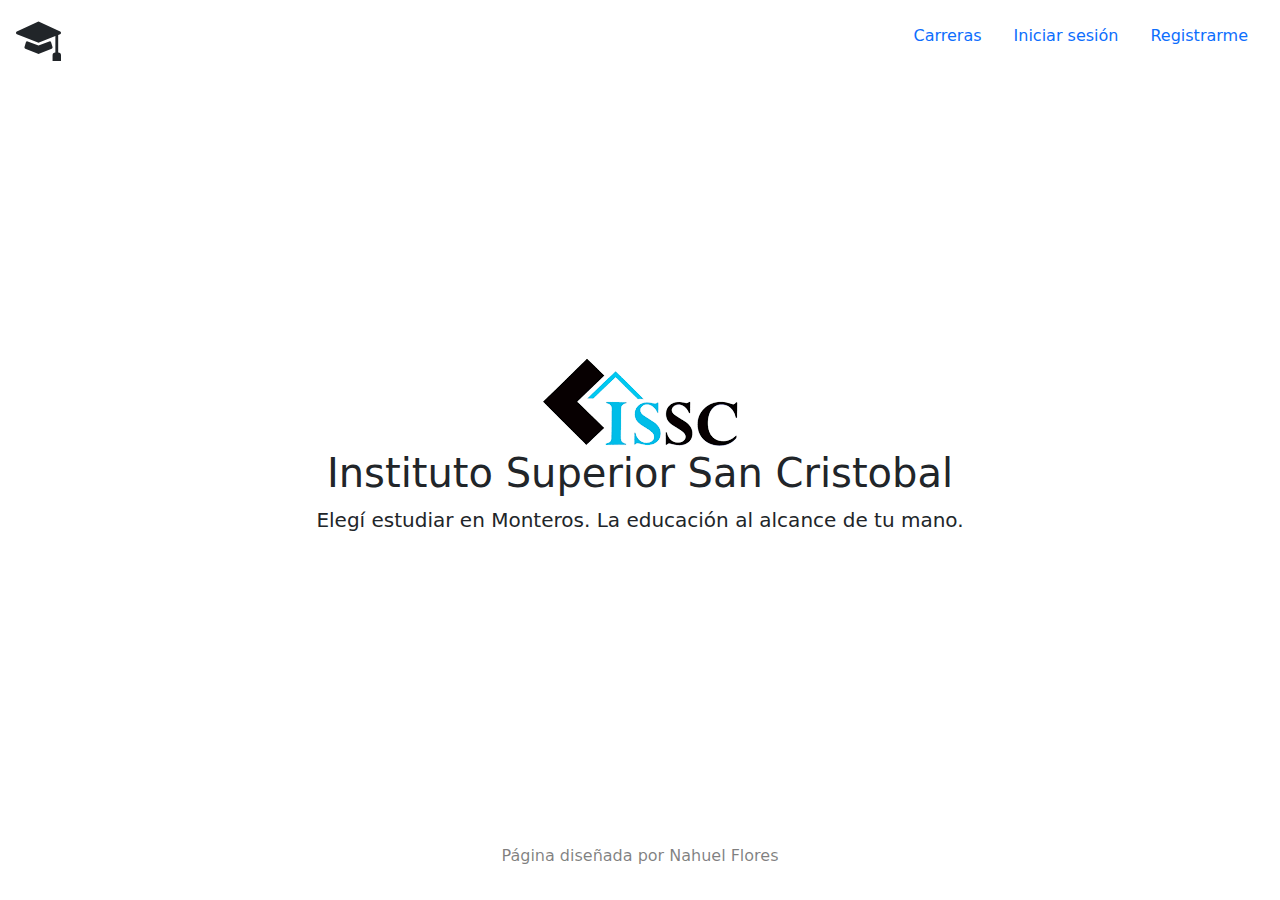
<file: issc/primera página web/index.html>
<!DOCTYPE html>
<html lang="en" class="h-100">
<head>
  <meta charset="UTF-8">
  <meta http-equiv="X-UA-Compatible" content="IE=edge">
  <meta name="viewport" content="width=device-width, initial-scale=1.0">
  <script src="js\bootstrap.bundle.js"></script>
  <link rel="stylesheet" href="css\bootstrap.min.css">
  <link rel="stylesheet" href="D:\Descargas 2\issc\primera página web\bootstrap-5.1.3-examples\cover\cover.css">
  <link rel="stylesheet" href="https://cdn.jsdelivr.net/npm/bootstrap-icons@1.8.1/font/bootstrap-icons.css">
  <link rel="icon" href="imagenes\icono de inicio de sesion.png">
  <title>Instituto Superior San Cristobal</title>
</head>

<body class="d-flex h-100 text-center text-black bg-white">
  <!-- Encabezado -->
  <div class="cover-container d-flex w-100 h-100 p-3 mx-auto flex-column">
    <header class="mb-auto">
      <div>
        <svg xmlns="http://www.w3.org/2000/svg" width="45" height="45" fill="currentColor" class="float-md-start mb-0" viewBox="0 0 16 16">
          <path d="M8.211 2.047a.5.5 0 0 0-.422 0l-7.5 3.5a.5.5 0 0 0 .025.917l7.5 3a.5.5 0 0 0 .372 0L14 7.14V13a1 1 0 0 0-1 1v2h3v-2a1 1 0 0 0-1-1V6.739l.686-.275a.5.5 0 0 0 .025-.917l-7.5-3.5Z"/>
          <path d="M4.176 9.032a.5.5 0 0 0-.656.327l-.5 1.7a.5.5 0 0 0 .294.605l4.5 1.8a.5.5 0 0 0 .372 0l4.5-1.8a.5.5 0 0 0 .294-.605l-.5-1.7a.5.5 0 0 0-.656-.327L8 10.466 4.176 9.032Z"/>
        </svg>
        <nav class="nav nav-masthead justify-content-center float-md-end">
          <a class="nav-link active" aria-current="page" href="D:\Descargas 2\issc\primera página web\carreras2.html">Carreras</a>
          <a class="nav-link" href="D:\Descargas 2\issc\primera página web\ingresar.html">Iniciar sesión</a>
          <a class="nav-link" href="D:\Descargas 2\issc\primera página web\registrarse.html">Registrarme</a>
        </nav>
      </div>
    </header>
      <!-- icono animado -->
    <main class="px-3">
      <section class="banner contenedor">
        <div class="banner_img">
          <img src="imagenes\icono de inicio de sesion.png" alt="">
        </div>
      </section>
      
      <h1>Instituto Superior San Cristobal</h1>
      <p class="lead">Elegí estudiar en Monteros. La educación al alcance de tu mano.</p>
      </p>
    </main>
    <footer class="mt-auto text-black-50">
      <p>Página diseñada por Nahuel Flores</p>
    </footer>
  </div>
</body>
</html>
</file>
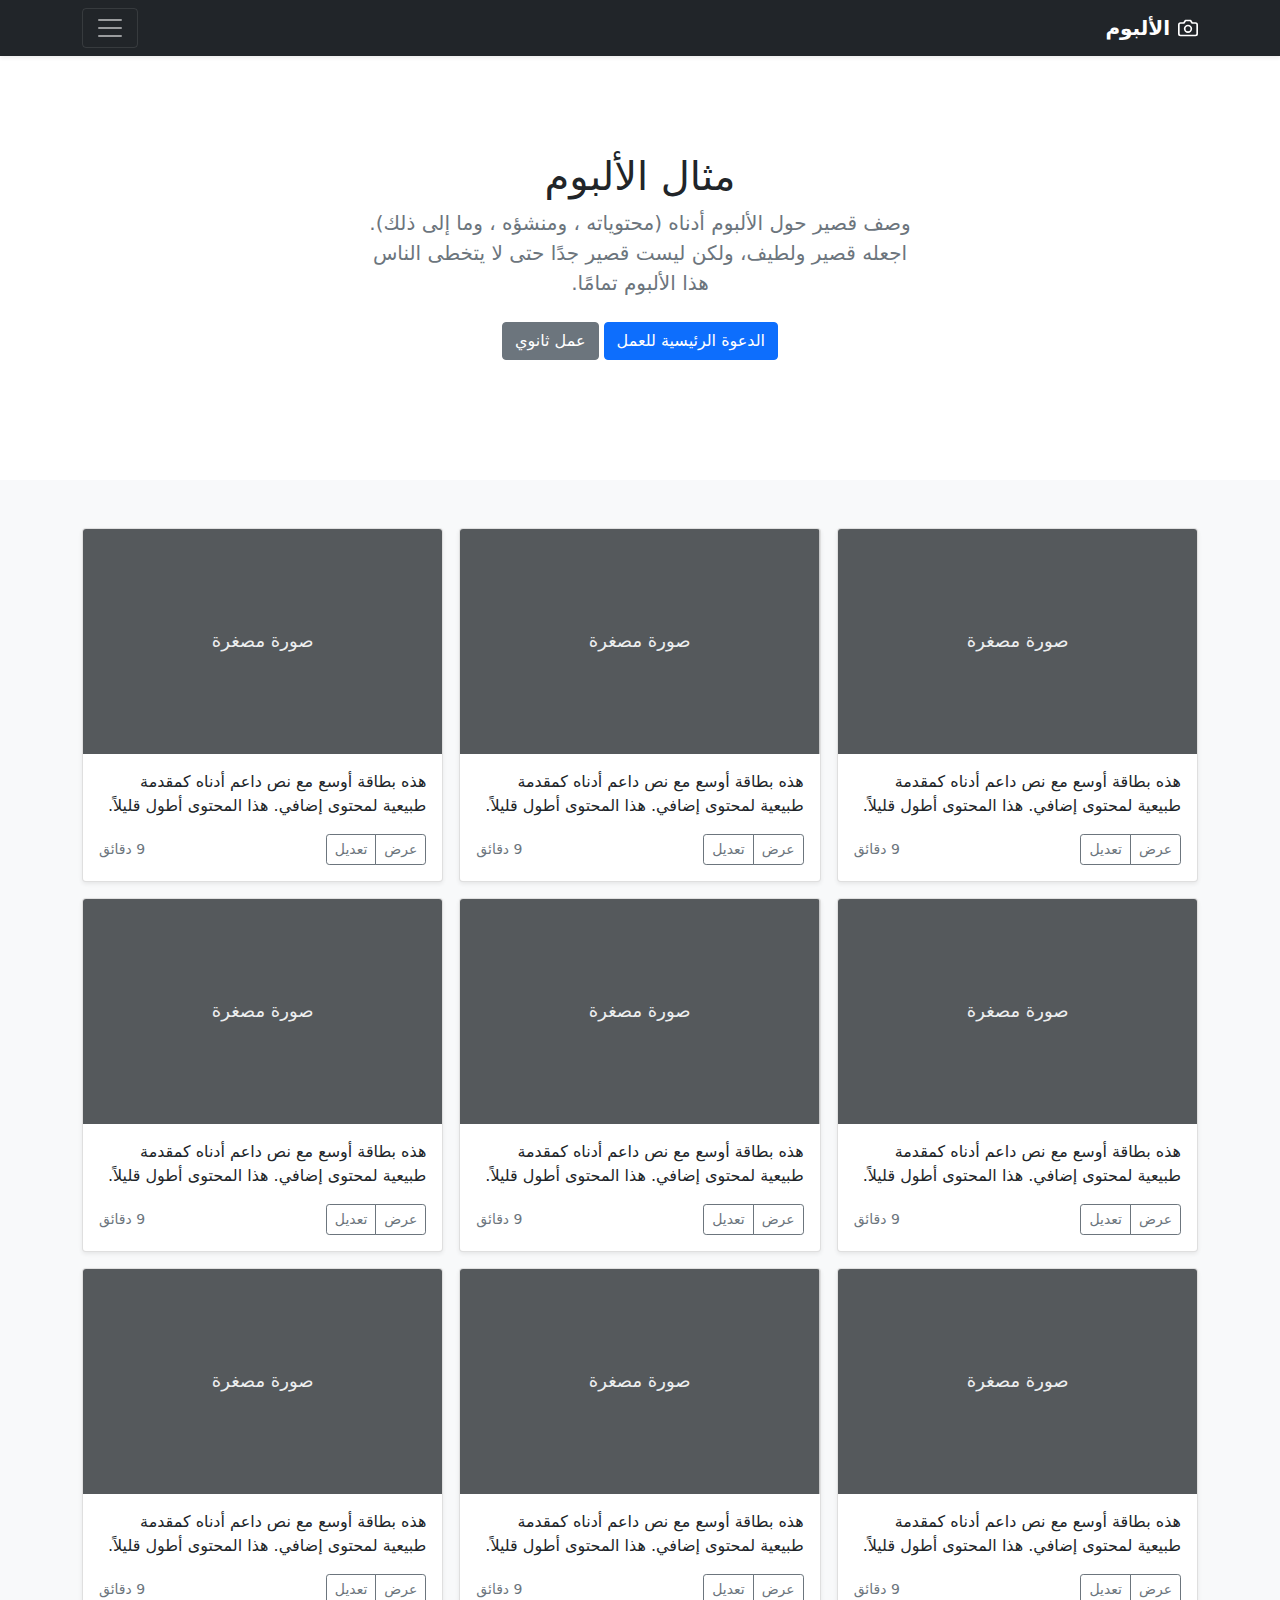
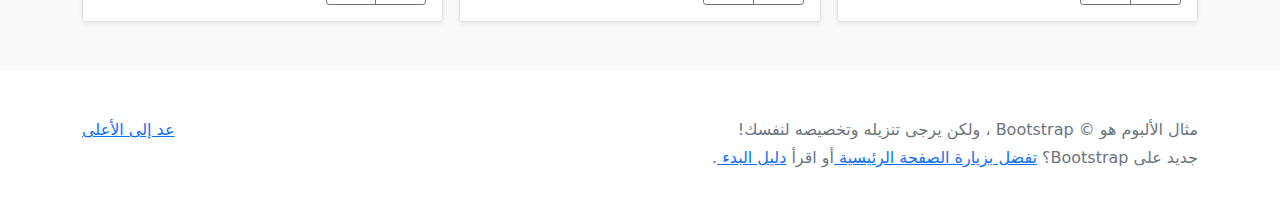
<file: issc/primera página web/bootstrap-5.1.3-examples/album-rtl/index.html>
<!doctype html>
<html lang="ar" dir="rtl">
  <head>
    <meta charset="utf-8">
    <meta name="viewport" content="width=device-width, initial-scale=1">
    <meta name="description" content="">
    <meta name="author" content="Mark Otto, Jacob Thornton, and Bootstrap contributors">
    <meta name="generator" content="Hugo 0.88.1">
    <title>مثال الألبوم · Bootstrap v5.1</title>

    <link rel="canonical" href="https://getbootstrap.com/docs/5.1/examples/album-rtl/">

    

    <!-- Bootstrap core CSS -->
<link href="../assets/dist/css/bootstrap.rtl.min.css" rel="stylesheet">

    <style>
      .bd-placeholder-img {
        font-size: 1.125rem;
        text-anchor: middle;
        -webkit-user-select: none;
        -moz-user-select: none;
        user-select: none;
      }

      @media (min-width: 768px) {
        .bd-placeholder-img-lg {
          font-size: 3.5rem;
        }
      }
    </style>

    
  </head>
  <body>
    
<header>
  <div class="collapse bg-dark" id="navbarHeader">
    <div class="container">
      <div class="row">
        <div class="col-sm-8 col-md-7 py-4">
          <h4 class="text-white">حول</h4>
          <p class="text-muted">أضف بعض المعلومات حول الألبوم، المؤلف، أو أي سياق خلفية آخر. اجعلها بضع جمل حتى يتمكن الزوار من التقاط بعض التلميحات المفيدة. ثم اربطها ببعض مواقع التواصل الاجتماعي أو معلومات الاتصال.</p>
        </div>
        <div class="col-sm-4 offset-md-1 py-4">
          <h4 class="text-white">تواصل معي</h4>
          <ul class="list-unstyled">
            <li><a href="#" class="text-white">تابعني على تويتر</a></li>
            <li><a href="#" class="text-white">شاركني الإعجاب في فيسبوك</a></li>
            <li><a href="#" class="text-white">راسلني على البريد الإلكتروني</a></li>
          </ul>
        </div>
      </div>
    </div>
  </div>
  <div class="navbar navbar-dark bg-dark shadow-sm">
    <div class="container">
      <a href="#" class="navbar-brand d-flex align-items-center">
        <svg xmlns="http://www.w3.org/2000/svg" width="20" height="20" fill="none" stroke="currentColor" stroke-linecap="round" stroke-linejoin="round" stroke-width="2" aria-hidden="true" class="me-2" viewBox="0 0 24 24"><path d="M23 19a2 2 0 0 1-2 2H3a2 2 0 0 1-2-2V8a2 2 0 0 1 2-2h4l2-3h6l2 3h4a2 2 0 0 1 2 2z"/><circle cx="12" cy="13" r="4"/></svg>
        <strong>الألبوم</strong>
      </a>
      <button class="navbar-toggler" type="button" data-bs-toggle="collapse" data-bs-target="#navbarHeader" aria-controls="navbarHeader" aria-expanded="false" aria-label="تبديل التنقل">
        <span class="navbar-toggler-icon"></span>
      </button>
    </div>
  </div>
</header>

<main>

  <section class="py-5 text-center container">
    <div class="row py-lg-5">
      <div class="col-lg-6 col-md-8 mx-auto">
        <h1 class="fw-light">مثال الألبوم</h1>
        <p class="lead text-muted">وصف قصير حول الألبوم أدناه (محتوياته ، ومنشؤه ، وما إلى ذلك). اجعله قصير ولطيف، ولكن ليست قصير جدًا حتى لا يتخطى الناس هذا الألبوم تمامًا.</p>
        <p>
          <a href="#" class="btn btn-primary my-2">الدعوة الرئيسية للعمل</a>
          <a href="#" class="btn btn-secondary my-2">عمل ثانوي</a>
        </p>
      </div>
    </div>
  </section>

  <div class="album py-5 bg-light">
    <div class="container">

      <div class="row row-cols-1 row-cols-sm-2 row-cols-md-3 g-3">
        <div class="col">
          <div class="card shadow-sm">
            <svg class="bd-placeholder-img card-img-top" width="100%" height="225" xmlns="http://www.w3.org/2000/svg" role="img" aria-label="Placeholder: صورة مصغرة" preserveAspectRatio="xMidYMid slice" focusable="false"><title>Placeholder</title><rect width="100%" height="100%" fill="#55595c"/><text x="50%" y="50%" fill="#eceeef" dy=".3em">صورة مصغرة</text></svg>

            <div class="card-body">
              <p class="card-text">هذه بطاقة أوسع مع نص داعم أدناه كمقدمة طبيعية لمحتوى إضافي. هذا المحتوى أطول قليلاً.</p>
              <div class="d-flex justify-content-between align-items-center">
                <div class="btn-group">
                  <button type="button" class="btn btn-sm btn-outline-secondary">عرض</button>
                  <button type="button" class="btn btn-sm btn-outline-secondary">تعديل</button>
                </div>
                <small class="text-muted">9 دقائق</small>
              </div>
            </div>
          </div>
        </div>
        <div class="col">
          <div class="card shadow-sm">
            <svg class="bd-placeholder-img card-img-top" width="100%" height="225" xmlns="http://www.w3.org/2000/svg" role="img" aria-label="Placeholder: صورة مصغرة" preserveAspectRatio="xMidYMid slice" focusable="false"><title>Placeholder</title><rect width="100%" height="100%" fill="#55595c"/><text x="50%" y="50%" fill="#eceeef" dy=".3em">صورة مصغرة</text></svg>

            <div class="card-body">
              <p class="card-text">هذه بطاقة أوسع مع نص داعم أدناه كمقدمة طبيعية لمحتوى إضافي. هذا المحتوى أطول قليلاً.</p>
              <div class="d-flex justify-content-between align-items-center">
                <div class="btn-group">
                  <button type="button" class="btn btn-sm btn-outline-secondary">عرض</button>
                  <button type="button" class="btn btn-sm btn-outline-secondary">تعديل</button>
                </div>
                <small class="text-muted">9 دقائق</small>
              </div>
            </div>
          </div>
        </div>
        <div class="col">
          <div class="card shadow-sm">
            <svg class="bd-placeholder-img card-img-top" width="100%" height="225" xmlns="http://www.w3.org/2000/svg" role="img" aria-label="Placeholder: صورة مصغرة" preserveAspectRatio="xMidYMid slice" focusable="false"><title>Placeholder</title><rect width="100%" height="100%" fill="#55595c"/><text x="50%" y="50%" fill="#eceeef" dy=".3em">صورة مصغرة</text></svg>

            <div class="card-body">
              <p class="card-text">هذه بطاقة أوسع مع نص داعم أدناه كمقدمة طبيعية لمحتوى إضافي. هذا المحتوى أطول قليلاً.</p>
              <div class="d-flex justify-content-between align-items-center">
                <div class="btn-group">
                  <button type="button" class="btn btn-sm btn-outline-secondary">عرض</button>
                  <button type="button" class="btn btn-sm btn-outline-secondary">تعديل</button>
                </div>
                <small class="text-muted">9 دقائق</small>
              </div>
            </div>
          </div>
        </div>

        <div class="col">
          <div class="card shadow-sm">
            <svg class="bd-placeholder-img card-img-top" width="100%" height="225" xmlns="http://www.w3.org/2000/svg" role="img" aria-label="Placeholder: صورة مصغرة" preserveAspectRatio="xMidYMid slice" focusable="false"><title>Placeholder</title><rect width="100%" height="100%" fill="#55595c"/><text x="50%" y="50%" fill="#eceeef" dy=".3em">صورة مصغرة</text></svg>

            <div class="card-body">
              <p class="card-text">هذه بطاقة أوسع مع نص داعم أدناه كمقدمة طبيعية لمحتوى إضافي. هذا المحتوى أطول قليلاً.</p>
              <div class="d-flex justify-content-between align-items-center">
                <div class="btn-group">
                  <button type="button" class="btn btn-sm btn-outline-secondary">عرض</button>
                  <button type="button" class="btn btn-sm btn-outline-secondary">تعديل</button>
                </div>
                <small class="text-muted">9 دقائق</small>
              </div>
            </div>
          </div>
        </div>
        <div class="col">
          <div class="card shadow-sm">
            <svg class="bd-placeholder-img card-img-top" width="100%" height="225" xmlns="http://www.w3.org/2000/svg" role="img" aria-label="Placeholder: صورة مصغرة" preserveAspectRatio="xMidYMid slice" focusable="false"><title>Placeholder</title><rect width="100%" height="100%" fill="#55595c"/><text x="50%" y="50%" fill="#eceeef" dy=".3em">صورة مصغرة</text></svg>

            <div class="card-body">
              <p class="card-text">هذه بطاقة أوسع مع نص داعم أدناه كمقدمة طبيعية لمحتوى إضافي. هذا المحتوى أطول قليلاً.</p>
              <div class="d-flex justify-content-between align-items-center">
                <div class="btn-group">
                  <button type="button" class="btn btn-sm btn-outline-secondary">عرض</button>
                  <button type="button" class="btn btn-sm btn-outline-secondary">تعديل</button>
                </div>
                <small class="text-muted">9 دقائق</small>
              </div>
            </div>
          </div>
        </div>
        <div class="col">
          <div class="card shadow-sm">
            <svg class="bd-placeholder-img card-img-top" width="100%" height="225" xmlns="http://www.w3.org/2000/svg" role="img" aria-label="Placeholder: صورة مصغرة" preserveAspectRatio="xMidYMid slice" focusable="false"><title>Placeholder</title><rect width="100%" height="100%" fill="#55595c"/><text x="50%" y="50%" fill="#eceeef" dy=".3em">صورة مصغرة</text></svg>

            <div class="card-body">
              <p class="card-text">هذه بطاقة أوسع مع نص داعم أدناه كمقدمة طبيعية لمحتوى إضافي. هذا المحتوى أطول قليلاً.</p>
              <div class="d-flex justify-content-between align-items-center">
                <div class="btn-group">
                  <button type="button" class="btn btn-sm btn-outline-secondary">عرض</button>
                  <button type="button" class="btn btn-sm btn-outline-secondary">تعديل</button>
                </div>
                <small class="text-muted">9 دقائق</small>
              </div>
            </div>
          </div>
        </div>

        <div class="col">
          <div class="card shadow-sm">
            <svg class="bd-placeholder-img card-img-top" width="100%" height="225" xmlns="http://www.w3.org/2000/svg" role="img" aria-label="Placeholder: صورة مصغرة" preserveAspectRatio="xMidYMid slice" focusable="false"><title>Placeholder</title><rect width="100%" height="100%" fill="#55595c"/><text x="50%" y="50%" fill="#eceeef" dy=".3em">صورة مصغرة</text></svg>

            <div class="card-body">
              <p class="card-text">هذه بطاقة أوسع مع نص داعم أدناه كمقدمة طبيعية لمحتوى إضافي. هذا المحتوى أطول قليلاً.</p>
              <div class="d-flex justify-content-between align-items-center">
                <div class="btn-group">
                  <button type="button" class="btn btn-sm btn-outline-secondary">عرض</button>
                  <button type="button" class="btn btn-sm btn-outline-secondary">تعديل</button>
                </div>
                <small class="text-muted">9 دقائق</small>
              </div>
            </div>
          </div>
        </div>
        <div class="col">
          <div class="card shadow-sm">
            <svg class="bd-placeholder-img card-img-top" width="100%" height="225" xmlns="http://www.w3.org/2000/svg" role="img" aria-label="Placeholder: صورة مصغرة" preserveAspectRatio="xMidYMid slice" focusable="false"><title>Placeholder</title><rect width="100%" height="100%" fill="#55595c"/><text x="50%" y="50%" fill="#eceeef" dy=".3em">صورة مصغرة</text></svg>

            <div class="card-body">
              <p class="card-text">هذه بطاقة أوسع مع نص داعم أدناه كمقدمة طبيعية لمحتوى إضافي. هذا المحتوى أطول قليلاً.</p>
              <div class="d-flex justify-content-between align-items-center">
                <div class="btn-group">
                  <button type="button" class="btn btn-sm btn-outline-secondary">عرض</button>
                  <button type="button" class="btn btn-sm btn-outline-secondary">تعديل</button>
                </div>
                <small class="text-muted">9 دقائق</small>
              </div>
            </div>
          </div>
        </div>
        <div class="col">
          <div class="card shadow-sm">
            <svg class="bd-placeholder-img card-img-top" width="100%" height="225" xmlns="http://www.w3.org/2000/svg" role="img" aria-label="Placeholder: صورة مصغرة" preserveAspectRatio="xMidYMid slice" focusable="false"><title>Placeholder</title><rect width="100%" height="100%" fill="#55595c"/><text x="50%" y="50%" fill="#eceeef" dy=".3em">صورة مصغرة</text></svg>

            <div class="card-body">
              <p class="card-text">هذه بطاقة أوسع مع نص داعم أدناه كمقدمة طبيعية لمحتوى إضافي. هذا المحتوى أطول قليلاً.</p>
              <div class="d-flex justify-content-between align-items-center">
                <div class="btn-group">
                  <button type="button" class="btn btn-sm btn-outline-secondary">عرض</button>
                  <button type="button" class="btn btn-sm btn-outline-secondary">تعديل</button>
                </div>
                <small class="text-muted">9 دقائق</small>
              </div>
            </div>
          </div>
        </div>
      </div>
    </div>
  </div>

</main>

<footer class="text-muted py-5">
  <div class="container">
    <p class="float-end mb-1">
      <a href="#">عد إلى الأعلى</a>
    </p>
    <p class="mb-1">مثال الألبوم هو © Bootstrap ، ولكن يرجى تنزيله وتخصيصه لنفسك!</p>
    <p class="mb-0">جديد على Bootstrap؟ <a href="/"> تفضل بزيارة الصفحة الرئيسية </a> أو اقرأ <a href="../getting-started/introduction/ "> دليل البدء </a>.</p>
  </div>
</footer>


    <script src="../assets/dist/js/bootstrap.bundle.min.js"></script>

      
  </body>
</html>
</file>
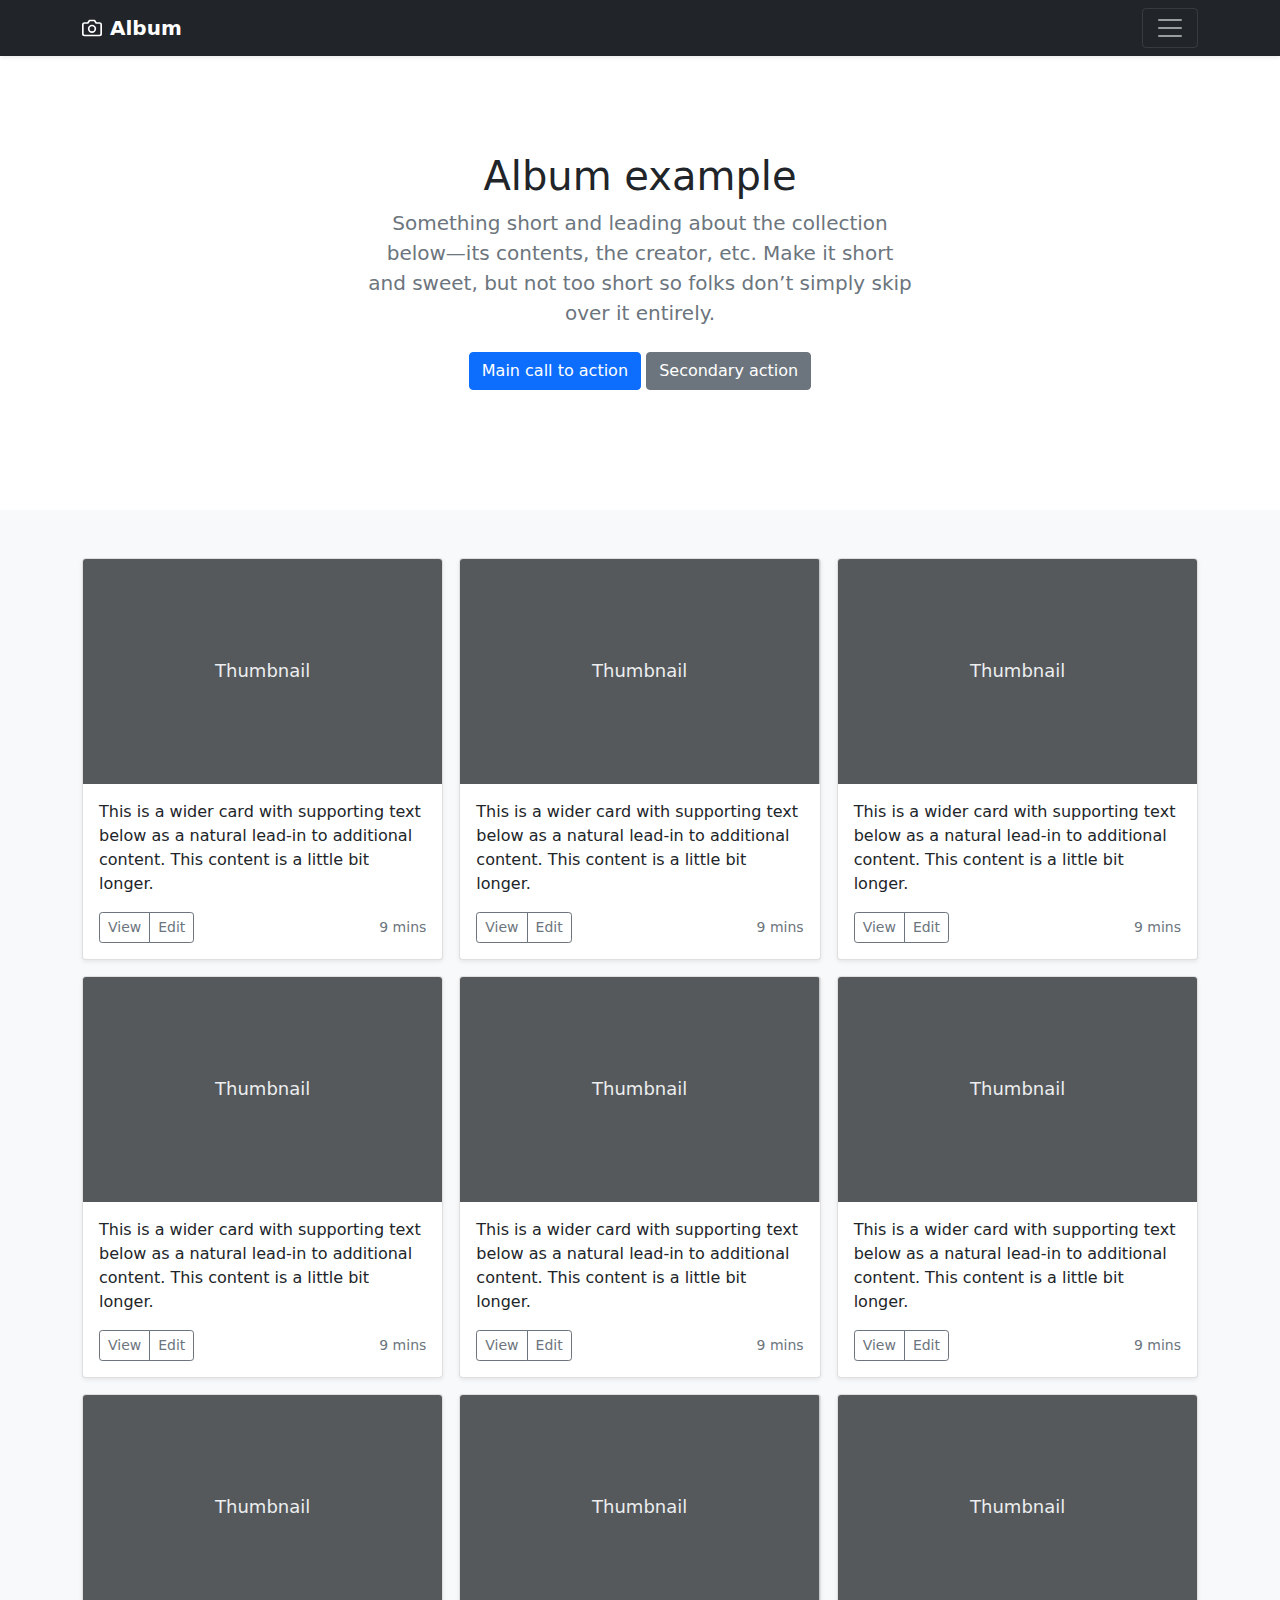
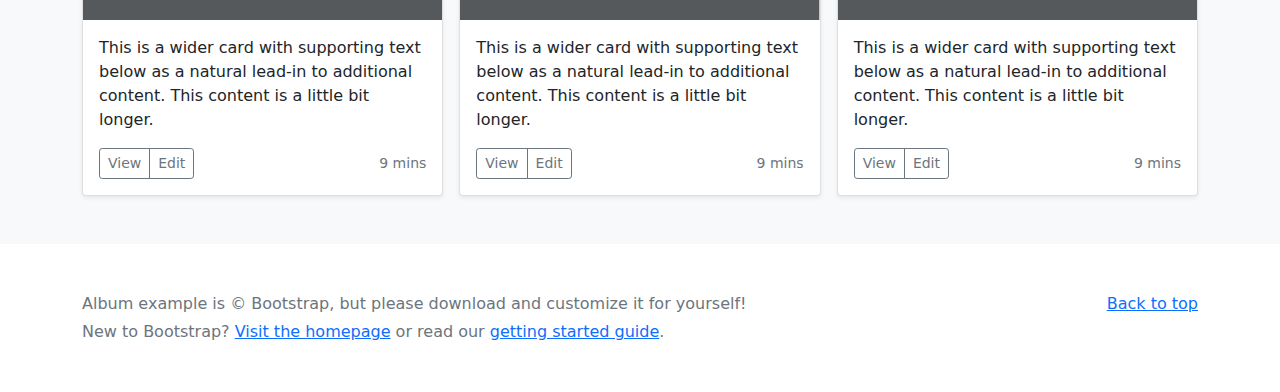
<file: issc/primera página web/bootstrap-5.1.3-examples/album/index.html>
<!doctype html>
<html lang="en">
  <head>
    <meta charset="utf-8">
    <meta name="viewport" content="width=device-width, initial-scale=1">
    <meta name="description" content="">
    <meta name="author" content="Mark Otto, Jacob Thornton, and Bootstrap contributors">
    <meta name="generator" content="Hugo 0.88.1">
    <title>Album example · Bootstrap v5.1</title>

    <link rel="canonical" href="https://getbootstrap.com/docs/5.1/examples/album/">

    

    <!-- Bootstrap core CSS -->
<link href="../assets/dist/css/bootstrap.min.css" rel="stylesheet">

    <style>
      .bd-placeholder-img {
        font-size: 1.125rem;
        text-anchor: middle;
        -webkit-user-select: none;
        -moz-user-select: none;
        user-select: none;
      }

      @media (min-width: 768px) {
        .bd-placeholder-img-lg {
          font-size: 3.5rem;
        }
      }
    </style>

    
  </head>
  <body>
    
<header>
  <div class="collapse bg-dark" id="navbarHeader">
    <div class="container">
      <div class="row">
        <div class="col-sm-8 col-md-7 py-4">
          <h4 class="text-white">About</h4>
          <p class="text-muted">Add some information about the album below, the author, or any other background context. Make it a few sentences long so folks can pick up some informative tidbits. Then, link them off to some social networking sites or contact information.</p>
        </div>
        <div class="col-sm-4 offset-md-1 py-4">
          <h4 class="text-white">Contact</h4>
          <ul class="list-unstyled">
            <li><a href="#" class="text-white">Follow on Twitter</a></li>
            <li><a href="#" class="text-white">Like on Facebook</a></li>
            <li><a href="#" class="text-white">Email me</a></li>
          </ul>
        </div>
      </div>
    </div>
  </div>
  <div class="navbar navbar-dark bg-dark shadow-sm">
    <div class="container">
      <a href="#" class="navbar-brand d-flex align-items-center">
        <svg xmlns="http://www.w3.org/2000/svg" width="20" height="20" fill="none" stroke="currentColor" stroke-linecap="round" stroke-linejoin="round" stroke-width="2" aria-hidden="true" class="me-2" viewBox="0 0 24 24"><path d="M23 19a2 2 0 0 1-2 2H3a2 2 0 0 1-2-2V8a2 2 0 0 1 2-2h4l2-3h6l2 3h4a2 2 0 0 1 2 2z"/><circle cx="12" cy="13" r="4"/></svg>
        <strong>Album</strong>
      </a>
      <button class="navbar-toggler" type="button" data-bs-toggle="collapse" data-bs-target="#navbarHeader" aria-controls="navbarHeader" aria-expanded="false" aria-label="Toggle navigation">
        <span class="navbar-toggler-icon"></span>
      </button>
    </div>
  </div>
</header>

<main>

  <section class="py-5 text-center container">
    <div class="row py-lg-5">
      <div class="col-lg-6 col-md-8 mx-auto">
        <h1 class="fw-light">Album example</h1>
        <p class="lead text-muted">Something short and leading about the collection below—its contents, the creator, etc. Make it short and sweet, but not too short so folks don’t simply skip over it entirely.</p>
        <p>
          <a href="#" class="btn btn-primary my-2">Main call to action</a>
          <a href="#" class="btn btn-secondary my-2">Secondary action</a>
        </p>
      </div>
    </div>
  </section>

  <div class="album py-5 bg-light">
    <div class="container">

      <div class="row row-cols-1 row-cols-sm-2 row-cols-md-3 g-3">
        <div class="col">
          <div class="card shadow-sm">
            <svg class="bd-placeholder-img card-img-top" width="100%" height="225" xmlns="http://www.w3.org/2000/svg" role="img" aria-label="Placeholder: Thumbnail" preserveAspectRatio="xMidYMid slice" focusable="false"><title>Placeholder</title><rect width="100%" height="100%" fill="#55595c"/><text x="50%" y="50%" fill="#eceeef" dy=".3em">Thumbnail</text></svg>

            <div class="card-body">
              <p class="card-text">This is a wider card with supporting text below as a natural lead-in to additional content. This content is a little bit longer.</p>
              <div class="d-flex justify-content-between align-items-center">
                <div class="btn-group">
                  <button type="button" class="btn btn-sm btn-outline-secondary">View</button>
                  <button type="button" class="btn btn-sm btn-outline-secondary">Edit</button>
                </div>
                <small class="text-muted">9 mins</small>
              </div>
            </div>
          </div>
        </div>
        <div class="col">
          <div class="card shadow-sm">
            <svg class="bd-placeholder-img card-img-top" width="100%" height="225" xmlns="http://www.w3.org/2000/svg" role="img" aria-label="Placeholder: Thumbnail" preserveAspectRatio="xMidYMid slice" focusable="false"><title>Placeholder</title><rect width="100%" height="100%" fill="#55595c"/><text x="50%" y="50%" fill="#eceeef" dy=".3em">Thumbnail</text></svg>

            <div class="card-body">
              <p class="card-text">This is a wider card with supporting text below as a natural lead-in to additional content. This content is a little bit longer.</p>
              <div class="d-flex justify-content-between align-items-center">
                <div class="btn-group">
                  <button type="button" class="btn btn-sm btn-outline-secondary">View</button>
                  <button type="button" class="btn btn-sm btn-outline-secondary">Edit</button>
                </div>
                <small class="text-muted">9 mins</small>
              </div>
            </div>
          </div>
        </div>
        <div class="col">
          <div class="card shadow-sm">
            <svg class="bd-placeholder-img card-img-top" width="100%" height="225" xmlns="http://www.w3.org/2000/svg" role="img" aria-label="Placeholder: Thumbnail" preserveAspectRatio="xMidYMid slice" focusable="false"><title>Placeholder</title><rect width="100%" height="100%" fill="#55595c"/><text x="50%" y="50%" fill="#eceeef" dy=".3em">Thumbnail</text></svg>

            <div class="card-body">
              <p class="card-text">This is a wider card with supporting text below as a natural lead-in to additional content. This content is a little bit longer.</p>
              <div class="d-flex justify-content-between align-items-center">
                <div class="btn-group">
                  <button type="button" class="btn btn-sm btn-outline-secondary">View</button>
                  <button type="button" class="btn btn-sm btn-outline-secondary">Edit</button>
                </div>
                <small class="text-muted">9 mins</small>
              </div>
            </div>
          </div>
        </div>

        <div class="col">
          <div class="card shadow-sm">
            <svg class="bd-placeholder-img card-img-top" width="100%" height="225" xmlns="http://www.w3.org/2000/svg" role="img" aria-label="Placeholder: Thumbnail" preserveAspectRatio="xMidYMid slice" focusable="false"><title>Placeholder</title><rect width="100%" height="100%" fill="#55595c"/><text x="50%" y="50%" fill="#eceeef" dy=".3em">Thumbnail</text></svg>

            <div class="card-body">
              <p class="card-text">This is a wider card with supporting text below as a natural lead-in to additional content. This content is a little bit longer.</p>
              <div class="d-flex justify-content-between align-items-center">
                <div class="btn-group">
                  <button type="button" class="btn btn-sm btn-outline-secondary">View</button>
                  <button type="button" class="btn btn-sm btn-outline-secondary">Edit</button>
                </div>
                <small class="text-muted">9 mins</small>
              </div>
            </div>
          </div>
        </div>
        <div class="col">
          <div class="card shadow-sm">
            <svg class="bd-placeholder-img card-img-top" width="100%" height="225" xmlns="http://www.w3.org/2000/svg" role="img" aria-label="Placeholder: Thumbnail" preserveAspectRatio="xMidYMid slice" focusable="false"><title>Placeholder</title><rect width="100%" height="100%" fill="#55595c"/><text x="50%" y="50%" fill="#eceeef" dy=".3em">Thumbnail</text></svg>

            <div class="card-body">
              <p class="card-text">This is a wider card with supporting text below as a natural lead-in to additional content. This content is a little bit longer.</p>
              <div class="d-flex justify-content-between align-items-center">
                <div class="btn-group">
                  <button type="button" class="btn btn-sm btn-outline-secondary">View</button>
                  <button type="button" class="btn btn-sm btn-outline-secondary">Edit</button>
                </div>
                <small class="text-muted">9 mins</small>
              </div>
            </div>
          </div>
        </div>
        <div class="col">
          <div class="card shadow-sm">
            <svg class="bd-placeholder-img card-img-top" width="100%" height="225" xmlns="http://www.w3.org/2000/svg" role="img" aria-label="Placeholder: Thumbnail" preserveAspectRatio="xMidYMid slice" focusable="false"><title>Placeholder</title><rect width="100%" height="100%" fill="#55595c"/><text x="50%" y="50%" fill="#eceeef" dy=".3em">Thumbnail</text></svg>

            <div class="card-body">
              <p class="card-text">This is a wider card with supporting text below as a natural lead-in to additional content. This content is a little bit longer.</p>
              <div class="d-flex justify-content-between align-items-center">
                <div class="btn-group">
                  <button type="button" class="btn btn-sm btn-outline-secondary">View</button>
                  <button type="button" class="btn btn-sm btn-outline-secondary">Edit</button>
                </div>
                <small class="text-muted">9 mins</small>
              </div>
            </div>
          </div>
        </div>

        <div class="col">
          <div class="card shadow-sm">
            <svg class="bd-placeholder-img card-img-top" width="100%" height="225" xmlns="http://www.w3.org/2000/svg" role="img" aria-label="Placeholder: Thumbnail" preserveAspectRatio="xMidYMid slice" focusable="false"><title>Placeholder</title><rect width="100%" height="100%" fill="#55595c"/><text x="50%" y="50%" fill="#eceeef" dy=".3em">Thumbnail</text></svg>

            <div class="card-body">
              <p class="card-text">This is a wider card with supporting text below as a natural lead-in to additional content. This content is a little bit longer.</p>
              <div class="d-flex justify-content-between align-items-center">
                <div class="btn-group">
                  <button type="button" class="btn btn-sm btn-outline-secondary">View</button>
                  <button type="button" class="btn btn-sm btn-outline-secondary">Edit</button>
                </div>
                <small class="text-muted">9 mins</small>
              </div>
            </div>
          </div>
        </div>
        <div class="col">
          <div class="card shadow-sm">
            <svg class="bd-placeholder-img card-img-top" width="100%" height="225" xmlns="http://www.w3.org/2000/svg" role="img" aria-label="Placeholder: Thumbnail" preserveAspectRatio="xMidYMid slice" focusable="false"><title>Placeholder</title><rect width="100%" height="100%" fill="#55595c"/><text x="50%" y="50%" fill="#eceeef" dy=".3em">Thumbnail</text></svg>

            <div class="card-body">
              <p class="card-text">This is a wider card with supporting text below as a natural lead-in to additional content. This content is a little bit longer.</p>
              <div class="d-flex justify-content-between align-items-center">
                <div class="btn-group">
                  <button type="button" class="btn btn-sm btn-outline-secondary">View</button>
                  <button type="button" class="btn btn-sm btn-outline-secondary">Edit</button>
                </div>
                <small class="text-muted">9 mins</small>
              </div>
            </div>
          </div>
        </div>
        <div class="col">
          <div class="card shadow-sm">
            <svg class="bd-placeholder-img card-img-top" width="100%" height="225" xmlns="http://www.w3.org/2000/svg" role="img" aria-label="Placeholder: Thumbnail" preserveAspectRatio="xMidYMid slice" focusable="false"><title>Placeholder</title><rect width="100%" height="100%" fill="#55595c"/><text x="50%" y="50%" fill="#eceeef" dy=".3em">Thumbnail</text></svg>

            <div class="card-body">
              <p class="card-text">This is a wider card with supporting text below as a natural lead-in to additional content. This content is a little bit longer.</p>
              <div class="d-flex justify-content-between align-items-center">
                <div class="btn-group">
                  <button type="button" class="btn btn-sm btn-outline-secondary">View</button>
                  <button type="button" class="btn btn-sm btn-outline-secondary">Edit</button>
                </div>
                <small class="text-muted">9 mins</small>
              </div>
            </div>
          </div>
        </div>
      </div>
    </div>
  </div>

</main>

<footer class="text-muted py-5">
  <div class="container">
    <p class="float-end mb-1">
      <a href="#">Back to top</a>
    </p>
    <p class="mb-1">Album example is &copy; Bootstrap, but please download and customize it for yourself!</p>
    <p class="mb-0">New to Bootstrap? <a href="/">Visit the homepage</a> or read our <a href="../getting-started/introduction/">getting started guide</a>.</p>
  </div>
</footer>


    <script src="../assets/dist/js/bootstrap.bundle.min.js"></script>

      
  </body>
</html>
</file>
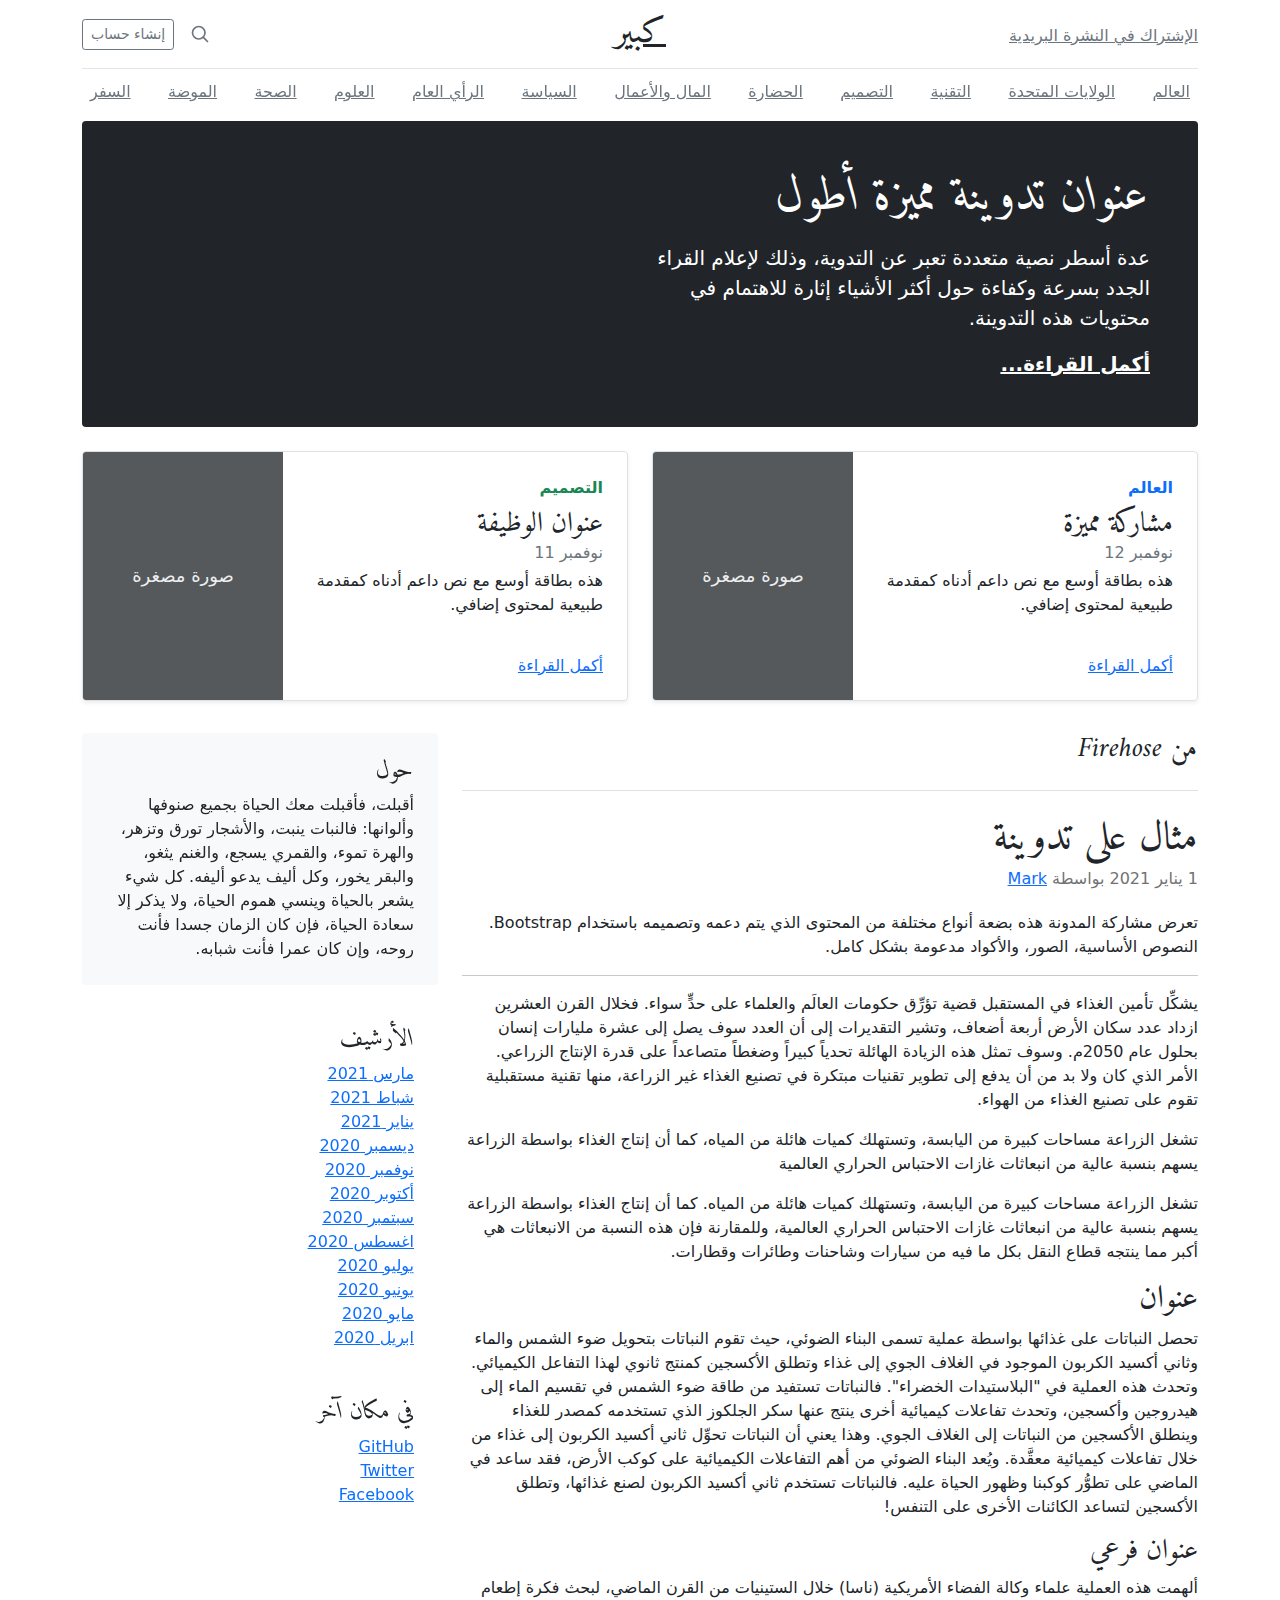
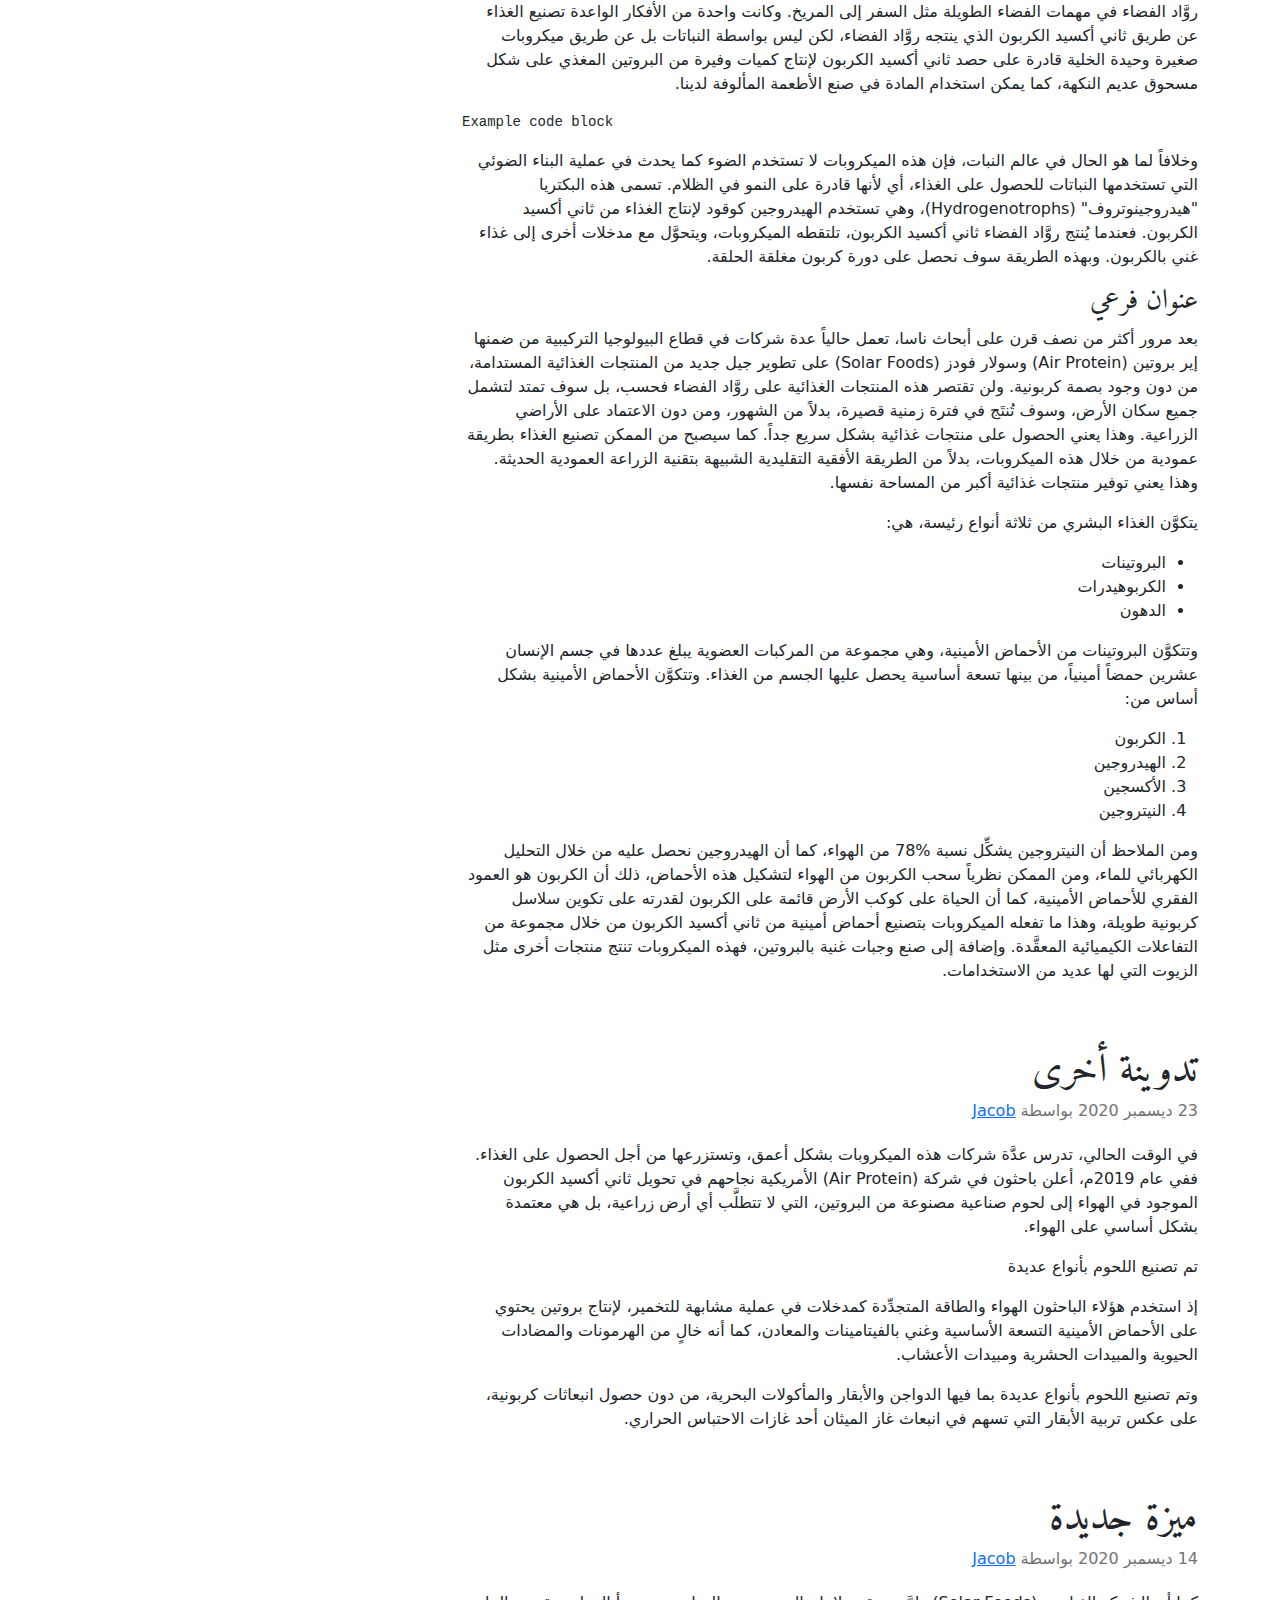
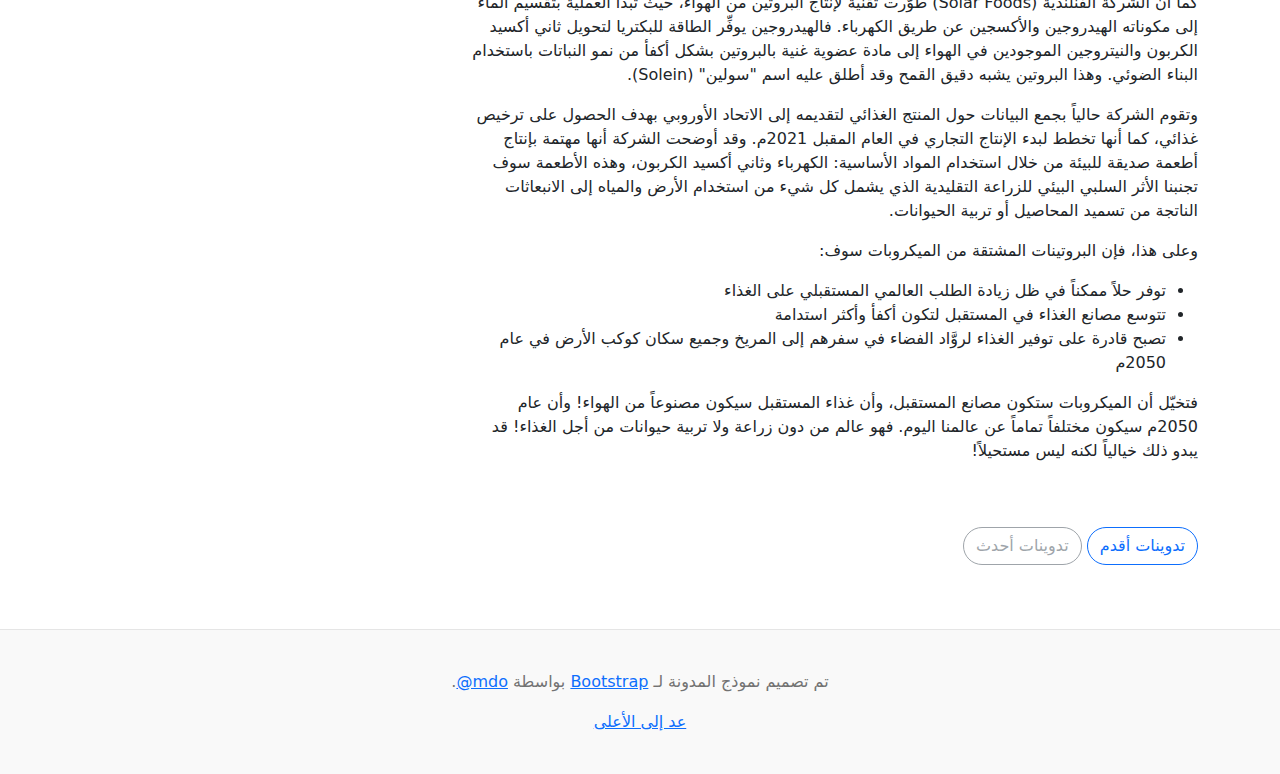
<file: issc/primera página web/bootstrap-5.1.3-examples/blog-rtl/index.html>
<!doctype html>
<html lang="ar" dir="rtl">
  <head>
    <meta charset="utf-8">
    <meta name="viewport" content="width=device-width, initial-scale=1">
    <meta name="description" content="">
    <meta name="author" content="Mark Otto, Jacob Thornton, and Bootstrap contributors">
    <meta name="generator" content="Hugo 0.88.1">
    <title>قالب المدونة · Bootstrap v5.1</title>

    <link rel="canonical" href="https://getbootstrap.com/docs/5.1/examples/blog-rtl/">

    

    <!-- Bootstrap core CSS -->
<link href="../assets/dist/css/bootstrap.rtl.min.css" rel="stylesheet">

    <style>
      .bd-placeholder-img {
        font-size: 1.125rem;
        text-anchor: middle;
        -webkit-user-select: none;
        -moz-user-select: none;
        user-select: none;
      }

      @media (min-width: 768px) {
        .bd-placeholder-img-lg {
          font-size: 3.5rem;
        }
      }
    </style>

    
    <!-- Custom styles for this template -->
    <link href="https://fonts.googleapis.com/css?family=Amiri:wght@400;700&amp;display=swap" rel="stylesheet">
    <!-- Custom styles for this template -->
    <link href="../blog/blog.rtl.css" rel="stylesheet">
  </head>
  <body>
    
<div class="container">
  <header class="blog-header py-3">
    <div class="row flex-nowrap justify-content-between align-items-center">
      <div class="col-4 pt-1">
        <a class="link-secondary" href="#">الإشتراك في النشرة البريدية</a>
      </div>
      <div class="col-4 text-center">
        <a class="blog-header-logo text-dark" href="#">كبير</a>
      </div>
      <div class="col-4 d-flex justify-content-end align-items-center">
        <a class="link-secondary" href="#" aria-label="بحث">
          <svg xmlns="http://www.w3.org/2000/svg" width="20" height="20" fill="none" stroke="currentColor" stroke-linecap="round" stroke-linejoin="round" stroke-width="2" class="mx-3" role="img" viewBox="0 0 24 24"><title>بحث</title><circle cx="10.5" cy="10.5" r="7.5"/><path d="M21 21l-5.2-5.2"/></svg>
        </a>
        <a class="btn btn-sm btn-outline-secondary" href="#">إنشاء حساب</a>
      </div>
    </div>
  </header>

  <div class="nav-scroller py-1 mb-2">
    <nav class="nav d-flex justify-content-between">
      <a class="p-2 link-secondary" href="#">العالم</a>
      <a class="p-2 link-secondary" href="#">الولايات المتحدة</a>
      <a class="p-2 link-secondary" href="#">التقنية</a>
      <a class="p-2 link-secondary" href="#">التصميم</a>
      <a class="p-2 link-secondary" href="#">الحضارة</a>
      <a class="p-2 link-secondary" href="#">المال والأعمال</a>
      <a class="p-2 link-secondary" href="#">السياسة</a>
      <a class="p-2 link-secondary" href="#">الرأي العام</a>
      <a class="p-2 link-secondary" href="#">العلوم</a>
      <a class="p-2 link-secondary" href="#">الصحة</a>
      <a class="p-2 link-secondary" href="#">الموضة</a>
      <a class="p-2 link-secondary" href="#">السفر</a>
    </nav>
  </div>
</div>

<main class="container">
  <div class="p-4 p-md-5 mb-4 text-white rounded bg-dark">
    <div class="col-md-6 px-0">
      <h1 class="display-4 fst-italic">عنوان تدوينة مميزة أطول</h1>
      <p class="lead my-3">عدة أسطر نصية متعددة تعبر عن التدوية، وذلك لإعلام القراء الجدد بسرعة وكفاءة حول أكثر الأشياء إثارة للاهتمام في محتويات هذه التدوينة.</p>
      <p class="lead mb-0"><a href="#" class="text-white fw-bold">أكمل القراءة...</a></p>
    </div>
  </div>

  <div class="row mb-2">
    <div class="col-md-6">
      <div class="row g-0 border rounded overflow-hidden flex-md-row mb-4 shadow-sm h-md-250 position-relative">
        <div class="col p-4 d-flex flex-column position-static">
          <strong class="d-inline-block mb-2 text-primary">العالم</strong>
          <h3 class="mb-0">مشاركة مميزة</h3>
          <div class="mb-1 text-muted">نوفمبر 12</div>
          <p class="card-text mb-auto">هذه بطاقة أوسع مع نص داعم أدناه كمقدمة طبيعية لمحتوى إضافي.</p>
          <a href="#" class="stretched-link">أكمل القراءة</a>
        </div>
        <div class="col-auto d-none d-lg-block">
          <svg class="bd-placeholder-img" width="200" height="250" xmlns="http://www.w3.org/2000/svg" role="img" aria-label="Placeholder: صورة مصغرة" preserveAspectRatio="xMidYMid slice" focusable="false"><title>Placeholder</title><rect width="100%" height="100%" fill="#55595c"/><text x="50%" y="50%" fill="#eceeef" dy=".3em">صورة مصغرة</text></svg>

        </div>
      </div>
    </div>
    <div class="col-md-6">
      <div class="row g-0 border rounded overflow-hidden flex-md-row mb-4 shadow-sm h-md-250 position-relative">
        <div class="col p-4 d-flex flex-column position-static">
          <strong class="d-inline-block mb-2 text-success">التصميم</strong>
          <h3 class="mb-0">عنوان الوظيفة</h3>
          <div class="mb-1 text-muted">نوفمبر 11</div>
          <p class="mb-auto">هذه بطاقة أوسع مع نص داعم أدناه كمقدمة طبيعية لمحتوى إضافي.</p>
          <a href="#" class="stretched-link">أكمل القراءة</a>
        </div>
        <div class="col-auto d-none d-lg-block">
          <svg class="bd-placeholder-img" width="200" height="250" xmlns="http://www.w3.org/2000/svg" role="img" aria-label="Placeholder: صورة مصغرة" preserveAspectRatio="xMidYMid slice" focusable="false"><title>Placeholder</title><rect width="100%" height="100%" fill="#55595c"/><text x="50%" y="50%" fill="#eceeef" dy=".3em">صورة مصغرة</text></svg>

        </div>
      </div>
    </div>
  </div>

  <div class="row">
    <div class="col-md-8">
      <h3 class="pb-4 mb-4 fst-italic border-bottom">
        من Firehose
      </h3>

      <article class="blog-post">
        <h2 class="blog-post-title">مثال على تدوينة</h2>
        <p class="blog-post-meta">1 يناير 2021 بواسطة <a href="#"> Mark </a></p>

        <p>تعرض مشاركة المدونة هذه بضعة أنواع مختلفة من المحتوى الذي يتم دعمه وتصميمه باستخدام Bootstrap. النصوص الأساسية، الصور، والأكواد مدعومة بشكل كامل.</p>
        <hr>
        <p>يشكِّل تأمين الغذاء في المستقبل قضية تؤرِّق حكومات العالَم والعلماء على حدٍّ سواء. فخلال القرن العشرين ازداد عدد سكان الأرض أربعة أضعاف، وتشير التقديرات إلى أن العدد سوف يصل إلى عشرة مليارات إنسان بحلول عام 2050م. وسوف تمثل هذه الزيادة الهائلة تحدياً كبيراً وضغطاً متصاعداً على قدرة الإنتاج الزراعي. الأمر الذي كان ولا بد من أن يدفع إلى تطوير تقنيات مبتكرة في تصنيع الغذاء غير الزراعة، منها تقنية مستقبلية تقوم على تصنيع الغذاء من الهواء.</p>
        <blockquote>
          <p>تشغل الزراعة مساحات كبيرة من اليابسة، وتستهلك كميات هائلة من المياه، كما أن إنتاج الغذاء بواسطة الزراعة يسهم بنسبة عالية من انبعاثات غازات الاحتباس الحراري العالمية</p>
        </blockquote>
        <p>تشغل الزراعة مساحات كبيرة من اليابسة، وتستهلك كميات هائلة من المياه. كما أن إنتاج الغذاء بواسطة الزراعة يسهم بنسبة عالية من انبعاثات غازات الاحتباس الحراري العالمية، وللمقارنة فإن هذه النسبة من الانبعاثات هي أكبر مما ينتجه قطاع النقل بكل ما فيه من سيارات وشاحنات وطائرات وقطارات.</p>
        <h2>عنوان</h2>
        <p>تحصل النباتات على غذائها بواسطة عملية تسمى البناء الضوئي، حيث تقوم النباتات بتحويل ضوء الشمس والماء وثاني أكسيد الكربون الموجود في الغلاف الجوي إلى غذاء وتطلق الأكسجين كمنتج ثانوي لهذا التفاعل الكيميائي. وتحدث هذه العملية في "البلاستيدات الخضراء". فالنباتات تستفيد من طاقة ضوء الشمس في تقسيم الماء إلى هيدروجين وأكسجين، وتحدث تفاعلات كيميائية أخرى ينتج عنها سكر الجلكوز الذي تستخدمه كمصدر للغذاء وينطلق الأكسجين من النباتات إلى الغلاف الجوي. وهذا يعني أن النباتات تحوِّل ثاني أكسيد الكربون إلى غذاء من خلال تفاعلات كيميائية معقَّدة. ويُعد البناء الضوئي من أهم التفاعلات الكيميائية على كوكب الأرض، فقد ساعد في الماضي على تطوُّر كوكبنا وظهور الحياة عليه. فالنباتات تستخدم ثاني أكسيد الكربون لصنع غذائها، وتطلق الأكسجين لتساعد الكائنات الأخرى على التنفس!</p>
        <h3>عنوان فرعي</h3>
        <p>ألهمت هذه العملية علماء وكالة الفضاء الأمريكية (ناسا) خلال الستينيات من القرن الماضي، لبحث فكرة إطعام روَّاد الفضاء في مهمات الفضاء الطويلة مثل السفر إلى المريخ. وكانت واحدة من الأفكار الواعدة تصنيع الغذاء عن طريق ثاني أكسيد الكربون الذي ينتجه روَّاد الفضاء، لكن ليس بواسطة النباتات بل عن طريق ميكروبات صغيرة وحيدة الخلية قادرة على حصد ثاني أكسيد الكربون لإنتاج كميات وفيرة من البروتين المغذي على شكل مسحوق عديم النكهة، كما يمكن استخدام المادة في صنع الأطعمة المألوفة لدينا.</p>
        <pre><code>Example code block</code></pre>
        <p>وخلافاً لما هو الحال في عالم النبات، فإن هذه الميكروبات لا تستخدم الضوء كما يحدث في عملية البناء الضوئي التي تستخدمها النباتات للحصول على الغذاء، أي لأنها قادرة على النمو في الظلام. تسمى هذه البكتريا "هيدروجينوتروف" (Hydrogenotrophs)، وهي تستخدم الهيدروجين كوقود لإنتاج الغذاء من ثاني أكسيد الكربون. فعندما يُنتج روَّاد الفضاء ثاني أكسيد الكربون، تلتقطه الميكروبات، ويتحوَّل مع مدخلات أخرى إلى غذاء غني بالكربون. وبهذه الطريقة سوف نحصل على دورة كربون مغلقة الحلقة.</p>
        <h3>عنوان فرعي</h3>
        <p>بعد مرور أكثر من نصف قرن على أبحاث ناسا، تعمل حالياً عدة شركات في قطاع البيولوجيا التركيبية من ضمنها إير بروتين (Air Protein) وسولار فودز (Solar Foods) على تطوير جيل جديد من المنتجات الغذائية المستدامة، من دون وجود بصمة كربونية. ولن تقتصر هذه المنتجات الغذائية على روَّاد الفضاء فحسب، بل سوف تمتد لتشمل جميع سكان الأرض، وسوف تُنتَج في فترة زمنية قصيرة، بدلاً من الشهور، ومن دون الاعتماد على الأراضي الزراعية. وهذا يعني الحصول على منتجات غذائية بشكل سريع جداً. كما سيصبح من الممكن تصنيع الغذاء بطريقة عمودية من خلال هذه الميكروبات، بدلاً من الطريقة الأفقية التقليدية الشبيهة بتقنية الزراعة العمودية الحديثة. وهذا يعني توفير منتجات غذائية أكبر من المساحة نفسها.</p>
        <p>يتكوَّن الغذاء البشري من ثلاثة أنواع رئيسة، هي:</p>
        <ul>
          <li>البروتينات</li>
          <li>الكربوهيدرات</li>
          <li>الدهون</li>
        </ul>
        <p>وتتكوَّن البروتينات من الأحماض الأمينية، وهي مجموعة من المركبات العضوية يبلغ عددها في جسم الإنسان عشرين حمضاً أمينياً، من بينها تسعة أساسية يحصل عليها الجسم من الغذاء. وتتكوَّن الأحماض الأمينية بشكل أساس من:</p>
        <ol>
          <li>الكربون</li>
          <li>الهيدروجين</li>
          <li>الأكسجين</li>
          <li>النيتروجين</li>
        </ol>
        <p>ومن الملاحظ أن النيتروجين يشكِّل نسبة %78 من الهواء، كما أن الهيدروجين نحصل عليه من خلال التحليل الكهربائي للماء، ومن الممكن نظرياً سحب الكربون من الهواء لتشكيل هذه الأحماض، ذلك أن الكربون هو العمود الفقري للأحماض الأمينية، كما أن الحياة على كوكب الأرض قائمة على الكربون لقدرته على تكوين سلاسل كربونية طويلة، وهذا ما تفعله الميكروبات بتصنيع أحماض أمينية من ثاني أكسيد الكربون من خلال مجموعة من التفاعلات الكيميائية المعقَّدة. وإضافة إلى صنع وجبات غنية بالبروتين، فهذه الميكروبات تنتج منتجات أخرى مثل الزيوت التي لها عديد من الاستخدامات.</p>
      </article>

      <article class="blog-post">
        <h2 class="blog-post-title">تدوينة أخرى</h2>
        <p class="blog-post-meta">23 ديسمبر 2020 بواسطة <a href="#">Jacob</a></p>

        <p>في الوقت الحالي، تدرس عدَّة شركات هذه الميكروبات بشكل أعمق، وتستزرعها من أجل الحصول على الغذاء. ففي عام 2019م، أعلن باحثون في شركة (Air Protein) الأمريكية نجاحهم في تحويل ثاني أكسيد الكربون الموجود في الهواء إلى لحوم صناعية مصنوعة من البروتين، التي لا تتطلَّب أي أرض زراعية، بل هي معتمدة بشكل أساسي على الهواء.</p>
        <blockquote>
          <p>تم تصنيع اللحوم بأنواع عديدة</p>
        </blockquote>
        <p>إذ استخدم هؤلاء الباحثون الهواء والطاقة المتجدِّدة كمدخلات في عملية مشابهة للتخمير، لإنتاج بروتين يحتوي على الأحماض الأمينية التسعة الأساسية وغني بالفيتامينات والمعادن، كما أنه خالٍ من الهرمونات والمضادات الحيوية والمبيدات الحشرية ومبيدات الأعشاب.</p>
        <p> وتم تصنيع اللحوم بأنواع عديدة بما فيها الدواجن والأبقار والمأكولات البحرية، من دون حصول انبعاثات كربونية، على عكس تربية الأبقار التي تسهم في انبعاث غاز الميثان أحد غازات الاحتباس الحراري.</p>
      </article>

      <article class="blog-post">
        <h2 class="blog-post-title">ميزة جديدة</h2>
        <p class="blog-post-meta">14 ديسمبر 2020 بواسطة <a href="#">Jacob</a></p>

        <p>كما أن الشركة الفنلندية (Solar Foods) طوَّرت تقنية لإنتاج البروتين من الهواء، حيث تبدأ العملية بتقسيم الماء إلى مكوناته الهيدروجين والأكسجين عن طريق الكهرباء. فالهيدروجين يوفِّر الطاقة للبكتريا لتحويل ثاني أكسيد الكربون والنيتروجين الموجودين في الهواء إلى مادة عضوية غنية بالبروتين بشكل أكفأ من نمو النباتات باستخدام البناء الضوئي. وهذا البروتين يشبه دقيق القمح وقد أطلق عليه اسم "سولين" (Solein).</p>
        <p>وتقوم الشركة حالياً بجمع البيانات حول المنتج الغذائي لتقديمه إلى الاتحاد الأوروبي بهدف الحصول على ترخيص غذائي، كما أنها تخطط لبدء الإنتاج التجاري في العام المقبل 2021م. وقد أوضحت الشركة أنها مهتمة بإنتاج أطعمة صديقة للبيئة من خلال استخدام المواد الأساسية: الكهرباء وثاني أكسيد الكربون، وهذه الأطعمة سوف تجنبنا الأثر السلبي البيئي للزراعة التقليدية الذي يشمل كل شيء من استخدام الأرض والمياه إلى الانبعاثات الناتجة من تسميد المحاصيل أو تربية الحيوانات.</p>
        <p>وعلى هذا، فإن البروتينات المشتقة من الميكروبات سوف:</p>
        <ul>
          <li>توفر حلاً ممكناً في ظل زيادة الطلب العالمي المستقبلي على الغذاء</li>
          <li>تتوسع مصانع الغذاء في المستقبل لتكون أكفأ وأكثر استدامة</li>
          <li>تصبح قادرة على توفير الغذاء لروَّاد الفضاء في سفرهم إلى المريخ وجميع سكان كوكب الأرض في عام 2050م</li>
        </ul>
        <p>فتخيّل أن الميكروبات ستكون مصانع المستقبل، وأن غذاء المستقبل سيكون مصنوعاً من الهواء! وأن عام 2050م سيكون مختلفاً تماماً عن عالمنا اليوم. فهو عالم من دون زراعة ولا تربية حيوانات من أجل الغذاء! قد يبدو ذلك خيالياً لكنه ليس مستحيلاً!</p>
      </article>

      <nav class="blog-pagination" aria-label="Pagination">
        <a class="btn btn-outline-primary" href="#">تدوينات أقدم</a>
        <a class="btn btn-outline-secondary disabled">تدوينات أحدث</a>
      </nav>

    </div>

    <div class="col-md-4">
      <div class="position-sticky" style="top: 2rem;">
        <div class="p-4 mb-3 bg-light rounded">
          <h4 class="fst-italic">حول</h4>
          <p class="mb-0">أقبلت، فأقبلت معك الحياة بجميع صنوفها وألوانها: فالنبات ينبت، والأشجار تورق وتزهر، والهرة تموء، والقمري يسجع، والغنم يثغو، والبقر يخور، وكل أليف يدعو أليفه. كل شيء يشعر بالحياة وينسي هموم الحياة، ولا يذكر إلا سعادة الحياة، فإن كان الزمان جسدا فأنت روحه، وإن كان عمرا فأنت شبابه.</p>
        </div>

        <div class="p-4">
          <h4 class="fst-italic">الأرشيف</h4>
          <ol class="list-unstyled mb-0">
            <li><a href="#">مارس 2021</a></li>
            <li><a href="#">شباط 2021</a></li>
            <li><a href="#">يناير 2021</a></li>
            <li><a href="#">ديسمبر 2020</a></li>
            <li><a href="#">نوفمبر 2020</a></li>
            <li><a href="#">أكتوبر 2020</a></li>
            <li><a href="#">سبتمبر 2020</a></li>
            <li><a href="#">اغسطس 2020</a></li>
            <li><a href="#">يوليو 2020</a></li>
            <li><a href="#">يونيو 2020</a></li>
            <li><a href="#">مايو 2020</a></li>
            <li><a href="#">ابريل 2020</a></li>
          </ol>
        </div>

        <div class="p-4">
          <h4 class="fst-italic">في مكان آخر</h4>
          <ol class="list-unstyled">
            <li><a href="#">GitHub</a></li>
            <li><a href="#">Twitter</a></li>
            <li><a href="#">Facebook</a></li>
          </ol>
        </div>
      </div>
    </div>
  </div>

</main>

<footer class="blog-footer">
  <p>تم تصميم نموذج المدونة لـ <a href="https://getbootstrap.com/">Bootstrap</a> بواسطة <a href="https://twitter.com/mdo"><bdi lang="en" dir="ltr">@mdo</bdi></a>.</p>
  <p>
    <a href="#">عد إلى الأعلى</a>
  </p>
</footer>


    
  </body>
</html>
</file>
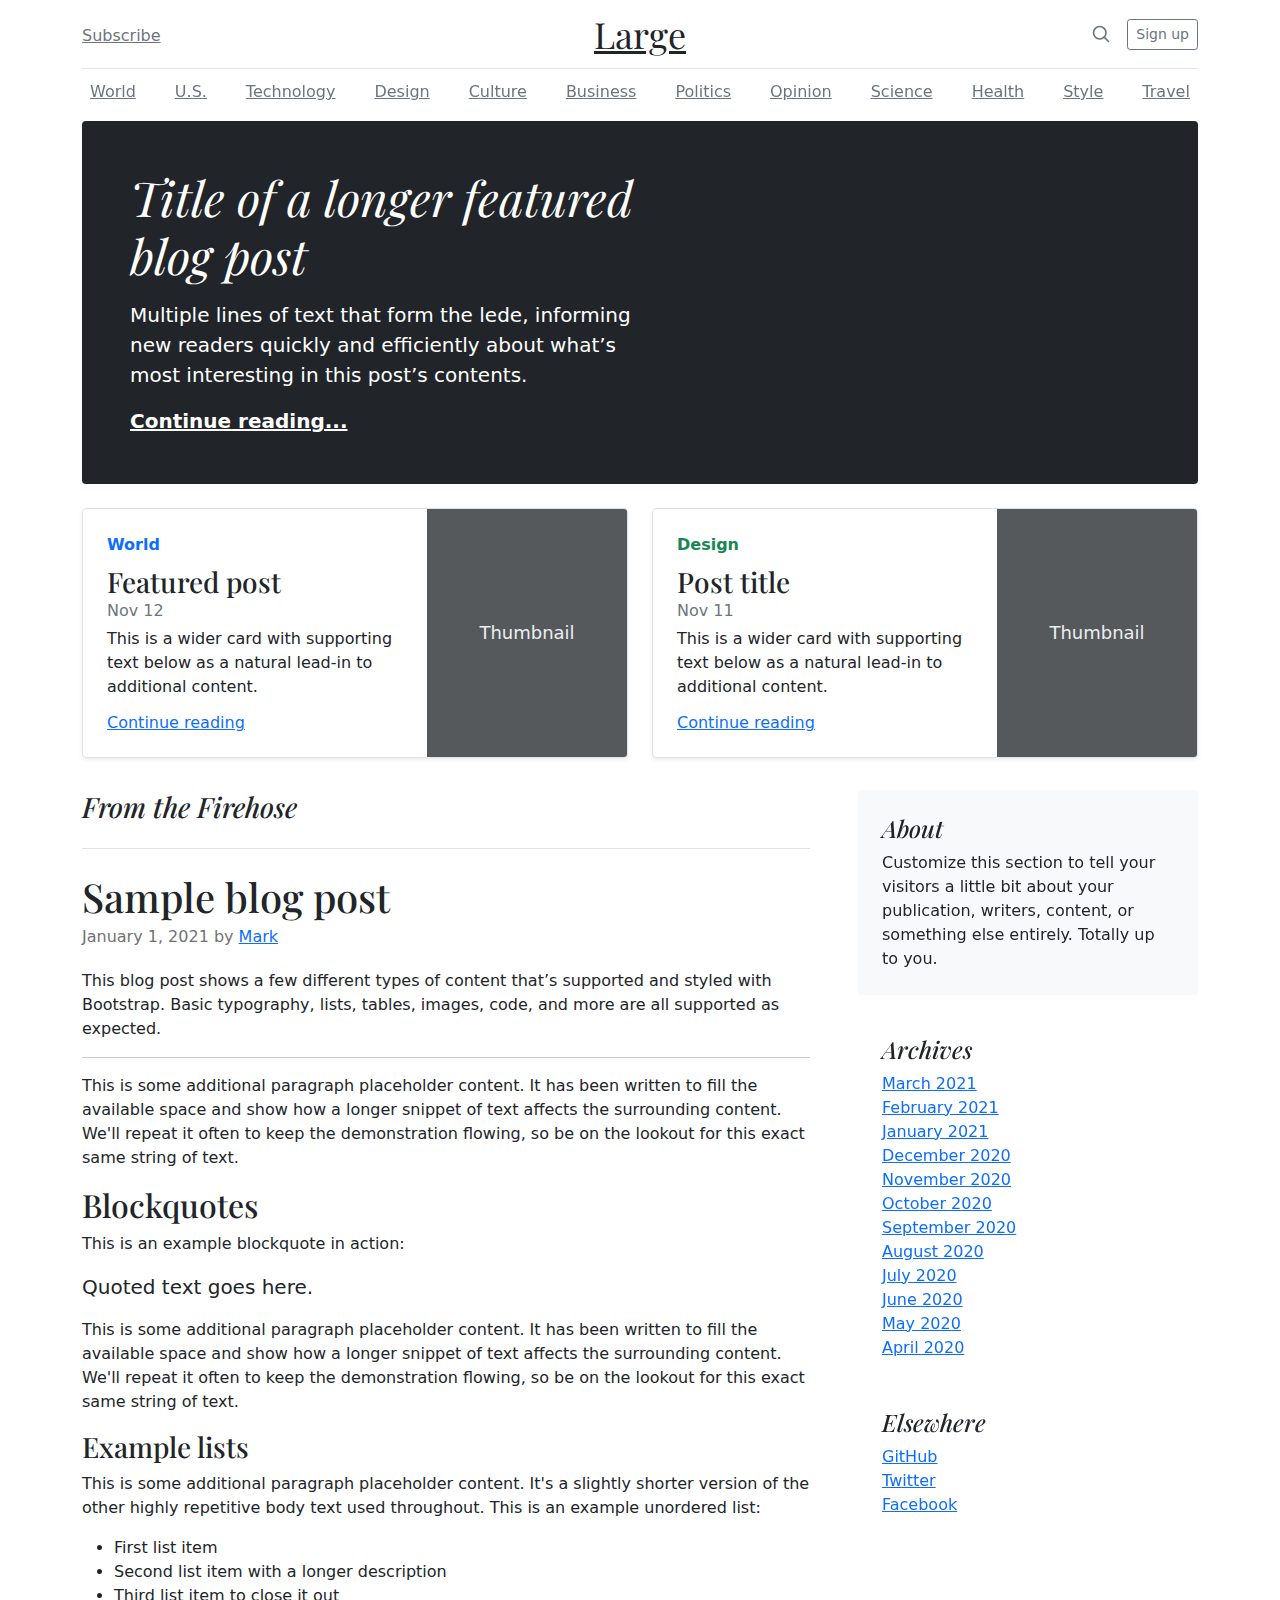
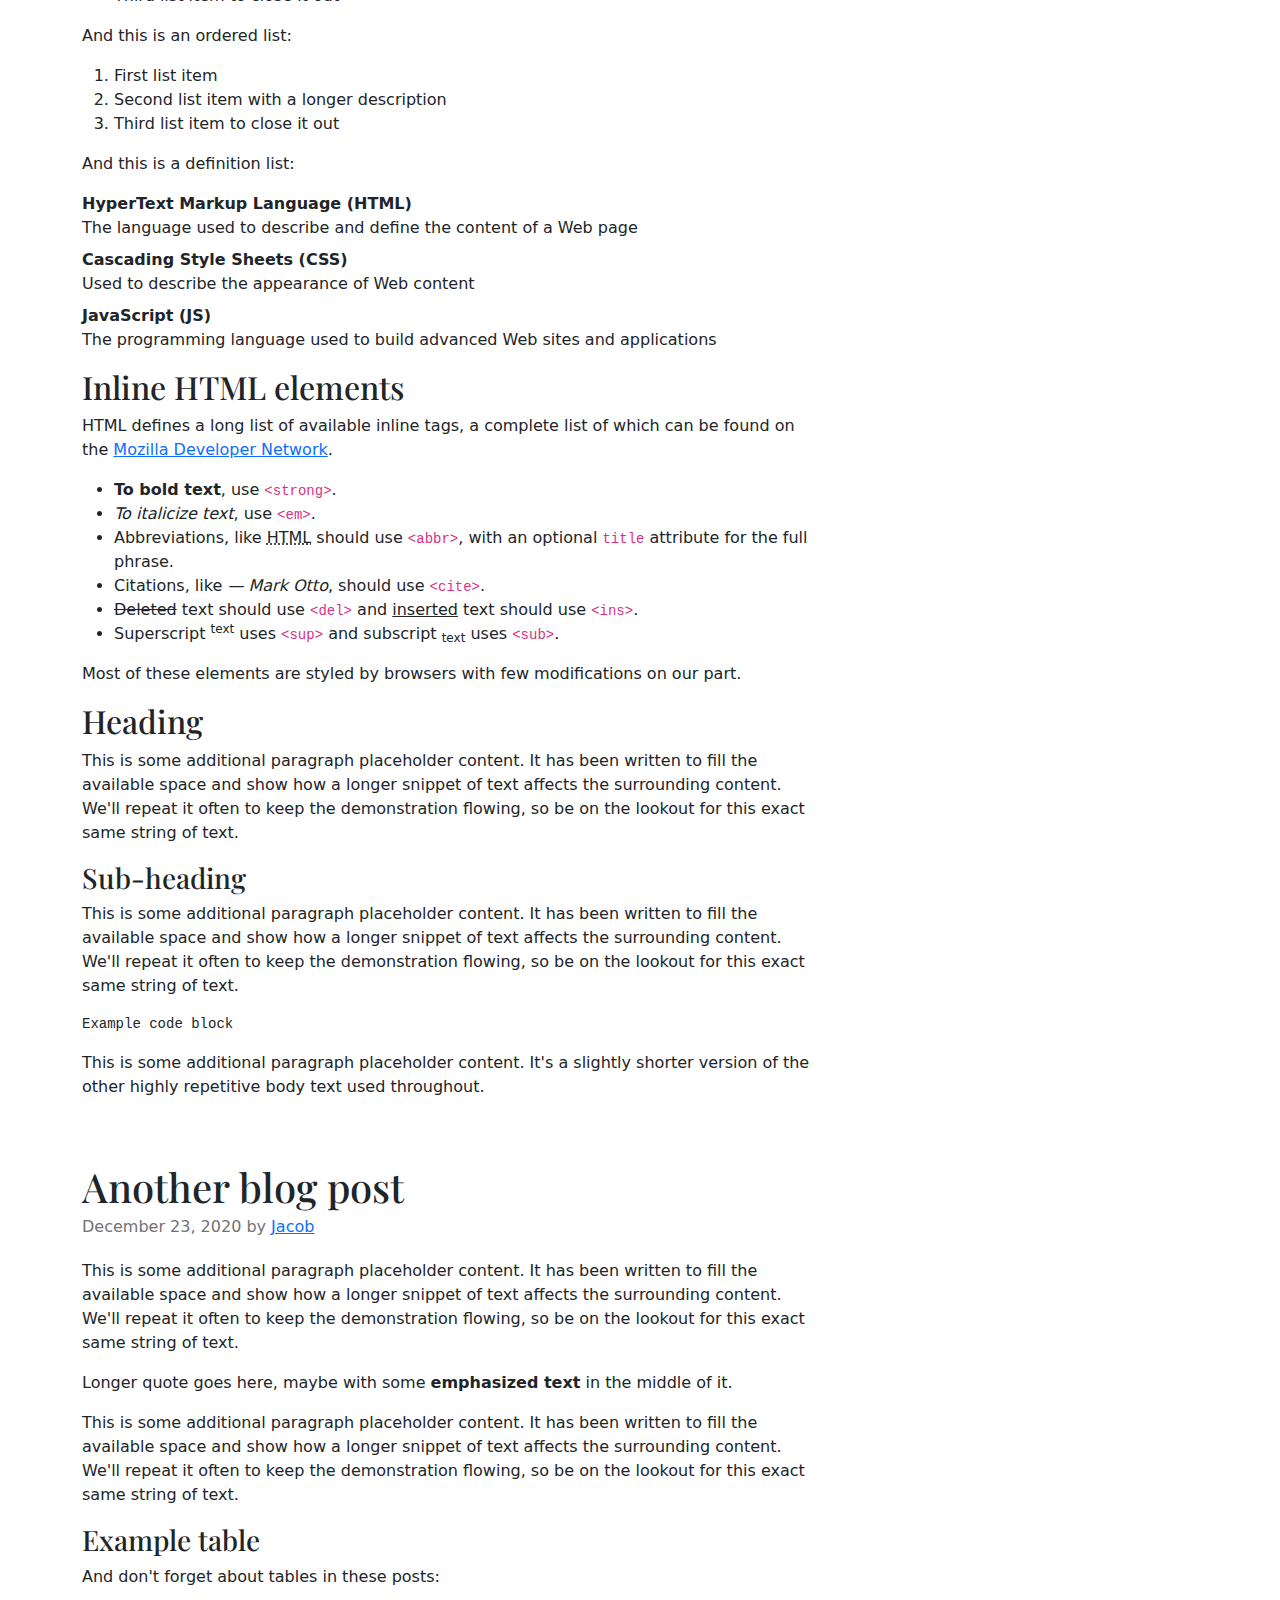
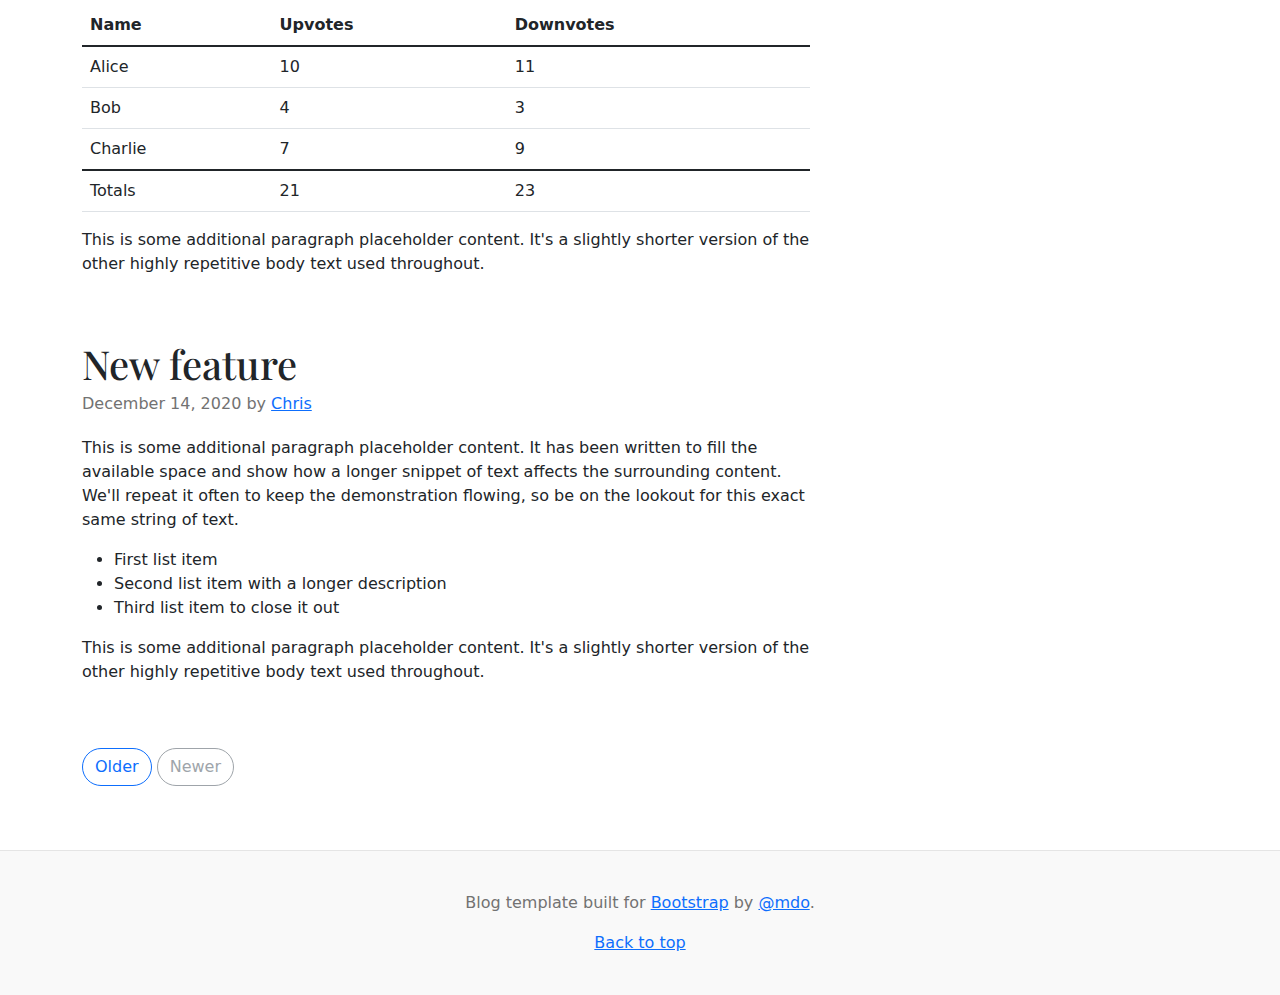
<file: issc/primera página web/bootstrap-5.1.3-examples/blog/index.html>
<!doctype html>
<html lang="en">
  <head>
    <meta charset="utf-8">
    <meta name="viewport" content="width=device-width, initial-scale=1">
    <meta name="description" content="">
    <meta name="author" content="Mark Otto, Jacob Thornton, and Bootstrap contributors">
    <meta name="generator" content="Hugo 0.88.1">
    <title>Blog Template · Bootstrap v5.1</title>

    <link rel="canonical" href="https://getbootstrap.com/docs/5.1/examples/blog/">

    

    <!-- Bootstrap core CSS -->
<link href="../assets/dist/css/bootstrap.min.css" rel="stylesheet">

    <style>
      .bd-placeholder-img {
        font-size: 1.125rem;
        text-anchor: middle;
        -webkit-user-select: none;
        -moz-user-select: none;
        user-select: none;
      }

      @media (min-width: 768px) {
        .bd-placeholder-img-lg {
          font-size: 3.5rem;
        }
      }
    </style>

    
    <!-- Custom styles for this template -->
    <link href="https://fonts.googleapis.com/css?family=Playfair&#43;Display:700,900&amp;display=swap" rel="stylesheet">
    <!-- Custom styles for this template -->
    <link href="blog.css" rel="stylesheet">
  </head>
  <body>
    
<div class="container">
  <header class="blog-header py-3">
    <div class="row flex-nowrap justify-content-between align-items-center">
      <div class="col-4 pt-1">
        <a class="link-secondary" href="#">Subscribe</a>
      </div>
      <div class="col-4 text-center">
        <a class="blog-header-logo text-dark" href="#">Large</a>
      </div>
      <div class="col-4 d-flex justify-content-end align-items-center">
        <a class="link-secondary" href="#" aria-label="Search">
          <svg xmlns="http://www.w3.org/2000/svg" width="20" height="20" fill="none" stroke="currentColor" stroke-linecap="round" stroke-linejoin="round" stroke-width="2" class="mx-3" role="img" viewBox="0 0 24 24"><title>Search</title><circle cx="10.5" cy="10.5" r="7.5"/><path d="M21 21l-5.2-5.2"/></svg>
        </a>
        <a class="btn btn-sm btn-outline-secondary" href="#">Sign up</a>
      </div>
    </div>
  </header>

  <div class="nav-scroller py-1 mb-2">
    <nav class="nav d-flex justify-content-between">
      <a class="p-2 link-secondary" href="#">World</a>
      <a class="p-2 link-secondary" href="#">U.S.</a>
      <a class="p-2 link-secondary" href="#">Technology</a>
      <a class="p-2 link-secondary" href="#">Design</a>
      <a class="p-2 link-secondary" href="#">Culture</a>
      <a class="p-2 link-secondary" href="#">Business</a>
      <a class="p-2 link-secondary" href="#">Politics</a>
      <a class="p-2 link-secondary" href="#">Opinion</a>
      <a class="p-2 link-secondary" href="#">Science</a>
      <a class="p-2 link-secondary" href="#">Health</a>
      <a class="p-2 link-secondary" href="#">Style</a>
      <a class="p-2 link-secondary" href="#">Travel</a>
    </nav>
  </div>
</div>

<main class="container">
  <div class="p-4 p-md-5 mb-4 text-white rounded bg-dark">
    <div class="col-md-6 px-0">
      <h1 class="display-4 fst-italic">Title of a longer featured blog post</h1>
      <p class="lead my-3">Multiple lines of text that form the lede, informing new readers quickly and efficiently about what’s most interesting in this post’s contents.</p>
      <p class="lead mb-0"><a href="#" class="text-white fw-bold">Continue reading...</a></p>
    </div>
  </div>

  <div class="row mb-2">
    <div class="col-md-6">
      <div class="row g-0 border rounded overflow-hidden flex-md-row mb-4 shadow-sm h-md-250 position-relative">
        <div class="col p-4 d-flex flex-column position-static">
          <strong class="d-inline-block mb-2 text-primary">World</strong>
          <h3 class="mb-0">Featured post</h3>
          <div class="mb-1 text-muted">Nov 12</div>
          <p class="card-text mb-auto">This is a wider card with supporting text below as a natural lead-in to additional content.</p>
          <a href="#" class="stretched-link">Continue reading</a>
        </div>
        <div class="col-auto d-none d-lg-block">
          <svg class="bd-placeholder-img" width="200" height="250" xmlns="http://www.w3.org/2000/svg" role="img" aria-label="Placeholder: Thumbnail" preserveAspectRatio="xMidYMid slice" focusable="false"><title>Placeholder</title><rect width="100%" height="100%" fill="#55595c"/><text x="50%" y="50%" fill="#eceeef" dy=".3em">Thumbnail</text></svg>

        </div>
      </div>
    </div>
    <div class="col-md-6">
      <div class="row g-0 border rounded overflow-hidden flex-md-row mb-4 shadow-sm h-md-250 position-relative">
        <div class="col p-4 d-flex flex-column position-static">
          <strong class="d-inline-block mb-2 text-success">Design</strong>
          <h3 class="mb-0">Post title</h3>
          <div class="mb-1 text-muted">Nov 11</div>
          <p class="mb-auto">This is a wider card with supporting text below as a natural lead-in to additional content.</p>
          <a href="#" class="stretched-link">Continue reading</a>
        </div>
        <div class="col-auto d-none d-lg-block">
          <svg class="bd-placeholder-img" width="200" height="250" xmlns="http://www.w3.org/2000/svg" role="img" aria-label="Placeholder: Thumbnail" preserveAspectRatio="xMidYMid slice" focusable="false"><title>Placeholder</title><rect width="100%" height="100%" fill="#55595c"/><text x="50%" y="50%" fill="#eceeef" dy=".3em">Thumbnail</text></svg>

        </div>
      </div>
    </div>
  </div>

  <div class="row g-5">
    <div class="col-md-8">
      <h3 class="pb-4 mb-4 fst-italic border-bottom">
        From the Firehose
      </h3>

      <article class="blog-post">
        <h2 class="blog-post-title">Sample blog post</h2>
        <p class="blog-post-meta">January 1, 2021 by <a href="#">Mark</a></p>

        <p>This blog post shows a few different types of content that’s supported and styled with Bootstrap. Basic typography, lists, tables, images, code, and more are all supported as expected.</p>
        <hr>
        <p>This is some additional paragraph placeholder content. It has been written to fill the available space and show how a longer snippet of text affects the surrounding content. We'll repeat it often to keep the demonstration flowing, so be on the lookout for this exact same string of text.</p>
        <h2>Blockquotes</h2>
        <p>This is an example blockquote in action:</p>
        <blockquote class="blockquote">
          <p>Quoted text goes here.</p>
        </blockquote>
        <p>This is some additional paragraph placeholder content. It has been written to fill the available space and show how a longer snippet of text affects the surrounding content. We'll repeat it often to keep the demonstration flowing, so be on the lookout for this exact same string of text.</p>
        <h3>Example lists</h3>
        <p>This is some additional paragraph placeholder content. It's a slightly shorter version of the other highly repetitive body text used throughout. This is an example unordered list:</p>
        <ul>
          <li>First list item</li>
          <li>Second list item with a longer description</li>
          <li>Third list item to close it out</li>
        </ul>
        <p>And this is an ordered list:</p>
        <ol>
          <li>First list item</li>
          <li>Second list item with a longer description</li>
          <li>Third list item to close it out</li>
        </ol>
        <p>And this is a definition list:</p>
        <dl>
          <dt>HyperText Markup Language (HTML)</dt>
          <dd>The language used to describe and define the content of a Web page</dd>
          <dt>Cascading Style Sheets (CSS)</dt>
          <dd>Used to describe the appearance of Web content</dd>
          <dt>JavaScript (JS)</dt>
          <dd>The programming language used to build advanced Web sites and applications</dd>
        </dl>
        <h2>Inline HTML elements</h2>
        <p>HTML defines a long list of available inline tags, a complete list of which can be found on the <a href="https://developer.mozilla.org/en-US/docs/Web/HTML/Element">Mozilla Developer Network</a>.</p>
        <ul>
          <li><strong>To bold text</strong>, use <code class="language-plaintext highlighter-rouge">&lt;strong&gt;</code>.</li>
          <li><em>To italicize text</em>, use <code class="language-plaintext highlighter-rouge">&lt;em&gt;</code>.</li>
          <li>Abbreviations, like <abbr title="HyperText Markup Langage">HTML</abbr> should use <code class="language-plaintext highlighter-rouge">&lt;abbr&gt;</code>, with an optional <code class="language-plaintext highlighter-rouge">title</code> attribute for the full phrase.</li>
          <li>Citations, like <cite>— Mark Otto</cite>, should use <code class="language-plaintext highlighter-rouge">&lt;cite&gt;</code>.</li>
          <li><del>Deleted</del> text should use <code class="language-plaintext highlighter-rouge">&lt;del&gt;</code> and <ins>inserted</ins> text should use <code class="language-plaintext highlighter-rouge">&lt;ins&gt;</code>.</li>
          <li>Superscript <sup>text</sup> uses <code class="language-plaintext highlighter-rouge">&lt;sup&gt;</code> and subscript <sub>text</sub> uses <code class="language-plaintext highlighter-rouge">&lt;sub&gt;</code>.</li>
        </ul>
        <p>Most of these elements are styled by browsers with few modifications on our part.</p>
        <h2>Heading</h2>
        <p>This is some additional paragraph placeholder content. It has been written to fill the available space and show how a longer snippet of text affects the surrounding content. We'll repeat it often to keep the demonstration flowing, so be on the lookout for this exact same string of text.</p>
        <h3>Sub-heading</h3>
        <p>This is some additional paragraph placeholder content. It has been written to fill the available space and show how a longer snippet of text affects the surrounding content. We'll repeat it often to keep the demonstration flowing, so be on the lookout for this exact same string of text.</p>
        <pre><code>Example code block</code></pre>
        <p>This is some additional paragraph placeholder content. It's a slightly shorter version of the other highly repetitive body text used throughout.</p>
      </article>

      <article class="blog-post">
        <h2 class="blog-post-title">Another blog post</h2>
        <p class="blog-post-meta">December 23, 2020 by <a href="#">Jacob</a></p>

        <p>This is some additional paragraph placeholder content. It has been written to fill the available space and show how a longer snippet of text affects the surrounding content. We'll repeat it often to keep the demonstration flowing, so be on the lookout for this exact same string of text.</p>
        <blockquote>
          <p>Longer quote goes here, maybe with some <strong>emphasized text</strong> in the middle of it.</p>
        </blockquote>
        <p>This is some additional paragraph placeholder content. It has been written to fill the available space and show how a longer snippet of text affects the surrounding content. We'll repeat it often to keep the demonstration flowing, so be on the lookout for this exact same string of text.</p>
        <h3>Example table</h3>
        <p>And don't forget about tables in these posts:</p>
        <table class="table">
          <thead>
            <tr>
              <th>Name</th>
              <th>Upvotes</th>
              <th>Downvotes</th>
            </tr>
          </thead>
          <tbody>
            <tr>
              <td>Alice</td>
              <td>10</td>
              <td>11</td>
            </tr>
            <tr>
              <td>Bob</td>
              <td>4</td>
              <td>3</td>
            </tr>
            <tr>
              <td>Charlie</td>
              <td>7</td>
              <td>9</td>
            </tr>
          </tbody>
          <tfoot>
            <tr>
              <td>Totals</td>
              <td>21</td>
              <td>23</td>
            </tr>
          </tfoot>
        </table>

        <p>This is some additional paragraph placeholder content. It's a slightly shorter version of the other highly repetitive body text used throughout.</p>
      </article>

      <article class="blog-post">
        <h2 class="blog-post-title">New feature</h2>
        <p class="blog-post-meta">December 14, 2020 by <a href="#">Chris</a></p>

        <p>This is some additional paragraph placeholder content. It has been written to fill the available space and show how a longer snippet of text affects the surrounding content. We'll repeat it often to keep the demonstration flowing, so be on the lookout for this exact same string of text.</p>
        <ul>
          <li>First list item</li>
          <li>Second list item with a longer description</li>
          <li>Third list item to close it out</li>
        </ul>
        <p>This is some additional paragraph placeholder content. It's a slightly shorter version of the other highly repetitive body text used throughout.</p>
      </article>

      <nav class="blog-pagination" aria-label="Pagination">
        <a class="btn btn-outline-primary" href="#">Older</a>
        <a class="btn btn-outline-secondary disabled">Newer</a>
      </nav>

    </div>

    <div class="col-md-4">
      <div class="position-sticky" style="top: 2rem;">
        <div class="p-4 mb-3 bg-light rounded">
          <h4 class="fst-italic">About</h4>
          <p class="mb-0">Customize this section to tell your visitors a little bit about your publication, writers, content, or something else entirely. Totally up to you.</p>
        </div>

        <div class="p-4">
          <h4 class="fst-italic">Archives</h4>
          <ol class="list-unstyled mb-0">
            <li><a href="#">March 2021</a></li>
            <li><a href="#">February 2021</a></li>
            <li><a href="#">January 2021</a></li>
            <li><a href="#">December 2020</a></li>
            <li><a href="#">November 2020</a></li>
            <li><a href="#">October 2020</a></li>
            <li><a href="#">September 2020</a></li>
            <li><a href="#">August 2020</a></li>
            <li><a href="#">July 2020</a></li>
            <li><a href="#">June 2020</a></li>
            <li><a href="#">May 2020</a></li>
            <li><a href="#">April 2020</a></li>
          </ol>
        </div>

        <div class="p-4">
          <h4 class="fst-italic">Elsewhere</h4>
          <ol class="list-unstyled">
            <li><a href="#">GitHub</a></li>
            <li><a href="#">Twitter</a></li>
            <li><a href="#">Facebook</a></li>
          </ol>
        </div>
      </div>
    </div>
  </div>

</main>

<footer class="blog-footer">
  <p>Blog template built for <a href="https://getbootstrap.com/">Bootstrap</a> by <a href="https://twitter.com/mdo">@mdo</a>.</p>
  <p>
    <a href="#">Back to top</a>
  </p>
</footer>


    
  </body>
</html>
</file>
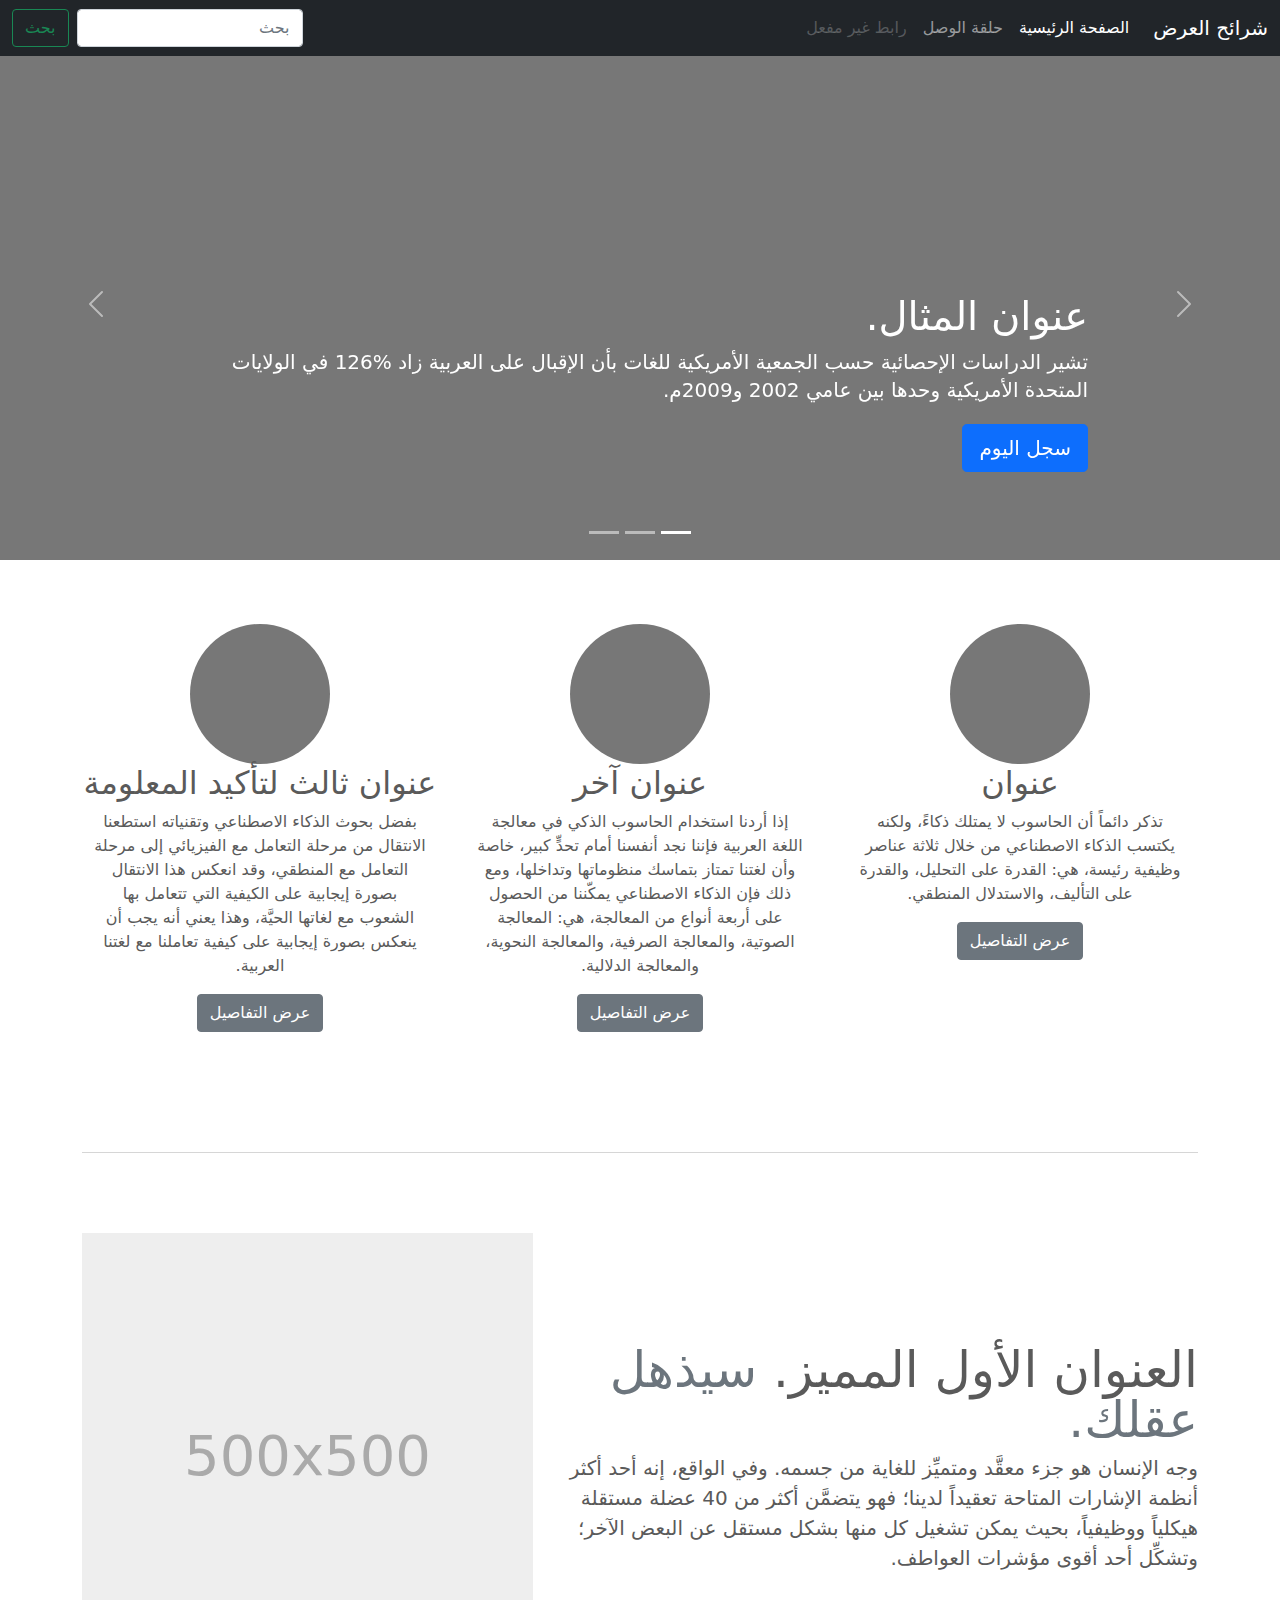
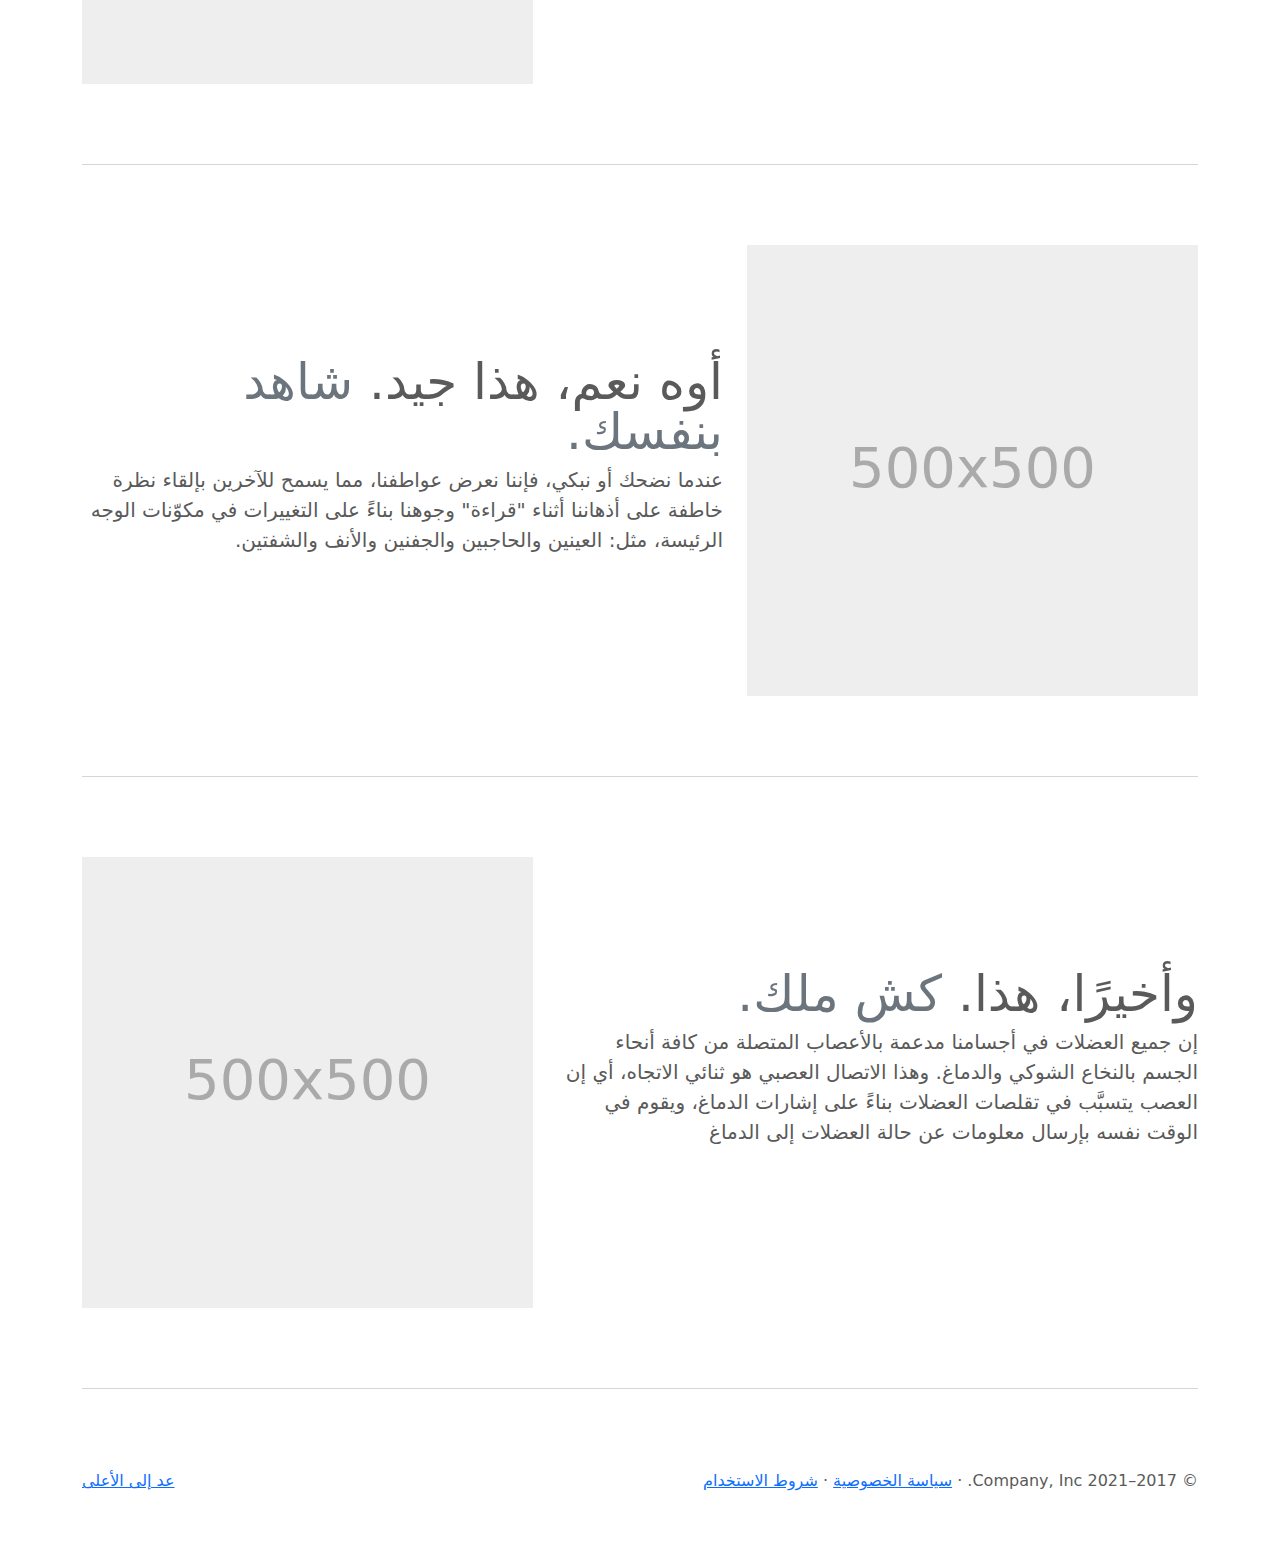
<file: issc/primera página web/bootstrap-5.1.3-examples/carousel-rtl/index.html>
<!doctype html>
<html lang="ar" dir="rtl">
  <head>
    <meta charset="utf-8">
    <meta name="viewport" content="width=device-width, initial-scale=1">
    <meta name="description" content="">
    <meta name="author" content="Mark Otto, Jacob Thornton, and Bootstrap contributors">
    <meta name="generator" content="Hugo 0.88.1">
    <title>قالب  شرائح العرض · Bootstrap v5.1</title>

    <link rel="canonical" href="https://getbootstrap.com/docs/5.1/examples/carousel-rtl/">

    

    <!-- Bootstrap core CSS -->
<link href="../assets/dist/css/bootstrap.rtl.min.css" rel="stylesheet">

    <style>
      .bd-placeholder-img {
        font-size: 1.125rem;
        text-anchor: middle;
        -webkit-user-select: none;
        -moz-user-select: none;
        user-select: none;
      }

      @media (min-width: 768px) {
        .bd-placeholder-img-lg {
          font-size: 3.5rem;
        }
      }
    </style>

    
    <!-- Custom styles for this template -->
    <link href="../carousel/carousel.rtl.css" rel="stylesheet">
  </head>
  <body>
    
<header>
  <nav class="navbar navbar-expand-md navbar-dark fixed-top bg-dark">
    <div class="container-fluid">
      <a class="navbar-brand" href="#">شرائح العرض</a>
      <button class="navbar-toggler" type="button" data-bs-toggle="collapse" data-bs-target="#navbarCollapse" aria-controls="navbarCollapse" aria-expanded="false" aria-label="تبديل التنقل">
        <span class="navbar-toggler-icon"></span>
      </button>
      <div class="collapse navbar-collapse" id="navbarCollapse">
        <ul class="navbar-nav me-auto mb-2 mb-md-0">
          <li class="nav-item">
            <a class="nav-link active" aria-current="page" href="#">الصفحة الرئيسية</a>
          </li>
          <li class="nav-item">
            <a class="nav-link" href="#">حلقة الوصل</a>
          </li>
          <li class="nav-item">
            <a class="nav-link disabled">رابط غير مفعل</a>
          </li>
        </ul>
        <form class="d-flex">
          <input class="form-control me-2" type="search" placeholder="بحث" aria-label="بحث">
          <button class="btn btn-outline-success" type="submit">بحث</button>
        </form>
      </div>
    </div>
  </nav>
</header>

<main>

  <div id="myCarousel" class="carousel slide" data-bs-ride="carousel">
    <div class="carousel-indicators">
      <button type="button" data-bs-target="#myCarousel" data-bs-slide-to="0" class="active" aria-current="true" aria-label="Slide 1"></button>
      <button type="button" data-bs-target="#myCarousel" data-bs-slide-to="1" aria-label="Slide 2"></button>
      <button type="button" data-bs-target="#myCarousel" data-bs-slide-to="2" aria-label="Slide 3"></button>
    </div>
    <div class="carousel-inner">
      <div class="carousel-item active">
        <svg class="bd-placeholder-img" width="100%" height="100%" xmlns="http://www.w3.org/2000/svg" aria-hidden="true" preserveAspectRatio="xMidYMid slice" focusable="false"><rect width="100%" height="100%" fill="#777"/></svg>

        <div class="container">
          <div class="carousel-caption text-start">
            <h1>عنوان المثال.</h1>
            <p>تشير الدراسات الإحصائية حسب الجمعية الأمريكية للغات بأن الإقبال على العربية زاد %126 في الولايات المتحدة الأمريكية وحدها بين عامي 2002 و2009م.</p>
            <p><a class="btn btn-lg btn-primary" href="#">سجل اليوم</a></p>
          </div>
        </div>
      </div>
      <div class="carousel-item">
        <svg class="bd-placeholder-img" width="100%" height="100%" xmlns="http://www.w3.org/2000/svg" aria-hidden="true" preserveAspectRatio="xMidYMid slice" focusable="false"><rect width="100%" height="100%" fill="#777"/></svg>

        <div class="container">
          <div class="carousel-caption">
            <h1>عنوان مثال آخر.</h1>
            <p>حسب المجلس الثقافي البريطاني فإن تعليم الإنجليزية داخل بريطانيا يسهم في تعزيز اقتصادها بما يتجاوز ملياري جنيه سنوياً، كما أنه وفر أكثر من 26 ألف وظيفة.</p>
            <p><a class="btn btn-lg btn-primary" href="#">أعرف أكثر</a></p>
          </div>
        </div>
      </div>
      <div class="carousel-item">
        <svg class="bd-placeholder-img" width="100%" height="100%" xmlns="http://www.w3.org/2000/svg" aria-hidden="true" preserveAspectRatio="xMidYMid slice" focusable="false"><rect width="100%" height="100%" fill="#777"/></svg>

        <div class="container">
          <div class="carousel-caption text-end">
            <h1>واحد أكثر لقياس جيد.</h1>
            <p>الإحصاءات لحجم الاستثمار اللغوي خارج بريطانيا تتفاوت من سنة لأخرى إلا أن المدير التنفيذي للمجلس الثقافي البريطاني إدي بايرز يرى أن استثمار تعليم الإنجليزية في الخارج لا يحسب على المستوى المالي فحسب بل على المستوى السياسي أيضاً.</p>
            <p><a class="btn btn-lg btn-primary" href="#">تصفح المعرض</a></p>
          </div>
        </div>
      </div>
    </div>
    <button class="carousel-control-prev" type="button" data-bs-target="#myCarousel" data-bs-slide="prev">
      <span class="carousel-control-prev-icon" aria-hidden="true"></span>
      <span class="visually-hidden">السابق</span>
    </button>
    <button class="carousel-control-next" type="button" data-bs-target="#myCarousel" data-bs-slide="next">
      <span class="carousel-control-next-icon" aria-hidden="true"></span>
      <span class="visually-hidden">التالي</span>
    </button>
  </div>


  <!-- Marketing messaging and featurettes
  ================================================== -->
  <!-- Wrap the rest of the page in another container to center all the content. -->

  <div class="container marketing">

    <!-- Three columns of text below the carousel -->
    <div class="row">
      <div class="col-lg-4">
        <svg class="bd-placeholder-img rounded-circle" width="140" height="140" xmlns="http://www.w3.org/2000/svg" role="img" aria-label="Placeholder: 140x140" preserveAspectRatio="xMidYMid slice" focusable="false"><title>Placeholder</title><rect width="100%" height="100%" fill="#777"/><text x="50%" y="50%" fill="#777" dy=".3em">140x140</text></svg>

        <h2>عنوان</h2>
        <p>تذكر دائماً أن الحاسوب لا يمتلك ذكاءً، ولكنه يكتسب الذكاء الاصطناعي من خلال ثلاثة عناصر وظيفية رئيسة، هي: القدرة على التحليل، والقدرة على التأليف، والاستدلال المنطقي.</p>
        <p><a class="btn btn-secondary" href="#">عرض التفاصيل</a></p>
      </div><!-- /.col-lg-4 -->
      <div class="col-lg-4">
        <svg class="bd-placeholder-img rounded-circle" width="140" height="140" xmlns="http://www.w3.org/2000/svg" role="img" aria-label="Placeholder: 140x140" preserveAspectRatio="xMidYMid slice" focusable="false"><title>Placeholder</title><rect width="100%" height="100%" fill="#777"/><text x="50%" y="50%" fill="#777" dy=".3em">140x140</text></svg>

        <h2>عنوان آخر</h2>
        <p>إذا أردنا استخدام الحاسوب الذكي في معالجة اللغة العربية فإننا نجد أنفسنا أمام تحدٍّ كبير، خاصة وأن لغتنا تمتاز بتماسك منظوماتها وتداخلها، ومع ذلك فإن الذكاء الاصطناعي يمكّننا من الحصول على أربعة أنواع من المعالجة، هي: المعالجة الصوتية، والمعالجة الصرفية، والمعالجة النحوية، والمعالجة الدلالية.</p>
        <p><a class="btn btn-secondary" href="#">عرض التفاصيل</a></p>
      </div><!-- /.col-lg-4 -->
      <div class="col-lg-4">
        <svg class="bd-placeholder-img rounded-circle" width="140" height="140" xmlns="http://www.w3.org/2000/svg" role="img" aria-label="Placeholder: 140x140" preserveAspectRatio="xMidYMid slice" focusable="false"><title>Placeholder</title><rect width="100%" height="100%" fill="#777"/><text x="50%" y="50%" fill="#777" dy=".3em">140x140</text></svg>

        <h2>عنوان ثالث لتأكيد المعلومة</h2>
        <p>بفضل بحوث الذكاء الاصطناعي وتقنياته استطعنا الانتقال من مرحلة التعامل مع الفيزيائي إلى مرحلة التعامل مع المنطقي، وقد انعكس هذا الانتقال بصورة إيجابية على الكيفية التي تتعامل بها الشعوب مع لغاتها الحيَّة، وهذا يعني أنه يجب أن ينعكس بصورة إيجابية على كيفية تعاملنا مع لغتنا العربية.</p>
        <p><a class="btn btn-secondary" href="#">عرض التفاصيل</a></p>
      </div><!-- /.col-lg-4 -->
    </div><!-- /.row -->


    <!-- START THE FEATURETTES -->

    <hr class="featurette-divider">

    <div class="row featurette">
      <div class="col-md-7">
        <h2 class="featurette-heading">العنوان الأول المميز. <span class="text-muted"> سيذهل عقلك. </span></h2>
        <p class="lead">وجه الإنسان هو جزء معقَّد ومتميِّز للغاية من جسمه. وفي الواقع، إنه أحد أكثر أنظمة الإشارات المتاحة تعقيداً لدينا؛ فهو يتضمَّن أكثر من 40 عضلة مستقلة هيكلياً ووظيفياً، بحيث يمكن تشغيل كل منها بشكل مستقل عن البعض الآخر؛ وتشكِّل أحد أقوى مؤشرات العواطف.</p>
      </div>
      <div class="col-md-5">
        <svg class="bd-placeholder-img bd-placeholder-img-lg featurette-image img-fluid mx-auto" width="500" height="500" xmlns="http://www.w3.org/2000/svg" role="img" aria-label="Placeholder: 500x500" preserveAspectRatio="xMidYMid slice" focusable="false"><title>Placeholder</title><rect width="100%" height="100%" fill="#eee"/><text x="50%" y="50%" fill="#aaa" dy=".3em">500x500</text></svg>

      </div>
    </div>

    <hr class="featurette-divider">

    <div class="row featurette">
      <div class="col-md-7 order-md-2">
        <h2 class="featurette-heading">أوه نعم، هذا جيد. <span class="text-muted"> شاهد بنفسك. </span></h2>
        <p class="lead">عندما نضحك أو نبكي، فإننا نعرض عواطفنا، مما يسمح للآخرين بإلقاء نظرة خاطفة على أذهاننا أثناء "قراءة" وجوهنا بناءً على التغييرات في مكوّنات الوجه الرئيسة، مثل: العينين والحاجبين والجفنين والأنف والشفتين.</p>
      </div>
      <div class="col-md-5 order-md-1">
        <svg class="bd-placeholder-img bd-placeholder-img-lg featurette-image img-fluid mx-auto" width="500" height="500" xmlns="http://www.w3.org/2000/svg" role="img" aria-label="Placeholder: 500x500" preserveAspectRatio="xMidYMid slice" focusable="false"><title>Placeholder</title><rect width="100%" height="100%" fill="#eee"/><text x="50%" y="50%" fill="#aaa" dy=".3em">500x500</text></svg>

      </div>
    </div>

    <hr class="featurette-divider">

    <div class="row featurette">
      <div class="col-md-7">
        <h2 class="featurette-heading">وأخيرًا، هذا. <span class="text-muted"> كش ملك. </span></h2>
        <p class="lead">إن جميع العضلات في أجسامنا مدعمة بالأعصاب المتصلة من كافة أنحاء الجسم بالنخاع الشوكي والدماغ. وهذا الاتصال العصبي هو ثنائي الاتجاه، أي إن العصب يتسبَّب في تقلصات العضلات بناءً على إشارات الدماغ، ويقوم في الوقت نفسه بإرسال معلومات عن حالة العضلات إلى الدماغ</p>
      </div>
      <div class="col-md-5">
        <svg class="bd-placeholder-img bd-placeholder-img-lg featurette-image img-fluid mx-auto" width="500" height="500" xmlns="http://www.w3.org/2000/svg" role="img" aria-label="Placeholder: 500x500" preserveAspectRatio="xMidYMid slice" focusable="false"><title>Placeholder</title><rect width="100%" height="100%" fill="#eee"/><text x="50%" y="50%" fill="#aaa" dy=".3em">500x500</text></svg>

      </div>
    </div>

    <hr class="featurette-divider">

    <!-- /END THE FEATURETTES -->

  </div><!-- /.container -->


  <!-- FOOTER -->
  <footer class="container">
    <p class="float-end"><a href="#">عد إلى الأعلى</a></p>
    <p>&copy; 2017–2021 Company, Inc. &middot; <a href="#">سياسة الخصوصية</a> &middot; <a href="#">شروط الاستخدام</a></p>
  </footer>
</main>


    <script src="../assets/dist/js/bootstrap.bundle.min.js"></script>

      
  </body>
</html>
</file>
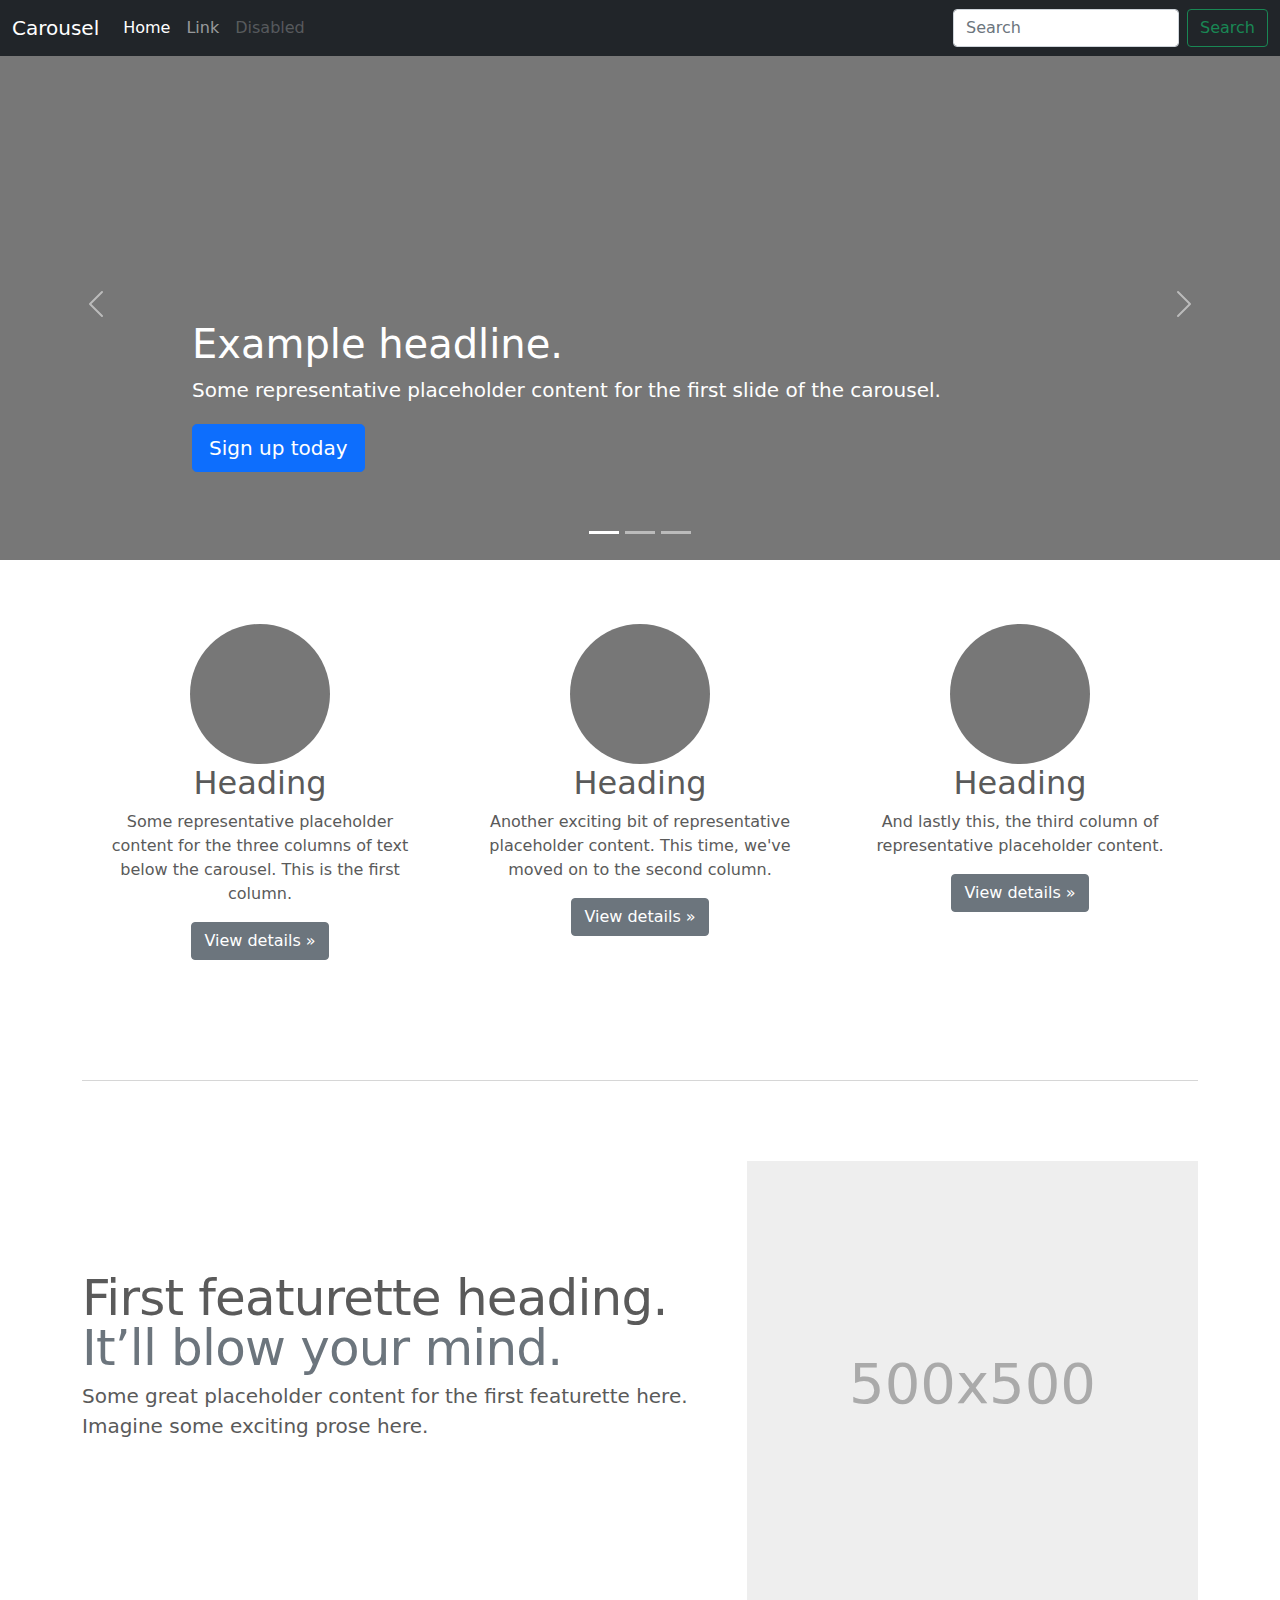
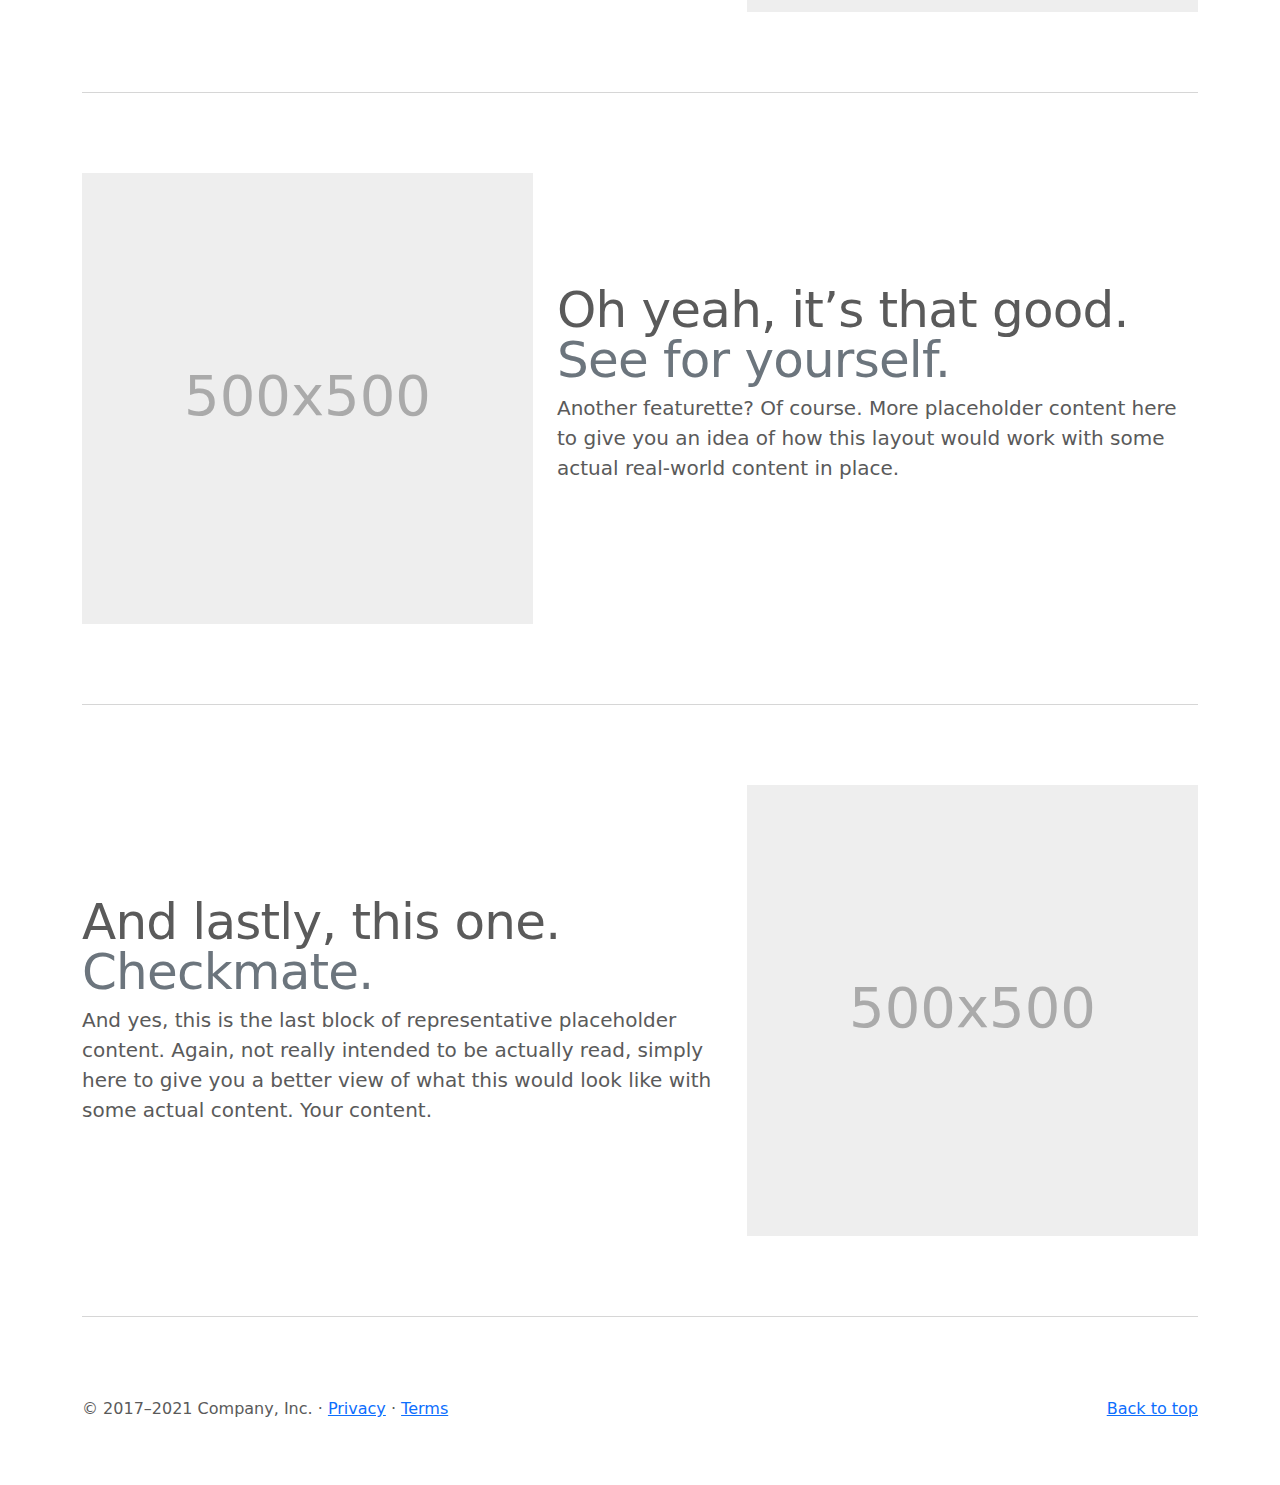
<file: issc/primera página web/bootstrap-5.1.3-examples/carousel/index.html>
<!doctype html>
<html lang="en">
  <head>
    <meta charset="utf-8">
    <meta name="viewport" content="width=device-width, initial-scale=1">
    <meta name="description" content="">
    <meta name="author" content="Mark Otto, Jacob Thornton, and Bootstrap contributors">
    <meta name="generator" content="Hugo 0.88.1">
    <title>Carousel Template · Bootstrap v5.1</title>

    <link rel="canonical" href="https://getbootstrap.com/docs/5.1/examples/carousel/">

    

    <!-- Bootstrap core CSS -->
<link href="../assets/dist/css/bootstrap.min.css" rel="stylesheet">

    <style>
      .bd-placeholder-img {
        font-size: 1.125rem;
        text-anchor: middle;
        -webkit-user-select: none;
        -moz-user-select: none;
        user-select: none;
      }

      @media (min-width: 768px) {
        .bd-placeholder-img-lg {
          font-size: 3.5rem;
        }
      }
    </style>

    
    <!-- Custom styles for this template -->
    <link href="carousel.css" rel="stylesheet">
  </head>
  <body>
    
<header>
  <nav class="navbar navbar-expand-md navbar-dark fixed-top bg-dark">
    <div class="container-fluid">
      <a class="navbar-brand" href="#">Carousel</a>
      <button class="navbar-toggler" type="button" data-bs-toggle="collapse" data-bs-target="#navbarCollapse" aria-controls="navbarCollapse" aria-expanded="false" aria-label="Toggle navigation">
        <span class="navbar-toggler-icon"></span>
      </button>
      <div class="collapse navbar-collapse" id="navbarCollapse">
        <ul class="navbar-nav me-auto mb-2 mb-md-0">
          <li class="nav-item">
            <a class="nav-link active" aria-current="page" href="#">Home</a>
          </li>
          <li class="nav-item">
            <a class="nav-link" href="#">Link</a>
          </li>
          <li class="nav-item">
            <a class="nav-link disabled">Disabled</a>
          </li>
        </ul>
        <form class="d-flex">
          <input class="form-control me-2" type="search" placeholder="Search" aria-label="Search">
          <button class="btn btn-outline-success" type="submit">Search</button>
        </form>
      </div>
    </div>
  </nav>
</header>

<main>

  <div id="myCarousel" class="carousel slide" data-bs-ride="carousel">
    <div class="carousel-indicators">
      <button type="button" data-bs-target="#myCarousel" data-bs-slide-to="0" class="active" aria-current="true" aria-label="Slide 1"></button>
      <button type="button" data-bs-target="#myCarousel" data-bs-slide-to="1" aria-label="Slide 2"></button>
      <button type="button" data-bs-target="#myCarousel" data-bs-slide-to="2" aria-label="Slide 3"></button>
    </div>
    <div class="carousel-inner">
      <div class="carousel-item active">
        <svg class="bd-placeholder-img" width="100%" height="100%" xmlns="http://www.w3.org/2000/svg" aria-hidden="true" preserveAspectRatio="xMidYMid slice" focusable="false"><rect width="100%" height="100%" fill="#777"/></svg>

        <div class="container">
          <div class="carousel-caption text-start">
            <h1>Example headline.</h1>
            <p>Some representative placeholder content for the first slide of the carousel.</p>
            <p><a class="btn btn-lg btn-primary" href="#">Sign up today</a></p>
          </div>
        </div>
      </div>
      <div class="carousel-item">
        <svg class="bd-placeholder-img" width="100%" height="100%" xmlns="http://www.w3.org/2000/svg" aria-hidden="true" preserveAspectRatio="xMidYMid slice" focusable="false"><rect width="100%" height="100%" fill="#777"/></svg>

        <div class="container">
          <div class="carousel-caption">
            <h1>Another example headline.</h1>
            <p>Some representative placeholder content for the second slide of the carousel.</p>
            <p><a class="btn btn-lg btn-primary" href="#">Learn more</a></p>
          </div>
        </div>
      </div>
      <div class="carousel-item">
        <svg class="bd-placeholder-img" width="100%" height="100%" xmlns="http://www.w3.org/2000/svg" aria-hidden="true" preserveAspectRatio="xMidYMid slice" focusable="false"><rect width="100%" height="100%" fill="#777"/></svg>

        <div class="container">
          <div class="carousel-caption text-end">
            <h1>One more for good measure.</h1>
            <p>Some representative placeholder content for the third slide of this carousel.</p>
            <p><a class="btn btn-lg btn-primary" href="#">Browse gallery</a></p>
          </div>
        </div>
      </div>
    </div>
    <button class="carousel-control-prev" type="button" data-bs-target="#myCarousel" data-bs-slide="prev">
      <span class="carousel-control-prev-icon" aria-hidden="true"></span>
      <span class="visually-hidden">Previous</span>
    </button>
    <button class="carousel-control-next" type="button" data-bs-target="#myCarousel" data-bs-slide="next">
      <span class="carousel-control-next-icon" aria-hidden="true"></span>
      <span class="visually-hidden">Next</span>
    </button>
  </div>


  <!-- Marketing messaging and featurettes
  ================================================== -->
  <!-- Wrap the rest of the page in another container to center all the content. -->

  <div class="container marketing">

    <!-- Three columns of text below the carousel -->
    <div class="row">
      <div class="col-lg-4">
        <svg class="bd-placeholder-img rounded-circle" width="140" height="140" xmlns="http://www.w3.org/2000/svg" role="img" aria-label="Placeholder: 140x140" preserveAspectRatio="xMidYMid slice" focusable="false"><title>Placeholder</title><rect width="100%" height="100%" fill="#777"/><text x="50%" y="50%" fill="#777" dy=".3em">140x140</text></svg>

        <h2>Heading</h2>
        <p>Some representative placeholder content for the three columns of text below the carousel. This is the first column.</p>
        <p><a class="btn btn-secondary" href="#">View details &raquo;</a></p>
      </div><!-- /.col-lg-4 -->
      <div class="col-lg-4">
        <svg class="bd-placeholder-img rounded-circle" width="140" height="140" xmlns="http://www.w3.org/2000/svg" role="img" aria-label="Placeholder: 140x140" preserveAspectRatio="xMidYMid slice" focusable="false"><title>Placeholder</title><rect width="100%" height="100%" fill="#777"/><text x="50%" y="50%" fill="#777" dy=".3em">140x140</text></svg>

        <h2>Heading</h2>
        <p>Another exciting bit of representative placeholder content. This time, we've moved on to the second column.</p>
        <p><a class="btn btn-secondary" href="#">View details &raquo;</a></p>
      </div><!-- /.col-lg-4 -->
      <div class="col-lg-4">
        <svg class="bd-placeholder-img rounded-circle" width="140" height="140" xmlns="http://www.w3.org/2000/svg" role="img" aria-label="Placeholder: 140x140" preserveAspectRatio="xMidYMid slice" focusable="false"><title>Placeholder</title><rect width="100%" height="100%" fill="#777"/><text x="50%" y="50%" fill="#777" dy=".3em">140x140</text></svg>

        <h2>Heading</h2>
        <p>And lastly this, the third column of representative placeholder content.</p>
        <p><a class="btn btn-secondary" href="#">View details &raquo;</a></p>
      </div><!-- /.col-lg-4 -->
    </div><!-- /.row -->


    <!-- START THE FEATURETTES -->

    <hr class="featurette-divider">

    <div class="row featurette">
      <div class="col-md-7">
        <h2 class="featurette-heading">First featurette heading. <span class="text-muted">It’ll blow your mind.</span></h2>
        <p class="lead">Some great placeholder content for the first featurette here. Imagine some exciting prose here.</p>
      </div>
      <div class="col-md-5">
        <svg class="bd-placeholder-img bd-placeholder-img-lg featurette-image img-fluid mx-auto" width="500" height="500" xmlns="http://www.w3.org/2000/svg" role="img" aria-label="Placeholder: 500x500" preserveAspectRatio="xMidYMid slice" focusable="false"><title>Placeholder</title><rect width="100%" height="100%" fill="#eee"/><text x="50%" y="50%" fill="#aaa" dy=".3em">500x500</text></svg>

      </div>
    </div>

    <hr class="featurette-divider">

    <div class="row featurette">
      <div class="col-md-7 order-md-2">
        <h2 class="featurette-heading">Oh yeah, it’s that good. <span class="text-muted">See for yourself.</span></h2>
        <p class="lead">Another featurette? Of course. More placeholder content here to give you an idea of how this layout would work with some actual real-world content in place.</p>
      </div>
      <div class="col-md-5 order-md-1">
        <svg class="bd-placeholder-img bd-placeholder-img-lg featurette-image img-fluid mx-auto" width="500" height="500" xmlns="http://www.w3.org/2000/svg" role="img" aria-label="Placeholder: 500x500" preserveAspectRatio="xMidYMid slice" focusable="false"><title>Placeholder</title><rect width="100%" height="100%" fill="#eee"/><text x="50%" y="50%" fill="#aaa" dy=".3em">500x500</text></svg>

      </div>
    </div>

    <hr class="featurette-divider">

    <div class="row featurette">
      <div class="col-md-7">
        <h2 class="featurette-heading">And lastly, this one. <span class="text-muted">Checkmate.</span></h2>
        <p class="lead">And yes, this is the last block of representative placeholder content. Again, not really intended to be actually read, simply here to give you a better view of what this would look like with some actual content. Your content.</p>
      </div>
      <div class="col-md-5">
        <svg class="bd-placeholder-img bd-placeholder-img-lg featurette-image img-fluid mx-auto" width="500" height="500" xmlns="http://www.w3.org/2000/svg" role="img" aria-label="Placeholder: 500x500" preserveAspectRatio="xMidYMid slice" focusable="false"><title>Placeholder</title><rect width="100%" height="100%" fill="#eee"/><text x="50%" y="50%" fill="#aaa" dy=".3em">500x500</text></svg>

      </div>
    </div>

    <hr class="featurette-divider">

    <!-- /END THE FEATURETTES -->

  </div><!-- /.container -->


  <!-- FOOTER -->
  <footer class="container">
    <p class="float-end"><a href="#">Back to top</a></p>
    <p>&copy; 2017–2021 Company, Inc. &middot; <a href="#">Privacy</a> &middot; <a href="#">Terms</a></p>
  </footer>
</main>


    <script src="../assets/dist/js/bootstrap.bundle.min.js"></script>

      
  </body>
</html>
</file>
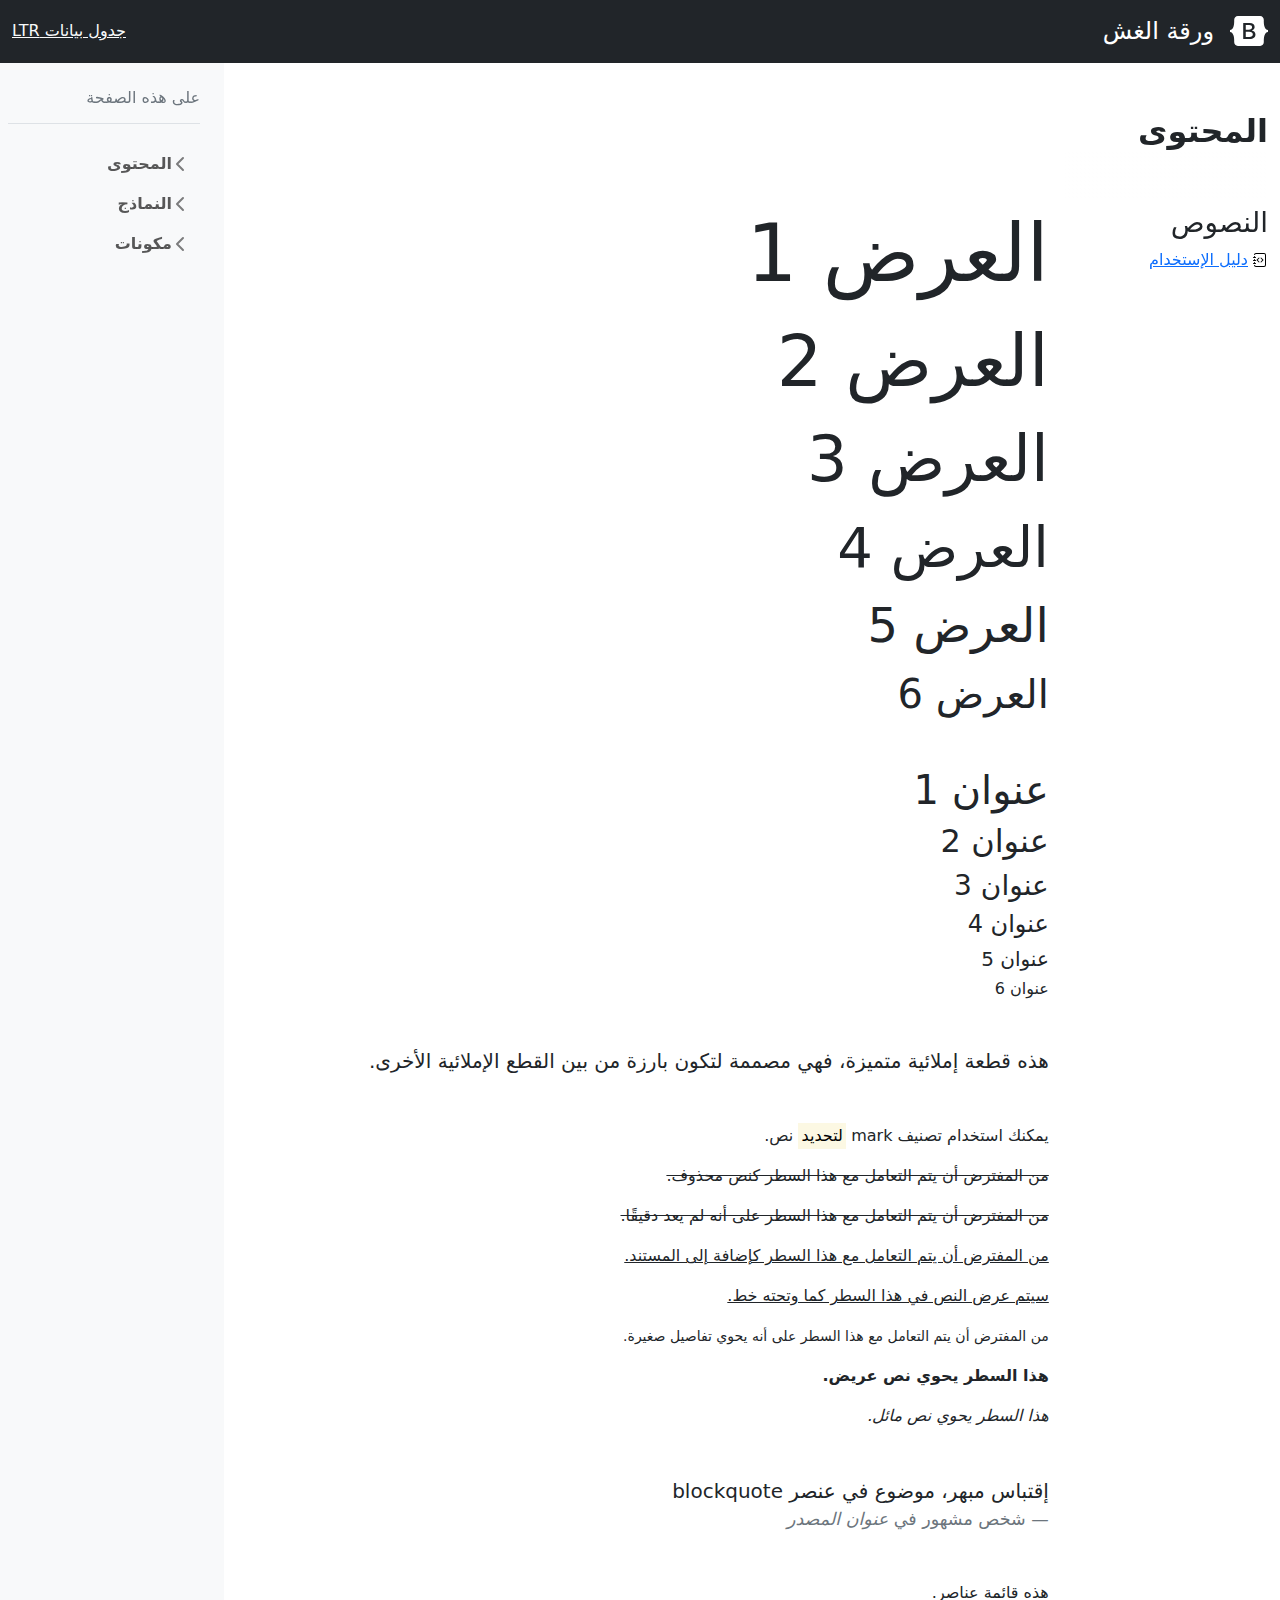
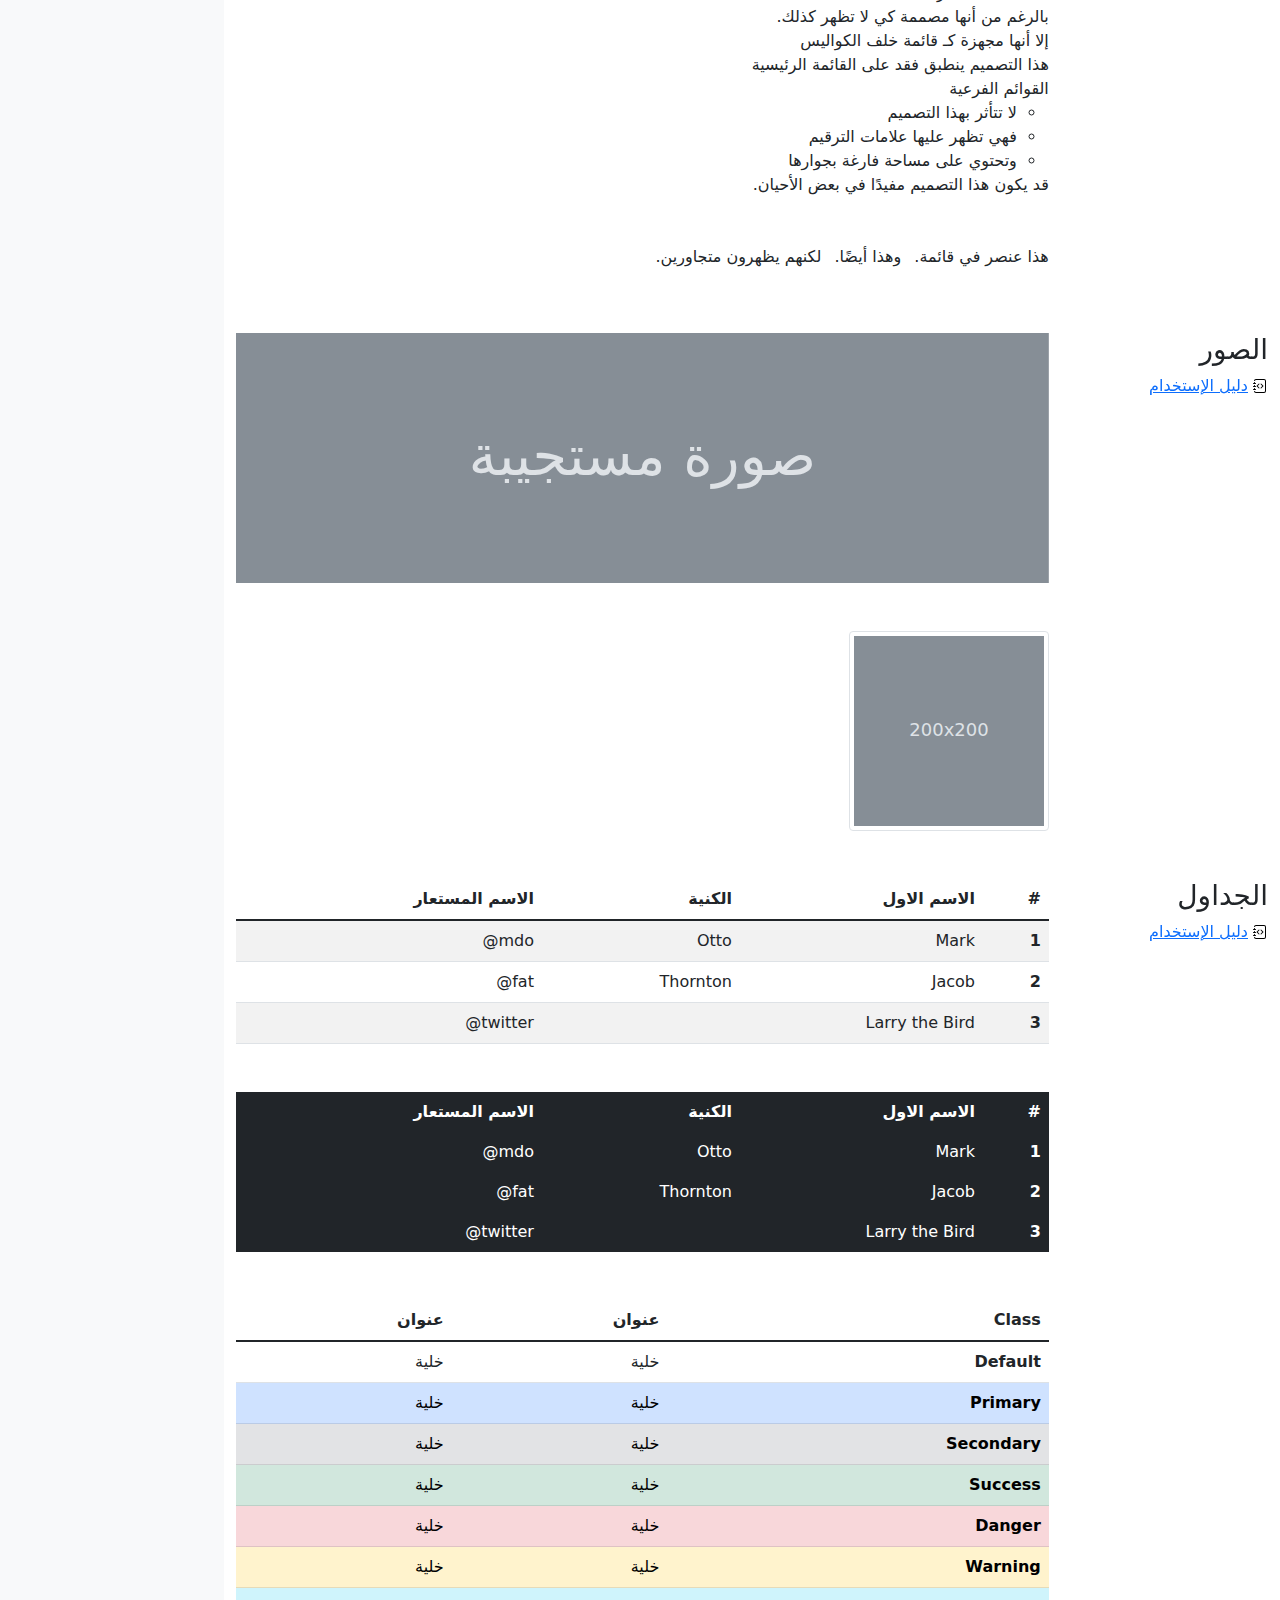
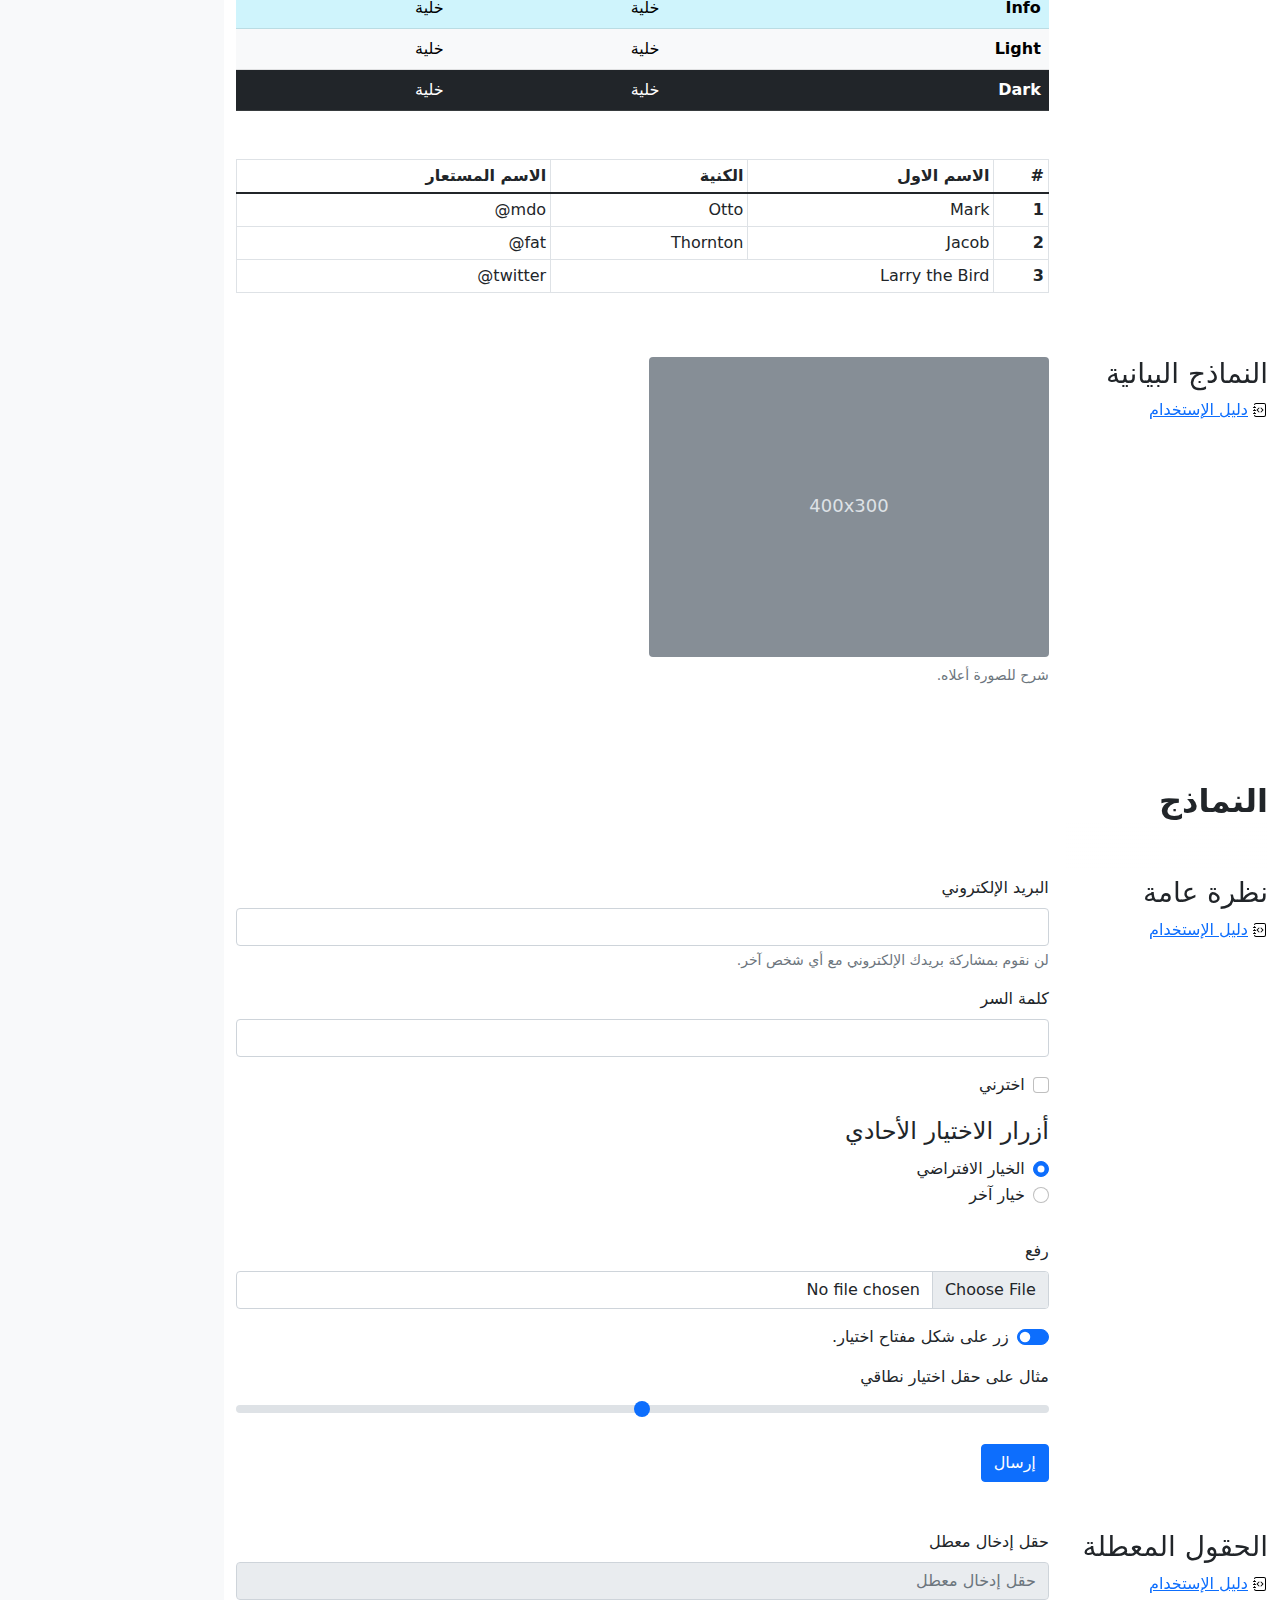
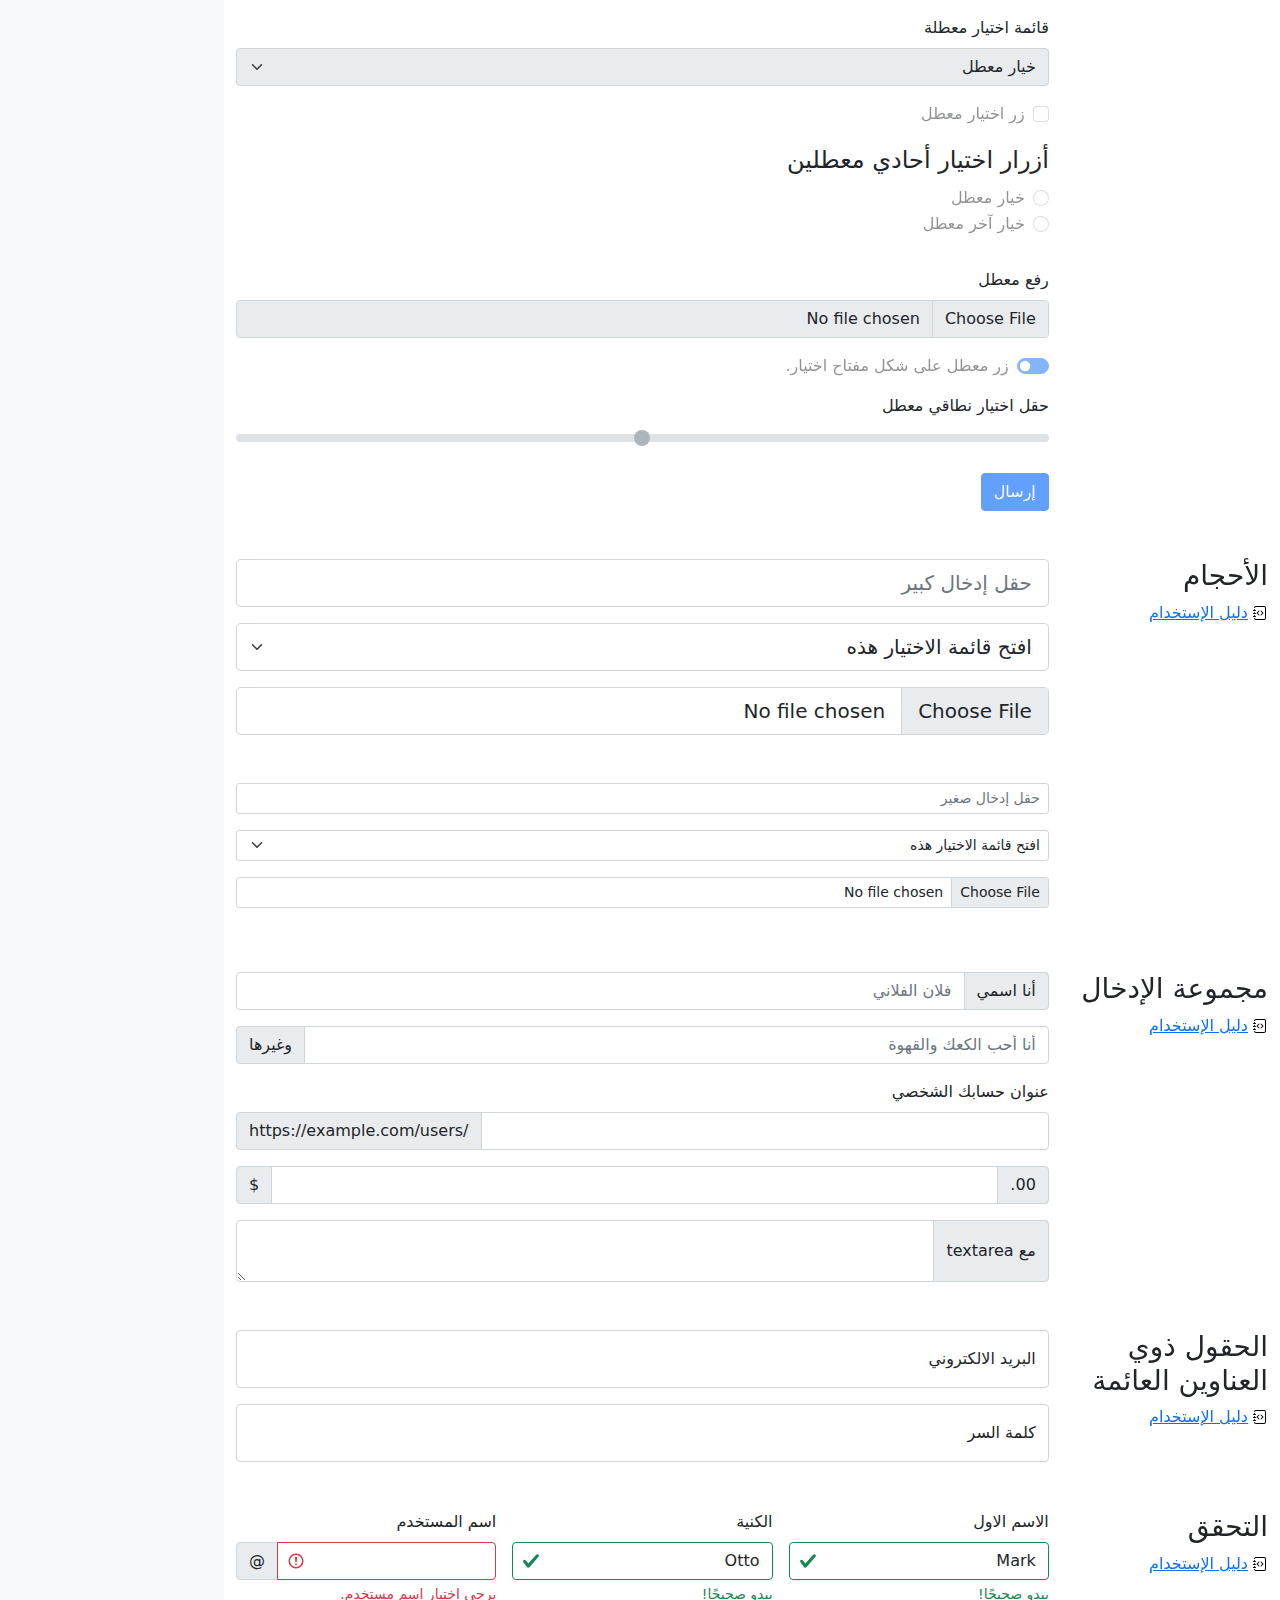
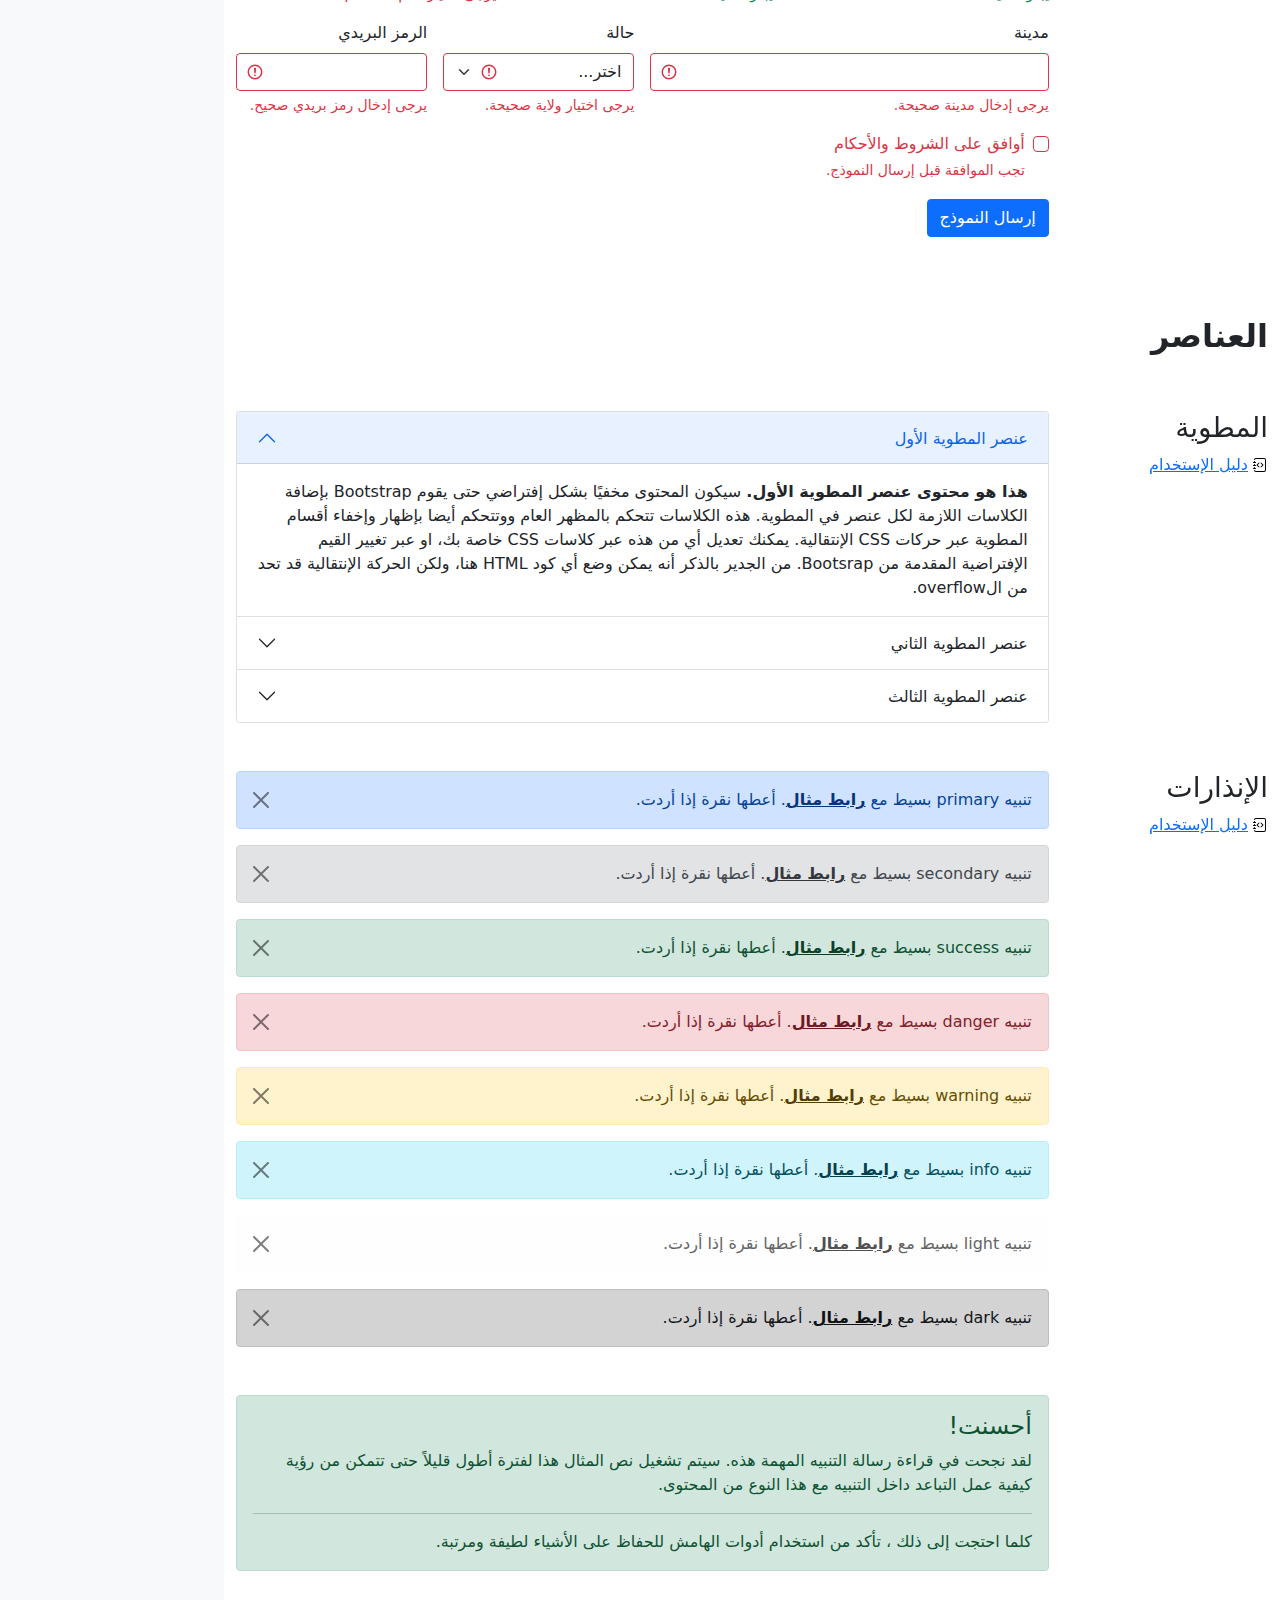
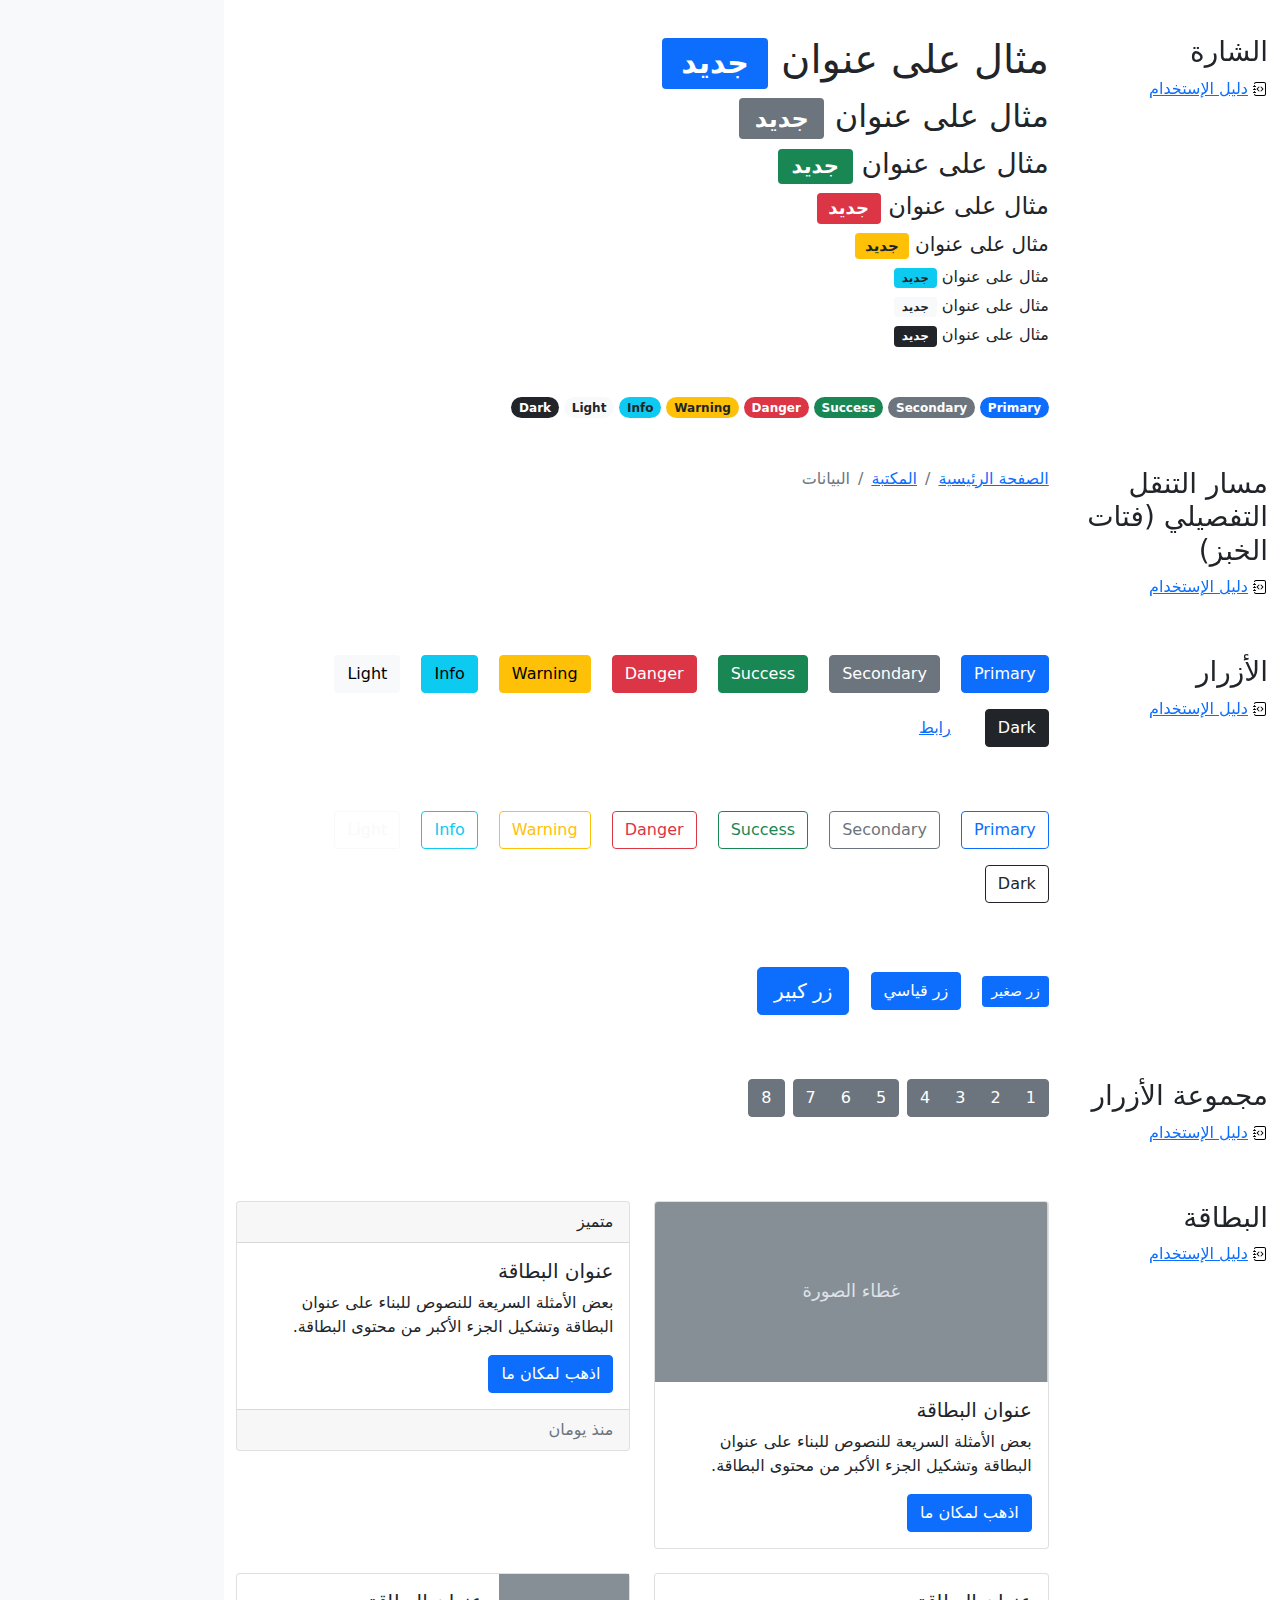
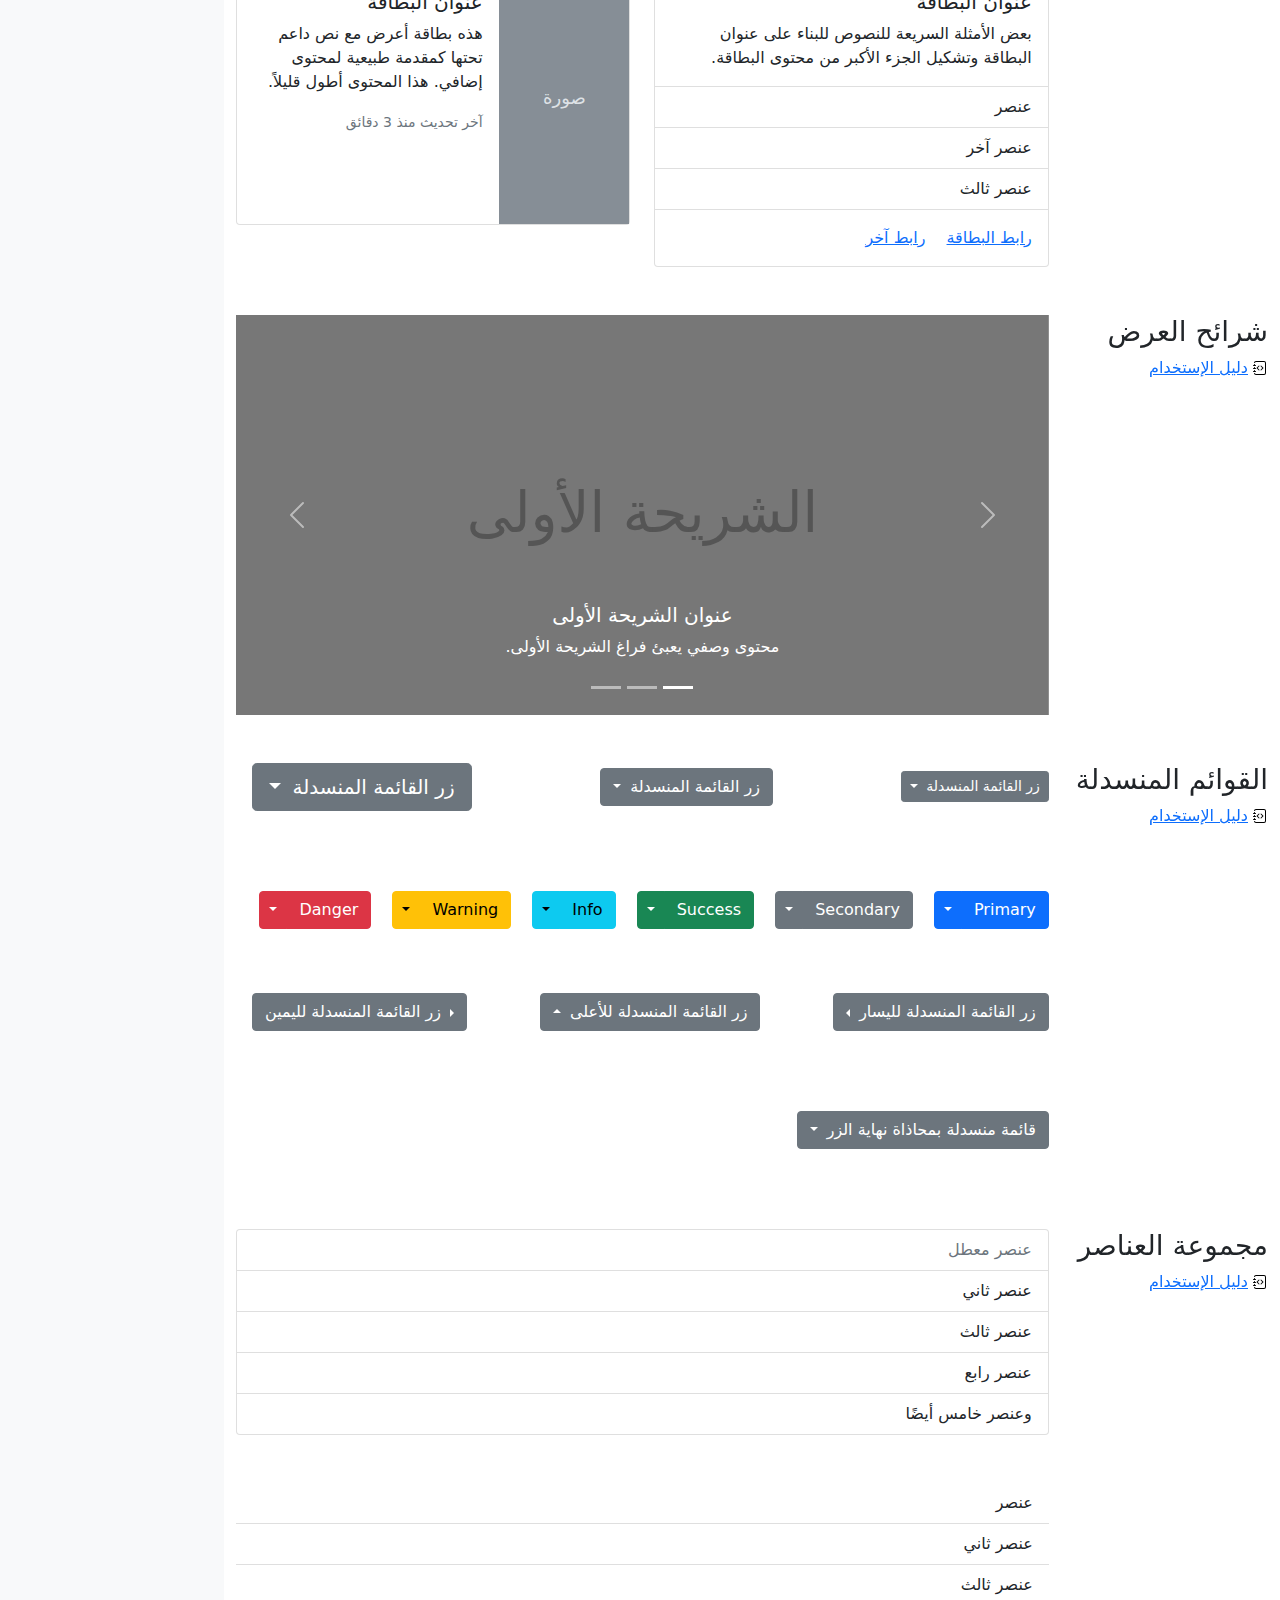
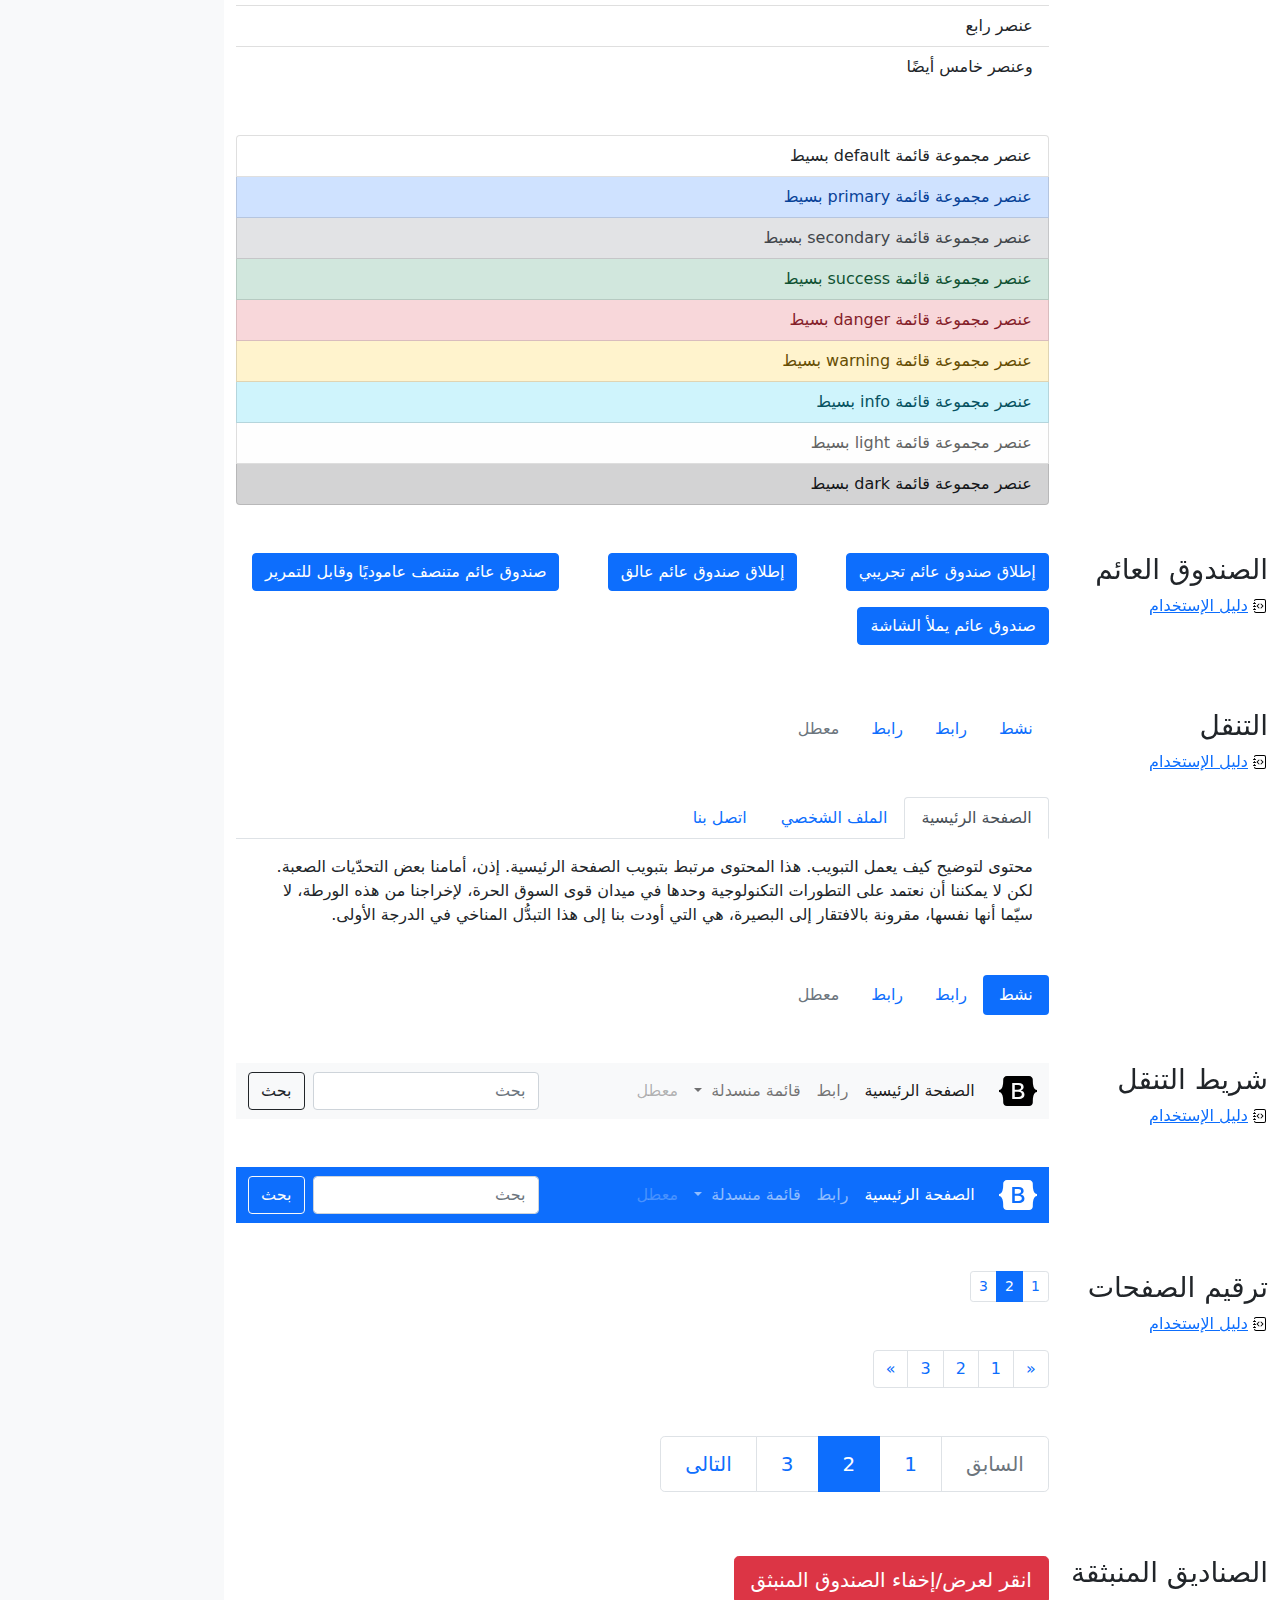
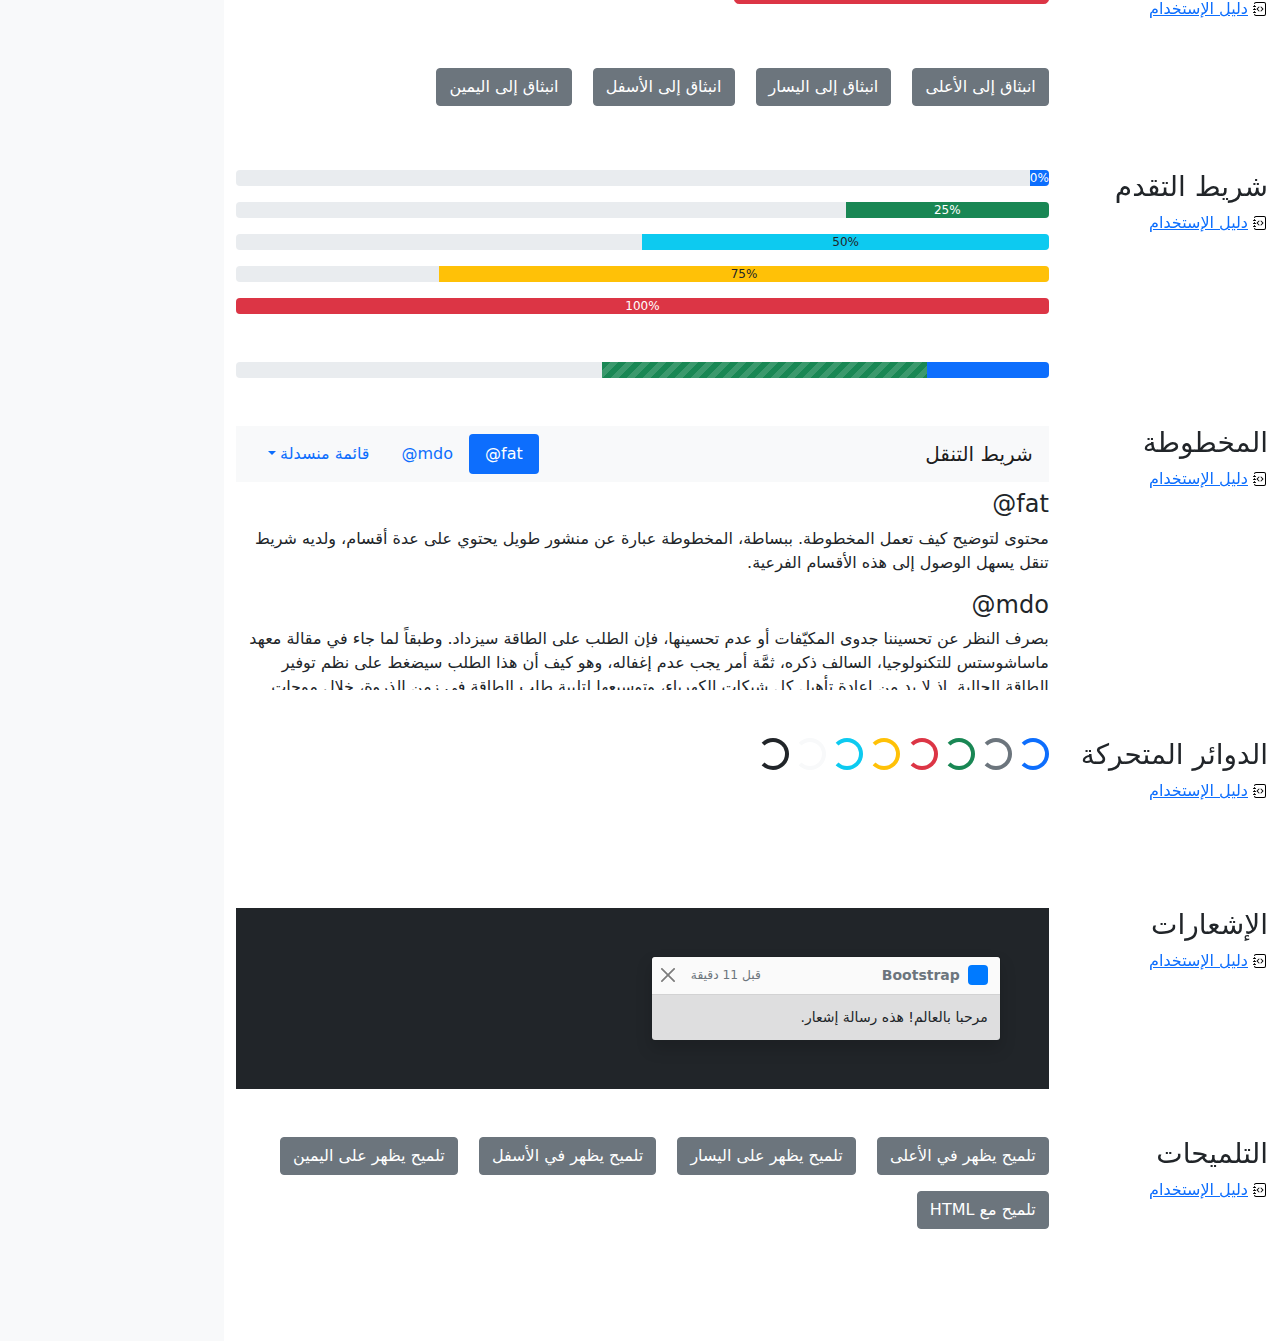
<file: issc/primera página web/bootstrap-5.1.3-examples/cheatsheet-rtl/index.html>
<!doctype html>
<html lang="ar" dir="rtl">
  <head>
    <meta charset="utf-8">
    <meta name="viewport" content="width=device-width, initial-scale=1">
    <meta name="description" content="">
    <meta name="author" content="Mark Otto, Jacob Thornton, and Bootstrap contributors">
    <meta name="generator" content="Hugo 0.88.1">
    <title>ورقة الغش · Bootstrap v5.1</title>

    <link rel="canonical" href="https://getbootstrap.com/docs/5.1/examples/cheatsheet-rtl/">

    

    <!-- Bootstrap core CSS -->
<link href="../assets/dist/css/bootstrap.rtl.min.css" rel="stylesheet">

    <style>
      .bd-placeholder-img {
        font-size: 1.125rem;
        text-anchor: middle;
        -webkit-user-select: none;
        -moz-user-select: none;
        user-select: none;
      }

      @media (min-width: 768px) {
        .bd-placeholder-img-lg {
          font-size: 3.5rem;
        }
      }
    </style>

    
    <!-- Custom styles for this template -->
    <link href="../cheatsheet/cheatsheet.rtl.css" rel="stylesheet">
  </head>
  <body class="bg-light">
    
<header class="bd-header bg-dark py-3 d-flex align-items-stretch border-bottom border-dark">
  <div class="container-fluid d-flex align-items-center">
    <h1 class="d-flex align-items-center fs-4 text-white mb-0">
      <img src="../assets/brand/bootstrap-logo-white.svg" width="38" height="30" class="me-3" alt="Bootstrap">
      ورقة الغش
    </h1>
    <a href="../examples/cheatsheet/" class="ms-auto link-light" hreflang="en">جدول بيانات LTR</a>
  </div>
</header>
<aside class="bd-aside sticky-xl-top text-muted align-self-start mb-3 mb-xl-5 px-2">
  <h2 class="h6 pt-4 pb-3 mb-4 border-bottom">على هذه الصفحة</h2>
  <nav class="small" id="toc">
    <ul class="list-unstyled">
      <li class="my-2">
        <button class="btn d-inline-flex align-items-center collapsed" data-bs-toggle="collapse" aria-expanded="false" data-bs-target="#contents-collapse" aria-controls="contents-collapse">المحتوى</button>
        <ul class="list-unstyled ps-3 collapse" id="contents-collapse">
          <li><a class="d-inline-flex align-items-center rounded" href="#typography">النصوص</a></li>
          <li><a class="d-inline-flex align-items-center rounded" href="#images">الصور</a></li>
          <li><a class="d-inline-flex align-items-center rounded" href="#tables">الجداول</a></li>
          <li><a class="d-inline-flex align-items-center rounded" href="#figures">النماذج البيانية</a></li>
        </ul>
      </li>
      <li class="my-2">
        <button class="btn d-inline-flex align-items-center collapsed" data-bs-toggle="collapse" aria-expanded="false" data-bs-target="#forms-collapse" aria-controls="forms-collapse">النماذج</button>
        <ul class="list-unstyled ps-3 collapse" id="forms-collapse">
          <li><a class="d-inline-flex align-items-center rounded" href="#overview">نظرة عامة</a></li>
          <li><a class="d-inline-flex align-items-center rounded" href="#disabled-forms">الحقول المعطلة</a></li>
          <li><a class="d-inline-flex align-items-center rounded" href="#sizing">الأحجام</a></li>
          <li><a class="d-inline-flex align-items-center rounded" href="#input-group">مجموعة الإدخال</a></li>
          <li><a class="d-inline-flex align-items-center rounded" href="#floating-labels">الحقول ذوي العناوين العائمة</a></li>
          <li><a class="d-inline-flex align-items-center rounded" href="#validation">التحقق</a></li>
        </ul>
      </li>
      <li class="my-2">
        <button class="btn d-inline-flex align-items-center collapsed" data-bs-toggle="collapse" aria-expanded="false" data-bs-target="#components-collapse" aria-controls="components-collapse">مكونات</button>
        <ul class="list-unstyled ps-3 collapse" id="components-collapse">
          <li><a class="d-inline-flex align-items-center rounded" href="#accordion">المطوية</a></li>
          <li><a class="d-inline-flex align-items-center rounded" href="#alerts">الإنذارات</a></li>
          <li><a class="d-inline-flex align-items-center rounded" href="#badge">الشارة</a></li>
          <li><a class="d-inline-flex align-items-center rounded" href="#breadcrumb">مسار التنقل التفصيلي</a></li>
          <li><a class="d-inline-flex align-items-center rounded" href="#buttons">الأزرار</a></li>
          <li><a class="d-inline-flex align-items-center rounded" href="#button-group">مجموعة الأزرار</a></li>
          <li><a class="d-inline-flex align-items-center rounded" href="#card">البطاقة</a></li>
          <li><a class="d-inline-flex align-items-center rounded" href="#carousel">شرائح العرض</a></li>
          <li><a class="d-inline-flex align-items-center rounded" href="#dropdowns">القوائم المنسدلة</a></li>
          <li><a class="d-inline-flex align-items-center rounded" href="#list-group">مجموعة العناصر</a></li>
          <li><a class="d-inline-flex align-items-center rounded" href="#modal">الصندوق العائم</a></li>
          <li><a class="d-inline-flex align-items-center rounded" href="#navs">التنقل</a></li>
          <li><a class="d-inline-flex align-items-center rounded" href="#navbar">شريط التنقل</a></li>
          <li><a class="d-inline-flex align-items-center rounded" href="#pagination">ترقيم الصفحات</a></li>
          <li><a class="d-inline-flex align-items-center rounded" href="#popovers">الصناديق المنبثقة</a></li>
          <li><a class="d-inline-flex align-items-center rounded" href="#progress">شريط التقدم</a></li>
          <li><a class="d-inline-flex align-items-center rounded" href="#scrollspy">المخطوطة</a></li>
          <li><a class="d-inline-flex align-items-center rounded" href="#spinners">الدوائر المتحركة</a></li>
          <li><a class="d-inline-flex align-items-center rounded" href="#toasts">الإشعارات</a></li>
          <li><a class="d-inline-flex align-items-center rounded" href="#tooltips">التلميحات</a></li>
        </ul>
      </li>
    </ul>
  </nav>
</aside>
<div class="bd-cheatsheet container-fluid bg-body">
  <section id="content">
    <h2 class="sticky-xl-top fw-bold pt-3 pt-xl-5 pb-2 pb-xl-3">المحتوى</h2>

    <article class="my-3" id="typography">
      <div class="bd-heading sticky-xl-top align-self-start mt-5 mb-3 mt-xl-0 mb-xl-2">
        <h3>النصوص</h3>
        <a class="d-flex align-items-center" hreflang="en" href="../content/typography/">دليل الإستخدام</a>
      </div>

      <div>
        <div class="bd-example">
        <p class="display-1">العرض 1</p>
        <p class="display-2">العرض 2</p>
        <p class="display-3">العرض 3</p>
        <p class="display-4">العرض 4</p>
        <p class="display-5">العرض 5</p>
        <p class="display-6">العرض 6</p>
        </div>

        <div class="bd-example">
        <p class="h1">عنوان 1</p>
        <p class="h2">عنوان 2</p>
        <p class="h3">عنوان 3</p>
        <p class="h4">عنوان 4</p>
        <p class="h5">عنوان 5</p>
        <p class="h6">عنوان 6</p>
        </div>

        <div class="bd-example">
        <p class="lead">
          هذه قطعة إملائية متميزة، فهي مصممة لتكون بارزة من بين القطع الإملائية الأخرى.
        </p>
        </div>

        <div class="bd-example">
        <p>يمكنك استخدام تصنيف mark <mark>لتحديد</mark> نص.</p>
        <p><del>من المفترض أن يتم التعامل مع هذا السطر كنص محذوف.</del></p>
        <p><s>من المفترض أن يتم التعامل مع هذا السطر على أنه لم يعد دقيقًا.</s></p>
        <p><ins>من المفترض أن يتم التعامل مع هذا السطر كإضافة إلى المستند.</ins></p>
        <p><u>سيتم عرض النص في هذا السطر كما وتحته خط.</u></p>
        <p><small>من المفترض أن يتم التعامل مع هذا السطر على أنه يحوي تفاصيل صغيرة.</small></p>
        <p><strong>هذا السطر يحوي نص عريض.</strong></p>
        <p><em>هذا السطر يحوي نص مائل.</em></p>
        </div>

        <div class="bd-example">
        <blockquote class="blockquote">
          <p>إقتباس مبهر، موضوع في عنصر blockquote</p>
          <footer class="blockquote-footer">شخص مشهور في <cite title= "عنوان المصدر"> عنوان المصدر </cite></footer>
        </blockquote>
        </div>

        <div class="bd-example">
        <ul class="list-unstyled">
          <li>هذه قائمة عناصر.</li>
          <li>بالرغم من أنها مصممة كي لا تظهر كذلك.</li>
          <li>إلا أنها مجهزة كـ قائمة خلف الكواليس</li>
          <li>هذا التصميم ينطبق فقد على القائمة الرئيسية</li>
          <li>القوائم الفرعية
            <ul>
              <li>لا تتأثر بهذا التصميم</li>
              <li>فهي تظهر عليها علامات الترقيم</li>
              <li>وتحتوي على مساحة فارغة بجوارها</li>
            </ul>
          </li>
          <li>قد يكون هذا التصميم مفيدًا في بعض الأحيان.</li>
        </ul>
        </div>

        <div class="bd-example">
        <ul class="list-inline">
          <li class="list-inline-item">هذا عنصر في قائمة.</li>
          <li class="list-inline-item">وهذا أيضًا.</li>
          <li class="list-inline-item">لكنهم يظهرون متجاورين.</li>
        </ul>
        </div>
      </div>
    </article>
    <article class="my-3" id="images">
      <div class="bd-heading sticky-xl-top align-self-start mt-5 mb-3 mt-xl-0 mb-xl-2">
        <h3>الصور</h3>
        <a class="d-flex align-items-center" hreflang="en" href="../content/images/">دليل الإستخدام</a>
      </div>

      <div>
        <div class="bd-example">
        <svg class="bd-placeholder-img bd-placeholder-img-lg img-fluid" width="100%" height="250" xmlns="http://www.w3.org/2000/svg" role="img" aria-label="Placeholder: صورة مستجيبة" preserveAspectRatio="xMidYMid slice" focusable="false"><title>Placeholder</title><rect width="100%" height="100%" fill="#868e96"/><text x="50%" y="50%" fill="#dee2e6" dy=".3em">صورة مستجيبة</text></svg>

        </div>

        <div class="bd-example">
        <svg class="bd-placeholder-img img-thumbnail" width="200" height="200" xmlns="http://www.w3.org/2000/svg" role="img" aria-label="صورة عنصر نائب مربع عام مع حدود بيضاء حولها ، مما يجعلها تشبه صورة تم التقاطها بكاميرا فورية قديمة: 200x200" preserveAspectRatio="xMidYMid slice" focusable="false"><title>صورة عنصر نائب مربع عام مع حدود بيضاء حولها ، مما يجعلها تشبه صورة تم التقاطها بكاميرا فورية قديمة</title><rect width="100%" height="100%" fill="#868e96"/><text x="50%" y="50%" fill="#dee2e6" dy=".3em">200x200</text></svg>

        </div>
      </div>
    </article>
    <article class="my-3" id="tables">
      <div class="bd-heading sticky-xl-top align-self-start mt-5 mb-3 mt-xl-0 mb-xl-2">
        <h3>الجداول</h3>
        <a class="d-flex align-items-center" hreflang="en" href="../content/tables/">دليل الإستخدام</a>
      </div>

      <div>
        <div class="bd-example">
        <table class="table table-striped">
          <thead>
          <tr>
            <th scope="col">#</th>
            <th scope="col">الاسم الاول</th>
            <th scope="col">الكنية</th>
            <th scope="col">الاسم المستعار</th>
          </tr>
          </thead>
          <tbody>
          <tr>
            <th scope="row">1</th>
            <td>Mark</td>
            <td>Otto</td>
            <td><bdo lang="en" dir="ltr">@mdo</bdo></td>
          </tr>
          <tr>
            <th scope="row">2</th>
            <td>Jacob</td>
            <td>Thornton</td>
            <td><bdo lang="en" dir="ltr">@fat</bdo></td>
          </tr>
          <tr>
            <th scope="row">3</th>
            <td colspan="2">Larry the Bird</td>
            <td><bdo lang="en" dir="ltr">@twitter</bdo></td>
          </tr>
          </tbody>
        </table>
        </div>

        <div class="bd-example">
        <table class="table table-dark table-borderless">
          <thead>
          <tr>
            <th scope="col">#</th>
            <th scope="col">الاسم الاول</th>
            <th scope="col">الكنية</th>
            <th scope="col">الاسم المستعار</th>
          </tr>
          </thead>
          <tbody>
          <tr>
            <th scope="row">1</th>
            <td>Mark</td>
            <td>Otto</td>
            <td><bdo lang="en" dir="ltr">@mdo</bdo></td>
          </tr>
          <tr>
            <th scope="row">2</th>
            <td>Jacob</td>
            <td>Thornton</td>
            <td><bdo lang="en" dir="ltr">@fat</bdo></td>
          </tr>
          <tr>
            <th scope="row">3</th>
            <td colspan="2">Larry the Bird</td>
            <td><bdo lang="en" dir="ltr">@twitter</bdo></td>
          </tr>
          </tbody>
        </table>
        </div>

        <div class="bd-example">
        <table class="table table-hover">
          <thead>
          <tr>
            <th scope="col">Class</th>
            <th scope="col">عنوان</th>
            <th scope="col">عنوان</th>
          </tr>
          </thead>
          <tbody>
          <tr>
            <th scope="row">Default</th>
            <td>خلية</td>
            <td>خلية</td>
          </tr>
          
          <tr class="table-primary">
            <th scope="row">Primary</th>
            <td>خلية</td>
            <td>خلية</td>
          </tr>
          <tr class="table-secondary">
            <th scope="row">Secondary</th>
            <td>خلية</td>
            <td>خلية</td>
          </tr>
          <tr class="table-success">
            <th scope="row">Success</th>
            <td>خلية</td>
            <td>خلية</td>
          </tr>
          <tr class="table-danger">
            <th scope="row">Danger</th>
            <td>خلية</td>
            <td>خلية</td>
          </tr>
          <tr class="table-warning">
            <th scope="row">Warning</th>
            <td>خلية</td>
            <td>خلية</td>
          </tr>
          <tr class="table-info">
            <th scope="row">Info</th>
            <td>خلية</td>
            <td>خلية</td>
          </tr>
          <tr class="table-light">
            <th scope="row">Light</th>
            <td>خلية</td>
            <td>خلية</td>
          </tr>
          <tr class="table-dark">
            <th scope="row">Dark</th>
            <td>خلية</td>
            <td>خلية</td>
          </tr>
          </tbody>
        </table>
        </div>

        <div class="bd-example">
        <table class="table table-sm table-bordered">
          <thead>
          <tr>
            <th scope="col">#</th>
            <th scope="col">الاسم الاول</th>
            <th scope="col">الكنية</th>
            <th scope="col">الاسم المستعار</th>
          </tr>
          </thead>
          <tbody>
          <tr>
            <th scope="row">1</th>
            <td>Mark</td>
            <td>Otto</td>
            <td><bdo lang="en" dir="ltr">@mdo</bdo></td>
          </tr>
          <tr>
            <th scope="row">2</th>
            <td>Jacob</td>
            <td>Thornton</td>
            <td><bdo lang="en" dir="ltr">@fat</bdo></td>
          </tr>
          <tr>
            <th scope="row">3</th>
            <td colspan="2">Larry the Bird</td>
            <td><bdo lang="en" dir="ltr">@twitter</bdo></td>
          </tr>
          </tbody>
        </table>
        </div>
      </div>
    </article>
    <article class="my-3" id="figures">
      <div class="bd-heading sticky-xl-top align-self-start mt-5 mb-3 mt-xl-0 mb-xl-2">
        <h3>النماذج البيانية</h3>
        <a class="d-flex align-items-center" hreflang="en" href="../content/figures/">دليل الإستخدام</a>
      </div>

      <div>
        <div class="bd-example">
        <figure class="figure">
          <svg class="bd-placeholder-img figure-img img-fluid rounded" width="400" height="300" xmlns="http://www.w3.org/2000/svg" role="img" aria-label="Placeholder: 400x300" preserveAspectRatio="xMidYMid slice" focusable="false"><title>Placeholder</title><rect width="100%" height="100%" fill="#868e96"/><text x="50%" y="50%" fill="#dee2e6" dy=".3em">400x300</text></svg>

          <figcaption class="figure-caption">شرح للصورة أعلاه.</figcaption>
        </figure>
        </div>
      </div>
    </article>
  </section>

  <section id="forms">
    <h2 class="sticky-xl-top fw-bold pt-3 pt-xl-5 pb-2 pb-xl-3">النماذج</h2>

    <article class="my-3" id="overview">
      <div class="bd-heading sticky-xl-top align-self-start mt-5 mb-3 mt-xl-0 mb-xl-2">
        <h3>نظرة عامة</h3>
        <a class="d-flex align-items-center" hreflang="en" href="../forms/overview/">دليل الإستخدام</a>
      </div>

      <div>
        <div class="bd-example">
        <form>
          <div class="mb-3">
            <label for="exampleInputEmail1" class="form-label">البريد الإلكتروني</label>
            <input type="email" class="form-control" id="exampleInputEmail1" aria-describedby="emailHelp">
            <div id="emailHelp" class="form-text">لن نقوم بمشاركة بريدك الإلكتروني مع أي شخص آخر.</div>
          </div>
          <div class="mb-3">
            <label for="exampleInputPassword1" class="form-label">كلمة السر</label>
            <input type="password" class="form-control" id="exampleInputPassword1">
          </div>
          <div class="mb-3 form-check">
            <input type="checkbox" class="form-check-input" id="exampleCheck1">
            <label class="form-check-label" for="exampleCheck1">اخترني</label>
          </div>
          <fieldset class="mb-3">
            <legend>أزرار الاختيار الأحادي</legend>
            <div class="form-check">
              <input type="radio" name="radios" class="form-check-input" id="exampleRadio1" checked>
              <label class="form-check-label" for="exampleRadio1">الخيار الافتراضي</label>
            </div>
            <div class="mb-3 form-check">
              <input type="radio" name="radios" class="form-check-input" id="exampleRadio2">
              <label class="form-check-label" for="exampleRadio2">خيار آخر</label>
            </div>
          </fieldset>
          <div class="mb-3">
            <label class="form-label" for="customFile">رفع</label>
            <input type="file" class="form-control" id="customFile">
          </div>
          <div class="mb-3 form-check form-switch">
            <input class="form-check-input" type="checkbox" role="switch" id="flexSwitchCheckChecked" checked>
            <label class="form-check-label" for="flexSwitchCheckChecked">زر على شكل مفتاح اختيار.</label>
          </div>
          <div class="mb-3">
            <label for="customRange3" class="form-label">مثال على حقل اختيار نطاقي</label>
            <input type="range" class="form-range" min="0" max="5" step="0.5" id="customRange3">
          </div>
          <button type="submit" class="btn btn-primary">إرسال</button>
        </form>
        </div>
      </div>
    </article>
    <article class="my-3" id="disabled-forms">
      <div class="bd-heading sticky-xl-top align-self-start mt-5 mb-3 mt-xl-0 mb-xl-2">
        <h3>الحقول المعطلة</h3>
        <a class="d-flex align-items-center" hreflang="en" href="../forms/overview/#disabled-forms">دليل الإستخدام</a>
      </div>

      <div>
        <div class="bd-example">
        <form>
          <fieldset disabled aria-label="مثال على مجموعة الحقول المعطلة">
            <div class="mb-3">
              <label for="disabledTextInput" class="form-label">حقل إدخال معطل</label>
              <input type="text" id="disabledTextInput" class="form-control" placeholder="حقل إدخال معطل">
            </div>
            <div class="mb-3">
              <label for="disabledSelect" class="form-label">قائمة اختيار معطلة</label>
              <select id="disabledSelect" class="form-select">
                <option>خيار معطل</option>
              </select>
            </div>
            <div class="mb-3">
              <div class="form-check">
                <input class="form-check-input" type="checkbox" id="disabledFieldsetCheck" disabled>
                <label class="form-check-label" for="disabledFieldsetCheck">
                  زر اختيار معطل
                </label>
              </div>
            </div>
            <fieldset class="mb-3">
              <legend>أزرار اختيار أحادي معطلين</legend>
              <div class="form-check">
                <input type="radio" name="radios" class="form-check-input" id="disabledRadio1" disabled>
                <label class="form-check-label" for="disabledRadio1">خيار معطل</label>
              </div>
              <div class="mb-3 form-check">
                <input type="radio" name="radios" class="form-check-input" id="disabledRadio2" disabled>
                <label class="form-check-label" for="disabledRadio2">خيار آخر معطل</label>
              </div>
            </fieldset>
            <div class="mb-3">
              <label class="form-label" for="disabledCustomFile">رفع معطل</label>
              <input type="file" class="form-control" id="disabledCustomFile" disabled>
            </div>
            <div class="mb-3 form-check form-switch">
              <input class="form-check-input" type="checkbox" role="switch" id="disabledSwitchCheckChecked" checked disabled>
              <label class="form-check-label" for="disabledSwitchCheckChecked">زر معطل على شكل مفتاح اختيار.</label>
            </div>
            <div class="mb-3">
              <label for="disabledRange" class="form-label">حقل اختيار نطاقي معطل</label>
              <input type="range" class="form-range" min="0" max="5" step="0.5" id="disabledRange">
            </div>
            <button type="submit" class="btn btn-primary">إرسال</button>
          </fieldset>
        </form>
        </div>
      </div>
    </article>
    <article class="my-3" id="sizing">
      <div class="bd-heading sticky-xl-top align-self-start mt-5 mb-3 mt-xl-0 mb-xl-2">
        <h3>الأحجام</h3>
        <a class="d-flex align-items-center" hreflang="en" href="../forms/form-control/#sizing">دليل الإستخدام</a>
      </div>

      <div>
        <div class="bd-example">
        <div class="mb-3">
          <input class="form-control form-control-lg" type="text" placeholder="حقل إدخال كبير" aria-label=".form-control-lg مثال">
        </div>
        <div class="mb-3">
          <select class="form-select form-select-lg mb-3" aria-label=".form-select-lg مثال">
            <option selected>افتح قائمة الاختيار هذه</option>
            <option value="1">واحد</option>
            <option value="2">اثنان</option>
            <option value="3">ثلاثة</option>
          </select>
        </div>
        <div class="mb-3">
          <input type="file" class="form-control form-control-lg" aria-label="مثال على إدخال ملف كبير">
        </div>
        </div>

        <div class="bd-example">
        <div class="mb-3">
          <input class="form-control form-control-sm" type="text" placeholder="حقل إدخال صغير" aria-label=".form-control-sm مثال">
        </div>
        <div class="mb-3">
          <select class="form-select form-select-sm" aria-label=".form-select-sm مثال">
            <option selected>افتح قائمة الاختيار هذه</option>
            <option value="1">واحد</option>
            <option value="2">اثنان</option>
            <option value="3">ثلاثة</option>
          </select>
        </div>
        <div class="mb-3">
          <input type="file" class="form-control form-control-sm" aria-label="مثال على إدخال ملف صغير">
        </div>
        </div>
      </div>
    </article>
    <article class="my-3" id="input-group">
      <div class="bd-heading sticky-xl-top align-self-start mt-5 mb-3 mt-xl-0 mb-xl-2">
        <h3>مجموعة الإدخال</h3>
        <a class="d-flex align-items-center" hreflang="en" href="../forms/input-group/">دليل الإستخدام</a>
      </div>

      <div>
        <div class="bd-example">
        <div class="input-group mb-3">
          <span class="input-group-text" id="basic-addon1">أنا اسمي</span>
          <input type="text" class="form-control" placeholder="فلان الفلاني" aria-label="الاسم" aria-describedby="basic-addon1">
        </div>
        <div class="input-group mb-3">
          <input type="text" class="form-control" placeholder="أنا أحب الكعك والقهوة" aria-label="الطعام المفضل" aria-describedby="basic-addon2">
          <span class="input-group-text" id="basic-addon2">وغيرها</span>
        </div>
        <label for="basic-url" class="form-label">عنوان حسابك الشخصي</label>
        <div class="input-group mb-3">
          <input type="text" class="form-control" id="basic-url" aria-describedby="basic-addon3">
          <span class="input-group-text" id="basic-addon3"><bdo lang="en" dir="ltr">https://example.com/users/</bdo></span>
        </div>
        <div class="input-group mb-3">
          <span class="input-group-text"><bdo lang="en" dir="ltr">.00</bdo></span>
          <input type="text" class="form-control" aria-label="المبلغ (لأقرب دولار)">
          <span class="input-group-text">$</span>
        </div>
        <div class="input-group">
          <span class="input-group-text">مع textarea</span>
          <textarea class="form-control" aria-label="مع textarea"></textarea>
        </div>
        </div>
      </div>
    </article>
    <article class="my-3" id="floating-labels">
      <div class="bd-heading sticky-xl-top align-self-start mt-5 mb-3 mt-xl-0 mb-xl-2">
        <h3>الحقول ذوي العناوين العائمة</h3>
        <a class="d-flex align-items-center" href="../forms/floating-labels/">دليل الإستخدام</a>
      </div>

      <div>
        <div class="bd-example">
        <form>
          <div class="form-floating mb-3">
            <input type="email" class="form-control" id="floatingInput" placeholder="name@example.com">
            <label for="floatingInput">البريد الالكتروني</label>
          </div>
          <div class="form-floating">
            <input type="password" class="form-control" id="floatingPassword" placeholder="كلمة السر">
            <label for="floatingPassword">كلمة السر</label>
          </div>
        </form>
        </div>
      </div>
    </article>
    <article class="my-3" id="validation">
      <div class="bd-heading sticky-xl-top align-self-start mt-5 mb-3 mt-xl-0 mb-xl-2">
        <h3>التحقق</h3>
        <a class="d-flex align-items-center" hreflang="en" href="../forms/validation/">دليل الإستخدام</a>
      </div>

      <div>
        <div class="bd-example">
        <form class="row g-3">
          <div class="col-md-4">
            <label for="validationServer01" class="form-label">الاسم الاول</label>
            <input type="text" class="form-control is-valid" id="validationServer01" value="Mark" required>
            <div class="valid-feedback">
              يبدو صحيحًا!
            </div>
          </div>
          <div class="col-md-4">
            <label for="validationServer02" class="form-label">الكنية</label>
            <input type="text" class="form-control is-valid" id="validationServer02" value="Otto" required>
            <div class="valid-feedback">
              يبدو صحيحًا!
            </div>
          </div>
          <div class="col-md-4">
            <label for="validationServerUsername" class="form-label">اسم المستخدم</label>
            <div class="input-group has-validation">
              <input type="text" class="form-control is-invalid" id="validationServerUsername" aria-describedby="inputGroupPrepend3" required>
              <span class="input-group-text" id="inputGroupPrepend3">@</span>
              <div class="invalid-feedback">
                يرجى اختيار اسم مستخدم.
              </div>
            </div>
          </div>
          <div class="col-md-6">
            <label for="validationServer03" class="form-label">مدينة</label>
            <input type="text" class="form-control is-invalid" id="validationServer03" required>
            <div class="invalid-feedback">
              يرجى إدخال مدينة صحيحة.
            </div>
          </div>
          <div class="col-md-3">
            <label for="validationServer04" class="form-label">حالة</label>
            <select class="form-select is-invalid" id="validationServer04" required>
              <option selected disabled value="">اختر...</option>
              <option>...</option>
            </select>
            <div class="invalid-feedback">
              يرجى اختيار ولاية صحيحة.
            </div>
          </div>
          <div class="col-md-3">
            <label for="validationServer05" class="form-label">الرمز البريدي</label>
            <input type="text" class="form-control is-invalid" id="validationServer05" required>
            <div class="invalid-feedback">
              يرجى إدخال رمز بريدي صحيح.
            </div>
          </div>
          <div class="col-12">
            <div class="form-check">
              <input class="form-check-input is-invalid" type="checkbox" value="" id="invalidCheck3" required>
              <label class="form-check-label" for="invalidCheck3">
                أوافق على الشروط والأحكام
              </label>
              <div class="invalid-feedback">
                تجب الموافقة قبل إرسال النموذج.
              </div>
            </div>
          </div>
          <div class="col-12">
            <button class="btn btn-primary" type="submit">إرسال النموذج</button>
          </div>
        </form>
        </div>
      </div>
    </article>
  </section>

  <section id="components">
    <h2 class="sticky-xl-top fw-bold pt-3 pt-xl-5 pb-2 pb-xl-3">العناصر</h2>

    <article class="my-3" id="accordion">
      <div class="bd-heading sticky-xl-top align-self-start mt-5 mb-3 mt-xl-0 mb-xl-2">
        <h3>المطوية</h3>
        <a class="d-flex align-items-center" hreflang="en" href="../components/accordion/">دليل الإستخدام</a>
      </div>

      <div>
        <div class="bd-example">
        <div class="accordion" id="accordionExample">
          <div class="accordion-item">
            <h4 class="accordion-header" id="headingOne">
              <button class="accordion-button" type="button" data-bs-toggle="collapse" data-bs-target="#collapseOne" aria-expanded="true" aria-controls="collapseOne">
                عنصر المطوية الأول
              </button>
            </h4>
            <div id="collapseOne" class="accordion-collapse collapse show" aria-labelledby="headingOne" data-bs-parent="#accordionExample">
              <div class="accordion-body">
                <strong>هذا هو محتوى عنصر المطوية الأول.</strong> سيكون المحتوى مخفيًا بشكل إفتراضي حتى يقوم Bootstrap بإضافة الكلاسات اللازمة لكل عنصر في المطوية. هذه الكلاسات تتحكم بالمظهر العام ووتتحكم أيضا بإظهار وإخفاء أقسام المطوية عبر حركات CSS الإنتقالية. يمكنك تعديل أي من هذه عبر كلاسات CSS خاصة بك، او عبر تغيير القيم الإفتراضية المقدمة من Bootsrap. من الجدير بالذكر أنه يمكن وضع أي كود HTML هنا، ولكن الحركة الإنتقالية قد تحد من الoverflow.
              </div>
            </div>
          </div>
          <div class="accordion-item">
            <h4 class="accordion-header" id="headingTwo">
              <button class="accordion-button collapsed" type="button" data-bs-toggle="collapse" data-bs-target="#collapseTwo" aria-expanded="false" aria-controls="collapseTwo">
                عنصر المطوية الثاني
              </button>
            </h4>
            <div id="collapseTwo" class="accordion-collapse collapse" aria-labelledby="headingTwo" data-bs-parent="#accordionExample">
              <div class="accordion-body">
                <strong>هذا هو محتوى عنصر المطوية الثاني.</strong> سيكون المحتوى مخفيًا بشكل إفتراضي حتى يقوم Bootstrap بإضافة الكلاسات اللازمة لكل عنصر في المطوية. هذه الكلاسات تتحكم بالمظهر العام ووتتحكم أيضا بإظهار وإخفاء أقسام المطوية عبر حركات CSS الإنتقالية. يمكنك تعديل أي من هذه عبر كلاسات CSS خاصة بك، او عبر تغيير القيم الإفتراضية المقدمة من Bootsrap. من الجدير بالذكر أنه يمكن وضع أي كود HTML هنا، ولكن الحركة الإنتقالية قد تحد من الoverflow.
              </div>
            </div>
          </div>
          <div class="accordion-item">
            <h4 class="accordion-header" id="headingThree">
              <button class="accordion-button collapsed" type="button" data-bs-toggle="collapse" data-bs-target="#collapseThree" aria-expanded="false" aria-controls="collapseThree">
                عنصر المطوية الثالث
              </button>
            </h4>
            <div id="collapseThree" class="accordion-collapse collapse" aria-labelledby="headingThree" data-bs-parent="#accordionExample">
              <div class="accordion-body">
                <strong>هذا هو محتوى عنصر المطوية الثالث.</strong> سيكون المحتوى مخفيًا بشكل إفتراضي حتى يقوم Bootstrap بإضافة الكلاسات اللازمة لكل عنصر في المطوية. هذه الكلاسات تتحكم بالمظهر العام ووتتحكم أيضا بإظهار وإخفاء أقسام المطوية عبر حركات CSS الإنتقالية. يمكنك تعديل أي من هذه عبر كلاسات CSS خاصة بك، او عبر تغيير القيم الإفتراضية المقدمة من Bootsrap. من الجدير بالذكر أنه يمكن وضع أي كود HTML هنا، ولكن الحركة الإنتقالية قد تحد من الoverflow.
              </div>
            </div>
          </div>
        </div>
        </div>
      </div>
    </article>
    <article class="my-3" id="alerts">
      <div class="bd-heading sticky-xl-top align-self-start mt-5 mb-3 mt-xl-0 mb-xl-2">
        <h3>الإنذارات</h3>
        <a class="d-flex align-items-center" hreflang="en" href="../components/alerts/">دليل الإستخدام</a>
      </div>

      <div>
        <div class="bd-example">
        
        <div class="alert alert-primary alert-dismissible fade show" role="alert">
          تنبيه primary بسيط مع <a href="#" class="alert-link">رابط مثال</a>. أعطها نقرة إذا أردت.
          <button type="button" class="btn-close" data-bs-dismiss="alert" aria-label="قريب"></button>
        </div>
        <div class="alert alert-secondary alert-dismissible fade show" role="alert">
          تنبيه secondary بسيط مع <a href="#" class="alert-link">رابط مثال</a>. أعطها نقرة إذا أردت.
          <button type="button" class="btn-close" data-bs-dismiss="alert" aria-label="قريب"></button>
        </div>
        <div class="alert alert-success alert-dismissible fade show" role="alert">
          تنبيه success بسيط مع <a href="#" class="alert-link">رابط مثال</a>. أعطها نقرة إذا أردت.
          <button type="button" class="btn-close" data-bs-dismiss="alert" aria-label="قريب"></button>
        </div>
        <div class="alert alert-danger alert-dismissible fade show" role="alert">
          تنبيه danger بسيط مع <a href="#" class="alert-link">رابط مثال</a>. أعطها نقرة إذا أردت.
          <button type="button" class="btn-close" data-bs-dismiss="alert" aria-label="قريب"></button>
        </div>
        <div class="alert alert-warning alert-dismissible fade show" role="alert">
          تنبيه warning بسيط مع <a href="#" class="alert-link">رابط مثال</a>. أعطها نقرة إذا أردت.
          <button type="button" class="btn-close" data-bs-dismiss="alert" aria-label="قريب"></button>
        </div>
        <div class="alert alert-info alert-dismissible fade show" role="alert">
          تنبيه info بسيط مع <a href="#" class="alert-link">رابط مثال</a>. أعطها نقرة إذا أردت.
          <button type="button" class="btn-close" data-bs-dismiss="alert" aria-label="قريب"></button>
        </div>
        <div class="alert alert-light alert-dismissible fade show" role="alert">
          تنبيه light بسيط مع <a href="#" class="alert-link">رابط مثال</a>. أعطها نقرة إذا أردت.
          <button type="button" class="btn-close" data-bs-dismiss="alert" aria-label="قريب"></button>
        </div>
        <div class="alert alert-dark alert-dismissible fade show" role="alert">
          تنبيه dark بسيط مع <a href="#" class="alert-link">رابط مثال</a>. أعطها نقرة إذا أردت.
          <button type="button" class="btn-close" data-bs-dismiss="alert" aria-label="قريب"></button>
        </div>
        </div>

        <div class="bd-example">
        <div class="alert alert-success" role="alert">
          <h4 class="alert-heading">أحسنت!</h4>
          <p>لقد نجحت في قراءة رسالة التنبيه المهمة هذه. سيتم تشغيل نص المثال هذا لفترة أطول قليلاً حتى تتمكن من رؤية كيفية عمل التباعد داخل التنبيه مع هذا النوع من المحتوى.</p>
          <hr>
          <p class="mb-0">كلما احتجت إلى ذلك ، تأكد من استخدام أدوات الهامش للحفاظ على الأشياء لطيفة ومرتبة.</p>
        </div>
        </div>
      </div>
    </article>
    <article class="my-3" id="badge">
      <div class="bd-heading sticky-xl-top align-self-start mt-5 mb-3 mt-xl-0 mb-xl-2">
        <h3>الشارة</h3>
        <a class="d-flex align-items-center" hreflang="en" href="../components/badge/">دليل الإستخدام</a>
      </div>

      <div>
        <div class="bd-example">
        <p class="h1">مثال على عنوان <span class="badge bg-primary">جديد</span></p>
        <p class="h2">مثال على عنوان <span class="badge bg-secondary">جديد</span></p>
        <p class="h3">مثال على عنوان <span class="badge bg-success">جديد</span></p>
        <p class="h4">مثال على عنوان <span class="badge bg-danger">جديد</span></p>
        <p class="h5">مثال على عنوان <span class="badge bg-warning text-dark">جديد</span></p>
        <p class="h6">مثال على عنوان <span class="badge bg-info text-dark">جديد</span></p>
        <p class="h6">مثال على عنوان <span class="badge bg-light text-dark">جديد</span></p>
        <p class="h6">مثال على عنوان <span class="badge bg-dark">جديد</span></p>
        </div>

        <div class="bd-example">
        
        <span class="badge rounded-pill bg-primary">Primary</span>
        <span class="badge rounded-pill bg-secondary">Secondary</span>
        <span class="badge rounded-pill bg-success">Success</span>
        <span class="badge rounded-pill bg-danger">Danger</span>
        <span class="badge rounded-pill bg-warning text-dark">Warning</span>
        <span class="badge rounded-pill bg-info text-dark">Info</span>
        <span class="badge rounded-pill bg-light text-dark">Light</span>
        <span class="badge rounded-pill bg-dark">Dark</span>
        </div>
      </div>
    </article>
    <article class="my-3" id="breadcrumb">
      <div class="bd-heading sticky-xl-top align-self-start mt-5 mb-3 mt-xl-0 mb-xl-2">
        <h3>مسار التنقل التفصيلي (فتات الخبز)</h3>
        <a class="d-flex align-items-center" hreflang="en" href="../components/breadcrumb/">دليل الإستخدام</a>
      </div>

      <div>
        <div class="bd-example">
        <nav aria-label="فتات الخبز">
          <ol class="breadcrumb">
            <li class="breadcrumb-item"><a href="#">الصفحة الرئيسية</a></li>
            <li class="breadcrumb-item"><a href="#">المكتبة</a></li>
            <li class="breadcrumb-item active" aria-current="page">البيانات</li>
          </ol>
        </nav>
        </div>
      </div>
    </article>
    <article class="my-3" id="buttons">
      <div class="bd-heading sticky-xl-top align-self-start mt-5 mb-3 mt-xl-0 mb-xl-2">
        <h3>الأزرار</h3>
        <a class="d-flex align-items-center" hreflang="en" href="../components/buttons/">دليل الإستخدام</a>
      </div>

      <div>
        <div class="bd-example">
        
        <button type="button" class="btn btn-primary">Primary</button>
        <button type="button" class="btn btn-secondary">Secondary</button>
        <button type="button" class="btn btn-success">Success</button>
        <button type="button" class="btn btn-danger">Danger</button>
        <button type="button" class="btn btn-warning">Warning</button>
        <button type="button" class="btn btn-info">Info</button>
        <button type="button" class="btn btn-light">Light</button>
        <button type="button" class="btn btn-dark">Dark</button>

        <button type="button" class="btn btn-link">رابط</button>
        </div>

        <div class="bd-example">
        
        <button type="button" class="btn btn-outline-primary">Primary</button>
        <button type="button" class="btn btn-outline-secondary">Secondary</button>
        <button type="button" class="btn btn-outline-success">Success</button>
        <button type="button" class="btn btn-outline-danger">Danger</button>
        <button type="button" class="btn btn-outline-warning">Warning</button>
        <button type="button" class="btn btn-outline-info">Info</button>
        <button type="button" class="btn btn-outline-light">Light</button>
        <button type="button" class="btn btn-outline-dark">Dark</button>
        </div>

        <div class="bd-example">
        <button type="button" class="btn btn-primary btn-sm">زر صغير</button>
        <button type="button" class="btn btn-primary">زر قياسي</button>
        <button type="button" class="btn btn-primary btn-lg">زر كبير</button>
        </div>
      </div>
    </article>
    <article class="my-3" id="button-group">
      <div class="bd-heading sticky-xl-top align-self-start mt-5 mb-3 mt-xl-0 mb-xl-2">
        <h3>مجموعة الأزرار</h3>
        <a class="d-flex align-items-center" hreflang="en" href="../components/button-group/">دليل الإستخدام</a>
      </div>

      <div>
        <div class="bd-example">
        <div class="btn-toolbar" role="toolbar" aria-label="شريط أدوات مع مجموعات أزرار">
          <div class="btn-group me-2" role="group" aria-label="المجموعة الأولى">
            <button type="button" class="btn btn-secondary">1</button>
            <button type="button" class="btn btn-secondary">2</button>
            <button type="button" class="btn btn-secondary">3</button>
            <button type="button" class="btn btn-secondary">4</button>
          </div>
          <div class="btn-group me-2" role="group" aria-label="المجموعة الثانية">
            <button type="button" class="btn btn-secondary">5</button>
            <button type="button" class="btn btn-secondary">6</button>
            <button type="button" class="btn btn-secondary">7</button>
          </div>
          <div class="btn-group" role="group" aria-label="المجموعة الثالثة">
            <button type="button" class="btn btn-secondary">8</button>
          </div>
        </div>
        </div>
      </div>
    </article>
    <article class="my-3" id="card">
      <div class="bd-heading sticky-xl-top align-self-start mt-5 mb-3 mt-xl-0 mb-xl-2">
        <h3>البطاقة</h3>
        <a class="d-flex align-items-center" hreflang="en" href="../components/card/">دليل الإستخدام</a>
      </div>

      <div>
        <div class="bd-example">
        <div class="row  row-cols-1 row-cols-md-2 g-4">
          <div class="col">
            <div class="card">
              <svg class="bd-placeholder-img card-img-top" width="100%" height="180" xmlns="http://www.w3.org/2000/svg" role="img" aria-label="Placeholder: غطاء الصورة" preserveAspectRatio="xMidYMid slice" focusable="false"><title>Placeholder</title><rect width="100%" height="100%" fill="#868e96"/><text x="50%" y="50%" fill="#dee2e6" dy=".3em">غطاء الصورة</text></svg>

              <div class="card-body">
                <h5 class="card-title">عنوان البطاقة</h5>
                <p class="card-text">بعض الأمثلة السريعة للنصوص للبناء على عنوان البطاقة وتشكيل الجزء الأكبر من محتوى البطاقة.</p>
                <a href="#" class="btn btn-primary">اذهب لمكان ما</a>
              </div>
            </div>
          </div>
          <div class="col">
            <div class="card">
              <div class="card-header">
                متميز
              </div>
              <div class="card-body">
                <h5 class="card-title">عنوان البطاقة</h5>
                <p class="card-text">بعض الأمثلة السريعة للنصوص للبناء على عنوان البطاقة وتشكيل الجزء الأكبر من محتوى البطاقة.</p>
                <a href="#" class="btn btn-primary">اذهب لمكان ما</a>
              </div>
              <div class="card-footer text-muted">
                منذ يومان
              </div>
            </div>
          </div>
          <div class="col">
            <div class="card">
              <div class="card-body">
                <h5 class="card-title">عنوان البطاقة</h5>
                <p class="card-text">بعض الأمثلة السريعة للنصوص للبناء على عنوان البطاقة وتشكيل الجزء الأكبر من محتوى البطاقة.</p>
              </div>
              <ul class="list-group list-group-flush">
                <li class="list-group-item">عنصر</li>
                <li class="list-group-item">عنصر آخر</li>
                <li class="list-group-item">عنصر ثالث</li>
              </ul>
              <div class="card-body">
                <a href="#" class="card-link">رابط البطاقة</a>
                <a href="#" class="card-link">رابط آخر</a>
              </div>
            </div>
          </div>
          <div class="col">
            <div class="card">
              <div class="row g-0">
                <div class="col-md-4">
                  <svg class="bd-placeholder-img" width="100%" height="250" xmlns="http://www.w3.org/2000/svg" role="img" aria-label="Placeholder: صورة" preserveAspectRatio="xMidYMid slice" focusable="false"><title>Placeholder</title><rect width="100%" height="100%" fill="#868e96"/><text x="50%" y="50%" fill="#dee2e6" dy=".3em">صورة</text></svg>

                </div>
                <div class="col-md-8">
                  <div class="card-body">
                    <h5 class="card-title">عنوان البطاقة</h5>
                    <p class="card-text">هذه بطاقة أعرض مع نص داعم تحتها كمقدمة طبيعية لمحتوى إضافي. هذا المحتوى أطول قليلاً.</p>
                    <p class="card-text"><small class="text-muted">آخر تحديث منذ 3 دقائق</small></p>
                  </div>
                </div>
              </div>
            </div>
          </div>
        </div>
        </div>
      </div>
    </article>
    <article class="my-3" id="carousel">
      <div class="bd-heading sticky-xl-top align-self-start mt-5 mb-3 mt-xl-0 mb-xl-2">
        <h3>شرائح العرض</h3>
        <a class="d-flex align-items-center" hreflang="en" href="../components/carousel/">دليل الإستخدام</a>
      </div>

      <div>
        <div class="bd-example">
        <div id="carouselExampleCaptions" class="carousel slide" data-bs-ride="carousel">
          <div class="carousel-indicators">
            <button type="button" data-bs-target="#carouselExampleCaptions" data-bs-slide-to="0" class="active" aria-current="true" aria-label="الشريحة الأولى"></button>
            <button type="button" data-bs-target="#carouselExampleCaptions" data-bs-slide-to="1" aria-label="الشريحة الثانية"></button>
            <button type="button" data-bs-target="#carouselExampleCaptions" data-bs-slide-to="2" aria-label="الشريحة الثالثة"></button>
          </div>
          <div class="carousel-inner">
            <div class="carousel-item active">
              <svg class="bd-placeholder-img bd-placeholder-img-lg d-block w-100" width="800" height="400" xmlns="http://www.w3.org/2000/svg" role="img" aria-label="Placeholder: الشريحة الأولى" preserveAspectRatio="xMidYMid slice" focusable="false"><title>Placeholder</title><rect width="100%" height="100%" fill="#777"/><text x="50%" y="50%" fill="#555" dy=".3em">الشريحة الأولى</text></svg>

              <div class="carousel-caption d-none d-md-block">
                <h5>عنوان الشريحة الأولى</h5>
                <p>محتوى وصفي يعبئ فراغ الشريحة الأولى.</p>
              </div>
            </div>
            <div class="carousel-item">
              <svg class="bd-placeholder-img bd-placeholder-img-lg d-block w-100" width="800" height="400" xmlns="http://www.w3.org/2000/svg" role="img" aria-label="Placeholder: الشريحة الثانية" preserveAspectRatio="xMidYMid slice" focusable="false"><title>Placeholder</title><rect width="100%" height="100%" fill="#666"/><text x="50%" y="50%" fill="#444" dy=".3em">الشريحة الثانية</text></svg>

              <div class="carousel-caption d-none d-md-block">
                <h5>عنوان الشريحة الثانية</h5>
                <p>محتوى وصفي يعبئ فراغ الشريحة الأولى.</p>
              </div>
            </div>
            <div class="carousel-item">
              <svg class="bd-placeholder-img bd-placeholder-img-lg d-block w-100" width="800" height="400" xmlns="http://www.w3.org/2000/svg" role="img" aria-label="Placeholder: الشريحة الثالثة" preserveAspectRatio="xMidYMid slice" focusable="false"><title>Placeholder</title><rect width="100%" height="100%" fill="#555"/><text x="50%" y="50%" fill="#333" dy=".3em">الشريحة الثالثة</text></svg>

              <div class="carousel-caption d-none d-md-block">
                <h5>عنوان الشريحة الثالثة</h5>
                <p>محتوى وصفي يعبئ فراغ الشريحة الأولى.</p>
              </div>
            </div>
          </div>
          <button class="carousel-control-prev" type="button" data-bs-target="#carouselExampleCaptions" data-bs-slide="prev">
            <span class="carousel-control-prev-icon" aria-hidden="true"></span>
            <span class="visually-hidden">السابق</span>
          </button>
          <button class="carousel-control-next" type="button" data-bs-target="#carouselExampleCaptions" data-bs-slide="next">
            <span class="carousel-control-next-icon" aria-hidden="true"></span>
            <span class="visually-hidden">التالي</span>
          </button>
        </div>
        </div>
      </div>
    </article>
    <article class="my-3" id="dropdowns">
      <div class="bd-heading sticky-xl-top align-self-start mt-5 mb-3 mt-xl-0 mb-xl-2">
        <h3>القوائم المنسدلة</h3>
        <a class="d-flex align-items-center" hreflang="en" href="../components/dropdowns/">دليل الإستخدام</a>
      </div>

      <div>
        <div class="bd-example">
        <div class="btn-group w-100 align-items-center justify-content-between flex-wrap">
          <div class="dropdown">
            <button class="btn btn-secondary btn-sm dropdown-toggle" type="button" id="dropdownMenuButtonSM" data-bs-toggle="dropdown" aria-expanded="false">
              زر القائمة المنسدلة
            </button>
            <ul class="dropdown-menu" aria-labelledby="dropdownMenuButtonSM">
              <li><h6 class="dropdown-header">عنوان القائمة المنسدلة</h6></li>
              <li><a class="dropdown-item" href="#">عمل</a></li>
              <li><a class="dropdown-item" href="#">عمل آخر</a></li>
              <li><a class="dropdown-item" href="#">شيء آخر هنا</a></li>
              <li><hr class="dropdown-divider"></li>
              <li><a class="dropdown-item" href="#">رابط منفصل</a></li>
            </ul>
          </div>
          <div class="dropdown">
            <button class="btn btn-secondary dropdown-toggle" type="button" id="dropdownMenuButton" data-bs-toggle="dropdown" aria-expanded="false">
              زر القائمة المنسدلة
            </button>
            <ul class="dropdown-menu" aria-labelledby="dropdownMenuButton">
              <li><h6 class="dropdown-header">عنوان القائمة المنسدلة</h6></li>
              <li><a class="dropdown-item" href="#">عمل</a></li>
              <li><a class="dropdown-item" href="#">عمل آخر</a></li>
              <li><a class="dropdown-item" href="#">شيء آخر هنا</a></li>
              <li><hr class="dropdown-divider"></li>
              <li><a class="dropdown-item" href="#">رابط منفصل</a></li>
            </ul>
          </div>
          <div class="dropdown">
            <button class="btn btn-secondary btn-lg dropdown-toggle" type="button" id="dropdownMenuButtonLG" data-bs-toggle="dropdown" aria-expanded="false">
              زر القائمة المنسدلة
            </button>
            <ul class="dropdown-menu" aria-labelledby="dropdownMenuButtonLG">
              <li><h6 class="dropdown-header">عنوان القائمة المنسدلة</h6></li>
              <li><a class="dropdown-item" href="#">عمل</a></li>
              <li><a class="dropdown-item" href="#">عمل آخر</a></li>
              <li><a class="dropdown-item" href="#">شيء آخر هنا</a></li>
              <li><hr class="dropdown-divider"></li>
              <li><a class="dropdown-item" href="#">رابط منفصل</a></li>
            </ul>
          </div>
        </div>
        </div>

        <div class="bd-example">
        <div class="btn-group">
          <button type="button" class="btn btn-primary">Primary</button>
          <button type="button" class="btn btn-primary dropdown-toggle dropdown-toggle-split" data-bs-toggle="dropdown" aria-expanded="false">
            <span class="visually-hidden">تبديل القائمة المنسدلة</span>
          </button>
          <ul class="dropdown-menu">
            <li><a class="dropdown-item" href="#">عمل</a></li>
            <li><a class="dropdown-item" href="#">عمل آخر</a></li>
            <li><a class="dropdown-item" href="#">شيء آخر هنا</a></li>
          </ul>
        </div><!-- /btn-group -->
        <div class="btn-group">
          <button type="button" class="btn btn-secondary">Secondary</button>
          <button type="button" class="btn btn-secondary dropdown-toggle dropdown-toggle-split" data-bs-toggle="dropdown" aria-expanded="false">
            <span class="visually-hidden">تبديل القائمة المنسدلة</span>
          </button>
          <ul class="dropdown-menu">
            <li><a class="dropdown-item" href="#">عمل</a></li>
            <li><a class="dropdown-item" href="#">عمل آخر</a></li>
            <li><a class="dropdown-item" href="#">شيء آخر هنا</a></li>
          </ul>
        </div><!-- /btn-group -->
        <div class="btn-group">
          <button type="button" class="btn btn-success">Success</button>
          <button type="button" class="btn btn-success dropdown-toggle dropdown-toggle-split" data-bs-toggle="dropdown" aria-expanded="false">
            <span class="visually-hidden">تبديل القائمة المنسدلة</span>
          </button>
          <ul class="dropdown-menu">
            <li><a class="dropdown-item" href="#">عمل</a></li>
            <li><a class="dropdown-item" href="#">عمل آخر</a></li>
            <li><a class="dropdown-item" href="#">شيء آخر هنا</a></li>
          </ul>
        </div><!-- /btn-group -->
        <div class="btn-group">
          <button type="button" class="btn btn-info">Info</button>
          <button type="button" class="btn btn-info dropdown-toggle dropdown-toggle-split" data-bs-toggle="dropdown" aria-expanded="false">
            <span class="visually-hidden">تبديل القائمة المنسدلة</span>
          </button>
          <ul class="dropdown-menu">
            <li><a class="dropdown-item" href="#">عمل</a></li>
            <li><a class="dropdown-item" href="#">عمل آخر</a></li>
            <li><a class="dropdown-item" href="#">شيء آخر هنا</a></li>
          </ul>
        </div><!-- /btn-group -->
        <div class="btn-group">
          <button type="button" class="btn btn-warning">Warning</button>
          <button type="button" class="btn btn-warning dropdown-toggle dropdown-toggle-split" data-bs-toggle="dropdown" aria-expanded="false">
            <span class="visually-hidden">تبديل القائمة المنسدلة</span>
          </button>
          <ul class="dropdown-menu">
            <li><a class="dropdown-item" href="#">عمل</a></li>
            <li><a class="dropdown-item" href="#">عمل آخر</a></li>
            <li><a class="dropdown-item" href="#">شيء آخر هنا</a></li>
          </ul>
        </div><!-- /btn-group -->
        <div class="btn-group">
          <button type="button" class="btn btn-danger">Danger</button>
          <button type="button" class="btn btn-danger dropdown-toggle dropdown-toggle-split" data-bs-toggle="dropdown" aria-expanded="false">
            <span class="visually-hidden">تبديل القائمة المنسدلة</span>
          </button>
          <ul class="dropdown-menu">
            <li><a class="dropdown-item" href="#">عمل</a></li>
            <li><a class="dropdown-item" href="#">عمل آخر</a></li>
            <li><a class="dropdown-item" href="#">شيء آخر هنا</a></li>
          </ul>
        </div><!-- /btn-group -->
        </div>

        <div class="bd-example">
        <div class="btn-group w-100 align-items-center justify-content-between flex-wrap">
          <div class="dropend">
            <button class="btn btn-secondary dropdown-toggle" type="button" id="dropendMenuButton" data-bs-toggle="dropdown" aria-expanded="false">
              زر القائمة المنسدلة لليسار
            </button>
            <ul class="dropdown-menu" aria-labelledby="dropendMenuButton">
              <li><h6 class="dropdown-header">عنوان القائمة المنسدلة</h6></li>
              <li><a class="dropdown-item" href="#">عمل</a></li>
              <li><a class="dropdown-item" href="#">عمل آخر</a></li>
              <li><a class="dropdown-item" href="#">شيء آخر هنا</a></li>
              <li><hr class="dropdown-divider"></li>
              <li><a class="dropdown-item" href="#">رابط منفصل</a></li>
            </ul>
          </div>
          <div class="dropup">
            <button class="btn btn-secondary dropdown-toggle" type="button" id="dropupMenuButton" data-bs-toggle="dropdown" aria-expanded="false">
              زر القائمة المنسدلة للأعلى
            </button>
            <ul class="dropdown-menu" aria-labelledby="dropupMenuButton">
              <li><h6 class="dropdown-header">عنوان القائمة المنسدلة</h6></li>
              <li><a class="dropdown-item" href="#">عمل</a></li>
              <li><a class="dropdown-item" href="#">عمل آخر</a></li>
              <li><a class="dropdown-item" href="#">شيء آخر هنا</a></li>
              <li><hr class="dropdown-divider"></li>
              <li><a class="dropdown-item" href="#">رابط منفصل</a></li>
            </ul>
          </div>
          <div class="dropstart">
            <button class="btn btn-secondary dropdown-toggle" type="button" id="dropstartMenuButton" data-bs-toggle="dropdown" aria-expanded="false">
              زر القائمة المنسدلة لليمين
            </button>
            <ul class="dropdown-menu" aria-labelledby="dropstartMenuButton">
              <li><h6 class="dropdown-header">عنوان القائمة المنسدلة</h6></li>
              <li><a class="dropdown-item" href="#">عمل</a></li>
              <li><a class="dropdown-item" href="#">عمل آخر</a></li>
              <li><a class="dropdown-item" href="#">شيء آخر هنا</a></li>
              <li><hr class="dropdown-divider"></li>
              <li><a class="dropdown-item" href="#">رابط منفصل</a></li>
            </ul>
          </div>
        </div>
        </div>

        <div class="bd-example">
        <div class="btn-group">
          <div class="dropdown">
            <button class="btn btn-secondary dropdown-toggle" type="button" id="dropdownRightMenuButton" data-bs-toggle="dropdown" aria-expanded="false">
              قائمة منسدلة بمحاذاة نهاية الزر
            </button>
            <ul class="dropdown-menu dropdown-menu-end" aria-labelledby="dropdownRightMenuButton">
              <li><h6 class="dropdown-header">عنوان القائمة المنسدلة</h6></li>
              <li><a class="dropdown-item" href="#">عمل</a></li>
              <li><a class="dropdown-item" href="#">عمل آخر</a></li>
              <li><hr class="dropdown-divider"></li>
              <li><a class="dropdown-item" href="#">رابط منفصل</a></li>
            </ul>
          </div>
        </div>
        </div>
      </div>
    </article>
    <article class="my-3" id="list-group">
      <div class="bd-heading sticky-xl-top align-self-start mt-5 mb-3 mt-xl-0 mb-xl-2">
        <h3>مجموعة العناصر</h3>
        <a class="d-flex align-items-center" hreflang="en" href="../components/list-group/">دليل الإستخدام</a>
      </div>

      <div>
        <div class="bd-example">
        <ul class="list-group">
          <li class="list-group-item disabled" aria-disabled="true">عنصر معطل</li>
          <li class="list-group-item">عنصر ثاني</li>
          <li class="list-group-item">عنصر ثالث</li>
          <li class="list-group-item">عنصر رابع</li>
          <li class="list-group-item">وعنصر خامس أيضًا</li>
        </ul>
        </div>

        <div class="bd-example">
        <ul class="list-group list-group-flush">
          <li class="list-group-item">عنصر</li>
          <li class="list-group-item">عنصر ثاني</li>
          <li class="list-group-item">عنصر ثالث</li>
          <li class="list-group-item">عنصر رابع</li>
          <li class="list-group-item">وعنصر خامس أيضًا</li>
        </ul>
        </div>

        <div class="bd-example">
        <div class="list-group">
          <a href="#" class="list-group-item list-group-item-action">عنصر مجموعة قائمة default بسيط</a>
          
          <a href="#" class="list-group-item list-group-item-action list-group-item-primary">عنصر مجموعة قائمة primary بسيط</a>
          <a href="#" class="list-group-item list-group-item-action list-group-item-secondary">عنصر مجموعة قائمة secondary بسيط</a>
          <a href="#" class="list-group-item list-group-item-action list-group-item-success">عنصر مجموعة قائمة success بسيط</a>
          <a href="#" class="list-group-item list-group-item-action list-group-item-danger">عنصر مجموعة قائمة danger بسيط</a>
          <a href="#" class="list-group-item list-group-item-action list-group-item-warning">عنصر مجموعة قائمة warning بسيط</a>
          <a href="#" class="list-group-item list-group-item-action list-group-item-info">عنصر مجموعة قائمة info بسيط</a>
          <a href="#" class="list-group-item list-group-item-action list-group-item-light">عنصر مجموعة قائمة light بسيط</a>
          <a href="#" class="list-group-item list-group-item-action list-group-item-dark">عنصر مجموعة قائمة dark بسيط</a>
        </div>
        </div>
      </div>
    </article>
    <article class="my-3" id="modal">
      <div class="bd-heading sticky-xl-top align-self-start mt-5 mb-3 mt-xl-0 mb-xl-2">
        <h3>الصندوق العائم</h3>
        <a class="d-flex align-items-center" hreflang="en" href="../components/modal/">دليل الإستخدام</a>
      </div>

      <div>
        <div class="bd-example">
        <div class="d-flex justify-content-between flex-wrap">
          <button type="button" class="btn btn-primary" data-bs-toggle="modal" data-bs-target="#exampleModalDefault">
            إطلاق صندوق عائم تجريبي
          </button>
          <button type="button" class="btn btn-primary" data-bs-toggle="modal" data-bs-target="#staticBackdropLive">
            إطلاق صندوق عائم عالق
          </button>
          <button type="button" class="btn btn-primary" data-bs-toggle="modal" data-bs-target="#exampleModalCenteredScrollable">
            صندوق عائم متنصف عاموديًا وقابل للتمرير
          </button>
          <button type="button" class="btn btn-primary" data-bs-toggle="modal" data-bs-target="#exampleModalFullscreen">
            صندوق عائم يملأ الشاشة
          </button>
        </div>
        </div>
      </div>
    </article>
    <article class="my-3" id="navs">
      <div class="bd-heading sticky-xl-top align-self-start mt-5 mb-3 mt-xl-0 mb-xl-2">
        <h3>التنقل</h3>
        <a class="d-flex align-items-center" hreflang="en" href="../components/navs-tabs/">دليل الإستخدام</a>
      </div>

      <div>
        <div class="bd-example">
        <nav class="nav">
          <a class="nav-link active" aria-current="page" href="#">نشط</a>
          <a class="nav-link" href="#">رابط</a>
          <a class="nav-link" href="#">رابط</a>
          <a class="nav-link disabled">معطل</a>
        </nav>
        </div>

        <div class="bd-example">
        <nav>
          <div class="nav nav-tabs mb-3" id="nav-tab" role="tablist">
            <button class="nav-link active" id="nav-home-tab" data-bs-toggle="tab" data-bs-target="#nav-home" type="button" role="tab" aria-controls="nav-home" aria-selected="true">الصفحة الرئيسية</button>
            <button class="nav-link" id="nav-profile-tab" data-bs-toggle="tab" data-bs-target="#nav-profile" type="button" role="tab" aria-controls="nav-profile" aria-selected="false">الملف الشخصي</button>
            <button class="nav-link" id="nav-contact-tab" data-bs-toggle="tab" data-bs-target="#nav-contact" type="button" role="tab" aria-controls="nav-contact" aria-selected="false">اتصل بنا</button>
          </div>
        </nav>
        <div class="tab-content" id="nav-tabContent">
          <div class="tab-pane fade show active" id="nav-home" role="tabpanel" aria-labelledby="nav-home-tab">
            <p class="px-3">محتوى لتوضيح كيف يعمل التبويب. هذا المحتوى مرتبط بتبويب الصفحة الرئيسية. إذن، أمامنا بعض التحدّيات الصعبة. لكن لا يمكننا أن نعتمد على التطورات التكنولوجية وحدها في ميدان قوى السوق الحرة، لإخراجنا من هذه الورطة، لا سيّما أنها نفسها، مقرونة بالافتقار إلى البصيرة، هي التي أودت بنا إلى هذا التبدُّل المناخي في الدرجة الأولى.</p>
          </div>
          <div class="tab-pane fade" id="nav-profile" role="tabpanel" aria-labelledby="nav-profile-tab">
            <p class="px-3">محتوى لتوضيح كيف يعمل التبويب. هذا المحتوى مرتبط بتبويب الملف الشخصي. معظم البشر في بلدان العالَم النامي، لم يقتنوا بعد مكيّفهم الأول، والمشكلة إلى ازدياد. فمعظم البلدان النامية هي من البلدان الأشد حرارة والأكثر اكتظاظًا بالسكان في العالم.</p>
          </div>
          <div class="tab-pane fade" id="nav-contact" role="tabpanel" aria-labelledby="nav-contact-tab">
            <p class="px-3">محتوى لتوضيح كيف يعمل التبويب. هذا المحتوى مرتبط بتبويب الاتصال بنا. أمامنا بعض التحدّيات الصعبة. لكن لا يمكننا أن نعتمد على التطورات التكنولوجية وحدها في ميدان قوى السوق الحرة، بل يجب وضع معايير جدوى جديدة لشركات البناء ومعايير أعلى لجدوى التكييف من أجل تحفيز الحلول المستدامة قانونيًا.</p>
          </div>
        </div>
        </div>

        <div class="bd-example">
        <ul class="nav nav-pills">
          <li class="nav-item">
            <a class="nav-link active" aria-current="page" href="#">نشط</a>
          </li>
          <li class="nav-item">
            <a class="nav-link" href="#">رابط</a>
          </li>
          <li class="nav-item">
            <a class="nav-link" href="#">رابط</a>
          </li>
          <li class="nav-item">
            <a class="nav-link disabled">معطل</a>
          </li>
        </ul>
        </div>
      </div>
    </article>
    <article class="my-3" id="navbar">
      <div class="bd-heading sticky-xl-top align-self-start mt-5 mb-3 mt-xl-0 mb-xl-2">
        <h3>شريط التنقل</h3>
        <a class="d-flex align-items-center" hreflang="en" href="../components/navbar/">دليل الإستخدام</a>
      </div>

      <div>
        <div class="bd-example">
        <nav class="navbar navbar-expand-lg navbar-light bg-light">
          <div class="container-fluid">
            <a class="navbar-brand" href="#">
              <img src="../assets/brand/bootstrap-logo-white.svg" width="38" height="30" class="d-inline-block align-top" alt="Bootstrap" loading="lazy"
                   style="filter: invert(1) grayscale(100%) brightness(200%);">
            </a>
            <button class="navbar-toggler" type="button" data-bs-toggle="collapse" data-bs-target="#navbarSupportedContent" aria-controls="navbarSupportedContent" aria-expanded="false" aria-label="تبديل التنقل">
              <span class="navbar-toggler-icon"></span>
            </button>
            <div class="collapse navbar-collapse" id="navbarSupportedContent">
              <ul class="navbar-nav me-auto mb-2 mb-lg-0">
                <li class="nav-item">
                  <a class="nav-link active" aria-current="page" href="#">الصفحة الرئيسية</a>
                </li>
                <li class="nav-item">
                  <a class="nav-link" href="#">رابط</a>
                </li>
                <li class="nav-item dropdown">
                  <a class="nav-link dropdown-toggle" href="#" id="navbarDropdown" role="button" data-bs-toggle="dropdown" aria-expanded="false">
                    قائمة منسدلة
                  </a>
                  <ul class="dropdown-menu" aria-labelledby="navbarDropdown">
                    <li><a class="dropdown-item" href="#">عمل</a></li>
                    <li><a class="dropdown-item" href="#">عمل آخر</a></li>
                    <li><hr class="dropdown-divider"></li>
                    <li><a class="dropdown-item" href="#">شيء آخر هنا</a></li>
                  </ul>
                </li>
                <li class="nav-item">
                  <a class="nav-link disabled">معطل</a>
                </li>
              </ul>
              <form class="d-flex">
                <input class="form-control me-2" type="search" placeholder="بحث" aria-label="بحث">
                <button class="btn btn-outline-dark" type="submit">بحث</button>
              </form>
            </div>
          </div>
        </nav>

        <nav class="navbar navbar-expand-lg navbar-dark bg-primary mt-5">
          <div class="container-fluid">
            <a class="navbar-brand" href="#">
              <img src="../assets/brand/bootstrap-logo-white.svg" width="38" height="30" class="d-inline-block align-top" alt="Bootstrap" loading="lazy">
            </a>
            <button class="navbar-toggler" type="button" data-bs-toggle="collapse" data-bs-target="#navbarSupportedContent2" aria-controls="navbarSupportedContent2" aria-expanded="false" aria-label="تبديل التنقل">
              <span class="navbar-toggler-icon"></span>
            </button>
            <div class="collapse navbar-collapse" id="navbarSupportedContent2">
              <ul class="navbar-nav me-auto mb-2 mb-lg-0">
                <li class="nav-item">
                  <a class="nav-link active" aria-current="page" href="#">الصفحة الرئيسية</a>
                </li>
                <li class="nav-item">
                  <a class="nav-link" href="#">رابط</a>
                </li>
                <li class="nav-item dropdown">
                  <a class="nav-link dropdown-toggle" href="#" id="navbarDropdown2" role="button" data-bs-toggle="dropdown" aria-expanded="false">
                    قائمة منسدلة
                  </a>
                  <ul class="dropdown-menu" aria-labelledby="navbarDropdown2">
                    <li><a class="dropdown-item" href="#">عمل</a></li>
                    <li><a class="dropdown-item" href="#">عمل آخر</a></li>
                    <li><hr class="dropdown-divider"></li>
                    <li><a class="dropdown-item" href="#">شيء آخر هنا</a></li>
                  </ul>
                </li>
                <li class="nav-item">
                  <a class="nav-link disabled">معطل</a>
                </li>
              </ul>
              <form class="d-flex">
                <input class="form-control me-2" type="search" placeholder="بحث" aria-label="بحث">
                <button class="btn btn-outline-light" type="submit">بحث</button>
              </form>
            </div>
          </div>
        </nav>
        </div>
      </div>
    </article>
    <article class="my-3" id="pagination">
      <div class="bd-heading sticky-xl-top align-self-start mt-5 mb-3 mt-xl-0 mb-xl-2">
        <h3>ترقيم الصفحات</h3>
        <a class="d-flex align-items-center" hreflang="en" href="../components/pagination/">دليل الإستخدام</a>
      </div>

      <div>
        <div class="bd-example">
        <nav aria-label="مثال ترقيم الصفحات">
          <ul class="pagination pagination-sm">
            <li class="page-item"><a class="page-link" href="#">1</a></li>
            <li class="page-item active" aria-current="page">
              <a class="page-link" href="#">2</a>
            </li>
            <li class="page-item"><a class="page-link" href="#">3</a></li>
          </ul>
        </nav>
        </div>

        <div class="bd-example">
        <nav aria-label="مثال قياسي لترقيم الصفحات">
          <ul class="pagination">
            <li class="page-item">
              <a class="page-link" href="#" aria-label="السابق">
                <span aria-hidden="true">&laquo;</span>
              </a>
            </li>
            <li class="page-item"><a class="page-link" href="#">1</a></li>
            <li class="page-item"><a class="page-link" href="#">2</a></li>
            <li class="page-item"><a class="page-link" href="#">3</a></li>
            <li class="page-item">
              <a class="page-link" href="#" aria-label="التالي">
                <span aria-hidden="true">&raquo;</span>
              </a>
            </li>
          </ul>
        </nav>
        </div>

        <div class="bd-example">
        <nav aria-label="مثال آخر لترقيم الصفحات">
          <ul class="pagination pagination-lg flex-wrap">
            <li class="page-item disabled">
              <a class="page-link">السابق</a>
            </li>
            <li class="page-item"><a class="page-link" href="#">1</a></li>
            <li class="page-item active" aria-current="page">
              <a class="page-link" href="#">2</a>
            </li>
            <li class="page-item"><a class="page-link" href="#">3</a></li>
            <li class="page-item">
              <a class="page-link" href="#">التالى</a>
            </li>
          </ul>
        </nav>
        </div>
      </div>
    </article>
    <article class="my-3" id="popovers">
      <div class="bd-heading sticky-xl-top align-self-start mt-5 mb-3 mt-xl-0 mb-xl-2">
        <h3>الصناديق المنبثقة</h3>
        <a class="d-flex align-items-center" hreflang="en" href="../components/popovers/">دليل الإستخدام</a>
      </div>

      <div>
        <div class="bd-example">
        <button type="button" class="btn btn-lg btn-danger" data-bs-toggle="popover" title="عنوان الصندوق المنبثق" data-bs-content="وإليك بعض المحتويات الرائعة. إنه آسر للغاية. أليس كذلك؟">
        انقر لعرض/إخفاء الصندوق المنبثق
        </button>
        </div>

        <div class="bd-example">
        <button type="button" class="btn btn-secondary" data-bs-container="body" data-bs-toggle="popover" data-bs-placement="top" data-bs-content="نجمٌ و لكنه ليس في السماء، بل في أعماق البحار و المحيطات!">
          انبثاق إلى الأعلى
        </button>
        <button type="button" class="btn btn-secondary" data-bs-container="body" data-bs-toggle="popover" data-bs-placement="right" data-bs-content="نجمٌ و لكنه ليس في السماء، بل في أعماق البحار و المحيطات!">
          انبثاق إلى اليسار
        </button>
        <button type="button" class="btn btn-secondary" data-bs-container="body" data-bs-toggle="popover" data-bs-placement="bottom" data-bs-content="نجمٌ و لكنه ليس في السماء، بل في أعماق البحار و المحيطات!">
          انبثاق إلى الأسفل
        </button>
        <button type="button" class="btn btn-secondary" data-bs-container="body" data-bs-toggle="popover" data-bs-placement="left" data-bs-content="نجمٌ و لكنه ليس في السماء، بل في أعماق البحار و المحيطات!">
          انبثاق إلى اليمين
        </button>
        </div>
      </div>
    </article>
    <article class="my-3" id="progress">
      <div class="bd-heading sticky-xl-top align-self-start mt-5 mb-3 mt-xl-0 mb-xl-2">
        <h3>شريط التقدم</h3>
        <a class="d-flex align-items-center" hreflang="en" href="../components/progress/">دليل الإستخدام</a>
      </div>

      <div>
        <div class="bd-example">
        <div class="progress mb-3">
          <div class="progress-bar" role="progressbar" aria-valuenow="0" aria-valuemin="0" aria-valuemax="100">0%</div>
        </div>
        <div class="progress mb-3">
          <div class="progress-bar bg-success w-25" role="progressbar" aria-valuenow="25" aria-valuemin="0" aria-valuemax="100">25%</div>
        </div>
        <div class="progress mb-3">
          <div class="progress-bar bg-info text-dark w-50" role="progressbar" aria-valuenow="50" aria-valuemin="0" aria-valuemax="100">50%</div>
        </div>
        <div class="progress mb-3">
          <div class="progress-bar bg-warning text-dark w-75" role="progressbar" aria-valuenow="75" aria-valuemin="0" aria-valuemax="100">75%</div>
        </div>
        <div class="progress">
          <div class="progress-bar bg-danger w-100" role="progressbar" aria-valuenow="100" aria-valuemin="0" aria-valuemax="100">100%</div>
        </div>
        </div>

        <div class="bd-example">
        <div class="progress">
          <div class="progress-bar" role="progressbar" style="width: 15%" aria-valuenow="15" aria-valuemin="0" aria-valuemax="100"></div>
          <div class="progress-bar progress-bar-striped progress-bar-animated bg-success" role="progressbar" style="width: 40%" aria-valuenow="40" aria-valuemin="0" aria-valuemax="100"></div>
        </div>
        </div>
      </div>
    </article>
    <article class="my-3" id="scrollspy">
      <div class="bd-heading sticky-xl-top align-self-start mt-5 mb-3 mt-xl-0 mb-xl-2">
        <h3>المخطوطة</h3>
        <a class="d-flex align-items-center" hreflang="en" href="../components/scrollspy/">دليل الإستخدام</a>
      </div>

      <div>
        <div class="bd-example">
          <nav id="navbar-example2" class="navbar navbar-light bg-light px-3">
            <a class="navbar-brand" href="#">شريط التنقل</a>
            <ul class="nav nav-pills">
              <li class="nav-item">
                <a class="nav-link" href="#fat"><bdi lang="en" dir="ltr">@fat</bdi></a>
              </li>
              <li class="nav-item">
                <a class="nav-link" href="#mdo"><bdi lang="en" dir="ltr">@mdo</bdi></a>
              </li>
              <li class="nav-item dropdown">
                <a class="nav-link dropdown-toggle" data-bs-toggle="dropdown" href="#" role="button" aria-expanded="false">قائمة منسدلة</a>
                <ul class="dropdown-menu">
                  <li><a class="dropdown-item" href="#one">واحد</a></li>
                  <li><a class="dropdown-item" href="#two">اثنان</a></li>
                  <li><hr class="dropdown-divider"></li>
                  <li><a class="dropdown-item" href="#three">ثلاثة</a></li>
                </ul>
              </li>
            </ul>
          </nav>
          <div data-bs-spy="scroll" data-bs-target="#navbar-example2" data-bs-offset="0" class="scrollspy-example">
            <h4 id="fat"><bdi lang="en" dir="ltr">@fat</bdi></h4>
            <p>محتوى لتوضيح كيف تعمل المخطوطة. ببساطة، المخطوطة عبارة عن منشور طويل يحتوي على عدة أقسام، ولديه شريط تنقل يسهل الوصول إلى هذه الأقسام الفرعية.</p>
            <h4 id="mdo"><bdi lang="en" dir="ltr">@mdo</bdi></h4>
            <p>بصرف النظر عن تحسيننا جدوى المكيّفات أو عدم تحسينها، فإن الطلب على الطاقة سيزداد. وطبقاً لما جاء في مقالة معهد ماساشوستس للتكنولوجيا، السالف ذكره، ثمَّة أمر يجب عدم إغفاله، وهو كيف أن هذا الطلب سيضغط على نظم توفير الطاقة الحالية. إذ لا بد من إعادة تأهيل كل شبكات الكهرباء، وتوسيعها لتلبية طلب الطاقة في زمن الذروة، خلال موجات الحرارة المتزايدة. فحين يكون الحر شديداً يجنح الناس إلى البقاء في الداخل، وإلى زيادة تشغيل المكيّفات، سعياً إلى جو لطيف وهم يستخدمون أدوات وأجهزة مختلفة أخرى.</p>
            <h4 id="one">واحد</h4>
            <p>وكل هذه الأمور المتزامنة من تشغيل الأجهزة، يزيد الضغط على شبكات الطاقة، كما أسلفنا. لكن مجرد زيادة سعة الشبكة ليس كافياً. إذ لا بد من تطوير الشبكات الذكية التي تستخدم الجسّاسات، ونظم المراقبة، والبرامج الإلكترونية، لتحديد متى يكون الشاغلون في المبنى، ومتى يكون ثمَّة حاجة إلى الطاقة، ومتى تكون الحرارة منخفضة، وبذلك يخرج الناس، فلا يستخدمون كثيراً من الكهرباء.</p>
            <h4 id="two">اثنان</h4>
            <p>مع الأسف، كل هذه الحلول المبتكرة مكلِّفة، وهذا ما يجعلها عديمة الجدوى في نظر بعض الشركات الخاصة والمواطن المتقشّف. إن بعض الأفراد الواعين بيئياً يبذلون قصارى جهدهم في تقليص استهلاكهم من الطاقة، ويعون جيداً أهمية أجهزة التكييف المجدية والأرفق بالبيئة. ولكن جهات كثيرة لن تتحرّك لمجرد حافز سلامة المناخ ووقف هدر الطاقة، ما دامت لا تحركها حوافز قانونية. وعلى الحكومات أن تُقدِم عند الاهتمام بالتغيّر المناخي، على وضع التشريعات المناسبة. فبالنظم والحوافز والدعم، يمكن دفع الشركات إلى اعتماد الحلول الأجدى في مكاتبها.</p>
            <h4 id="three">ثلاثة</h4>
            <p>وكما يتبيّن لنا، من عدد الحلول الملطِّفة للمشكلة، ومن تنوّعها، وهي الحلول التي أسلفنا الحديث عنها، فإن التكنولوجيا التي نحتاج إليها من أجل معالجة هذه التحديات، هي في مدى قدرتنا، لكنها ربما تتطلّب بعض التحسين، ودعماً استثمارياً أكبر!</p>
            <p>ولا مانع من إضافة محتوى آخر ليس تحت أي قسم معين.</p>
          </div>
        </div>
      </div>
    </article>
    <article class="my-3" id="spinners">
      <div class="bd-heading sticky-xl-top align-self-start mt-5 mb-3 mt-xl-0 mb-xl-2">
        <h3>الدوائر المتحركة</h3>
        <a class="d-flex align-items-center" hreflang="en" href="../components/spinners/">دليل الإستخدام</a>
      </div>

      <div>
        <div class="bd-example">
        
        <div class="spinner-border text-primary" role="status">
          <span class="visually-hidden">جار التحميل...</span>
        </div>
        <div class="spinner-border text-secondary" role="status">
          <span class="visually-hidden">جار التحميل...</span>
        </div>
        <div class="spinner-border text-success" role="status">
          <span class="visually-hidden">جار التحميل...</span>
        </div>
        <div class="spinner-border text-danger" role="status">
          <span class="visually-hidden">جار التحميل...</span>
        </div>
        <div class="spinner-border text-warning" role="status">
          <span class="visually-hidden">جار التحميل...</span>
        </div>
        <div class="spinner-border text-info" role="status">
          <span class="visually-hidden">جار التحميل...</span>
        </div>
        <div class="spinner-border text-light" role="status">
          <span class="visually-hidden">جار التحميل...</span>
        </div>
        <div class="spinner-border text-dark" role="status">
          <span class="visually-hidden">جار التحميل...</span>
        </div>
        </div>

        <div class="bd-example">
        
        <div class="spinner-grow text-primary" role="status">
          <span class="visually-hidden">جار التحميل...</span>
        </div>
        <div class="spinner-grow text-secondary" role="status">
          <span class="visually-hidden">جار التحميل...</span>
        </div>
        <div class="spinner-grow text-success" role="status">
          <span class="visually-hidden">جار التحميل...</span>
        </div>
        <div class="spinner-grow text-danger" role="status">
          <span class="visually-hidden">جار التحميل...</span>
        </div>
        <div class="spinner-grow text-warning" role="status">
          <span class="visually-hidden">جار التحميل...</span>
        </div>
        <div class="spinner-grow text-info" role="status">
          <span class="visually-hidden">جار التحميل...</span>
        </div>
        <div class="spinner-grow text-light" role="status">
          <span class="visually-hidden">جار التحميل...</span>
        </div>
        <div class="spinner-grow text-dark" role="status">
          <span class="visually-hidden">جار التحميل...</span>
        </div>
        </div>
      </div>
    </article>
    <article class="my-3" id="toasts">
      <div class="bd-heading sticky-xl-top align-self-start mt-5 mb-3 mt-xl-0 mb-xl-2">
        <h3>الإشعارات</h3>
        <a class="d-flex align-items-center" hreflang="en" href="../components/toasts/">دليل الإستخدام</a>
      </div>

      <div>
        <div class="bd-example bg-dark p-5 align-items-center">
        <div class="toast" role="alert" aria-live="assertive" aria-atomic="true">
          <div class="toast-header">
            <svg class="bd-placeholder-img rounded me-2" width="20" height="20" xmlns="http://www.w3.org/2000/svg" aria-hidden="true" preserveAspectRatio="xMidYMid slice" focusable="false"><rect width="100%" height="100%" fill="#007aff"/></svg>

            <strong class="me-auto">Bootstrap</strong>
            <small class="text-muted">قبل 11 دقيقة</small>
            <button type="button" class="btn-close" data-bs-dismiss="toast" aria-label="قريب"></button>
          </div>
          <div class="toast-body">
            مرحبا بالعالم! هذه رسالة إشعار.
          </div>
        </div>
        </div>
      </div>
    </article>
    <article class="mt-3 mb-5 pb-5" id="tooltips">
      <div class="bd-heading sticky-xl-top align-self-start mt-5 mb-3 mt-xl-0 mb-xl-2">
        <h3>التلميحات</h3>
        <a class="d-flex align-items-center" hreflang="en" href="../components/tooltips/">دليل الإستخدام</a>
      </div>

      <div>
        <div class="bd-example tooltip-demo">
        <button type="button" class="btn btn-secondary" data-bs-toggle="tooltip" data-bs-placement="top" title="تلميح يظهر في الأعلى">تلميح يظهر في الأعلى</button>
        <button type="button" class="btn btn-secondary" data-bs-toggle="tooltip" data-bs-placement="right" title="تلميح يظهر على اليسار">تلميح يظهر على اليسار</button>
        <button type="button" class="btn btn-secondary" data-bs-toggle="tooltip" data-bs-placement="bottom" title="تلميح يظهر في الأسفل">تلميح يظهر في الأسفل</button>
        <button type="button" class="btn btn-secondary" data-bs-toggle="tooltip" data-bs-placement="left" title="تلميح يظهر على اليمين">تلميح يظهر على اليمين</button>
        <button type="button" class="btn btn-secondary" data-bs-toggle="tooltip" data-bs-html="true" title="<em>تلميح</em> <u>مع</u> <b>HTML</b>">تلميح مع HTML</button>
        </div>
      </div>
    </article>
  </section>
</div>

<div class="modal fade" id="exampleModalDefault" tabindex="-1" aria-labelledby="exampleModalLabel" aria-hidden="true">
  <div class="modal-dialog">
    <div class="modal-content">
      <div class="modal-header">
        <h5 class="modal-title" id="exampleModalLabel">عنوان الصندوق العائم</h5>
        <button type="button" class="btn-close" data-bs-dismiss="modal" aria-label="إغلاق"></button>
      </div>
      <div class="modal-body">
        ...
      </div>
      <div class="modal-footer">
        <button type="button" class="btn btn-secondary" data-bs-dismiss="modal">إغلاق</button>
        <button type="button" class="btn btn-primary">حفظ التغيرات</button>
      </div>
    </div>
  </div>
</div>
<div class="modal fade" id="staticBackdropLive" data-bs-backdrop="static" data-bs-keyboard="false" tabindex="-1" aria-labelledby="staticBackdropLiveLabel" aria-hidden="true">
  <div class="modal-dialog">
    <div class="modal-content">
      <div class="modal-header">
        <h5 class="modal-title" id="staticBackdropLiveLabel">عنوان الصندوق العائم</h5>
        <button type="button" class="btn-close" data-bs-dismiss="modal" aria-label="إغلاق"></button>
      </div>
      <div class="modal-body">
        <p>لن أغلق إذا نقرت خارجي. لا تحاول حتى الضغط على مفتاح الهروب.</p>
      </div>
      <div class="modal-footer">
        <button type="button" class="btn btn-secondary" data-bs-dismiss="modal">إغلاق</button>
        <button type="button" class="btn btn-primary">حسنًا</button>
      </div>
    </div>
  </div>
</div>
<div class="modal fade" id="exampleModalCenteredScrollable" tabindex="-1" aria-labelledby="exampleModalCenteredScrollableTitle" aria-hidden="true">
  <div class="modal-dialog modal-dialog-centered modal-dialog-scrollable">
    <div class="modal-content">
      <div class="modal-header">
        <h5 class="modal-title" id="exampleModalCenteredScrollableTitle">عنوان الصندوق العائم</h5>
        <button type="button" class="btn-close" data-bs-dismiss="modal" aria-label="إغلاق"></button>
      </div>
      <div class="modal-body">
        <p>نص لتوضيح عمل الصندوق العائم المتنصّف عاموديًا القابل للتمرير</p>
        <p>في هذه الحالة، هذا الصندوق يحتوي على محتوى أكثر قليلًا، ولذلك لتوضيح كيف  يمكن إضافة خاصية الإنتصاف العامودي لصندوق عائم قابل للتمرير.</p>
        <p>يعتبر كوب أو فنجان القهوة عادة يومية عند غالبية سكان الكرة الأرضية في الصباح والمساء، وفي حين تكثر الدراسات حول إيجابياتها هناك أيضا سلبيات كثيرة للمشروب المفضل للكثيرين.</p>
        <p>وفي هذا الشأن، أظهرت دراسة جديدة أن تناول الكافيين بانتظام يقلل من حجم المادة الرمادية في الدماغ، مما يشير إلى أن تناول القهوة يمكن أن يضعف القدرة على معالجة المعلومات، وفقاً لما نشرته "ديلي ميل" البريطانية.</p>
        <p>وأعطى باحثون سويسريون متطوعين ثلاث حصص من الكافيين 150 ملغم يوميًا لمدة 10 أيام - وهو مقدار كافيين يعادل حوالي أربعة أو خمسة أكواب صغيرة من القهوة المخمرة يوميًا، أو سبعة إسبريسو فردي.</p>
        <p>وتبين حدوث انخفاض في المادة الرمادية، والتي توجد غالبًا في الطبقة الخارجية للدماغ، أو القشرة، وتعمل على معالجة المعلومات.</p>
        <p>كما كان الانخفاض مذهلاً بشكل خاص في الفص الصدغي الإنسي الأيمن، بما في ذلك الحُصين، وهي منطقة من الدماغ ضرورية لتقوية الذاكرة.</p>
      </div>
      <div class="modal-footer">
        <button type="button" class="btn btn-secondary" data-bs-dismiss="modal">إغلاق</button>
        <button type="button" class="btn btn-primary">حفظ التغيرات</button>
      </div>
    </div>
  </div>
</div>
<div class="modal fade" id="exampleModalFullscreen" tabindex="-1" aria-labelledby="exampleModalFullscreenLabel" aria-hidden="true">
  <div class="modal-dialog modal-fullscreen">
    <div class="modal-content">
      <div class="modal-header">
        <h5 class="modal-title h4" id="exampleModalFullscreenLabel">صندوق عائم يملأ الشاشة</h5>
        <button type="button" class="btn-close" data-bs-dismiss="modal" aria-label="إغلاق"></button>
      </div>
      <div class="modal-body">
        <p>في ما يلي، نص طويل لتعبئة كامل الشاشة. قد يبدو أنني أثرثر كثيرًا، لذا سأقوم بنسخ مقالة من إحدى الصحف العربية.</p>
        <p>تكييف الهواء هو من التكنولوجيا التي ما إن نمتلكها حتى نصبح عاجزين عن تخيّل العيش من دونها. وتكييف الهواء في مناطق عديدة من العالم ليس ترفاً يمكن الاستغناء عنه. ولكن هذه الحاجة الحيوية تثير تحديات كبيرة على مستوى استهلاك الطاقة في معظم بلدان العالم. ويُتوقع أن تتفاقم هذه التحديات خلال العقود الثلاثة المقبلة، مع توقُّع ارتفاع عدد المكيفات في العالم نحو ثلاثة أضعاف. وفي حين أن الابتكارات التكنولوجية تحقِّق كل يوم إنجازاً جديداً، وعلى الرغم من بعض التحسينات والتدابير المحدودة التي طرأت على صناعة المكيفات، “فإن تكنولوجيتها الأساسية لا تزال تعمل كما كانت، منذ اعتمادها قبل نحو قرن من السنين"، حسبما جاء في تقرير لمعهد ماساشوستس للتكنولوجيا (MIT)، في الأول من سبتمبر 2020م. ولمعالجة هذه المشكلات الخطيرة، لا مفر من إعادة التفكير بجد.</p>
        <p>التكييف حاجة حيويّة. فالتعرّض للحرارة لمدة طويلة ضارٌ بالصحة. ووفقاً لمنظمة الصحة العالميّة يمكن للتعرُّض الطويل للحرارة أيضاً أن يؤدي إلى "إعياء حراري، وضربة شمس، وتورّم في الرجلين، وطفح جلدي على العنق، وتشنج، وصداع، وحساسيّة، والخمول والوهَن. ويمكن للحرارة أن تسبِّب جفافاً خطراً، وأعراضاً حادة في أوعية الدماغ الدمويّة، وتسهم في تكوّن الجلطات".</p>
        <p>وموجات الحر أيضاً من أشد المخاطر الطبيعيّة المميتة. إذ يقدَّر أن بين عامي 1998 و2017م، توفي نحو 166 ألف شخص من موجات الحر. ومات 70 ألفاً من هؤلاء في أوروبا سنة 2003م وحدها. ومن دون أن يصل الخطر إلى الموت، تتسبَّب الحرارة العالية بانخفاض الأداء المعرفي لدى الشبان البالغين في المباني غير المكيّفة. فقد بيّنت دراسة أجرتها "كليّة ت. هـ. تشان" للصحة العامة في جامعة هارفرد، نشرتها "بلوس ميديسين" في 10 يوليو 2018م، أن التلاميذ الذين ينامون في مهاجع غير مكيّفة، يقل أداؤهم عن أولئك الذين ينامون في مهاجع مكيّفة. ولتجنّب مخاطر التعرّض للحرارة، يلتفت الناس إلى استخدام التكييف.</p>
        <p>يتطلّب التكييف كثيراً من الطاقة. فنحو %10 من استهلاك الكهرباء في العالم يُنفَق في تشغيل المكيّفات. وتصل هذه النسبة إلى %50 في المملكة حسب "المركز السعودي لكفاءة الطاقة". أضف إلى ذلك أن معظم البشر في بلدان العالم النامي، لم يقتنوا بعد مكيّفهم الأول، والمشكلة إلى ازدياد. فمعظم البلدان النامية هي من البلدان الأشد حرارة والأكثر اكتظاظاً بالسكان في العالم. وجاء في تقرير لوكالة الطاقة الدوليّة بعنوان "مستقبل التبريد"، ونُشر في مايو 2018م، أن في أجزاء من أمريكا الجنوبيّة وإفريقيا وآسيا والشرق الأوسط، يعيش 2.8 مليار نسمة، ولا يملك وحدات تكييف سوى %8 من المنازل. في حين الدول المتقدِّمة مثل كوريا الجنوبيّة، واليابان، والولايات المتحدة، فإن %89 من المنازل تملك مكيفات، وفي الصين %60 من البيوت تملكها أيضاً.</p>
        <p>ولكن مع تنامي الدخل في بلدان الاقتصاد الصاعد، يتوقّع أن تزداد المنازل التي تقتني مكيّفاً. وبحسب مقالة نُشرت في صحيفة "نيويورك تايمز"، في 15 مايو 2018م، سيرتفع عدد المكيّفات في العالم من نحو 1.6 مليار حالياً، إلى 5.6 مليارات عام 2050م، طبقاً لمعدَّلات النمو الاقتصادي.</p>
        <p>ومع الافتقار إلى الابتكار وتطوير النظم لفرض معايير الجدوى الأعلى، فسيتضاعف استهلاك الطاقة لتشغيل المكيّفات ثلاثة أضعاف. وسينتج من ذلك طلب إضافي للطاقة يساوي مجموع إنتاج الطاقة في الصين حالياً. فمبيعات المكيّفات ترتفع اليوم في البلدان النامية، لكن فعاليّة هذه الوحدات مشكوك فيها. فمثلاً، أوسع وحدات التكييف انتشاراً في بعض الأسواق الآسيوية تتطلّب ضعفي ما تتطلّبه وحدات تكييف أجدى. والمكيّفات التي تباع في اليابان والاتحاد الأوروبي أجدى بنسبة %25 عادة، من تلك التي تباع في الصين والولايات المتحدة.</p>
        <p>وبصرف النظر عن كثير من الطاقة التي يحتاج إليها المكيّف، فإنه يبث مقادير وفيرة من غازات الدفيئة نفسها. وطبقاً لموقع تكييف الهواء (airconditioning.com)، فإن المبرِّدات في معظم المكيّفات مثل مواد مركبات الكربون الكلورية فلورية أو مواد هيدروفلوروولفينات، ومركبات ثاني أكسيد الكربون الهيدروكلورية فلورية، أسوأ بكثير للبيئة من ثاني أكسيد الكربون، لأنها تحتبس من الحرارة مقادير أكبر حين تتسرّب إلى الجو.</p>
        <p>وبالإضافة إلى ظاهرة الدفيئة، فهذه الغازات تسهم أيضاً بالإضرار بطبقة الأوزون. ويمكن لهذه المواد الكيميائية أن تتسرّب خلال عملية التصنيع أو التصليح. ويعرف كل من يملك في منزله مكيّفاً كم تتكرر أعطال هذه الأجهزة. ثم إن المكيف يُرمَى حين يتعطّل نهائياً ولا يعود قابلاً للإصلاح، والمواد المبرِّدة فيه ستتسرّب على الأرجح لتلوث الهواء.</p>
      </div>
      <div class="modal-footer">
        <button type="button" class="btn btn-secondary" data-bs-dismiss="modal">إغلاق</button>
      </div>
    </div>
  </div>
</div>


    <script src="../assets/dist/js/bootstrap.bundle.min.js"></script>

      <script src="../cheatsheet/cheatsheet.js"></script>
  </body>
</html>
</file>
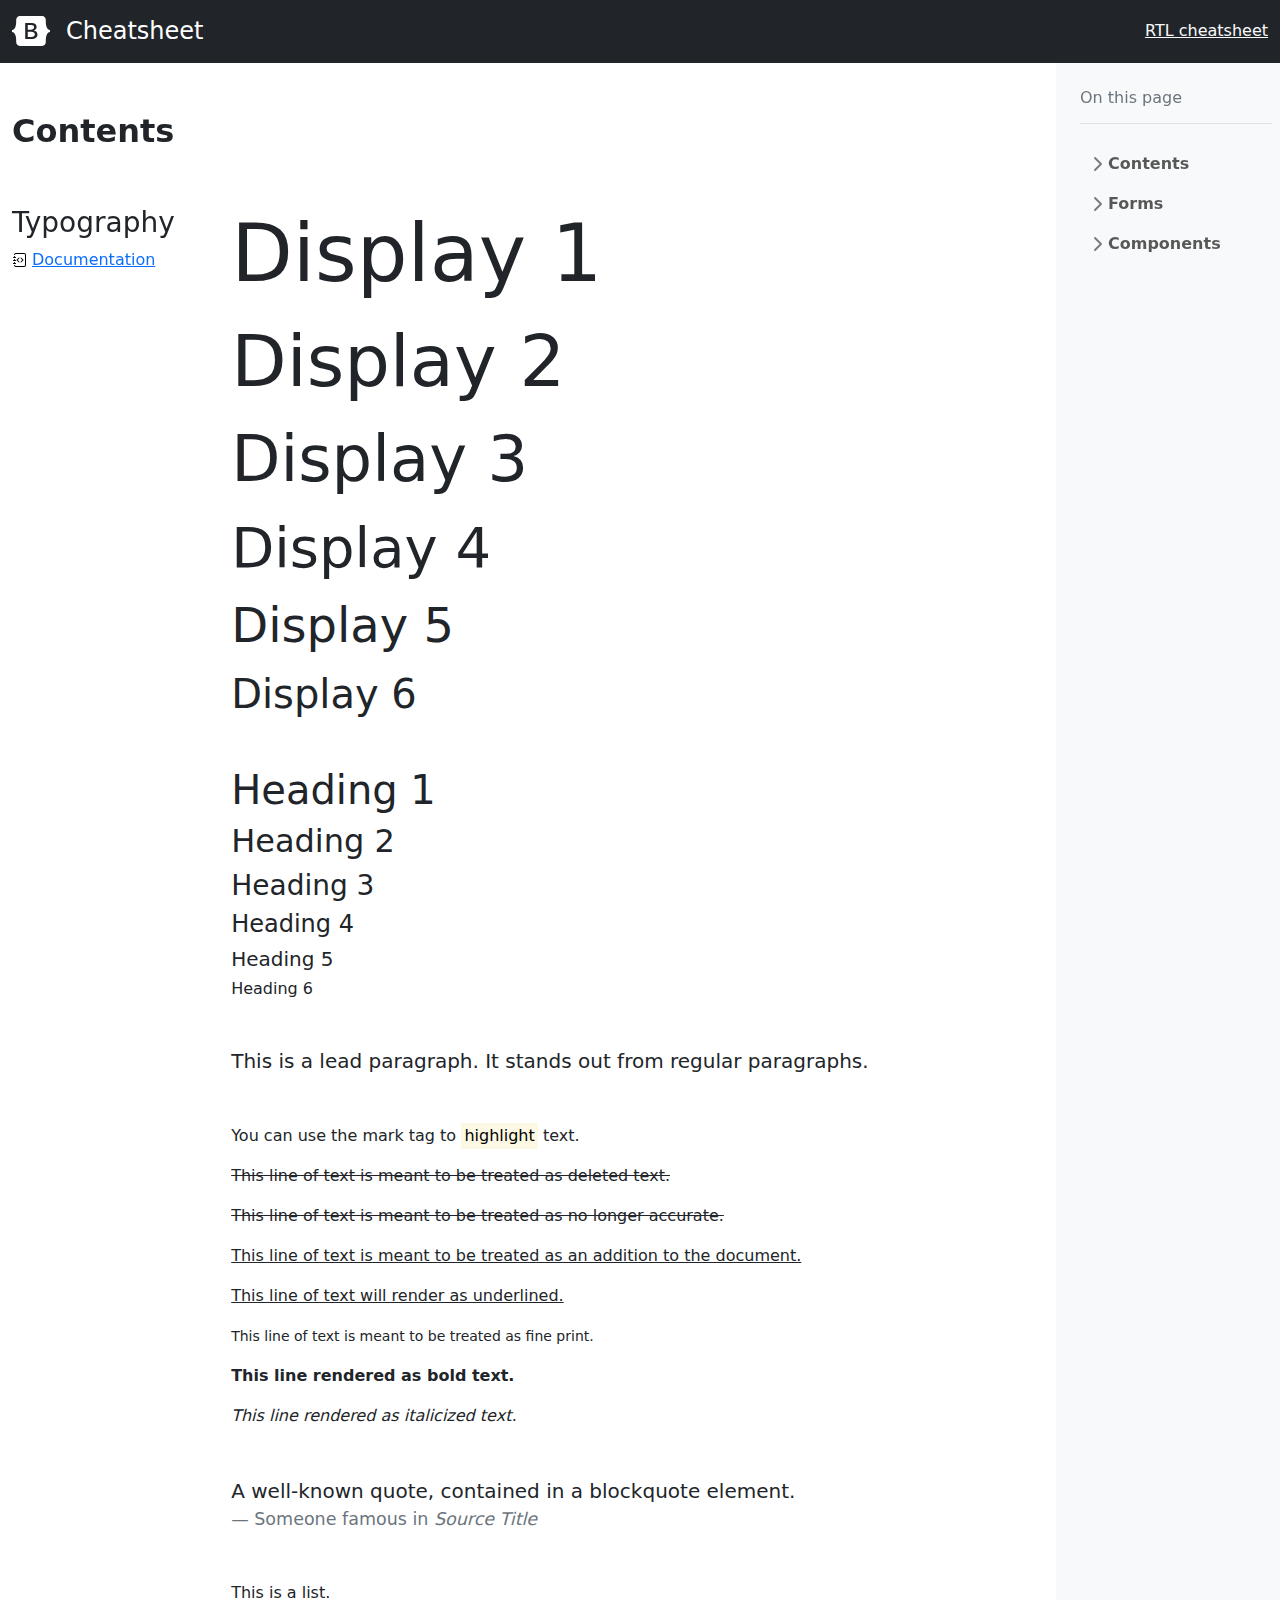
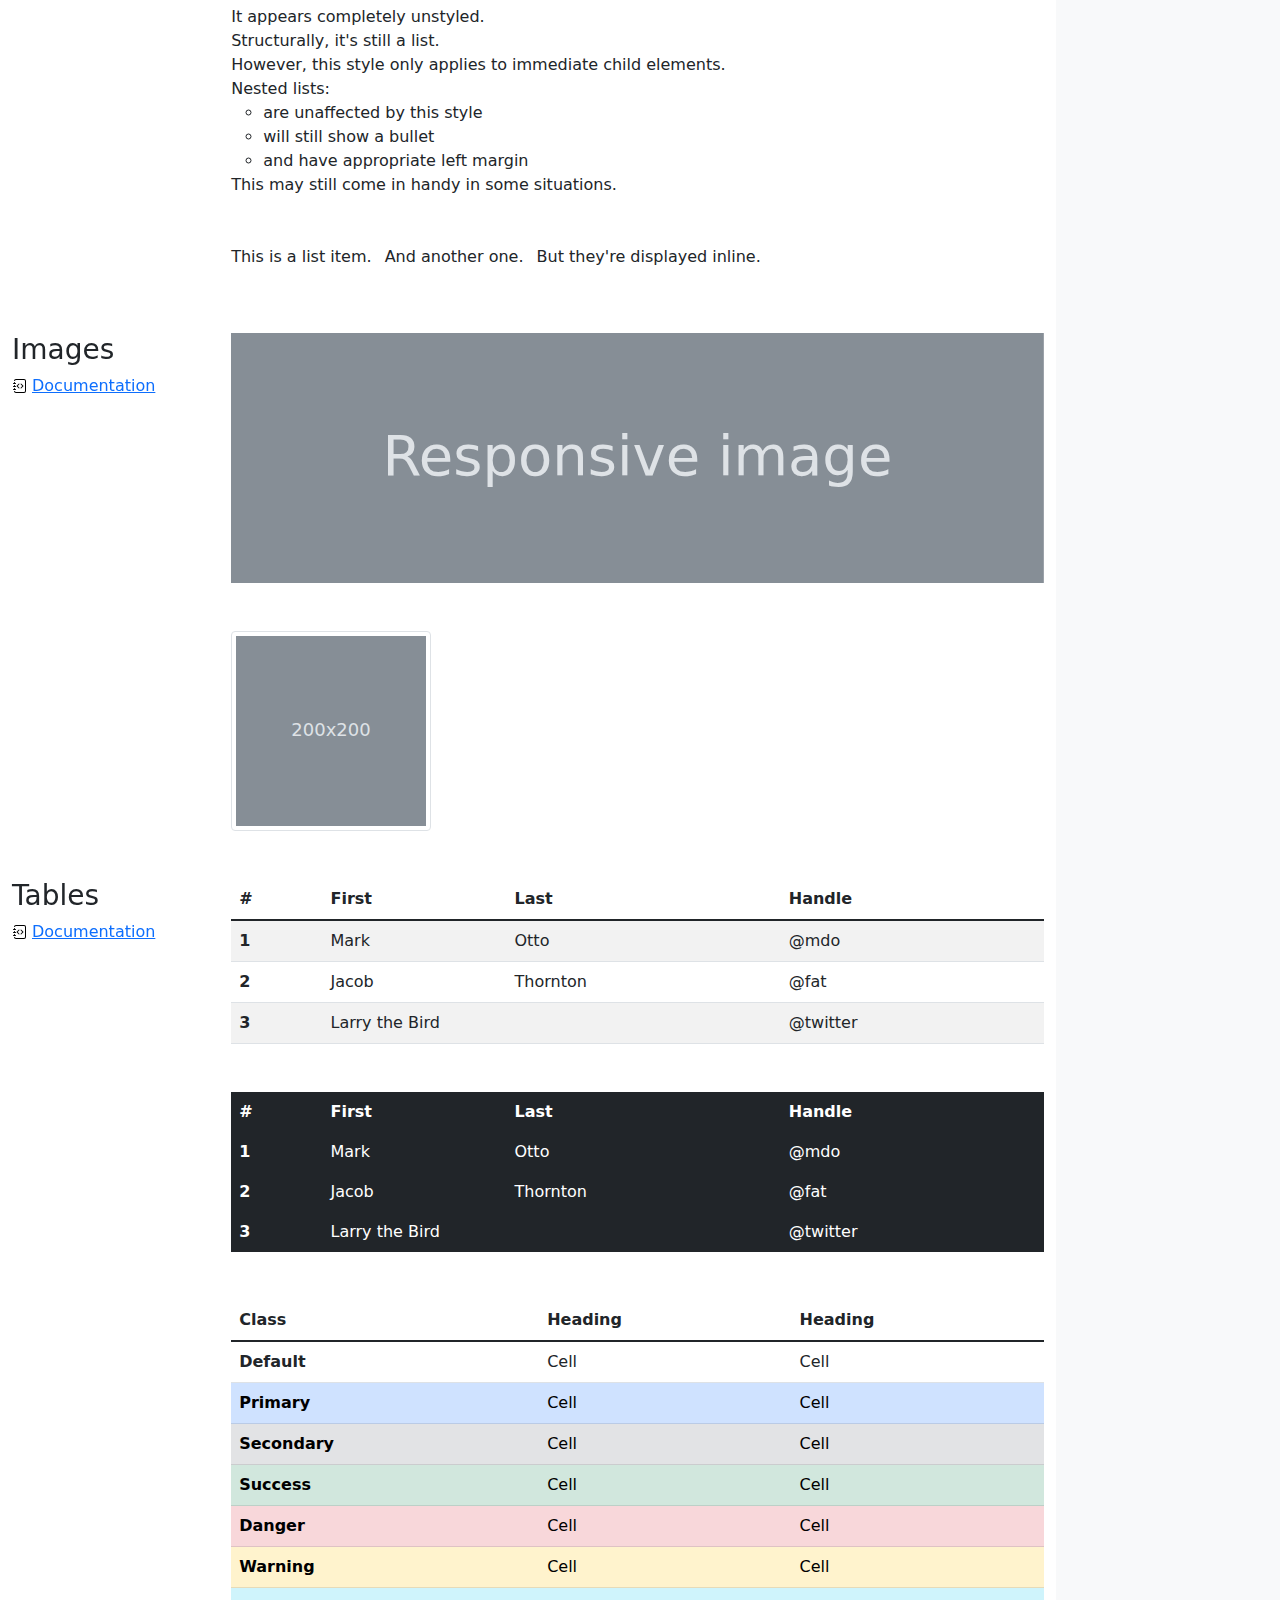
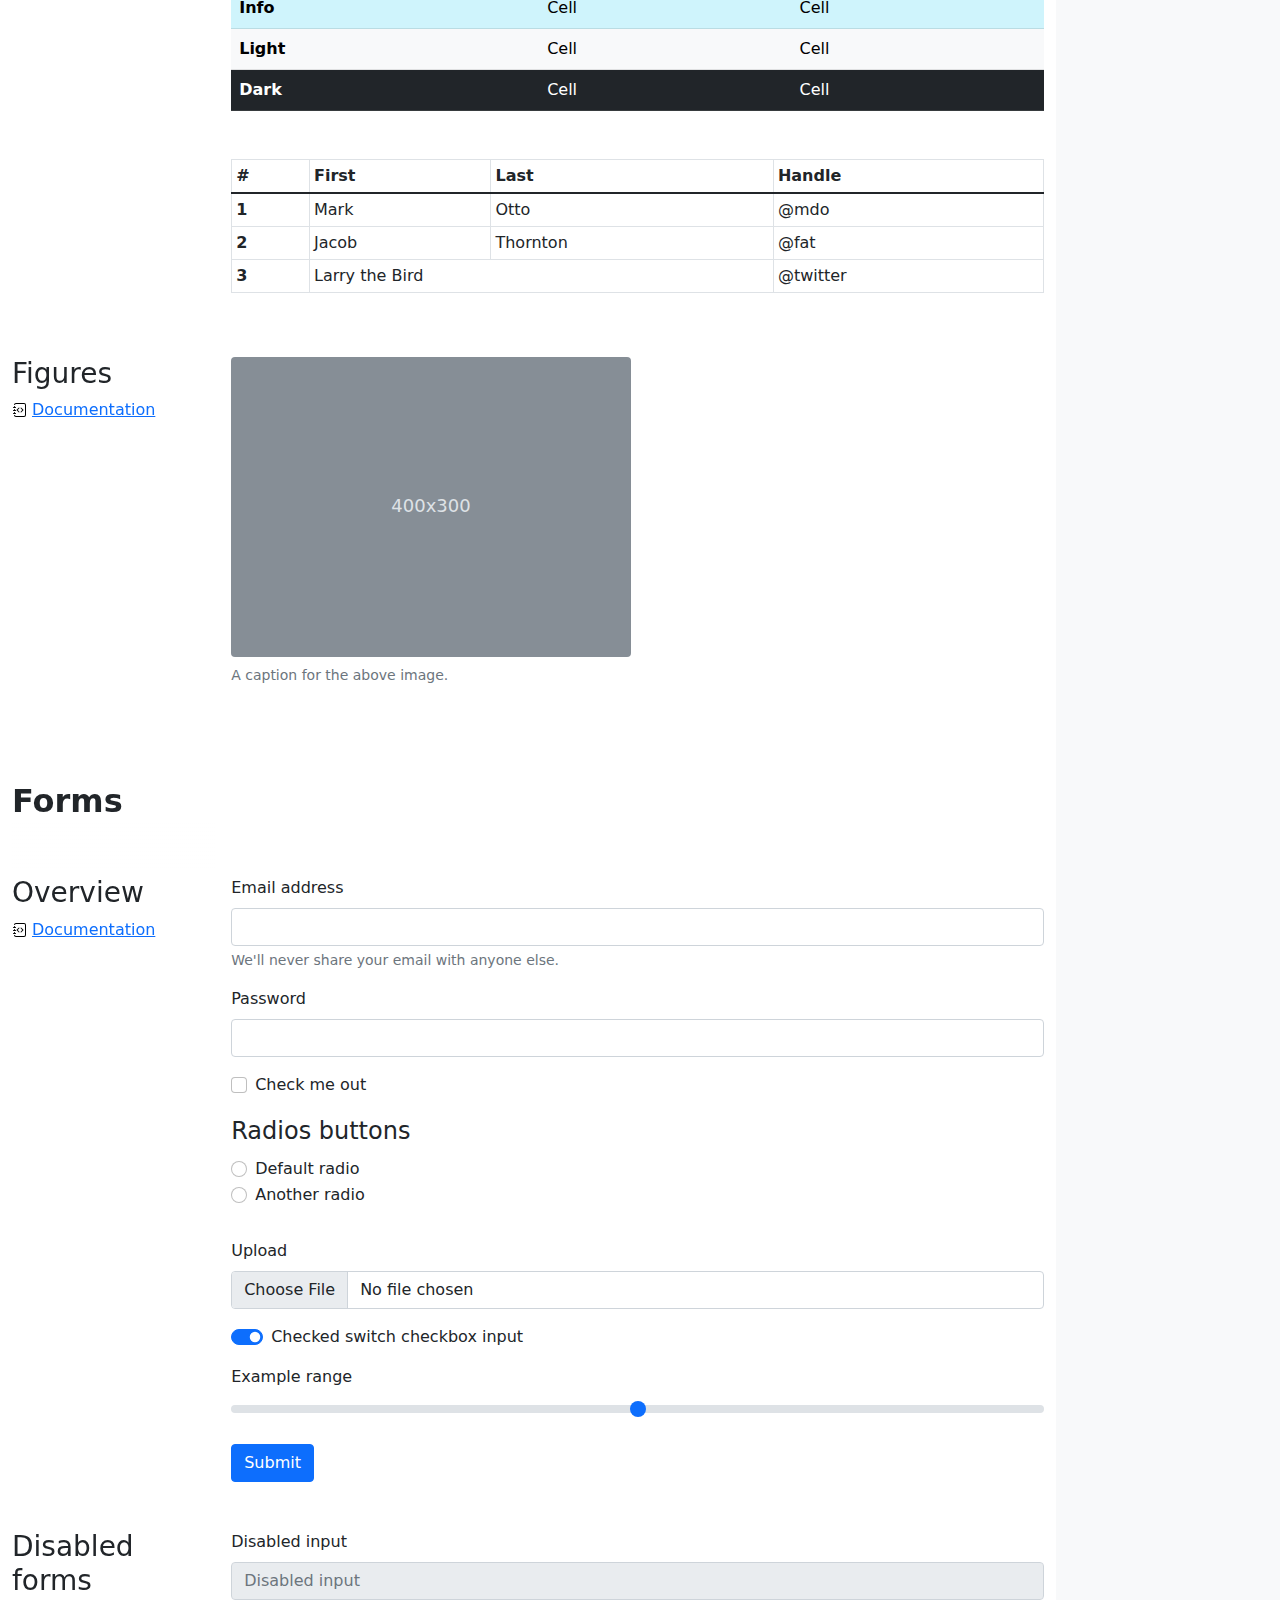
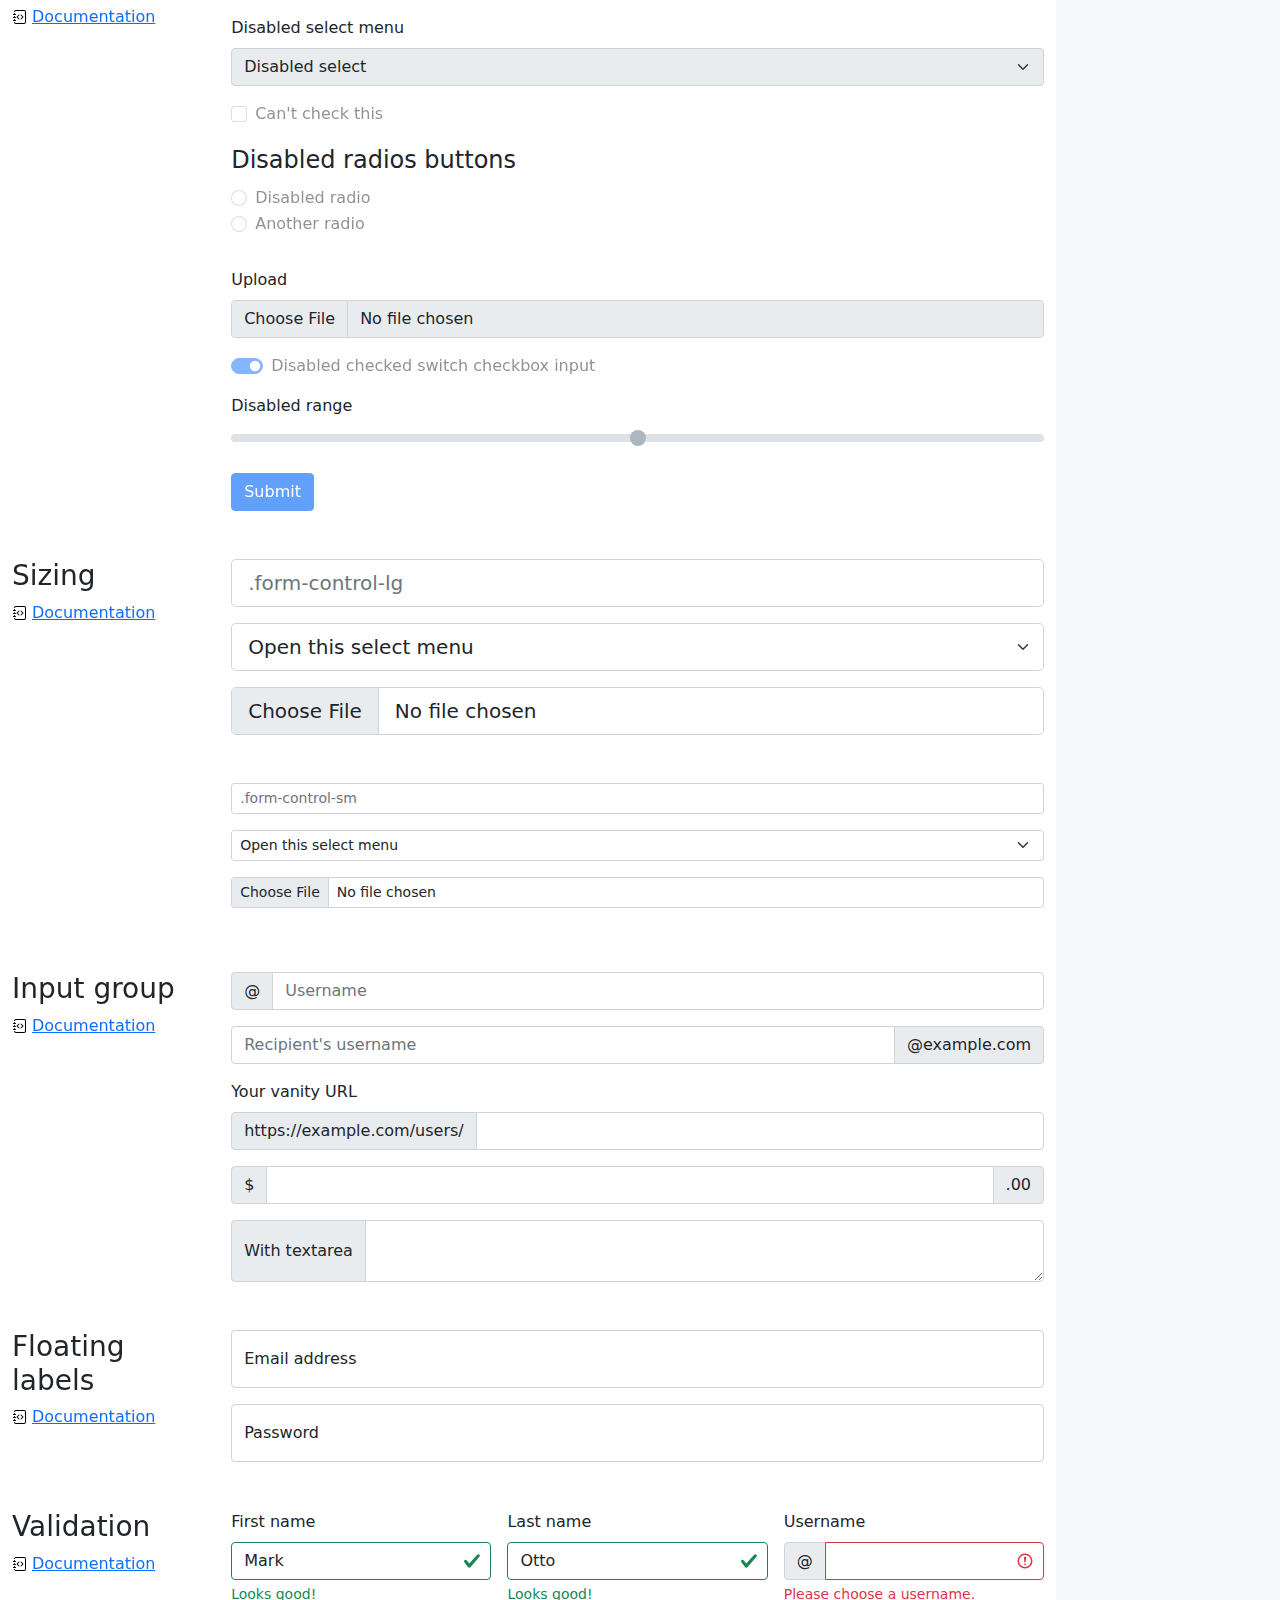
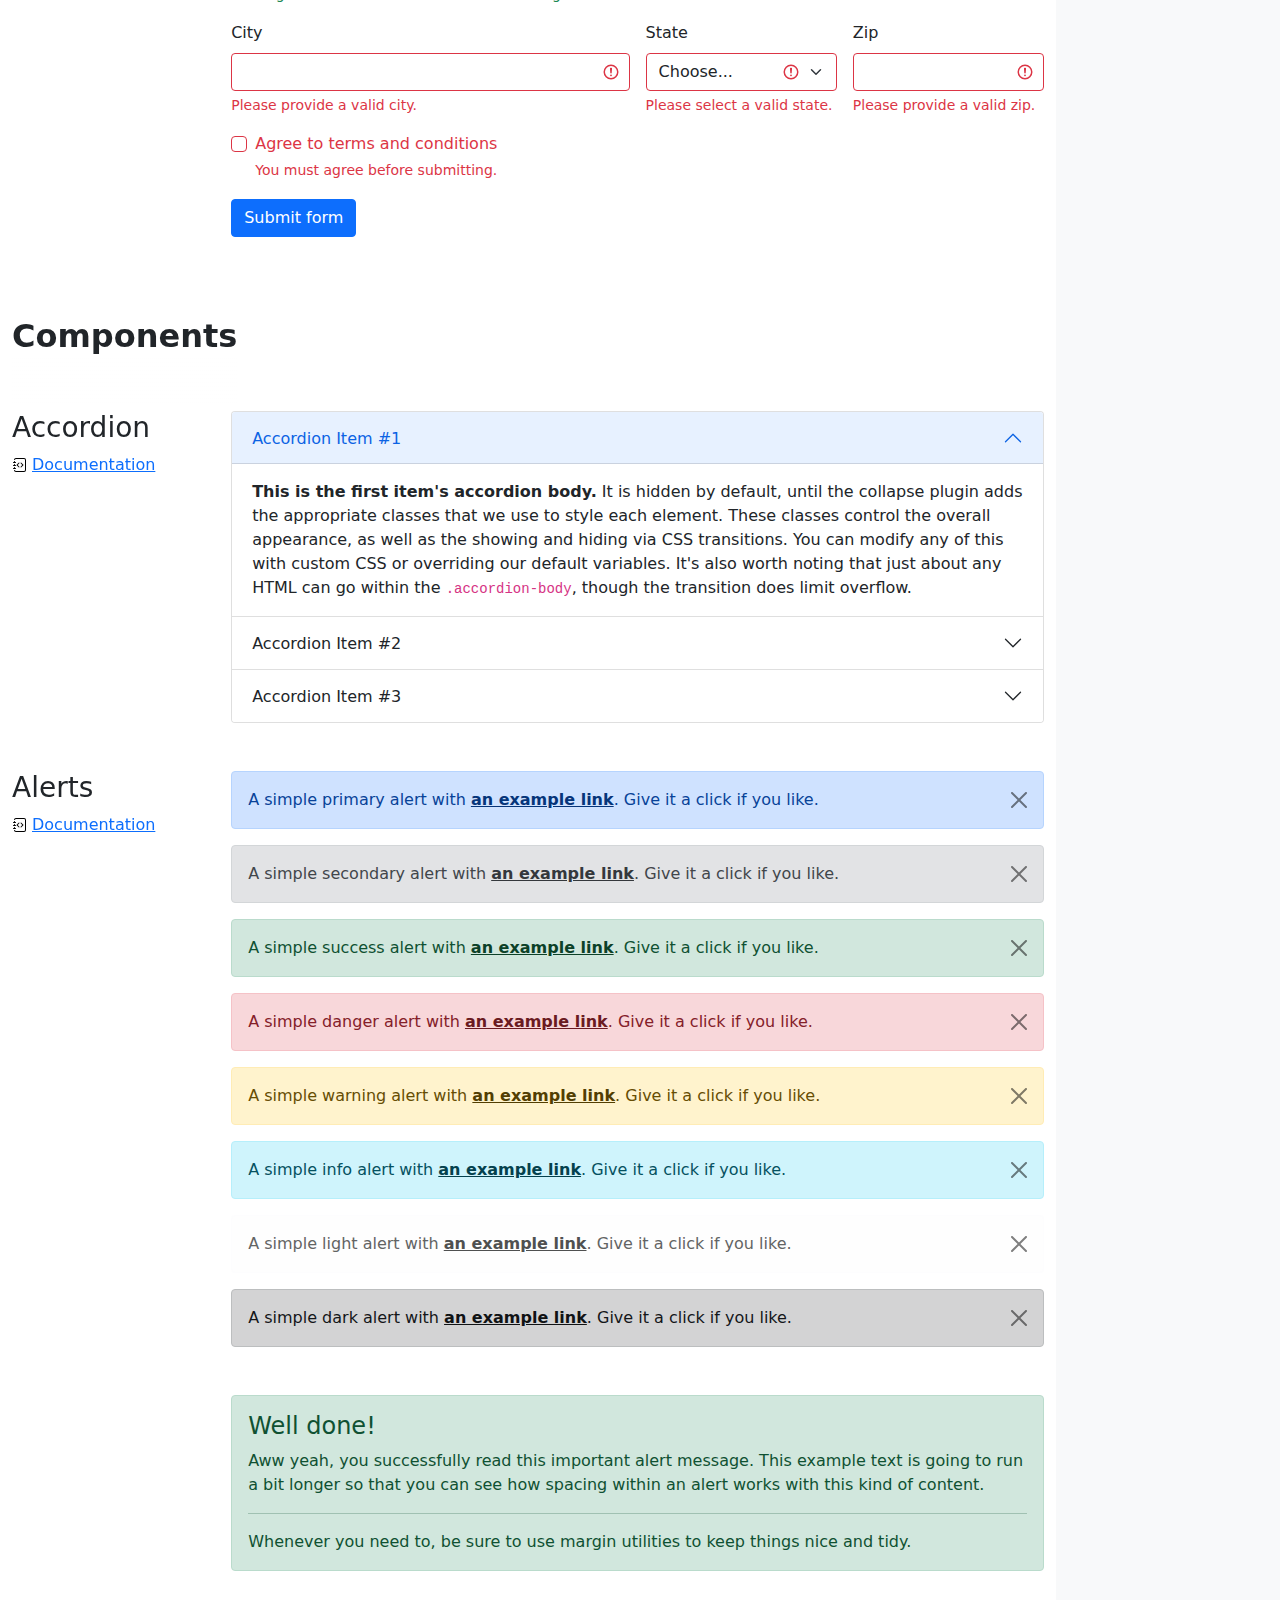
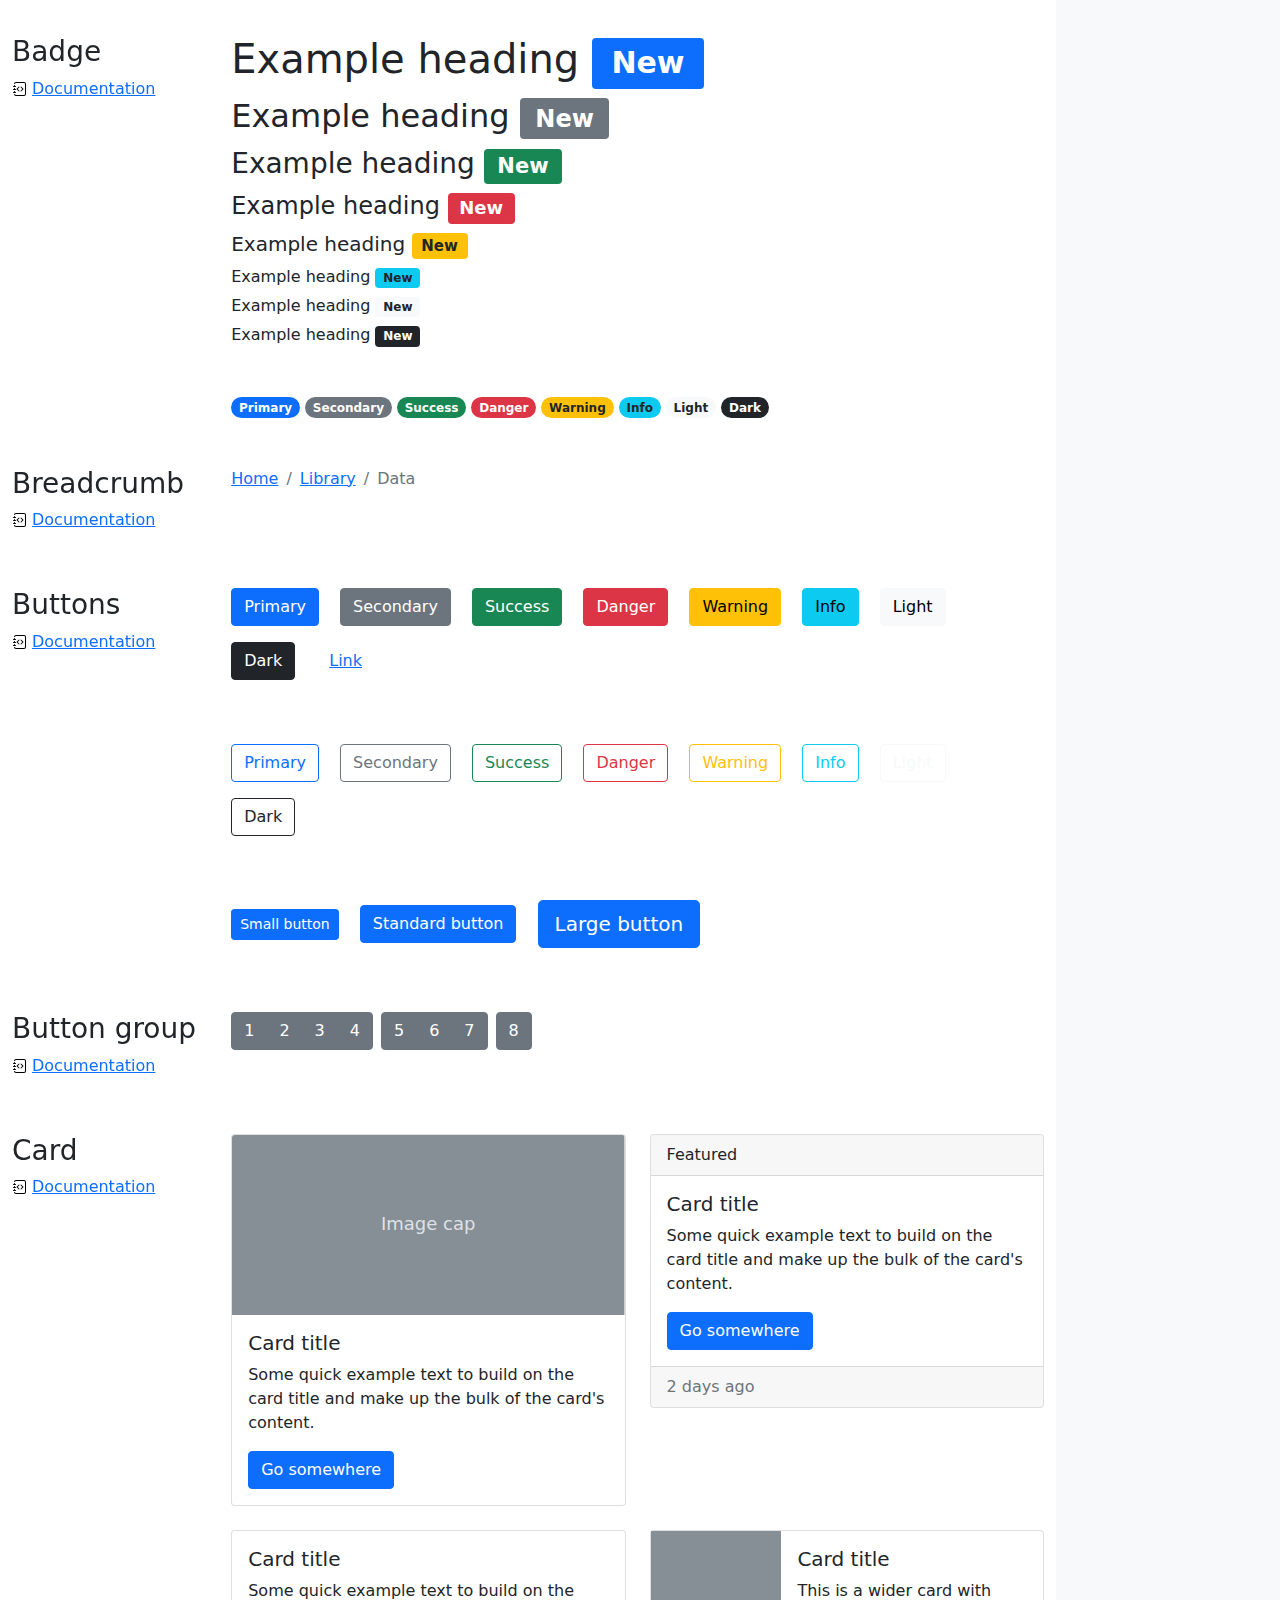
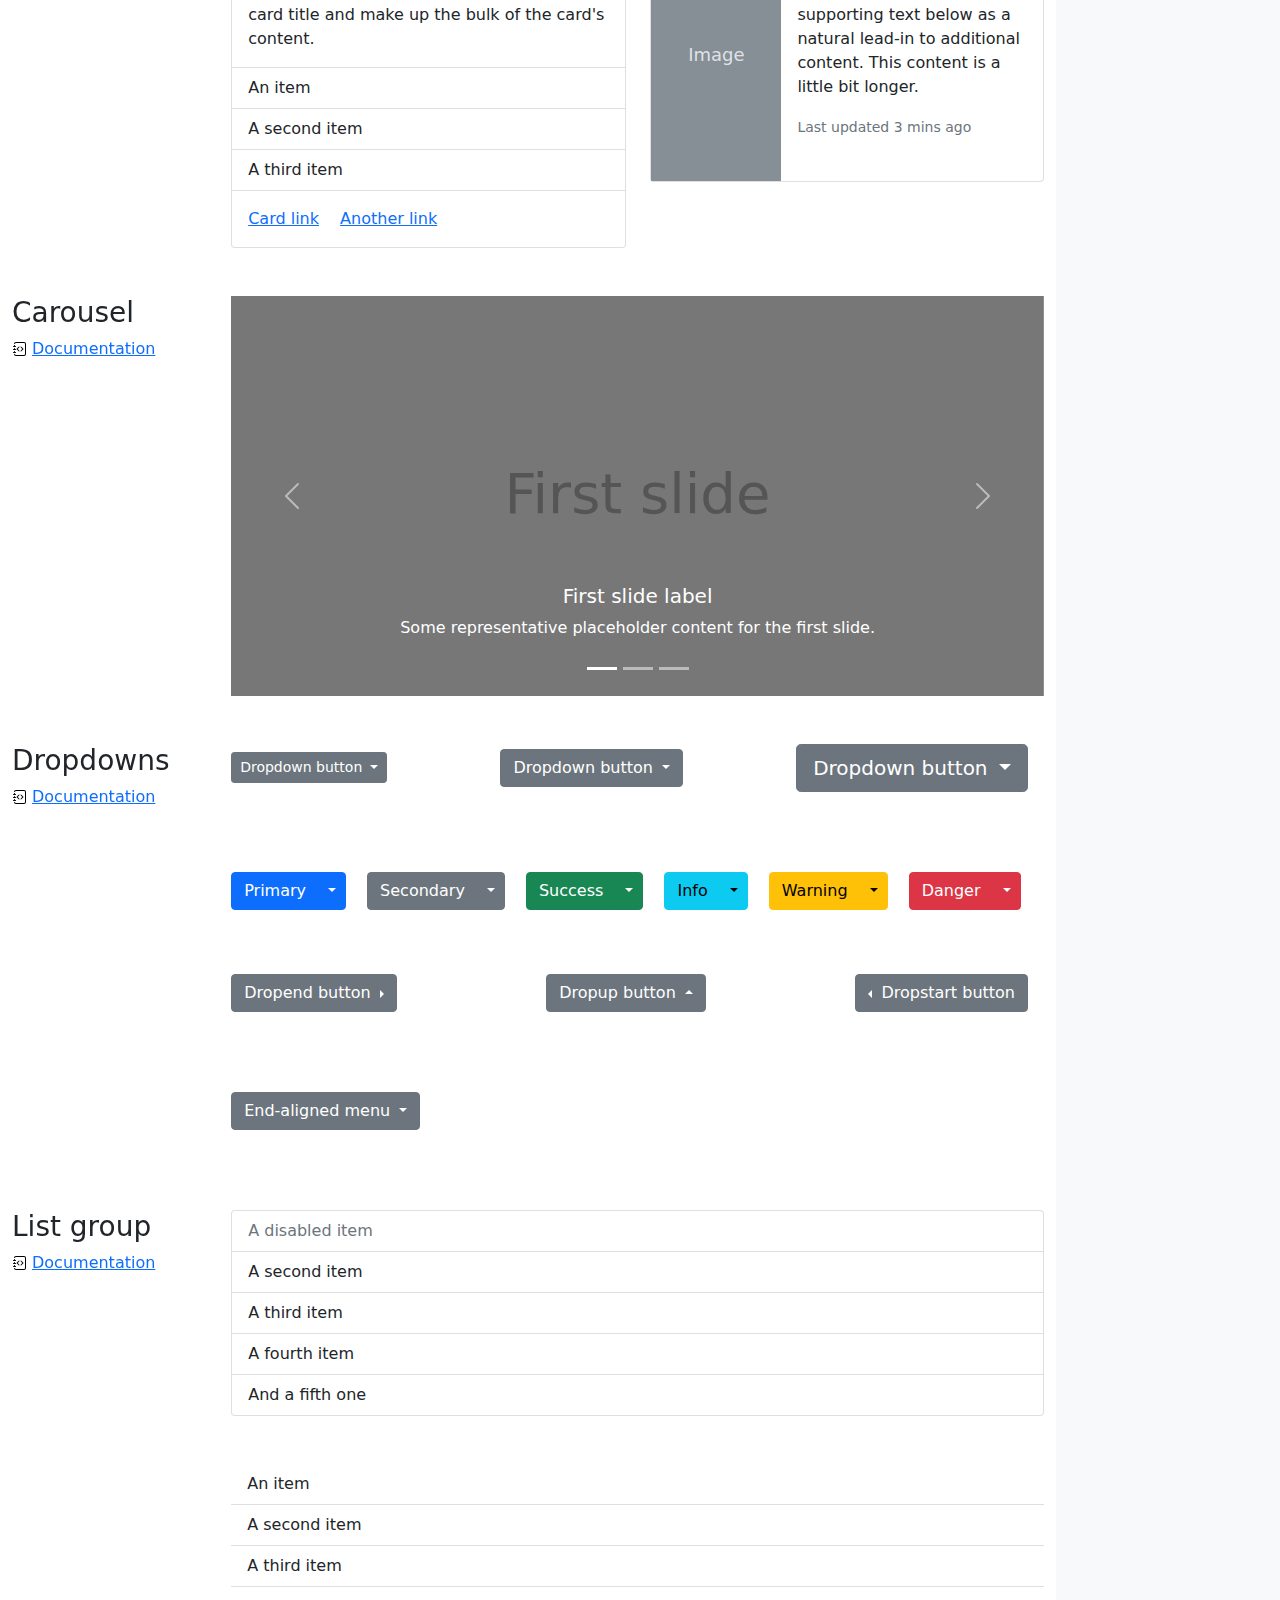
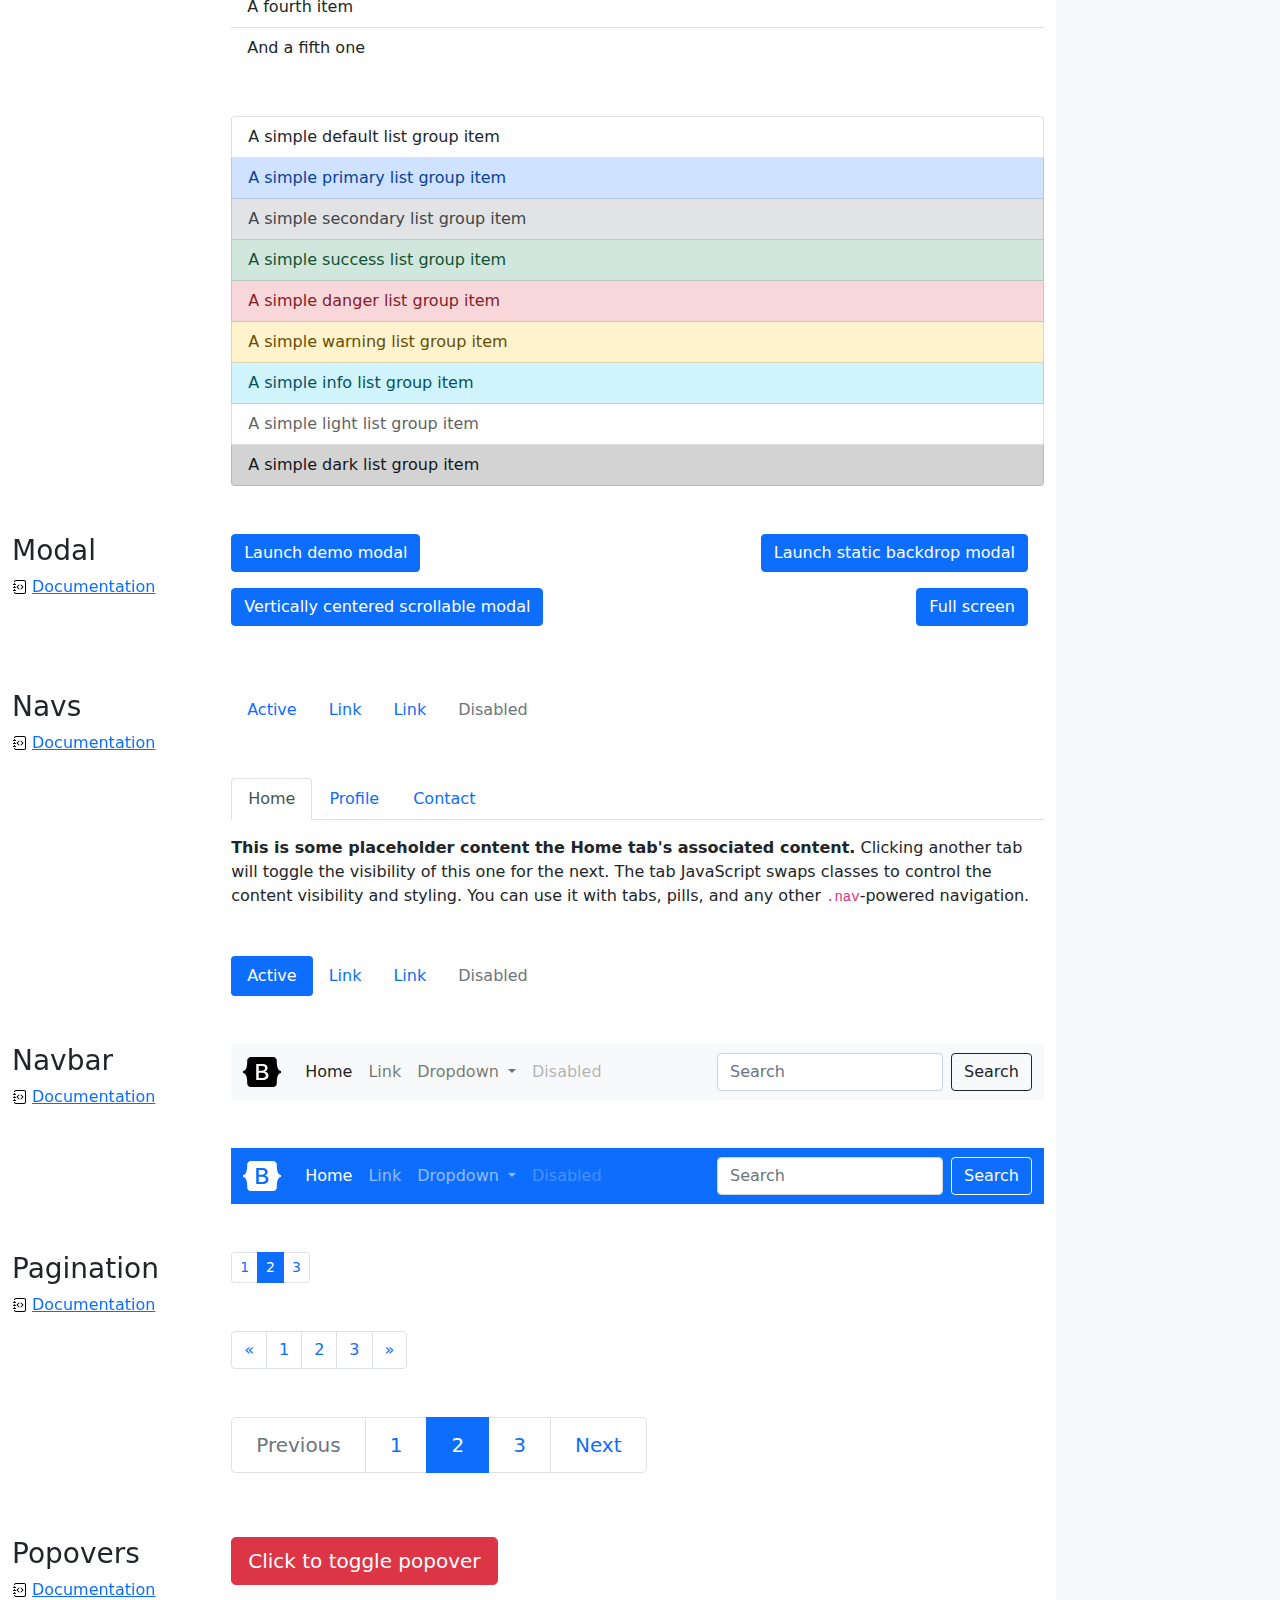
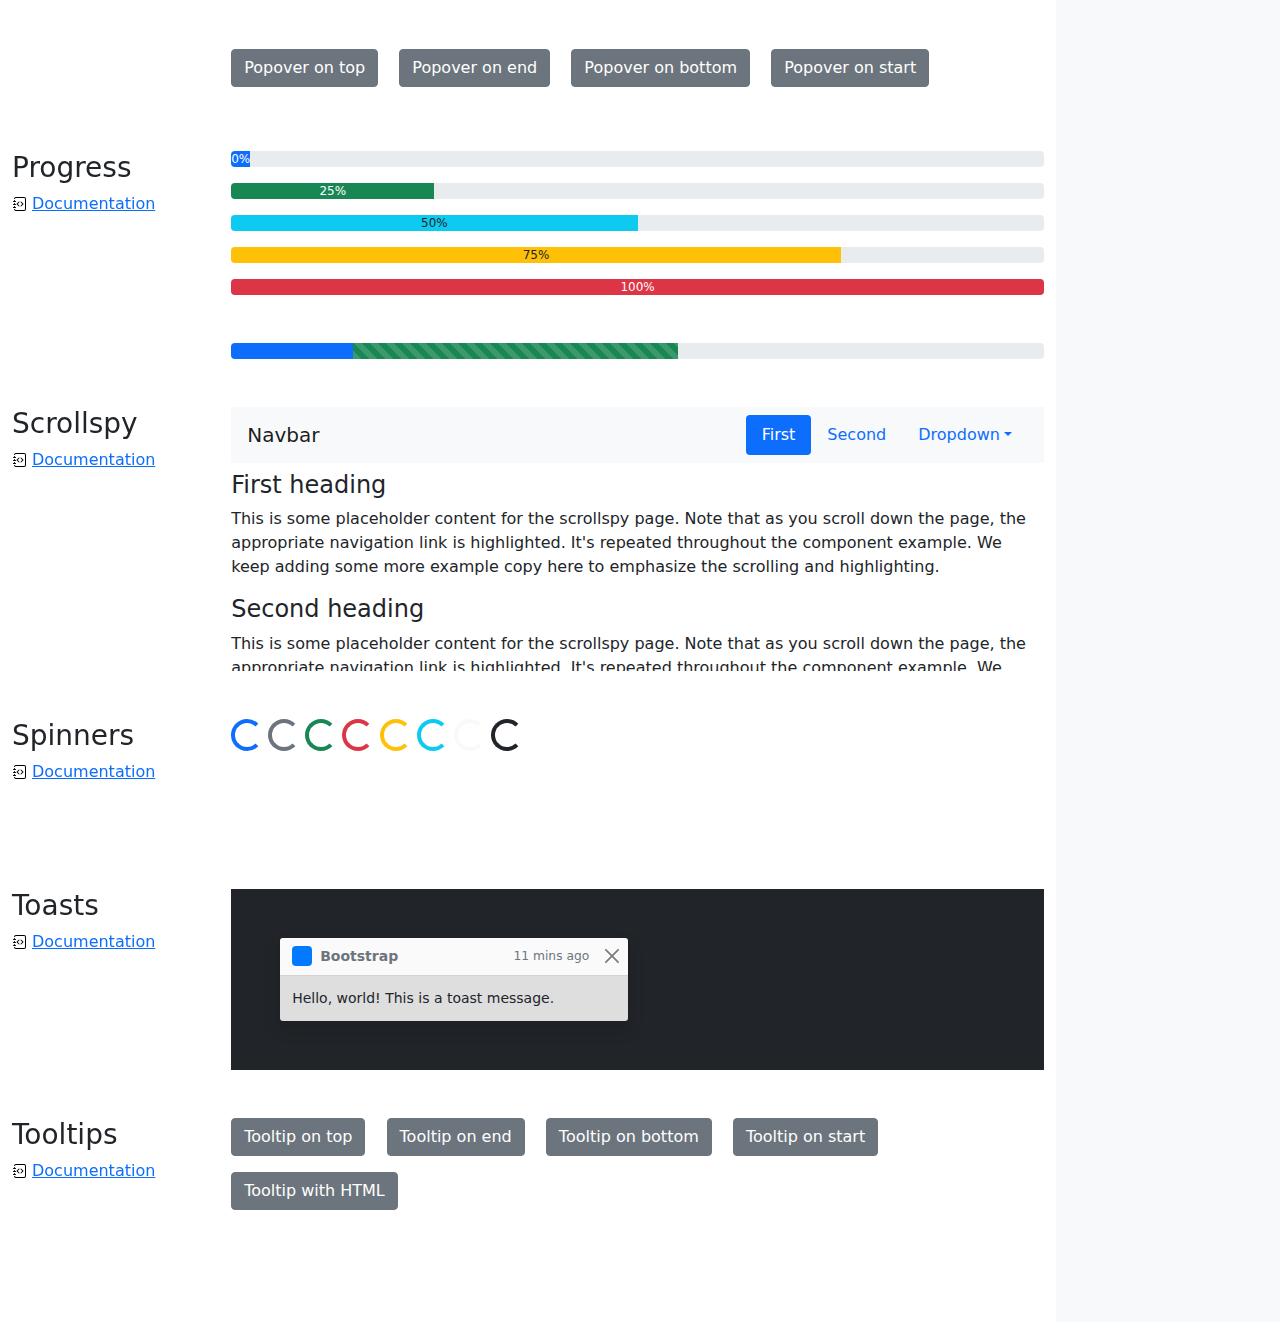
<file: issc/primera página web/bootstrap-5.1.3-examples/cheatsheet/index.html>
<!doctype html>
<html lang="en">
  <head>
    <meta charset="utf-8">
    <meta name="viewport" content="width=device-width, initial-scale=1">
    <meta name="description" content="">
    <meta name="author" content="Mark Otto, Jacob Thornton, and Bootstrap contributors">
    <meta name="generator" content="Hugo 0.88.1">
    <title>Cheatsheet · Bootstrap v5.1</title>

    <link rel="canonical" href="https://getbootstrap.com/docs/5.1/examples/cheatsheet/">

    

    <!-- Bootstrap core CSS -->
<link href="../assets/dist/css/bootstrap.min.css" rel="stylesheet">

    <style>
      .bd-placeholder-img {
        font-size: 1.125rem;
        text-anchor: middle;
        -webkit-user-select: none;
        -moz-user-select: none;
        user-select: none;
      }

      @media (min-width: 768px) {
        .bd-placeholder-img-lg {
          font-size: 3.5rem;
        }
      }
    </style>

    
    <!-- Custom styles for this template -->
    <link href="cheatsheet.css" rel="stylesheet">
  </head>
  <body class="bg-light">
    
<header class="bd-header bg-dark py-3 d-flex align-items-stretch border-bottom border-dark">
  <div class="container-fluid d-flex align-items-center">
    <h1 class="d-flex align-items-center fs-4 text-white mb-0">
      <img src="../assets/brand/bootstrap-logo-white.svg" width="38" height="30" class="me-3" alt="Bootstrap">
      Cheatsheet
    </h1>
    <a href="../examples/cheatsheet-rtl/" class="ms-auto link-light" hreflang="ar">RTL cheatsheet</a>
  </div>
</header>
<aside class="bd-aside sticky-xl-top text-muted align-self-start mb-3 mb-xl-5 px-2">
  <h2 class="h6 pt-4 pb-3 mb-4 border-bottom">On this page</h2>
  <nav class="small" id="toc">
    <ul class="list-unstyled">
      <li class="my-2">
        <button class="btn d-inline-flex align-items-center collapsed" data-bs-toggle="collapse" aria-expanded="false" data-bs-target="#contents-collapse" aria-controls="contents-collapse">Contents</button>
        <ul class="list-unstyled ps-3 collapse" id="contents-collapse">
          <li><a class="d-inline-flex align-items-center rounded" href="#typography">Typography</a></li>
          <li><a class="d-inline-flex align-items-center rounded" href="#images">Images</a></li>
          <li><a class="d-inline-flex align-items-center rounded" href="#tables">Tables</a></li>
          <li><a class="d-inline-flex align-items-center rounded" href="#figures">Figures</a></li>
        </ul>
      </li>
      <li class="my-2">
        <button class="btn d-inline-flex align-items-center collapsed" data-bs-toggle="collapse" aria-expanded="false" data-bs-target="#forms-collapse" aria-controls="forms-collapse">Forms</button>
        <ul class="list-unstyled ps-3 collapse" id="forms-collapse">
          <li><a class="d-inline-flex align-items-center rounded" href="#overview">Overview</a></li>
          <li><a class="d-inline-flex align-items-center rounded" href="#disabled-forms">Disabled forms</a></li>
          <li><a class="d-inline-flex align-items-center rounded" href="#sizing">Sizing</a></li>
          <li><a class="d-inline-flex align-items-center rounded" href="#input-group">Input group</a></li>
          <li><a class="d-inline-flex align-items-center rounded" href="#floating-labels">Floating labels</a></li>
          <li><a class="d-inline-flex align-items-center rounded" href="#validation">Validation</a></li>
        </ul>
      </li>
      <li class="my-2">
        <button class="btn d-inline-flex align-items-center collapsed" data-bs-toggle="collapse" aria-expanded="false" data-bs-target="#components-collapse" aria-controls="components-collapse">Components</button>
        <ul class="list-unstyled ps-3 collapse" id="components-collapse">
          <li><a class="d-inline-flex align-items-center rounded" href="#accordion">Accordion</a></li>
          <li><a class="d-inline-flex align-items-center rounded" href="#alerts">Alerts</a></li>
          <li><a class="d-inline-flex align-items-center rounded" href="#badge">Badge</a></li>
          <li><a class="d-inline-flex align-items-center rounded" href="#breadcrumb">Breadcrumb</a></li>
          <li><a class="d-inline-flex align-items-center rounded" href="#buttons">Buttons</a></li>
          <li><a class="d-inline-flex align-items-center rounded" href="#button-group">Button group</a></li>
          <li><a class="d-inline-flex align-items-center rounded" href="#card">Card</a></li>
          <li><a class="d-inline-flex align-items-center rounded" href="#carousel">Carousel</a></li>
          <li><a class="d-inline-flex align-items-center rounded" href="#dropdowns">Dropdowns</a></li>
          <li><a class="d-inline-flex align-items-center rounded" href="#list-group">List group</a></li>
          <li><a class="d-inline-flex align-items-center rounded" href="#modal">Modal</a></li>
          <li><a class="d-inline-flex align-items-center rounded" href="#navs">Navs</a></li>
          <li><a class="d-inline-flex align-items-center rounded" href="#navbar">Navbar</a></li>
          <li><a class="d-inline-flex align-items-center rounded" href="#pagination">Pagination</a></li>
          <li><a class="d-inline-flex align-items-center rounded" href="#popovers">Popovers</a></li>
          <li><a class="d-inline-flex align-items-center rounded" href="#progress">Progress</a></li>
          <li><a class="d-inline-flex align-items-center rounded" href="#scrollspy">Scrollspy</a></li>
          <li><a class="d-inline-flex align-items-center rounded" href="#spinners">Spinners</a></li>
          <li><a class="d-inline-flex align-items-center rounded" href="#toasts">Toasts</a></li>
          <li><a class="d-inline-flex align-items-center rounded" href="#tooltips">Tooltips</a></li>
        </ul>
      </li>
    </ul>
  </nav>
</aside>
<div class="bd-cheatsheet container-fluid bg-body">
  <section id="content">
    <h2 class="sticky-xl-top fw-bold pt-3 pt-xl-5 pb-2 pb-xl-3">Contents</h2>

    <article class="my-3" id="typography">
      <div class="bd-heading sticky-xl-top align-self-start mt-5 mb-3 mt-xl-0 mb-xl-2">
        <h3>Typography</h3>
        <a class="d-flex align-items-center" href="../content/typography/">Documentation</a>
      </div>

      <div>
        <div class="bd-example">
        <p class="display-1">Display 1</p>
        <p class="display-2">Display 2</p>
        <p class="display-3">Display 3</p>
        <p class="display-4">Display 4</p>
        <p class="display-5">Display 5</p>
        <p class="display-6">Display 6</p>
        </div>

        <div class="bd-example">
        <p class="h1">Heading 1</p>
        <p class="h2">Heading 2</p>
        <p class="h3">Heading 3</p>
        <p class="h4">Heading 4</p>
        <p class="h5">Heading 5</p>
        <p class="h6">Heading 6</p>
        </div>

        <div class="bd-example">
        <p class="lead">
          This is a lead paragraph. It stands out from regular paragraphs.
        </p>
        </div>

        <div class="bd-example">
        <p>You can use the mark tag to <mark>highlight</mark> text.</p>
        <p><del>This line of text is meant to be treated as deleted text.</del></p>
        <p><s>This line of text is meant to be treated as no longer accurate.</s></p>
        <p><ins>This line of text is meant to be treated as an addition to the document.</ins></p>
        <p><u>This line of text will render as underlined.</u></p>
        <p><small>This line of text is meant to be treated as fine print.</small></p>
        <p><strong>This line rendered as bold text.</strong></p>
        <p><em>This line rendered as italicized text.</em></p>
        </div>

        <div class="bd-example">
        <blockquote class="blockquote">
          <p>A well-known quote, contained in a blockquote element.</p>
          <footer class="blockquote-footer">Someone famous in <cite title="Source Title">Source Title</cite></footer>
        </blockquote>
        </div>

        <div class="bd-example">
        <ul class="list-unstyled">
          <li>This is a list.</li>
          <li>It appears completely unstyled.</li>
          <li>Structurally, it's still a list.</li>
          <li>However, this style only applies to immediate child elements.</li>
          <li>Nested lists:
            <ul>
              <li>are unaffected by this style</li>
              <li>will still show a bullet</li>
              <li>and have appropriate left margin</li>
            </ul>
          </li>
          <li>This may still come in handy in some situations.</li>
        </ul>
        </div>

        <div class="bd-example">
        <ul class="list-inline">
          <li class="list-inline-item">This is a list item.</li>
          <li class="list-inline-item">And another one.</li>
          <li class="list-inline-item">But they're displayed inline.</li>
        </ul>
        </div>
      </div>
    </article>
    <article class="my-3" id="images">
      <div class="bd-heading sticky-xl-top align-self-start mt-5 mb-3 mt-xl-0 mb-xl-2">
        <h3>Images</h3>
        <a class="d-flex align-items-center" href="../content/images/">Documentation</a>
      </div>

      <div>
        <div class="bd-example">
        <svg class="bd-placeholder-img bd-placeholder-img-lg img-fluid" width="100%" height="250" xmlns="http://www.w3.org/2000/svg" role="img" aria-label="Placeholder: Responsive image" preserveAspectRatio="xMidYMid slice" focusable="false"><title>Placeholder</title><rect width="100%" height="100%" fill="#868e96"/><text x="50%" y="50%" fill="#dee2e6" dy=".3em">Responsive image</text></svg>

        </div>

        <div class="bd-example">
        <svg class="bd-placeholder-img img-thumbnail" width="200" height="200" xmlns="http://www.w3.org/2000/svg" role="img" aria-label="A generic square placeholder image with a white border around it, making it resemble a photograph taken with an old instant camera: 200x200" preserveAspectRatio="xMidYMid slice" focusable="false"><title>A generic square placeholder image with a white border around it, making it resemble a photograph taken with an old instant camera</title><rect width="100%" height="100%" fill="#868e96"/><text x="50%" y="50%" fill="#dee2e6" dy=".3em">200x200</text></svg>

        </div>
      </div>
    </article>
    <article class="my-3" id="tables">
      <div class="bd-heading sticky-xl-top align-self-start mt-5 mb-3 mt-xl-0 mb-xl-2">
        <h3>Tables</h3>
        <a class="d-flex align-items-center" href="../content/tables/">Documentation</a>
      </div>

      <div>
        <div class="bd-example">
        <table class="table table-striped">
          <thead>
          <tr>
            <th scope="col">#</th>
            <th scope="col">First</th>
            <th scope="col">Last</th>
            <th scope="col">Handle</th>
          </tr>
          </thead>
          <tbody>
          <tr>
            <th scope="row">1</th>
            <td>Mark</td>
            <td>Otto</td>
            <td>@mdo</td>
          </tr>
          <tr>
            <th scope="row">2</th>
            <td>Jacob</td>
            <td>Thornton</td>
            <td>@fat</td>
          </tr>
          <tr>
            <th scope="row">3</th>
            <td colspan="2">Larry the Bird</td>
            <td>@twitter</td>
          </tr>
          </tbody>
        </table>
        </div>

        <div class="bd-example">
        <table class="table table-dark table-borderless">
          <thead>
          <tr>
            <th scope="col">#</th>
            <th scope="col">First</th>
            <th scope="col">Last</th>
            <th scope="col">Handle</th>
          </tr>
          </thead>
          <tbody>
          <tr>
            <th scope="row">1</th>
            <td>Mark</td>
            <td>Otto</td>
            <td>@mdo</td>
          </tr>
          <tr>
            <th scope="row">2</th>
            <td>Jacob</td>
            <td>Thornton</td>
            <td>@fat</td>
          </tr>
          <tr>
            <th scope="row">3</th>
            <td colspan="2">Larry the Bird</td>
            <td>@twitter</td>
          </tr>
          </tbody>
        </table>
        </div>

        <div class="bd-example">
        <table class="table table-hover">
          <thead>
          <tr>
            <th scope="col">Class</th>
            <th scope="col">Heading</th>
            <th scope="col">Heading</th>
          </tr>
          </thead>
          <tbody>
          <tr>
            <th scope="row">Default</th>
            <td>Cell</td>
            <td>Cell</td>
          </tr>
          
          <tr class="table-primary">
            <th scope="row">Primary</th>
            <td>Cell</td>
            <td>Cell</td>
          </tr>
          <tr class="table-secondary">
            <th scope="row">Secondary</th>
            <td>Cell</td>
            <td>Cell</td>
          </tr>
          <tr class="table-success">
            <th scope="row">Success</th>
            <td>Cell</td>
            <td>Cell</td>
          </tr>
          <tr class="table-danger">
            <th scope="row">Danger</th>
            <td>Cell</td>
            <td>Cell</td>
          </tr>
          <tr class="table-warning">
            <th scope="row">Warning</th>
            <td>Cell</td>
            <td>Cell</td>
          </tr>
          <tr class="table-info">
            <th scope="row">Info</th>
            <td>Cell</td>
            <td>Cell</td>
          </tr>
          <tr class="table-light">
            <th scope="row">Light</th>
            <td>Cell</td>
            <td>Cell</td>
          </tr>
          <tr class="table-dark">
            <th scope="row">Dark</th>
            <td>Cell</td>
            <td>Cell</td>
          </tr>
          </tbody>
        </table>
        </div>

        <div class="bd-example">
        <table class="table table-sm table-bordered">
          <thead>
          <tr>
            <th scope="col">#</th>
            <th scope="col">First</th>
            <th scope="col">Last</th>
            <th scope="col">Handle</th>
          </tr>
          </thead>
          <tbody>
          <tr>
            <th scope="row">1</th>
            <td>Mark</td>
            <td>Otto</td>
            <td>@mdo</td>
          </tr>
          <tr>
            <th scope="row">2</th>
            <td>Jacob</td>
            <td>Thornton</td>
            <td>@fat</td>
          </tr>
          <tr>
            <th scope="row">3</th>
            <td colspan="2">Larry the Bird</td>
            <td>@twitter</td>
          </tr>
          </tbody>
        </table>
        </div>
      </div>
    </article>
    <article class="my-3" id="figures">
      <div class="bd-heading sticky-xl-top align-self-start mt-5 mb-3 mt-xl-0 mb-xl-2">
        <h3>Figures</h3>
        <a class="d-flex align-items-center" href="../content/figures/">Documentation</a>
      </div>

      <div>
        <div class="bd-example">
        <figure class="figure">
          <svg class="bd-placeholder-img figure-img img-fluid rounded" width="400" height="300" xmlns="http://www.w3.org/2000/svg" role="img" aria-label="Placeholder: 400x300" preserveAspectRatio="xMidYMid slice" focusable="false"><title>Placeholder</title><rect width="100%" height="100%" fill="#868e96"/><text x="50%" y="50%" fill="#dee2e6" dy=".3em">400x300</text></svg>

          <figcaption class="figure-caption">A caption for the above image.</figcaption>
        </figure>
        </div>
      </div>
    </article>
  </section>

  <section id="forms">
    <h2 class="sticky-xl-top fw-bold pt-3 pt-xl-5 pb-2 pb-xl-3">Forms</h2>

    <article class="my-3" id="overview">
      <div class="bd-heading sticky-xl-top align-self-start mt-5 mb-3 mt-xl-0 mb-xl-2">
        <h3>Overview</h3>
        <a class="d-flex align-items-center" href="../forms/overview/">Documentation</a>
      </div>

      <div>
        <div class="bd-example">
        <form>
          <div class="mb-3">
            <label for="exampleInputEmail1" class="form-label">Email address</label>
            <input type="email" class="form-control" id="exampleInputEmail1" aria-describedby="emailHelp">
            <div id="emailHelp" class="form-text">We'll never share your email with anyone else.</div>
          </div>
          <div class="mb-3">
            <label for="exampleInputPassword1" class="form-label">Password</label>
            <input type="password" class="form-control" id="exampleInputPassword1">
          </div>
          <div class="mb-3 form-check">
            <input type="checkbox" class="form-check-input" id="exampleCheck1">
            <label class="form-check-label" for="exampleCheck1">Check me out</label>
          </div>
          <fieldset class="mb-3">
            <legend>Radios buttons</legend>
            <div class="form-check">
              <input type="radio" name="radios" class="form-check-input" id="exampleRadio1">
              <label class="form-check-label" for="exampleRadio1">Default radio</label>
            </div>
            <div class="mb-3 form-check">
              <input type="radio" name="radios" class="form-check-input" id="exampleRadio2">
              <label class="form-check-label" for="exampleRadio2">Another radio</label>
            </div>
          </fieldset>
          <div class="mb-3">
            <label class="form-label" for="customFile">Upload</label>
            <input type="file" class="form-control" id="customFile">
          </div>
          <div class="mb-3 form-check form-switch">
            <input class="form-check-input" type="checkbox" role="switch" id="flexSwitchCheckChecked" checked>
            <label class="form-check-label" for="flexSwitchCheckChecked">Checked switch checkbox input</label>
          </div>
          <div class="mb-3">
            <label for="customRange3" class="form-label">Example range</label>
            <input type="range" class="form-range" min="0" max="5" step="0.5" id="customRange3">
          </div>
          <button type="submit" class="btn btn-primary">Submit</button>
        </form>
        </div>
      </div>
    </article>
    <article class="my-3" id="disabled-forms">
      <div class="bd-heading sticky-xl-top align-self-start mt-5 mb-3 mt-xl-0 mb-xl-2">
        <h3>Disabled forms</h3>
        <a class="d-flex align-items-center" href="../forms/overview/#disabled-forms">Documentation</a>
      </div>

      <div>
        <div class="bd-example">
        <form>
          <fieldset disabled aria-label="Disabled fieldset example">
            <div class="mb-3">
              <label for="disabledTextInput" class="form-label">Disabled input</label>
              <input type="text" id="disabledTextInput" class="form-control" placeholder="Disabled input">
            </div>
            <div class="mb-3">
              <label for="disabledSelect" class="form-label">Disabled select menu</label>
              <select id="disabledSelect" class="form-select">
                <option>Disabled select</option>
              </select>
            </div>
            <div class="mb-3">
              <div class="form-check">
                <input class="form-check-input" type="checkbox" id="disabledFieldsetCheck" disabled>
                <label class="form-check-label" for="disabledFieldsetCheck">
                  Can't check this
                </label>
              </div>
            </div>
            <fieldset class="mb-3">
              <legend>Disabled radios buttons</legend>
              <div class="form-check">
                <input type="radio" name="radios" class="form-check-input" id="disabledRadio1" disabled>
                <label class="form-check-label" for="disabledRadio1">Disabled radio</label>
              </div>
              <div class="mb-3 form-check">
                <input type="radio" name="radios" class="form-check-input" id="disabledRadio2" disabled>
                <label class="form-check-label" for="disabledRadio2">Another radio</label>
              </div>
            </fieldset>
            <div class="mb-3">
              <label class="form-label" for="disabledCustomFile">Upload</label>
              <input type="file" class="form-control" id="disabledCustomFile" disabled>
            </div>
            <div class="mb-3 form-check form-switch">
              <input class="form-check-input" type="checkbox" role="switch" id="disabledSwitchCheckChecked" checked disabled>
              <label class="form-check-label" for="disabledSwitchCheckChecked">Disabled checked switch checkbox input</label>
            </div>
            <div class="mb-3">
              <label for="disabledRange" class="form-label">Disabled range</label>
              <input type="range" class="form-range" min="0" max="5" step="0.5" id="disabledRange">
            </div>
            <button type="submit" class="btn btn-primary">Submit</button>
          </fieldset>
        </form>
        </div>
      </div>
    </article>
    <article class="my-3" id="sizing">
      <div class="bd-heading sticky-xl-top align-self-start mt-5 mb-3 mt-xl-0 mb-xl-2">
        <h3>Sizing</h3>
        <a class="d-flex align-items-center" href="../forms/form-control/#sizing">Documentation</a>
      </div>

      <div>
        <div class="bd-example">
        <div class="mb-3">
          <input class="form-control form-control-lg" type="text" placeholder=".form-control-lg" aria-label=".form-control-lg example">
        </div>
        <div class="mb-3">
          <select class="form-select form-select-lg mb-3" aria-label=".form-select-lg example">
            <option selected>Open this select menu</option>
            <option value="1">One</option>
            <option value="2">Two</option>
            <option value="3">Three</option>
          </select>
        </div>
        <div class="mb-3">
          <input type="file" class="form-control form-control-lg" aria-label="Large file input example">
        </div>
        </div>

        <div class="bd-example">
        <div class="mb-3">
          <input class="form-control form-control-sm" type="text" placeholder=".form-control-sm" aria-label=".form-control-sm example">
        </div>
        <div class="mb-3">
          <select class="form-select form-select-sm" aria-label=".form-select-sm example">
            <option selected>Open this select menu</option>
            <option value="1">One</option>
            <option value="2">Two</option>
            <option value="3">Three</option>
          </select>
        </div>
        <div class="mb-3">
          <input type="file" class="form-control form-control-sm" aria-label="Small file input example">
        </div>
        </div>
      </div>
    </article>
    <article class="my-3" id="input-group">
      <div class="bd-heading sticky-xl-top align-self-start mt-5 mb-3 mt-xl-0 mb-xl-2">
        <h3>Input group</h3>
        <a class="d-flex align-items-center" href="../forms/input-group/">Documentation</a>
      </div>

      <div>
        <div class="bd-example">
        <div class="input-group mb-3">
          <span class="input-group-text" id="basic-addon1">@</span>
          <input type="text" class="form-control" placeholder="Username" aria-label="Username" aria-describedby="basic-addon1">
        </div>
        <div class="input-group mb-3">
          <input type="text" class="form-control" placeholder="Recipient's username" aria-label="Recipient's username" aria-describedby="basic-addon2">
          <span class="input-group-text" id="basic-addon2">@example.com</span>
        </div>
        <label for="basic-url" class="form-label">Your vanity URL</label>
        <div class="input-group mb-3">
          <span class="input-group-text" id="basic-addon3">https://example.com/users/</span>
          <input type="text" class="form-control" id="basic-url" aria-describedby="basic-addon3">
        </div>
        <div class="input-group mb-3">
          <span class="input-group-text">$</span>
          <input type="text" class="form-control" aria-label="Amount (to the nearest dollar)">
          <span class="input-group-text">.00</span>
        </div>
        <div class="input-group">
          <span class="input-group-text">With textarea</span>
          <textarea class="form-control" aria-label="With textarea"></textarea>
        </div>
        </div>
      </div>
    </article>
    <article class="my-3" id="floating-labels">
      <div class="bd-heading sticky-xl-top align-self-start mt-5 mb-3 mt-xl-0 mb-xl-2">
        <h3>Floating labels</h3>
        <a class="d-flex align-items-center" href="../forms/floating-labels/">Documentation</a>
      </div>

      <div>
        <div class="bd-example">
        <form>
          <div class="form-floating mb-3">
            <input type="email" class="form-control" id="floatingInput" placeholder="name@example.com">
            <label for="floatingInput">Email address</label>
          </div>
          <div class="form-floating">
            <input type="password" class="form-control" id="floatingPassword" placeholder="Password">
            <label for="floatingPassword">Password</label>
          </div>
        </form>
        </div>
      </div>
    </article>
    <article class="my-3" id="validation">
      <div class="bd-heading sticky-xl-top align-self-start mt-5 mb-3 mt-xl-0 mb-xl-2">
        <h3>Validation</h3>
        <a class="d-flex align-items-center" href="../forms/validation/">Documentation</a>
      </div>

      <div>
        <div class="bd-example">
        <form class="row g-3">
          <div class="col-md-4">
            <label for="validationServer01" class="form-label">First name</label>
            <input type="text" class="form-control is-valid" id="validationServer01" value="Mark" required>
            <div class="valid-feedback">
              Looks good!
            </div>
          </div>
          <div class="col-md-4">
            <label for="validationServer02" class="form-label">Last name</label>
            <input type="text" class="form-control is-valid" id="validationServer02" value="Otto" required>
            <div class="valid-feedback">
              Looks good!
            </div>
          </div>
          <div class="col-md-4">
            <label for="validationServerUsername" class="form-label">Username</label>
            <div class="input-group has-validation">
              <span class="input-group-text" id="inputGroupPrepend3">@</span>
              <input type="text" class="form-control is-invalid" id="validationServerUsername" aria-describedby="inputGroupPrepend3" required>
              <div class="invalid-feedback">
                Please choose a username.
              </div>
            </div>
          </div>
          <div class="col-md-6">
            <label for="validationServer03" class="form-label">City</label>
            <input type="text" class="form-control is-invalid" id="validationServer03" required>
            <div class="invalid-feedback">
              Please provide a valid city.
            </div>
          </div>
          <div class="col-md-3">
            <label for="validationServer04" class="form-label">State</label>
            <select class="form-select is-invalid" id="validationServer04" required>
              <option selected disabled value="">Choose...</option>
              <option>...</option>
            </select>
            <div class="invalid-feedback">
              Please select a valid state.
            </div>
          </div>
          <div class="col-md-3">
            <label for="validationServer05" class="form-label">Zip</label>
            <input type="text" class="form-control is-invalid" id="validationServer05" required>
            <div class="invalid-feedback">
              Please provide a valid zip.
            </div>
          </div>
          <div class="col-12">
            <div class="form-check">
              <input class="form-check-input is-invalid" type="checkbox" value="" id="invalidCheck3" required>
              <label class="form-check-label" for="invalidCheck3">
                Agree to terms and conditions
              </label>
              <div class="invalid-feedback">
                You must agree before submitting.
              </div>
            </div>
          </div>
          <div class="col-12">
            <button class="btn btn-primary" type="submit">Submit form</button>
          </div>
        </form>
        </div>
      </div>
    </article>
  </section>

  <section id="components">
    <h2 class="sticky-xl-top fw-bold pt-3 pt-xl-5 pb-2 pb-xl-3">Components</h2>

    <article class="my-3" id="accordion">
      <div class="bd-heading sticky-xl-top align-self-start mt-5 mb-3 mt-xl-0 mb-xl-2">
        <h3>Accordion</h3>
        <a class="d-flex align-items-center" href="../components/accordion/">Documentation</a>
      </div>

      <div>
        <div class="bd-example">
        <div class="accordion" id="accordionExample">
          <div class="accordion-item">
            <h4 class="accordion-header" id="headingOne">
              <button class="accordion-button" type="button" data-bs-toggle="collapse" data-bs-target="#collapseOne" aria-expanded="true" aria-controls="collapseOne">
                Accordion Item #1
              </button>
            </h4>
            <div id="collapseOne" class="accordion-collapse collapse show" aria-labelledby="headingOne" data-bs-parent="#accordionExample">
              <div class="accordion-body">
                <strong>This is the first item's accordion body.</strong> It is hidden by default, until the collapse plugin adds the appropriate classes that we use to style each element. These classes control the overall appearance, as well as the showing and hiding via CSS transitions. You can modify any of this with custom CSS or overriding our default variables. It's also worth noting that just about any HTML can go within the <code>.accordion-body</code>, though the transition does limit overflow.
              </div>
            </div>
          </div>
          <div class="accordion-item">
            <h4 class="accordion-header" id="headingTwo">
              <button class="accordion-button collapsed" type="button" data-bs-toggle="collapse" data-bs-target="#collapseTwo" aria-expanded="false" aria-controls="collapseTwo">
                Accordion Item #2
              </button>
            </h4>
            <div id="collapseTwo" class="accordion-collapse collapse" aria-labelledby="headingTwo" data-bs-parent="#accordionExample">
              <div class="accordion-body">
                <strong>This is the second item's accordion body.</strong> It is hidden by default, until the collapse plugin adds the appropriate classes that we use to style each element. These classes control the overall appearance, as well as the showing and hiding via CSS transitions. You can modify any of this with custom CSS or overriding our default variables. It's also worth noting that just about any HTML can go within the <code>.accordion-body</code>, though the transition does limit overflow.
              </div>
            </div>
          </div>
          <div class="accordion-item">
            <h4 class="accordion-header" id="headingThree">
              <button class="accordion-button collapsed" type="button" data-bs-toggle="collapse" data-bs-target="#collapseThree" aria-expanded="false" aria-controls="collapseThree">
                Accordion Item #3
              </button>
            </h4>
            <div id="collapseThree" class="accordion-collapse collapse" aria-labelledby="headingThree" data-bs-parent="#accordionExample">
              <div class="accordion-body">
                <strong>This is the third item's accordion body.</strong> It is hidden by default, until the collapse plugin adds the appropriate classes that we use to style each element. These classes control the overall appearance, as well as the showing and hiding via CSS transitions. You can modify any of this with custom CSS or overriding our default variables. It's also worth noting that just about any HTML can go within the <code>.accordion-body</code>, though the transition does limit overflow.
              </div>
            </div>
          </div>
        </div>
        </div>
      </div>
    </article>
    <article class="my-3" id="alerts">
      <div class="bd-heading sticky-xl-top align-self-start mt-5 mb-3 mt-xl-0 mb-xl-2">
        <h3>Alerts</h3>
        <a class="d-flex align-items-center" href="../components/alerts/">Documentation</a>
      </div>

      <div>
        <div class="bd-example">
        
        <div class="alert alert-primary alert-dismissible fade show" role="alert">
          A simple primary alert with <a href="#" class="alert-link">an example link</a>. Give it a click if you like.
          <button type="button" class="btn-close" data-bs-dismiss="alert" aria-label="Close"></button>
        </div>
        <div class="alert alert-secondary alert-dismissible fade show" role="alert">
          A simple secondary alert with <a href="#" class="alert-link">an example link</a>. Give it a click if you like.
          <button type="button" class="btn-close" data-bs-dismiss="alert" aria-label="Close"></button>
        </div>
        <div class="alert alert-success alert-dismissible fade show" role="alert">
          A simple success alert with <a href="#" class="alert-link">an example link</a>. Give it a click if you like.
          <button type="button" class="btn-close" data-bs-dismiss="alert" aria-label="Close"></button>
        </div>
        <div class="alert alert-danger alert-dismissible fade show" role="alert">
          A simple danger alert with <a href="#" class="alert-link">an example link</a>. Give it a click if you like.
          <button type="button" class="btn-close" data-bs-dismiss="alert" aria-label="Close"></button>
        </div>
        <div class="alert alert-warning alert-dismissible fade show" role="alert">
          A simple warning alert with <a href="#" class="alert-link">an example link</a>. Give it a click if you like.
          <button type="button" class="btn-close" data-bs-dismiss="alert" aria-label="Close"></button>
        </div>
        <div class="alert alert-info alert-dismissible fade show" role="alert">
          A simple info alert with <a href="#" class="alert-link">an example link</a>. Give it a click if you like.
          <button type="button" class="btn-close" data-bs-dismiss="alert" aria-label="Close"></button>
        </div>
        <div class="alert alert-light alert-dismissible fade show" role="alert">
          A simple light alert with <a href="#" class="alert-link">an example link</a>. Give it a click if you like.
          <button type="button" class="btn-close" data-bs-dismiss="alert" aria-label="Close"></button>
        </div>
        <div class="alert alert-dark alert-dismissible fade show" role="alert">
          A simple dark alert with <a href="#" class="alert-link">an example link</a>. Give it a click if you like.
          <button type="button" class="btn-close" data-bs-dismiss="alert" aria-label="Close"></button>
        </div>
        </div>

        <div class="bd-example">
        <div class="alert alert-success" role="alert">
          <h4 class="alert-heading">Well done!</h4>
          <p>Aww yeah, you successfully read this important alert message. This example text is going to run a bit longer so that you can see how spacing within an alert works with this kind of content.</p>
          <hr>
          <p class="mb-0">Whenever you need to, be sure to use margin utilities to keep things nice and tidy.</p>
        </div>
        </div>
      </div>
    </article>
    <article class="my-3" id="badge">
      <div class="bd-heading sticky-xl-top align-self-start mt-5 mb-3 mt-xl-0 mb-xl-2">
        <h3>Badge</h3>
        <a class="d-flex align-items-center" href="../components/badge/">Documentation</a>
      </div>

      <div>
        <div class="bd-example">
        <p class="h1">Example heading <span class="badge bg-primary">New</span></p>
        <p class="h2">Example heading <span class="badge bg-secondary">New</span></p>
        <p class="h3">Example heading <span class="badge bg-success">New</span></p>
        <p class="h4">Example heading <span class="badge bg-danger">New</span></p>
        <p class="h5">Example heading <span class="badge bg-warning text-dark">New</span></p>
        <p class="h6">Example heading <span class="badge bg-info text-dark">New</span></p>
        <p class="h6">Example heading <span class="badge bg-light text-dark">New</span></p>
        <p class="h6">Example heading <span class="badge bg-dark">New</span></p>
        </div>

        <div class="bd-example">
        
        <span class="badge rounded-pill bg-primary">Primary</span>
        <span class="badge rounded-pill bg-secondary">Secondary</span>
        <span class="badge rounded-pill bg-success">Success</span>
        <span class="badge rounded-pill bg-danger">Danger</span>
        <span class="badge rounded-pill bg-warning text-dark">Warning</span>
        <span class="badge rounded-pill bg-info text-dark">Info</span>
        <span class="badge rounded-pill bg-light text-dark">Light</span>
        <span class="badge rounded-pill bg-dark">Dark</span>
        </div>
      </div>
    </article>
    <article class="my-3" id="breadcrumb">
      <div class="bd-heading sticky-xl-top align-self-start mt-5 mb-3 mt-xl-0 mb-xl-2">
        <h3>Breadcrumb</h3>
        <a class="d-flex align-items-center" href="../components/breadcrumb/">Documentation</a>
      </div>

      <div>
        <div class="bd-example">
        <nav aria-label="breadcrumb">
          <ol class="breadcrumb">
            <li class="breadcrumb-item"><a href="#">Home</a></li>
            <li class="breadcrumb-item"><a href="#">Library</a></li>
            <li class="breadcrumb-item active" aria-current="page">Data</li>
          </ol>
        </nav>
        </div>
      </div>
    </article>
    <article class="my-3" id="buttons">
      <div class="bd-heading sticky-xl-top align-self-start mt-5 mb-3 mt-xl-0 mb-xl-2">
        <h3>Buttons</h3>
        <a class="d-flex align-items-center" href="../components/buttons/">Documentation</a>
      </div>

      <div>
        <div class="bd-example">
        
        <button type="button" class="btn btn-primary">Primary</button>
        <button type="button" class="btn btn-secondary">Secondary</button>
        <button type="button" class="btn btn-success">Success</button>
        <button type="button" class="btn btn-danger">Danger</button>
        <button type="button" class="btn btn-warning">Warning</button>
        <button type="button" class="btn btn-info">Info</button>
        <button type="button" class="btn btn-light">Light</button>
        <button type="button" class="btn btn-dark">Dark</button>

        <button type="button" class="btn btn-link">Link</button>
        </div>

        <div class="bd-example">
        
        <button type="button" class="btn btn-outline-primary">Primary</button>
        <button type="button" class="btn btn-outline-secondary">Secondary</button>
        <button type="button" class="btn btn-outline-success">Success</button>
        <button type="button" class="btn btn-outline-danger">Danger</button>
        <button type="button" class="btn btn-outline-warning">Warning</button>
        <button type="button" class="btn btn-outline-info">Info</button>
        <button type="button" class="btn btn-outline-light">Light</button>
        <button type="button" class="btn btn-outline-dark">Dark</button>
        </div>

        <div class="bd-example">
        <button type="button" class="btn btn-primary btn-sm">Small button</button>
        <button type="button" class="btn btn-primary">Standard button</button>
        <button type="button" class="btn btn-primary btn-lg">Large button</button>
        </div>
      </div>
    </article>
    <article class="my-3" id="button-group">
      <div class="bd-heading sticky-xl-top align-self-start mt-5 mb-3 mt-xl-0 mb-xl-2">
        <h3>Button group</h3>
        <a class="d-flex align-items-center" href="../components/button-group/">Documentation</a>
      </div>

      <div>
        <div class="bd-example">
        <div class="btn-toolbar" role="toolbar" aria-label="Toolbar with button groups">
          <div class="btn-group me-2" role="group" aria-label="First group">
            <button type="button" class="btn btn-secondary">1</button>
            <button type="button" class="btn btn-secondary">2</button>
            <button type="button" class="btn btn-secondary">3</button>
            <button type="button" class="btn btn-secondary">4</button>
          </div>
          <div class="btn-group me-2" role="group" aria-label="Second group">
            <button type="button" class="btn btn-secondary">5</button>
            <button type="button" class="btn btn-secondary">6</button>
            <button type="button" class="btn btn-secondary">7</button>
          </div>
          <div class="btn-group" role="group" aria-label="Third group">
            <button type="button" class="btn btn-secondary">8</button>
          </div>
        </div>
        </div>
      </div>
    </article>
    <article class="my-3" id="card">
      <div class="bd-heading sticky-xl-top align-self-start mt-5 mb-3 mt-xl-0 mb-xl-2">
        <h3>Card</h3>
        <a class="d-flex align-items-center" href="../components/card/">Documentation</a>
      </div>

      <div>
        <div class="bd-example">
        <div class="row  row-cols-1 row-cols-md-2 g-4">
          <div class="col">
            <div class="card">
              <svg class="bd-placeholder-img card-img-top" width="100%" height="180" xmlns="http://www.w3.org/2000/svg" role="img" aria-label="Placeholder: Image cap" preserveAspectRatio="xMidYMid slice" focusable="false"><title>Placeholder</title><rect width="100%" height="100%" fill="#868e96"/><text x="50%" y="50%" fill="#dee2e6" dy=".3em">Image cap</text></svg>

              <div class="card-body">
                <h5 class="card-title">Card title</h5>
                <p class="card-text">Some quick example text to build on the card title and make up the bulk of the card's content.</p>
                <a href="#" class="btn btn-primary">Go somewhere</a>
              </div>
            </div>
          </div>
          <div class="col">
            <div class="card">
              <div class="card-header">
                Featured
              </div>
              <div class="card-body">
                <h5 class="card-title">Card title</h5>
                <p class="card-text">Some quick example text to build on the card title and make up the bulk of the card's content.</p>
                <a href="#" class="btn btn-primary">Go somewhere</a>
              </div>
              <div class="card-footer text-muted">
                2 days ago
              </div>
            </div>
          </div>
          <div class="col">
            <div class="card">
              <div class="card-body">
                <h5 class="card-title">Card title</h5>
                <p class="card-text">Some quick example text to build on the card title and make up the bulk of the card's content.</p>
              </div>
              <ul class="list-group list-group-flush">
                <li class="list-group-item">An item</li>
                <li class="list-group-item">A second item</li>
                <li class="list-group-item">A third item</li>
              </ul>
              <div class="card-body">
                <a href="#" class="card-link">Card link</a>
                <a href="#" class="card-link">Another link</a>
              </div>
            </div>
          </div>
          <div class="col">
            <div class="card">
              <div class="row g-0">
                <div class="col-md-4">
                  <svg class="bd-placeholder-img" width="100%" height="250" xmlns="http://www.w3.org/2000/svg" role="img" aria-label="Placeholder: Image" preserveAspectRatio="xMidYMid slice" focusable="false"><title>Placeholder</title><rect width="100%" height="100%" fill="#868e96"/><text x="50%" y="50%" fill="#dee2e6" dy=".3em">Image</text></svg>

                </div>
                <div class="col-md-8">
                  <div class="card-body">
                    <h5 class="card-title">Card title</h5>
                    <p class="card-text">This is a wider card with supporting text below as a natural lead-in to additional content. This content is a little bit longer.</p>
                    <p class="card-text"><small class="text-muted">Last updated 3 mins ago</small></p>
                  </div>
                </div>
              </div>
            </div>
          </div>
        </div>
        </div>
      </div>
    </article>
    <article class="my-3" id="carousel">
      <div class="bd-heading sticky-xl-top align-self-start mt-5 mb-3 mt-xl-0 mb-xl-2">
        <h3>Carousel</h3>
        <a class="d-flex align-items-center" href="../components/carousel/">Documentation</a>
      </div>

      <div>
        <div class="bd-example">
        <div id="carouselExampleCaptions" class="carousel slide" data-bs-ride="carousel">
          <div class="carousel-indicators">
            <button type="button" data-bs-target="#carouselExampleCaptions" data-bs-slide-to="0" class="active" aria-current="true" aria-label="Slide 1"></button>
            <button type="button" data-bs-target="#carouselExampleCaptions" data-bs-slide-to="1" aria-label="Slide 2"></button>
            <button type="button" data-bs-target="#carouselExampleCaptions" data-bs-slide-to="2" aria-label="Slide 3"></button>
          </div>
          <div class="carousel-inner">
            <div class="carousel-item active">
              <svg class="bd-placeholder-img bd-placeholder-img-lg d-block w-100" width="800" height="400" xmlns="http://www.w3.org/2000/svg" role="img" aria-label="Placeholder: First slide" preserveAspectRatio="xMidYMid slice" focusable="false"><title>Placeholder</title><rect width="100%" height="100%" fill="#777"/><text x="50%" y="50%" fill="#555" dy=".3em">First slide</text></svg>

              <div class="carousel-caption d-none d-md-block">
                <h5>First slide label</h5>
                <p>Some representative placeholder content for the first slide.</p>
              </div>
            </div>
            <div class="carousel-item">
              <svg class="bd-placeholder-img bd-placeholder-img-lg d-block w-100" width="800" height="400" xmlns="http://www.w3.org/2000/svg" role="img" aria-label="Placeholder: Second slide" preserveAspectRatio="xMidYMid slice" focusable="false"><title>Placeholder</title><rect width="100%" height="100%" fill="#666"/><text x="50%" y="50%" fill="#444" dy=".3em">Second slide</text></svg>

              <div class="carousel-caption d-none d-md-block">
                <h5>Second slide label</h5>
                <p>Some representative placeholder content for the second slide.</p>
              </div>
            </div>
            <div class="carousel-item">
              <svg class="bd-placeholder-img bd-placeholder-img-lg d-block w-100" width="800" height="400" xmlns="http://www.w3.org/2000/svg" role="img" aria-label="Placeholder: Third slide" preserveAspectRatio="xMidYMid slice" focusable="false"><title>Placeholder</title><rect width="100%" height="100%" fill="#555"/><text x="50%" y="50%" fill="#333" dy=".3em">Third slide</text></svg>

              <div class="carousel-caption d-none d-md-block">
                <h5>Third slide label</h5>
                <p>Some representative placeholder content for the third slide.</p>
              </div>
            </div>
          </div>
          <button class="carousel-control-prev" type="button" data-bs-target="#carouselExampleCaptions"  data-bs-slide="prev">
            <span class="carousel-control-prev-icon" aria-hidden="true"></span>
            <span class="visually-hidden">Previous</span>
          </button>
          <button class="carousel-control-next" type="button" data-bs-target="#carouselExampleCaptions"  data-bs-slide="next">
            <span class="carousel-control-next-icon" aria-hidden="true"></span>
            <span class="visually-hidden">Next</span>
          </button>
        </div>
        </div>
      </div>
    </article>
    <article class="my-3" id="dropdowns">
      <div class="bd-heading sticky-xl-top align-self-start mt-5 mb-3 mt-xl-0 mb-xl-2">
        <h3>Dropdowns</h3>
        <a class="d-flex align-items-center" href="../components/dropdowns/">Documentation</a>
      </div>

      <div>
        <div class="bd-example">
        <div class="btn-group w-100 align-items-center justify-content-between flex-wrap">
          <div class="dropdown">
            <button class="btn btn-secondary btn-sm dropdown-toggle" type="button" id="dropdownMenuButtonSM" data-bs-toggle="dropdown" aria-expanded="false">
              Dropdown button
            </button>
            <ul class="dropdown-menu" aria-labelledby="dropdownMenuButtonSM">
              <li><h6 class="dropdown-header">Dropdown header</h6></li>
              <li><a class="dropdown-item" href="#">Action</a></li>
              <li><a class="dropdown-item" href="#">Another action</a></li>
              <li><a class="dropdown-item" href="#">Something else here</a></li>
              <li><hr class="dropdown-divider"></li>
              <li><a class="dropdown-item" href="#">Separated link</a></li>
            </ul>
          </div>
          <div class="dropdown">
            <button class="btn btn-secondary dropdown-toggle" type="button" id="dropdownMenuButton" data-bs-toggle="dropdown" aria-expanded="false">
              Dropdown button
            </button>
            <ul class="dropdown-menu" aria-labelledby="dropdownMenuButton">
              <li><h6 class="dropdown-header">Dropdown header</h6></li>
              <li><a class="dropdown-item" href="#">Action</a></li>
              <li><a class="dropdown-item" href="#">Another action</a></li>
              <li><a class="dropdown-item" href="#">Something else here</a></li>
              <li><hr class="dropdown-divider"></li>
              <li><a class="dropdown-item" href="#">Separated link</a></li>
            </ul>
          </div>
          <div class="dropdown">
            <button class="btn btn-secondary btn-lg dropdown-toggle" type="button" id="dropdownMenuButtonLG" data-bs-toggle="dropdown" aria-expanded="false">
              Dropdown button
            </button>
            <ul class="dropdown-menu" aria-labelledby="dropdownMenuButtonLG">
              <li><h6 class="dropdown-header">Dropdown header</h6></li>
              <li><a class="dropdown-item" href="#">Action</a></li>
              <li><a class="dropdown-item" href="#">Another action</a></li>
              <li><a class="dropdown-item" href="#">Something else here</a></li>
              <li><hr class="dropdown-divider"></li>
              <li><a class="dropdown-item" href="#">Separated link</a></li>
            </ul>
          </div>
        </div>
        </div>

        <div class="bd-example">
        <div class="btn-group">
          <button type="button" class="btn btn-primary">Primary</button>
          <button type="button" class="btn btn-primary dropdown-toggle dropdown-toggle-split" data-bs-toggle="dropdown" aria-expanded="false">
            <span class="visually-hidden">Toggle Dropdown</span>
          </button>
          <ul class="dropdown-menu">
            <li><a class="dropdown-item" href="#">Action</a></li>
            <li><a class="dropdown-item" href="#">Another action</a></li>
            <li><a class="dropdown-item" href="#">Something else here</a></li>
          </ul>
        </div><!-- /btn-group -->
        <div class="btn-group">
          <button type="button" class="btn btn-secondary">Secondary</button>
          <button type="button" class="btn btn-secondary dropdown-toggle dropdown-toggle-split" data-bs-toggle="dropdown" aria-expanded="false">
            <span class="visually-hidden">Toggle Dropdown</span>
          </button>
          <ul class="dropdown-menu">
            <li><a class="dropdown-item" href="#">Action</a></li>
            <li><a class="dropdown-item" href="#">Another action</a></li>
            <li><a class="dropdown-item" href="#">Something else here</a></li>
          </ul>
        </div><!-- /btn-group -->
        <div class="btn-group">
          <button type="button" class="btn btn-success">Success</button>
          <button type="button" class="btn btn-success dropdown-toggle dropdown-toggle-split" data-bs-toggle="dropdown" aria-expanded="false">
            <span class="visually-hidden">Toggle Dropdown</span>
          </button>
          <ul class="dropdown-menu">
            <li><a class="dropdown-item" href="#">Action</a></li>
            <li><a class="dropdown-item" href="#">Another action</a></li>
            <li><a class="dropdown-item" href="#">Something else here</a></li>
          </ul>
        </div><!-- /btn-group -->
        <div class="btn-group">
          <button type="button" class="btn btn-info">Info</button>
          <button type="button" class="btn btn-info dropdown-toggle dropdown-toggle-split" data-bs-toggle="dropdown" aria-expanded="false">
            <span class="visually-hidden">Toggle Dropdown</span>
          </button>
          <ul class="dropdown-menu">
            <li><a class="dropdown-item" href="#">Action</a></li>
            <li><a class="dropdown-item" href="#">Another action</a></li>
            <li><a class="dropdown-item" href="#">Something else here</a></li>
          </ul>
        </div><!-- /btn-group -->
        <div class="btn-group">
          <button type="button" class="btn btn-warning">Warning</button>
          <button type="button" class="btn btn-warning dropdown-toggle dropdown-toggle-split" data-bs-toggle="dropdown" aria-expanded="false">
            <span class="visually-hidden">Toggle Dropdown</span>
          </button>
          <ul class="dropdown-menu">
            <li><a class="dropdown-item" href="#">Action</a></li>
            <li><a class="dropdown-item" href="#">Another action</a></li>
            <li><a class="dropdown-item" href="#">Something else here</a></li>
          </ul>
        </div><!-- /btn-group -->
        <div class="btn-group">
          <button type="button" class="btn btn-danger">Danger</button>
          <button type="button" class="btn btn-danger dropdown-toggle dropdown-toggle-split" data-bs-toggle="dropdown" aria-expanded="false">
            <span class="visually-hidden">Toggle Dropdown</span>
          </button>
          <ul class="dropdown-menu">
            <li><a class="dropdown-item" href="#">Action</a></li>
            <li><a class="dropdown-item" href="#">Another action</a></li>
            <li><a class="dropdown-item" href="#">Something else here</a></li>
          </ul>
        </div><!-- /btn-group -->
        </div>

        <div class="bd-example">
        <div class="btn-group w-100 align-items-center justify-content-between flex-wrap">
          <div class="dropend">
            <button class="btn btn-secondary dropdown-toggle" type="button" id="dropendMenuButton" data-bs-toggle="dropdown" aria-expanded="false">
              Dropend button
            </button>
            <ul class="dropdown-menu" aria-labelledby="dropendMenuButton">
              <li><h6 class="dropdown-header">Dropdown header</h6></li>
              <li><a class="dropdown-item" href="#">Action</a></li>
              <li><a class="dropdown-item" href="#">Another action</a></li>
              <li><a class="dropdown-item" href="#">Something else here</a></li>
              <li><hr class="dropdown-divider"></li>
              <li><a class="dropdown-item" href="#">Separated link</a></li>
            </ul>
          </div>
          <div class="dropup">
            <button class="btn btn-secondary dropdown-toggle" type="button" id="dropupMenuButton" data-bs-toggle="dropdown" aria-expanded="false">
              Dropup button
            </button>
            <ul class="dropdown-menu" aria-labelledby="dropupMenuButton">
              <li><h6 class="dropdown-header">Dropdown header</h6></li>
              <li><a class="dropdown-item" href="#">Action</a></li>
              <li><a class="dropdown-item" href="#">Another action</a></li>
              <li><a class="dropdown-item" href="#">Something else here</a></li>
              <li><hr class="dropdown-divider"></li>
              <li><a class="dropdown-item" href="#">Separated link</a></li>
            </ul>
          </div>
          <div class="dropstart">
            <button class="btn btn-secondary dropdown-toggle" type="button" id="dropstartMenuButton" data-bs-toggle="dropdown" aria-expanded="false">
              Dropstart button
            </button>
            <ul class="dropdown-menu" aria-labelledby="dropstartMenuButton">
              <li><h6 class="dropdown-header">Dropdown header</h6></li>
              <li><a class="dropdown-item" href="#">Action</a></li>
              <li><a class="dropdown-item" href="#">Another action</a></li>
              <li><a class="dropdown-item" href="#">Something else here</a></li>
              <li><hr class="dropdown-divider"></li>
              <li><a class="dropdown-item" href="#">Separated link</a></li>
            </ul>
          </div>
        </div>
        </div>

        <div class="bd-example">
        <div class="btn-group">
          <div class="dropdown">
            <button class="btn btn-secondary dropdown-toggle" type="button" id="dropdownRightMenuButton" data-bs-toggle="dropdown" aria-expanded="false">
              End-aligned menu
            </button>
            <ul class="dropdown-menu dropdown-menu-end" aria-labelledby="dropdownRightMenuButton">
              <li><h6 class="dropdown-header">Dropdown header</h6></li>
              <li><a class="dropdown-item" href="#">Action</a></li>
              <li><a class="dropdown-item" href="#">Another action</a></li>
              <li><hr class="dropdown-divider"></li>
              <li><a class="dropdown-item" href="#">Separated link</a></li>
            </ul>
          </div>
        </div>
        </div>
      </div>
    </article>
    <article class="my-3" id="list-group">
      <div class="bd-heading sticky-xl-top align-self-start mt-5 mb-3 mt-xl-0 mb-xl-2">
        <h3>List group</h3>
        <a class="d-flex align-items-center" href="../components/list-group/">Documentation</a>
      </div>

      <div>
        <div class="bd-example">
        <ul class="list-group">
          <li class="list-group-item disabled" aria-disabled="true">A disabled item</li>
          <li class="list-group-item">A second item</li>
          <li class="list-group-item">A third item</li>
          <li class="list-group-item">A fourth item</li>
          <li class="list-group-item">And a fifth one</li>
        </ul>
        </div>

        <div class="bd-example">
        <ul class="list-group list-group-flush">
          <li class="list-group-item">An item</li>
          <li class="list-group-item">A second item</li>
          <li class="list-group-item">A third item</li>
          <li class="list-group-item">A fourth item</li>
          <li class="list-group-item">And a fifth one</li>
        </ul>
        </div>

        <div class="bd-example">
        <div class="list-group">
          <a href="#" class="list-group-item list-group-item-action">A simple default list group item</a>
          
          <a href="#" class="list-group-item list-group-item-action list-group-item-primary">A simple primary list group item</a>
          <a href="#" class="list-group-item list-group-item-action list-group-item-secondary">A simple secondary list group item</a>
          <a href="#" class="list-group-item list-group-item-action list-group-item-success">A simple success list group item</a>
          <a href="#" class="list-group-item list-group-item-action list-group-item-danger">A simple danger list group item</a>
          <a href="#" class="list-group-item list-group-item-action list-group-item-warning">A simple warning list group item</a>
          <a href="#" class="list-group-item list-group-item-action list-group-item-info">A simple info list group item</a>
          <a href="#" class="list-group-item list-group-item-action list-group-item-light">A simple light list group item</a>
          <a href="#" class="list-group-item list-group-item-action list-group-item-dark">A simple dark list group item</a>
        </div>
        </div>
      </div>
    </article>
    <article class="my-3" id="modal">
      <div class="bd-heading sticky-xl-top align-self-start mt-5 mb-3 mt-xl-0 mb-xl-2">
        <h3>Modal</h3>
        <a class="d-flex align-items-center" href="../components/modal/">Documentation</a>
      </div>

      <div>
        <div class="bd-example">
        <div class="d-flex justify-content-between flex-wrap">
          <button type="button" class="btn btn-primary" data-bs-toggle="modal" data-bs-target="#exampleModalDefault">
            Launch demo modal
          </button>
          <button type="button" class="btn btn-primary" data-bs-toggle="modal" data-bs-target="#staticBackdropLive">
            Launch static backdrop modal
          </button>
          <button type="button" class="btn btn-primary" data-bs-toggle="modal" data-bs-target="#exampleModalCenteredScrollable">
            Vertically centered scrollable modal
          </button>
          <button type="button" class="btn btn-primary" data-bs-toggle="modal" data-bs-target="#exampleModalFullscreen">
            Full screen
          </button>
        </div>
        </div>
      </div>
    </article>
    <article class="my-3" id="navs">
      <div class="bd-heading sticky-xl-top align-self-start mt-5 mb-3 mt-xl-0 mb-xl-2">
        <h3>Navs</h3>
        <a class="d-flex align-items-center" href="../components/navs-tabs/">Documentation</a>
      </div>

      <div>
        <div class="bd-example">
        <nav class="nav">
          <a class="nav-link active" aria-current="page" href="#">Active</a>
          <a class="nav-link" href="#">Link</a>
          <a class="nav-link" href="#">Link</a>
          <a class="nav-link disabled">Disabled</a>
        </nav>
        </div>

        <div class="bd-example">
        <nav>
          <div class="nav nav-tabs mb-3" id="nav-tab" role="tablist">
            <button class="nav-link active" id="nav-home-tab" data-bs-toggle="tab" data-bs-target="#nav-home" type="button" role="tab" aria-controls="nav-home" aria-selected="true">Home</button>
            <button class="nav-link" id="nav-profile-tab" data-bs-toggle="tab" data-bs-target="#nav-profile" type="button" role="tab" aria-controls="nav-profile" aria-selected="false">Profile</button>
            <button class="nav-link" id="nav-contact-tab" data-bs-toggle="tab" data-bs-target="#nav-contact" type="button" role="tab" aria-controls="nav-contact" aria-selected="false">Contact</button>
          </div>
        </nav>
        <div class="tab-content" id="nav-tabContent">
          <div class="tab-pane fade show active" id="nav-home" role="tabpanel" aria-labelledby="nav-home-tab">
            <p><strong>This is some placeholder content the Home tab's associated content.</strong> Clicking another tab will toggle the visibility of this one for the next. The tab JavaScript swaps classes to control the content visibility and styling. You can use it with tabs, pills, and any other <code>.nav</code>-powered navigation.</p>
          </div>
          <div class="tab-pane fade" id="nav-profile" role="tabpanel" aria-labelledby="nav-profile-tab">
            <p><strong>This is some placeholder content the Profile tab's associated content.</strong> Clicking another tab will toggle the visibility of this one for the next. The tab JavaScript swaps classes to control the content visibility and styling. You can use it with tabs, pills, and any other <code>.nav</code>-powered navigation.</p>
          </div>
          <div class="tab-pane fade" id="nav-contact" role="tabpanel" aria-labelledby="nav-contact-tab">
            <p><strong>This is some placeholder content the Contact tab's associated content.</strong> Clicking another tab will toggle the visibility of this one for the next. The tab JavaScript swaps classes to control the content visibility and styling. You can use it with tabs, pills, and any other <code>.nav</code>-powered navigation.</p>
          </div>
        </div>
        </div>

        <div class="bd-example">
        <ul class="nav nav-pills">
          <li class="nav-item">
            <a class="nav-link active" aria-current="page" href="#">Active</a>
          </li>
          <li class="nav-item">
            <a class="nav-link" href="#">Link</a>
          </li>
          <li class="nav-item">
            <a class="nav-link" href="#">Link</a>
          </li>
          <li class="nav-item">
            <a class="nav-link disabled">Disabled</a>
          </li>
        </ul>
        </div>
      </div>
    </article>
    <article class="my-3" id="navbar">
      <div class="bd-heading sticky-xl-top align-self-start mt-5 mb-3 mt-xl-0 mb-xl-2">
        <h3>Navbar</h3>
        <a class="d-flex align-items-center" href="../components/navbar/">Documentation</a>
      </div>

      <div>
        <div class="bd-example">
        <nav class="navbar navbar-expand-lg navbar-light bg-light">
          <div class="container-fluid">
            <a class="navbar-brand" href="#">
              <img src="../assets/brand/bootstrap-logo-white.svg" width="38" height="30" class="d-inline-block align-top" alt="Bootstrap" loading="lazy"
                   style="filter: invert(1) grayscale(100%) brightness(200%);">
            </a>
            <button class="navbar-toggler" type="button" data-bs-toggle="collapse" data-bs-target="#navbarSupportedContent" aria-controls="navbarSupportedContent" aria-expanded="false" aria-label="Toggle navigation">
              <span class="navbar-toggler-icon"></span>
            </button>
            <div class="collapse navbar-collapse" id="navbarSupportedContent">
              <ul class="navbar-nav me-auto mb-2 mb-lg-0">
                <li class="nav-item">
                  <a class="nav-link active" aria-current="page" href="#">Home</a>
                </li>
                <li class="nav-item">
                  <a class="nav-link" href="#">Link</a>
                </li>
                <li class="nav-item dropdown">
                  <a class="nav-link dropdown-toggle" href="#" id="navbarDropdown" role="button" data-bs-toggle="dropdown" aria-expanded="false">
                    Dropdown
                  </a>
                  <ul class="dropdown-menu" aria-labelledby="navbarDropdown">
                    <li><a class="dropdown-item" href="#">Action</a></li>
                    <li><a class="dropdown-item" href="#">Another action</a></li>
                    <li><hr class="dropdown-divider"></li>
                    <li><a class="dropdown-item" href="#">Something else here</a></li>
                  </ul>
                </li>
                <li class="nav-item">
                  <a class="nav-link disabled">Disabled</a>
                </li>
              </ul>
              <form class="d-flex">
                <input class="form-control me-2" type="search" placeholder="Search" aria-label="Search">
                <button class="btn btn-outline-dark" type="submit">Search</button>
              </form>
            </div>
          </div>
        </nav>

        <nav class="navbar navbar-expand-lg navbar-dark bg-primary mt-5">
          <div class="container-fluid">
            <a class="navbar-brand" href="#">
              <img src="../assets/brand/bootstrap-logo-white.svg" width="38" height="30" class="d-inline-block align-top" alt="Bootstrap" loading="lazy">
            </a>
            <button class="navbar-toggler" type="button" data-bs-toggle="collapse" data-bs-target="#navbarSupportedContent2" aria-controls="navbarSupportedContent2" aria-expanded="false" aria-label="Toggle navigation">
              <span class="navbar-toggler-icon"></span>
            </button>
            <div class="collapse navbar-collapse" id="navbarSupportedContent2">
              <ul class="navbar-nav me-auto mb-2 mb-lg-0">
                <li class="nav-item">
                  <a class="nav-link active" aria-current="page" href="#">Home</a>
                </li>
                <li class="nav-item">
                  <a class="nav-link" href="#">Link</a>
                </li>
                <li class="nav-item dropdown">
                  <a class="nav-link dropdown-toggle" href="#" id="navbarDropdown2" role="button" data-bs-toggle="dropdown" aria-expanded="false">
                    Dropdown
                  </a>
                  <ul class="dropdown-menu" aria-labelledby="navbarDropdown2">
                    <li><a class="dropdown-item" href="#">Action</a></li>
                    <li><a class="dropdown-item" href="#">Another action</a></li>
                    <li><hr class="dropdown-divider"></li>
                    <li><a class="dropdown-item" href="#">Something else here</a></li>
                  </ul>
                </li>
                <li class="nav-item">
                  <a class="nav-link disabled">Disabled</a>
                </li>
              </ul>
              <form class="d-flex">
                <input class="form-control me-2" type="search" placeholder="Search" aria-label="Search">
                <button class="btn btn-outline-light" type="submit">Search</button>
              </form>
            </div>
          </div>
        </nav>
        </div>
      </div>
    </article>
    <article class="my-3" id="pagination">
      <div class="bd-heading sticky-xl-top align-self-start mt-5 mb-3 mt-xl-0 mb-xl-2">
        <h3>Pagination</h3>
        <a class="d-flex align-items-center" href="../components/pagination/">Documentation</a>
      </div>

      <div>
        <div class="bd-example">
        <nav aria-label="Pagination example">
          <ul class="pagination pagination-sm">
            <li class="page-item"><a class="page-link" href="#">1</a></li>
            <li class="page-item active" aria-current="page">
              <a class="page-link" href="#">2</a>
            </li>
            <li class="page-item"><a class="page-link" href="#">3</a></li>
          </ul>
        </nav>
        </div>

        <div class="bd-example">
        <nav aria-label="Standard pagination example">
          <ul class="pagination">
            <li class="page-item">
              <a class="page-link" href="#" aria-label="Previous">
                <span aria-hidden="true">&laquo;</span>
              </a>
            </li>
            <li class="page-item"><a class="page-link" href="#">1</a></li>
            <li class="page-item"><a class="page-link" href="#">2</a></li>
            <li class="page-item"><a class="page-link" href="#">3</a></li>
            <li class="page-item">
              <a class="page-link" href="#" aria-label="Next">
                <span aria-hidden="true">&raquo;</span>
              </a>
            </li>
          </ul>
        </nav>
        </div>

        <div class="bd-example">
        <nav aria-label="Another pagination example">
          <ul class="pagination pagination-lg flex-wrap">
            <li class="page-item disabled">
              <a class="page-link">Previous</a>
            </li>
            <li class="page-item"><a class="page-link" href="#">1</a></li>
            <li class="page-item active" aria-current="page">
              <a class="page-link" href="#">2</a>
            </li>
            <li class="page-item"><a class="page-link" href="#">3</a></li>
            <li class="page-item">
              <a class="page-link" href="#">Next</a>
            </li>
          </ul>
        </nav>
        </div>
      </div>
    </article>
    <article class="my-3" id="popovers">
      <div class="bd-heading sticky-xl-top align-self-start mt-5 mb-3 mt-xl-0 mb-xl-2">
        <h3>Popovers</h3>
        <a class="d-flex align-items-center" href="../components/popovers/">Documentation</a>
      </div>

      <div>
        <div class="bd-example">
        <button type="button" class="btn btn-lg btn-danger" data-bs-toggle="popover" title="Popover title" data-bs-content="And here's some amazing content. It's very engaging. Right?">Click to toggle popover</button>
        </div>

        <div class="bd-example">
        <button type="button" class="btn btn-secondary" data-bs-container="body" data-bs-toggle="popover" data-bs-placement="top" data-bs-content="Vivamus sagittis lacus vel augue laoreet rutrum faucibus.">
          Popover on top
        </button>
        <button type="button" class="btn btn-secondary" data-bs-container="body" data-bs-toggle="popover" data-bs-placement="right" data-bs-content="Vivamus sagittis lacus vel augue laoreet rutrum faucibus.">
          Popover on end
        </button>
        <button type="button" class="btn btn-secondary" data-bs-container="body" data-bs-toggle="popover" data-bs-placement="bottom" data-bs-content="Vivamus sagittis lacus vel augue laoreet rutrum faucibus.">
          Popover on bottom
        </button>
        <button type="button" class="btn btn-secondary" data-bs-container="body" data-bs-toggle="popover" data-bs-placement="left" data-bs-content="Vivamus sagittis lacus vel augue laoreet rutrum faucibus.">
          Popover on start
        </button>
        </div>
      </div>
    </article>
    <article class="my-3" id="progress">
      <div class="bd-heading sticky-xl-top align-self-start mt-5 mb-3 mt-xl-0 mb-xl-2">
        <h3>Progress</h3>
        <a class="d-flex align-items-center" href="../components/progress/">Documentation</a>
      </div>

      <div>
        <div class="bd-example">
        <div class="progress mb-3">
          <div class="progress-bar" role="progressbar" aria-valuenow="0" aria-valuemin="0" aria-valuemax="100">0%</div>
        </div>
        <div class="progress mb-3">
          <div class="progress-bar bg-success w-25" role="progressbar" aria-valuenow="25" aria-valuemin="0" aria-valuemax="100">25%</div>
        </div>
        <div class="progress mb-3">
          <div class="progress-bar bg-info text-dark w-50" role="progressbar" aria-valuenow="50" aria-valuemin="0" aria-valuemax="100">50%</div>
        </div>
        <div class="progress mb-3">
          <div class="progress-bar bg-warning text-dark w-75" role="progressbar" aria-valuenow="75" aria-valuemin="0" aria-valuemax="100">75%</div>
        </div>
        <div class="progress">
          <div class="progress-bar bg-danger w-100" role="progressbar" aria-valuenow="100" aria-valuemin="0" aria-valuemax="100">100%</div>
        </div>
        </div>

        <div class="bd-example">
        <div class="progress">
          <div class="progress-bar" role="progressbar" style="width: 15%" aria-valuenow="15" aria-valuemin="0" aria-valuemax="100"></div>
          <div class="progress-bar progress-bar-striped progress-bar-animated bg-success" role="progressbar" style="width: 40%" aria-valuenow="40" aria-valuemin="0" aria-valuemax="100"></div>
        </div>
        </div>
      </div>
    </article>
    <article class="my-3" id="scrollspy">
      <div class="bd-heading sticky-xl-top align-self-start mt-5 mb-3 mt-xl-0 mb-xl-2">
        <h3>Scrollspy</h3>
        <a class="d-flex align-items-center" href="../components/scrollspy/">Documentation</a>
      </div>

      <div>
        <div class="bd-example">
          <nav id="navbar-example2" class="navbar navbar-light bg-light px-3">
            <a class="navbar-brand" href="#">Navbar</a>
            <ul class="nav nav-pills">
              <li class="nav-item">
                <a class="nav-link active" href="#scrollspyHeading1">First</a>
              </li>
              <li class="nav-item">
                <a class="nav-link" href="#scrollspyHeading2">Second</a>
              </li>
              <li class="nav-item dropdown">
                <a class="nav-link dropdown-toggle" data-bs-toggle="dropdown" href="#" role="button" aria-expanded="false">Dropdown</a>
                <ul class="dropdown-menu">
                  <li><a class="dropdown-item" href="#scrollspyHeading3">Third</a></li>
                  <li><a class="dropdown-item" href="#scrollspyHeading4">Fourth</a></li>
                  <li><hr class="dropdown-divider"></li>
                  <li><a class="dropdown-item" href="#scrollspyHeading5">Fifth</a></li>
                </ul>
              </li>
            </ul>
          </nav>
        <div data-bs-spy="scroll" data-bs-target="#navbar-example2" data-bs-offset="0" class="scrollspy-example" tabindex="0">
            <h4 id="scrollspyHeading1">First heading</h4>
            <p>This is some placeholder content for the scrollspy page. Note that as you scroll down the page, the appropriate navigation link is highlighted. It's repeated throughout the component example. We keep adding some more example copy here to emphasize the scrolling and highlighting.</p>
            <h4 id="scrollspyHeading2">Second heading</h4>
            <p>This is some placeholder content for the scrollspy page. Note that as you scroll down the page, the appropriate navigation link is highlighted. It's repeated throughout the component example. We keep adding some more example copy here to emphasize the scrolling and highlighting.</p>
            <h4 id="scrollspyHeading3">Third heading</h4>
            <p>This is some placeholder content for the scrollspy page. Note that as you scroll down the page, the appropriate navigation link is highlighted. It's repeated throughout the component example. We keep adding some more example copy here to emphasize the scrolling and highlighting.</p>
            <h4 id="scrollspyHeading4">Fourth heading</h4>
            <p>This is some placeholder content for the scrollspy page. Note that as you scroll down the page, the appropriate navigation link is highlighted. It's repeated throughout the component example. We keep adding some more example copy here to emphasize the scrolling and highlighting.</p>
            <h4 id="scrollspyHeading5">Fifth heading</h4>
            <p>This is some placeholder content for the scrollspy page. Note that as you scroll down the page, the appropriate navigation link is highlighted. It's repeated throughout the component example. We keep adding some more example copy here to emphasize the scrolling and highlighting.</p>
          </div>
        </div>
      </div>
    </article>
    <article class="my-3" id="spinners">
      <div class="bd-heading sticky-xl-top align-self-start mt-5 mb-3 mt-xl-0 mb-xl-2">
        <h3>Spinners</h3>
        <a class="d-flex align-items-center" href="../components/spinners/">Documentation</a>
      </div>

      <div>
        <div class="bd-example">
        
        <div class="spinner-border text-primary" role="status">
          <span class="visually-hidden">Loading...</span>
        </div>
        <div class="spinner-border text-secondary" role="status">
          <span class="visually-hidden">Loading...</span>
        </div>
        <div class="spinner-border text-success" role="status">
          <span class="visually-hidden">Loading...</span>
        </div>
        <div class="spinner-border text-danger" role="status">
          <span class="visually-hidden">Loading...</span>
        </div>
        <div class="spinner-border text-warning" role="status">
          <span class="visually-hidden">Loading...</span>
        </div>
        <div class="spinner-border text-info" role="status">
          <span class="visually-hidden">Loading...</span>
        </div>
        <div class="spinner-border text-light" role="status">
          <span class="visually-hidden">Loading...</span>
        </div>
        <div class="spinner-border text-dark" role="status">
          <span class="visually-hidden">Loading...</span>
        </div>
        </div>

        <div class="bd-example">
        
        <div class="spinner-grow text-primary" role="status">
          <span class="visually-hidden">Loading...</span>
        </div>
        <div class="spinner-grow text-secondary" role="status">
          <span class="visually-hidden">Loading...</span>
        </div>
        <div class="spinner-grow text-success" role="status">
          <span class="visually-hidden">Loading...</span>
        </div>
        <div class="spinner-grow text-danger" role="status">
          <span class="visually-hidden">Loading...</span>
        </div>
        <div class="spinner-grow text-warning" role="status">
          <span class="visually-hidden">Loading...</span>
        </div>
        <div class="spinner-grow text-info" role="status">
          <span class="visually-hidden">Loading...</span>
        </div>
        <div class="spinner-grow text-light" role="status">
          <span class="visually-hidden">Loading...</span>
        </div>
        <div class="spinner-grow text-dark" role="status">
          <span class="visually-hidden">Loading...</span>
        </div>
        </div>
      </div>
    </article>
    <article class="my-3" id="toasts">
      <div class="bd-heading sticky-xl-top align-self-start mt-5 mb-3 mt-xl-0 mb-xl-2">
        <h3>Toasts</h3>
        <a class="d-flex align-items-center" href="../components/toasts/">Documentation</a>
      </div>

      <div>
        <div class="bd-example bg-dark p-5 align-items-center">
        <div class="toast" role="alert" aria-live="assertive" aria-atomic="true">
          <div class="toast-header">
            <svg class="bd-placeholder-img rounded me-2" width="20" height="20" xmlns="http://www.w3.org/2000/svg" aria-hidden="true" preserveAspectRatio="xMidYMid slice" focusable="false"><rect width="100%" height="100%" fill="#007aff"/></svg>

            <strong class="me-auto">Bootstrap</strong>
            <small class="text-muted">11 mins ago</small>
            <button type="button" class="btn-close" data-bs-dismiss="toast" aria-label="Close"></button>
          </div>
          <div class="toast-body">
            Hello, world! This is a toast message.
          </div>
        </div>
        </div>
      </div>
    </article>
    <article class="mt-3 mb-5 pb-5" id="tooltips">
      <div class="bd-heading sticky-xl-top align-self-start mt-5 mb-3 mt-xl-0 mb-xl-2">
        <h3>Tooltips</h3>
        <a class="d-flex align-items-center" href="../components/tooltips/">Documentation</a>
      </div>

      <div>
        <div class="bd-example tooltip-demo">
        <button type="button" class="btn btn-secondary" data-bs-toggle="tooltip" data-bs-placement="top" title="Tooltip on top">Tooltip on top</button>
        <button type="button" class="btn btn-secondary" data-bs-toggle="tooltip" data-bs-placement="right" title="Tooltip on end">Tooltip on end</button>
        <button type="button" class="btn btn-secondary" data-bs-toggle="tooltip" data-bs-placement="bottom" title="Tooltip on bottom">Tooltip on bottom</button>
        <button type="button" class="btn btn-secondary" data-bs-toggle="tooltip" data-bs-placement="left" title="Tooltip on start">Tooltip on start</button>
        <button type="button" class="btn btn-secondary" data-bs-toggle="tooltip" data-bs-html="true" title="<em>Tooltip</em> <u>with</u> <b>HTML</b>">Tooltip with HTML</button>
        </div>
      </div>
    </article>
  </section>
</div>

<div class="modal fade" id="exampleModalDefault" tabindex="-1" aria-labelledby="exampleModalLabel" aria-hidden="true">
  <div class="modal-dialog">
    <div class="modal-content">
      <div class="modal-header">
        <h5 class="modal-title" id="exampleModalLabel">Modal title</h5>
        <button type="button" class="btn-close" data-bs-dismiss="modal" aria-label="Close"></button>
      </div>
      <div class="modal-body">
        ...
      </div>
      <div class="modal-footer">
        <button type="button" class="btn btn-secondary" data-bs-dismiss="modal">Close</button>
        <button type="button" class="btn btn-primary">Save changes</button>
      </div>
    </div>
  </div>
</div>
<div class="modal fade" id="staticBackdropLive" data-bs-backdrop="static" data-bs-keyboard="false" tabindex="-1" aria-labelledby="staticBackdropLiveLabel" aria-hidden="true">
  <div class="modal-dialog">
    <div class="modal-content">
      <div class="modal-header">
        <h5 class="modal-title" id="staticBackdropLiveLabel">Modal title</h5>
        <button type="button" class="btn-close" data-bs-dismiss="modal" aria-label="Close"></button>
      </div>
      <div class="modal-body">
        <p>I will not close if you click outside me. Don't even try to press escape key.</p>
      </div>
      <div class="modal-footer">
        <button type="button" class="btn btn-secondary" data-bs-dismiss="modal">Close</button>
        <button type="button" class="btn btn-primary">Understood</button>
      </div>
    </div>
  </div>
</div>
<div class="modal fade" id="exampleModalCenteredScrollable" tabindex="-1" aria-labelledby="exampleModalCenteredScrollableTitle" aria-hidden="true">
  <div class="modal-dialog modal-dialog-centered modal-dialog-scrollable">
    <div class="modal-content">
      <div class="modal-header">
        <h5 class="modal-title" id="exampleModalCenteredScrollableTitle">Modal title</h5>
        <button type="button" class="btn-close" data-bs-dismiss="modal" aria-label="Close"></button>
      </div>
      <div class="modal-body">
        <p>This is some placeholder content to show the scrolling behavior for modals. We use repeated line breaks to demonstrate how content can exceed minimum inner height, thereby showing inner scrolling. When content becomes longer than the predefined max-height of modal, content will be cropped and scrollable within the modal.</p>
        <br><br><br><br><br><br><br><br><br><br><br><br><br><br><br><br><br><br><br><br><br><br><br><br><br><br><br><br><br><br><br><br><br><br><br><br><br><br><br><br>
        <p>This content should appear at the bottom after you scroll.</p>
      </div>
      <div class="modal-footer">
        <button type="button" class="btn btn-secondary" data-bs-dismiss="modal">Close</button>
        <button type="button" class="btn btn-primary">Save changes</button>
      </div>
    </div>
  </div>
</div>
<div class="modal fade" id="exampleModalFullscreen" tabindex="-1" aria-labelledby="exampleModalFullscreenLabel" aria-hidden="true">
  <div class="modal-dialog modal-fullscreen">
    <div class="modal-content">
      <div class="modal-header">
        <h5 class="modal-title h4" id="exampleModalFullscreenLabel">Full screen modal</h5>
        <button type="button" class="btn-close" data-bs-dismiss="modal" aria-label="Close"></button>
      </div>
      <div class="modal-body">
        ...
      </div>
      <div class="modal-footer">
        <button type="button" class="btn btn-secondary" data-bs-dismiss="modal">Close</button>
      </div>
    </div>
  </div>
</div>


    <script src="../assets/dist/js/bootstrap.bundle.min.js"></script>

      <script src="cheatsheet.js"></script>
  </body>
</html>
</file>
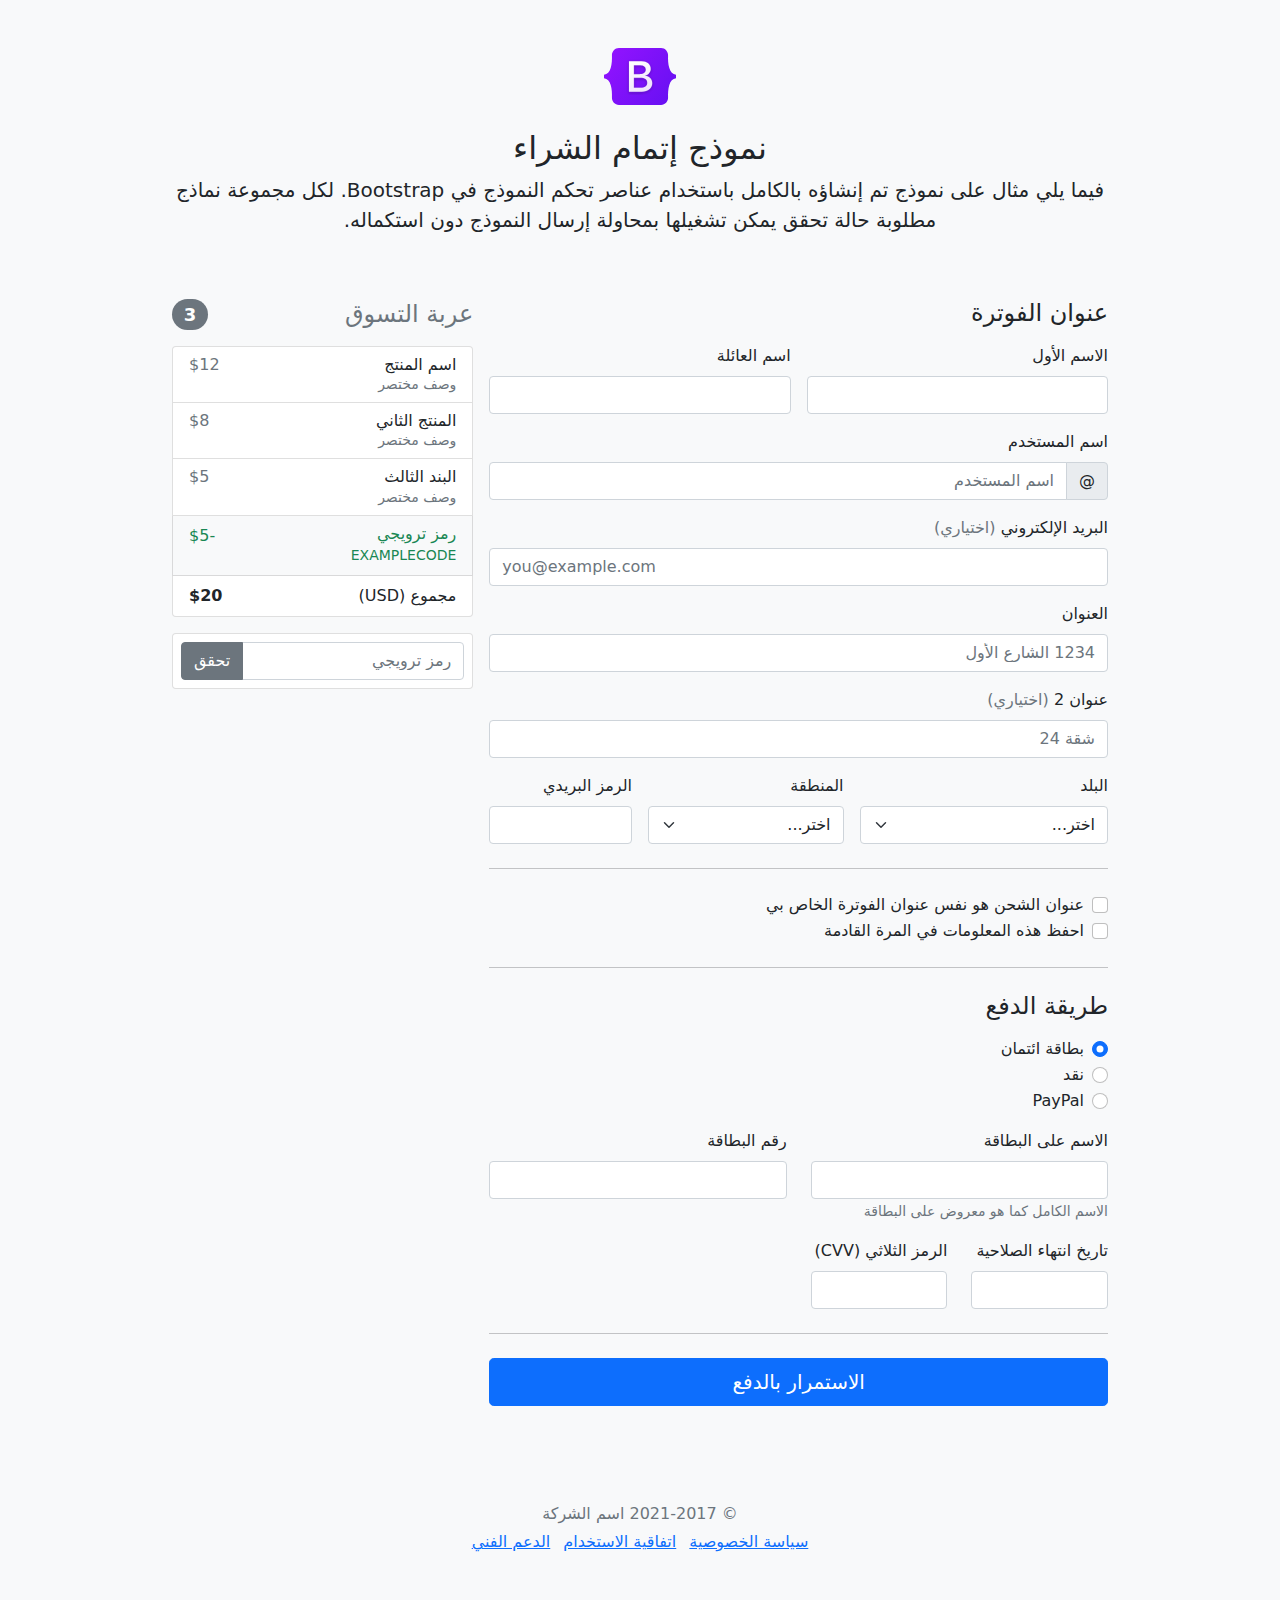
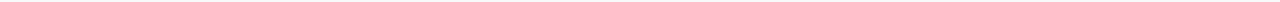
<file: issc/primera página web/bootstrap-5.1.3-examples/checkout-rtl/index.html>
<!doctype html>
<html lang="ar" dir="rtl">
  <head>
    <meta charset="utf-8">
    <meta name="viewport" content="width=device-width, initial-scale=1">
    <meta name="description" content="">
    <meta name="author" content="Mark Otto, Jacob Thornton, and Bootstrap contributors">
    <meta name="generator" content="Hugo 0.88.1">
    <title>مثال إتمام الشراء · Bootstrap v5.1</title>

    <link rel="canonical" href="https://getbootstrap.com/docs/5.1/examples/checkout-rtl/">

    

    <!-- Bootstrap core CSS -->
<link href="../assets/dist/css/bootstrap.rtl.min.css" rel="stylesheet">

    <style>
      .bd-placeholder-img {
        font-size: 1.125rem;
        text-anchor: middle;
        -webkit-user-select: none;
        -moz-user-select: none;
        user-select: none;
      }

      @media (min-width: 768px) {
        .bd-placeholder-img-lg {
          font-size: 3.5rem;
        }
      }
    </style>

    
    <!-- Custom styles for this template -->
    <link href="../checkout/form-validation.css" rel="stylesheet">
  </head>
  <body class="bg-light">
    
<div class="container">
  <main>
    <div class="py-5 text-center">
      <img class="d-block mx-auto mb-4" src="../assets/brand/bootstrap-logo.svg" alt="" width="72" height="57">
      <h2>نموذج إتمام الشراء</h2>
      <p class="lead">فيما يلي مثال على نموذج تم إنشاؤه بالكامل باستخدام عناصر تحكم النموذج في Bootstrap. لكل مجموعة نماذج مطلوبة حالة تحقق يمكن تشغيلها بمحاولة إرسال النموذج دون استكماله.</p>
    </div>

    <div class="row g-3">
      <div class="col-md-5 col-lg-4 order-md-last">
        <h4 class="d-flex justify-content-between align-items-center mb-3">
          <span class="text-muted">عربة التسوق</span>
          <span class="badge bg-secondary rounded-pill">3</span>
        </h4>
        <ul class="list-group mb-3">
          <li class="list-group-item d-flex justify-content-between lh-sm">
            <div>
              <h6 class="my-0">اسم المنتج</h6>
              <small class="text-muted">وصف مختصر</small>
            </div>
            <span class="text-muted">$12</span>
          </li>
          <li class="list-group-item d-flex justify-content-between lh-sm">
            <div>
              <h6 class="my-0">المنتج الثاني</h6>
              <small class="text-muted">وصف مختصر</small>
            </div>
            <span class="text-muted">$8</span>
          </li>
          <li class="list-group-item d-flex justify-content-between lh-sm">
            <div>
              <h6 class="my-0">البند الثالث</h6>
              <small class="text-muted">وصف مختصر</small>
            </div>
            <span class="text-muted">$5</span>
          </li>
          <li class="list-group-item d-flex justify-content-between bg-light">
            <div class="text-success">
              <h6 class="my-0">رمز ترويجي</h6>
              <small>EXAMPLECODE</small>
            </div>
            <span class="text-success">-$5</span>
          </li>
          <li class="list-group-item d-flex justify-content-between">
            <span>مجموع (USD)</span>
            <strong>$20</strong>
          </li>
        </ul>

        <form class="card p-2">
          <div class="input-group">
            <input type="text" class="form-control" placeholder="رمز ترويجي">
            <button type="submit" class="btn btn-secondary">تحقق</button>
          </div>
        </form>
      </div>
      <div class="col-md-7 col-lg-8">
        <h4 class="mb-3">عنوان الفوترة</h4>
        <form class="needs-validation" novalidate>
          <div class="row g-3">
            <div class="col-sm-6">
              <label for="firstName" class="form-label">الاسم الأول</label>
              <input type="text" class="form-control" id="firstName" placeholder="" value="" required>
              <div class="invalid-feedback">
                يرجى إدخال اسم أول صحيح.
              </div>
            </div>

            <div class="col-sm-6">
              <label for="lastName" class="form-label">اسم العائلة</label>
              <input type="text" class="form-control" id="lastName" placeholder="" value="" required>
              <div class="invalid-feedback">
                يرجى إدخال اسم عائلة صحيح.
              </div>
            </div>

            <div class="col-12">
              <label for="username" class="form-label">اسم المستخدم</label>
              <div class="input-group has-validation">
                <span class="input-group-text">@</span>
                <input type="text" class="form-control" id="username" placeholder="اسم المستخدم" required>
              <div class="invalid-feedback">
                اسم المستخدم الخاص بك مطلوب.
                </div>
              </div>
            </div>

            <div class="col-12">
              <label for="email" class="form-label">البريد الإلكتروني <span class="text-muted">(اختياري)</span></label>
              <input type="email" class="form-control" id="email" placeholder="you@example.com">
              <div class="invalid-feedback">
                يرجى إدخال عنوان بريد إلكتروني صحيح لتصلكم تحديثات الشحن.
              </div>
            </div>

            <div class="col-12">
              <label for="address" class="form-label">العنوان</label>
              <input type="text" class="form-control" id="address" placeholder="1234 الشارع الأول" required>
              <div class="invalid-feedback">
                يرجى إدخال عنوان الشحن الخاص بك.
              </div>
            </div>

            <div class="col-12">
              <label for="address2" class="form-label">عنوان 2 <span class="text-muted">(اختياري)</span></label>
              <input type="text" class="form-control" id="address2" placeholder="شقة 24">
            </div>

            <div class="col-md-5">
              <label for="country" class="form-label">البلد</label>
              <select class="form-select" id="country" required>
                <option value="">اختر...</option>
                <option>الولايات المتحدة الأمريكية</option>
              </select>
              <div class="invalid-feedback">
                يرجى اختيار بلد صحيح.
              </div>
            </div>

            <div class="col-md-4">
              <label for="state" class="form-label">المنطقة</label>
              <select class="form-select" id="state" required>
                <option value="">اختر...</option>
                <option>كاليفورنيا</option>
              </select>
              <div class="invalid-feedback">
                يرجى اختيار اسم منطقة صحيح.
              </div>
            </div>

            <div class="col-md-3">
              <label for="zip" class="form-label">الرمز البريدي</label>
              <input type="text" class="form-control" id="zip" placeholder="" required>
              <div class="invalid-feedback">
                الرمز البريدي مطلوب.
              </div>
            </div>
          </div>

          <hr class="my-4">

          <div class="form-check">
            <input type="checkbox" class="form-check-input" id="same-address">
            <label class="form-check-label" for="same-address">عنوان الشحن هو نفس عنوان الفوترة الخاص بي</label>
          </div>

          <div class="form-check">
            <input type="checkbox" class="form-check-input" id="save-info">
            <label class="form-check-label" for="save-info">احفظ هذه المعلومات في المرة القادمة</label>
          </div>

          <hr class="my-4">

          <h4 class="mb-3">طريقة الدفع</h4>

          <div class="my-3">
            <div class="form-check">
              <input id="credit" name="paymentMethod" type="radio" class="form-check-input" checked required>
              <label class="form-check-label" for="credit">بطاقة ائتمان</label>
            </div>
            <div class="form-check">
              <input id="cash" name="paymentMethod" type="radio" class="form-check-input" required>
              <label class="form-check-label" for="cash">نقد</label>
            </div>
            <div class="form-check">
              <input id="paypal" name="paymentMethod" type="radio" class="form-check-input" required>
              <label class="form-check-label" for="paypal">PayPal</label>
            </div>
          </div>

          <div class="row gy-3">
            <div class="col-md-6">
              <label for="cc-name" class="form-label">الاسم على البطاقة</label>
              <input type="text" class="form-control" id="cc-name" placeholder="" required>
              <small class="text-muted">الاسم الكامل كما هو معروض على البطاقة</small>
              <div class="invalid-feedback">
                الاسم على البطاقة مطلوب
              </div>
            </div>

            <div class="col-md-6">
              <label for="cc-number" class="form-label">رقم البطاقة</label>
              <input type="text" class="form-control" id="cc-number" placeholder="" required>
              <div class="invalid-feedback">
                رقم بطاقة الائتمان مطلوب
              </div>
            </div>

            <div class="col-md-3">
              <label for="cc-expiration" class="form-label">تاريخ انتهاء الصلاحية</label>
              <input type="text" class="form-control" id="cc-expiration" placeholder="" required>
              <div class="invalid-feedback">
                تاريخ انتهاء الصلاحية مطلوب
              </div>
            </div>

            <div class="col-md-3">
              <label for="cc-cvv" class="form-label">الرمز الثلاثي (CVV)</label>
              <input type="text" class="form-control" id="cc-cvv" placeholder="" required>
              <div class="invalid-feedback">
                رمز الحماية مطلوب
              </div>
            </div>
          </div>

          <hr class="my-4">

          <button class="w-100 btn btn-primary btn-lg" type="submit">الاستمرار بالدفع</button>
        </form>
      </div>
    </div>
  </main>
  <footer class="my-5 pt-5 text-muted text-center text-small">
    <p class="mb-1">&copy; 2021-2017 اسم الشركة</p>
    <ul class="list-inline">
      <li class="list-inline-item"><a href="#">سياسة الخصوصية</a></li>
      <li class="list-inline-item"><a href="#">اتفاقية الاستخدام</a></li>
      <li class="list-inline-item"><a href="#">الدعم الفني</a></li>
    </ul>
  </footer>
</div>


    <script src="../assets/dist/js/bootstrap.bundle.min.js"></script>

      <script src="../checkout/form-validation.js"></script>
  </body>
</html>
</file>
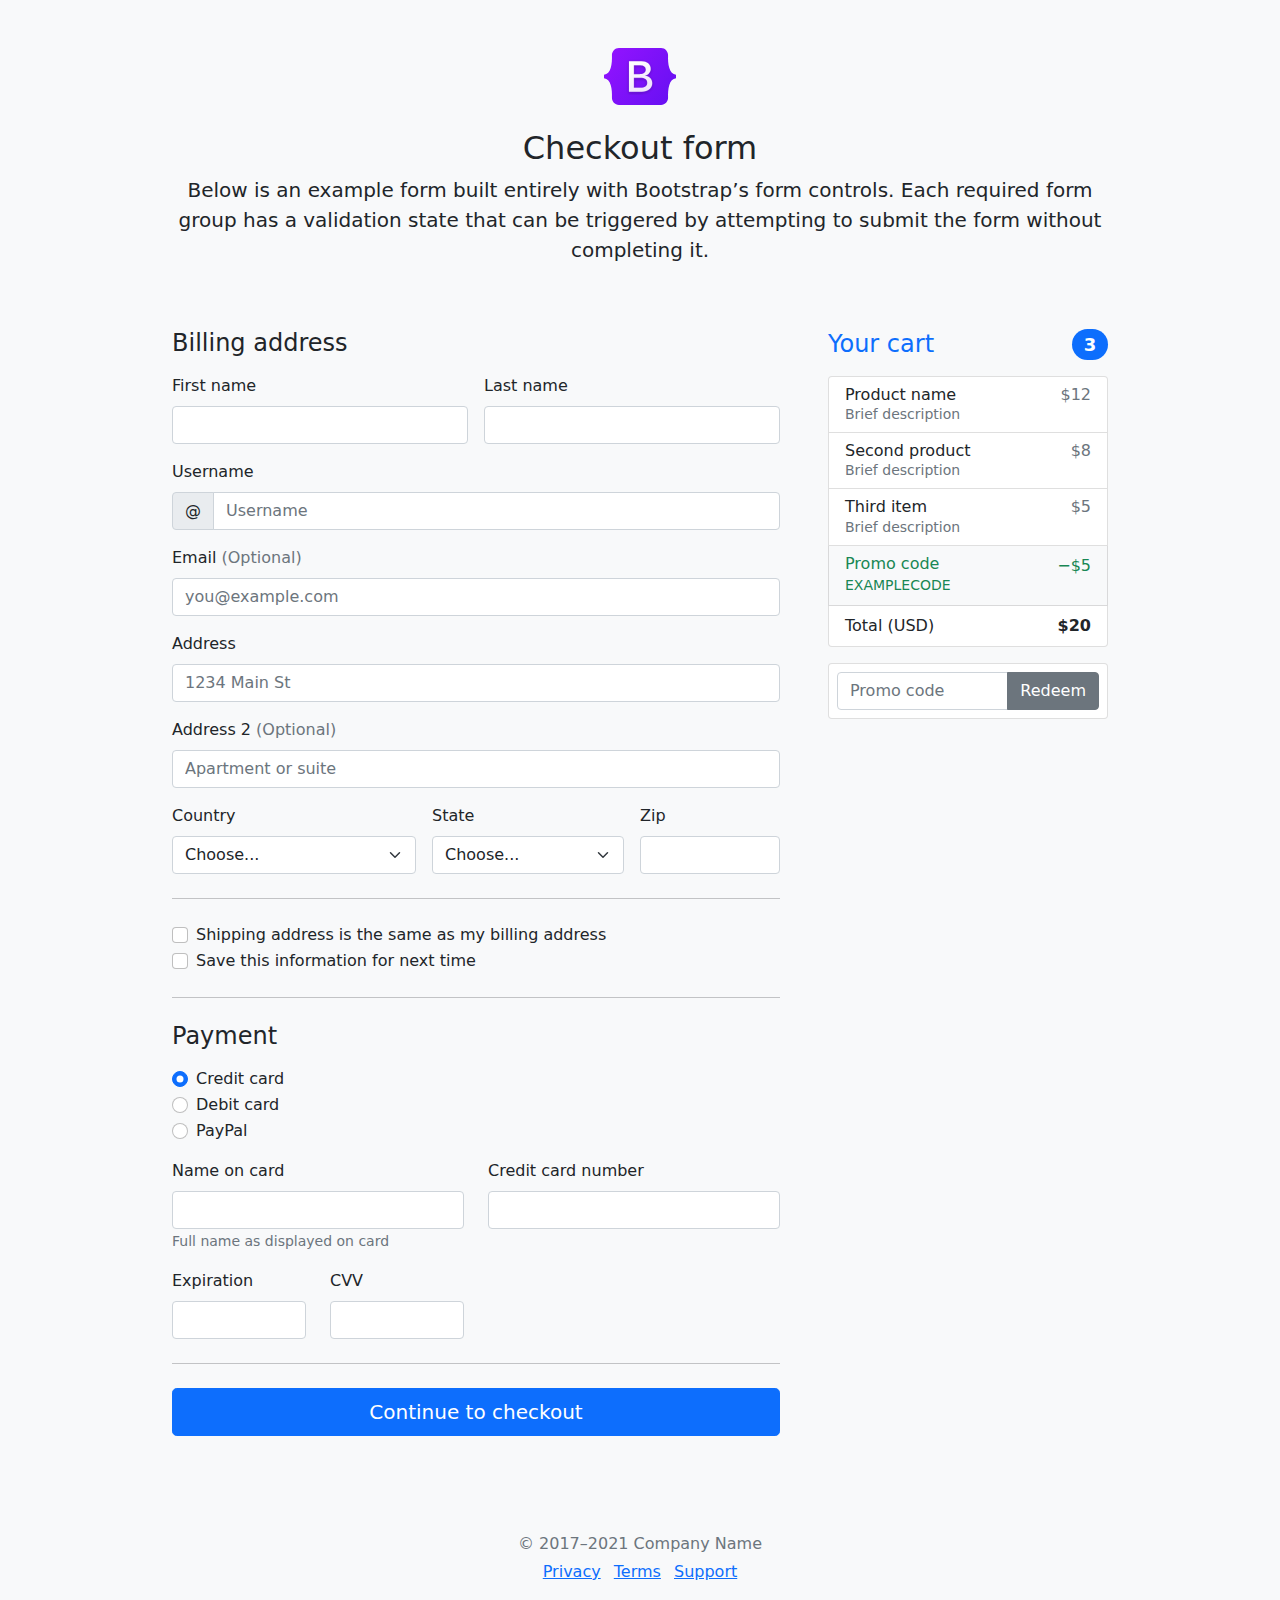
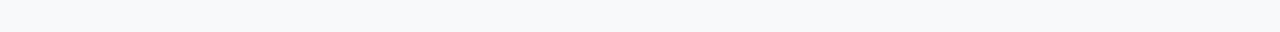
<file: issc/primera página web/bootstrap-5.1.3-examples/checkout/index.html>
<!doctype html>
<html lang="en">
  <head>
    <meta charset="utf-8">
    <meta name="viewport" content="width=device-width, initial-scale=1">
    <meta name="description" content="">
    <meta name="author" content="Mark Otto, Jacob Thornton, and Bootstrap contributors">
    <meta name="generator" content="Hugo 0.88.1">
    <title>Checkout example · Bootstrap v5.1</title>

    <link rel="canonical" href="https://getbootstrap.com/docs/5.1/examples/checkout/">

    

    <!-- Bootstrap core CSS -->
<link href="../assets/dist/css/bootstrap.min.css" rel="stylesheet">

    <style>
      .bd-placeholder-img {
        font-size: 1.125rem;
        text-anchor: middle;
        -webkit-user-select: none;
        -moz-user-select: none;
        user-select: none;
      }

      @media (min-width: 768px) {
        .bd-placeholder-img-lg {
          font-size: 3.5rem;
        }
      }
    </style>

    
    <!-- Custom styles for this template -->
    <link href="form-validation.css" rel="stylesheet">
  </head>
  <body class="bg-light">
    
<div class="container">
  <main>
    <div class="py-5 text-center">
      <img class="d-block mx-auto mb-4" src="../assets/brand/bootstrap-logo.svg" alt="" width="72" height="57">
      <h2>Checkout form</h2>
      <p class="lead">Below is an example form built entirely with Bootstrap’s form controls. Each required form group has a validation state that can be triggered by attempting to submit the form without completing it.</p>
    </div>

    <div class="row g-5">
      <div class="col-md-5 col-lg-4 order-md-last">
        <h4 class="d-flex justify-content-between align-items-center mb-3">
          <span class="text-primary">Your cart</span>
          <span class="badge bg-primary rounded-pill">3</span>
        </h4>
        <ul class="list-group mb-3">
          <li class="list-group-item d-flex justify-content-between lh-sm">
            <div>
              <h6 class="my-0">Product name</h6>
              <small class="text-muted">Brief description</small>
            </div>
            <span class="text-muted">$12</span>
          </li>
          <li class="list-group-item d-flex justify-content-between lh-sm">
            <div>
              <h6 class="my-0">Second product</h6>
              <small class="text-muted">Brief description</small>
            </div>
            <span class="text-muted">$8</span>
          </li>
          <li class="list-group-item d-flex justify-content-between lh-sm">
            <div>
              <h6 class="my-0">Third item</h6>
              <small class="text-muted">Brief description</small>
            </div>
            <span class="text-muted">$5</span>
          </li>
          <li class="list-group-item d-flex justify-content-between bg-light">
            <div class="text-success">
              <h6 class="my-0">Promo code</h6>
              <small>EXAMPLECODE</small>
            </div>
            <span class="text-success">−$5</span>
          </li>
          <li class="list-group-item d-flex justify-content-between">
            <span>Total (USD)</span>
            <strong>$20</strong>
          </li>
        </ul>

        <form class="card p-2">
          <div class="input-group">
            <input type="text" class="form-control" placeholder="Promo code">
            <button type="submit" class="btn btn-secondary">Redeem</button>
          </div>
        </form>
      </div>
      <div class="col-md-7 col-lg-8">
        <h4 class="mb-3">Billing address</h4>
        <form class="needs-validation" novalidate>
          <div class="row g-3">
            <div class="col-sm-6">
              <label for="firstName" class="form-label">First name</label>
              <input type="text" class="form-control" id="firstName" placeholder="" value="" required>
              <div class="invalid-feedback">
                Valid first name is required.
              </div>
            </div>

            <div class="col-sm-6">
              <label for="lastName" class="form-label">Last name</label>
              <input type="text" class="form-control" id="lastName" placeholder="" value="" required>
              <div class="invalid-feedback">
                Valid last name is required.
              </div>
            </div>

            <div class="col-12">
              <label for="username" class="form-label">Username</label>
              <div class="input-group has-validation">
                <span class="input-group-text">@</span>
                <input type="text" class="form-control" id="username" placeholder="Username" required>
              <div class="invalid-feedback">
                  Your username is required.
                </div>
              </div>
            </div>

            <div class="col-12">
              <label for="email" class="form-label">Email <span class="text-muted">(Optional)</span></label>
              <input type="email" class="form-control" id="email" placeholder="you@example.com">
              <div class="invalid-feedback">
                Please enter a valid email address for shipping updates.
              </div>
            </div>

            <div class="col-12">
              <label for="address" class="form-label">Address</label>
              <input type="text" class="form-control" id="address" placeholder="1234 Main St" required>
              <div class="invalid-feedback">
                Please enter your shipping address.
              </div>
            </div>

            <div class="col-12">
              <label for="address2" class="form-label">Address 2 <span class="text-muted">(Optional)</span></label>
              <input type="text" class="form-control" id="address2" placeholder="Apartment or suite">
            </div>

            <div class="col-md-5">
              <label for="country" class="form-label">Country</label>
              <select class="form-select" id="country" required>
                <option value="">Choose...</option>
                <option>United States</option>
              </select>
              <div class="invalid-feedback">
                Please select a valid country.
              </div>
            </div>

            <div class="col-md-4">
              <label for="state" class="form-label">State</label>
              <select class="form-select" id="state" required>
                <option value="">Choose...</option>
                <option>California</option>
              </select>
              <div class="invalid-feedback">
                Please provide a valid state.
              </div>
            </div>

            <div class="col-md-3">
              <label for="zip" class="form-label">Zip</label>
              <input type="text" class="form-control" id="zip" placeholder="" required>
              <div class="invalid-feedback">
                Zip code required.
              </div>
            </div>
          </div>

          <hr class="my-4">

          <div class="form-check">
            <input type="checkbox" class="form-check-input" id="same-address">
            <label class="form-check-label" for="same-address">Shipping address is the same as my billing address</label>
          </div>

          <div class="form-check">
            <input type="checkbox" class="form-check-input" id="save-info">
            <label class="form-check-label" for="save-info">Save this information for next time</label>
          </div>

          <hr class="my-4">

          <h4 class="mb-3">Payment</h4>

          <div class="my-3">
            <div class="form-check">
              <input id="credit" name="paymentMethod" type="radio" class="form-check-input" checked required>
              <label class="form-check-label" for="credit">Credit card</label>
            </div>
            <div class="form-check">
              <input id="debit" name="paymentMethod" type="radio" class="form-check-input" required>
              <label class="form-check-label" for="debit">Debit card</label>
            </div>
            <div class="form-check">
              <input id="paypal" name="paymentMethod" type="radio" class="form-check-input" required>
              <label class="form-check-label" for="paypal">PayPal</label>
            </div>
          </div>

          <div class="row gy-3">
            <div class="col-md-6">
              <label for="cc-name" class="form-label">Name on card</label>
              <input type="text" class="form-control" id="cc-name" placeholder="" required>
              <small class="text-muted">Full name as displayed on card</small>
              <div class="invalid-feedback">
                Name on card is required
              </div>
            </div>

            <div class="col-md-6">
              <label for="cc-number" class="form-label">Credit card number</label>
              <input type="text" class="form-control" id="cc-number" placeholder="" required>
              <div class="invalid-feedback">
                Credit card number is required
              </div>
            </div>

            <div class="col-md-3">
              <label for="cc-expiration" class="form-label">Expiration</label>
              <input type="text" class="form-control" id="cc-expiration" placeholder="" required>
              <div class="invalid-feedback">
                Expiration date required
              </div>
            </div>

            <div class="col-md-3">
              <label for="cc-cvv" class="form-label">CVV</label>
              <input type="text" class="form-control" id="cc-cvv" placeholder="" required>
              <div class="invalid-feedback">
                Security code required
              </div>
            </div>
          </div>

          <hr class="my-4">

          <button class="w-100 btn btn-primary btn-lg" type="submit">Continue to checkout</button>
        </form>
      </div>
    </div>
  </main>

  <footer class="my-5 pt-5 text-muted text-center text-small">
    <p class="mb-1">&copy; 2017–2021 Company Name</p>
    <ul class="list-inline">
      <li class="list-inline-item"><a href="#">Privacy</a></li>
      <li class="list-inline-item"><a href="#">Terms</a></li>
      <li class="list-inline-item"><a href="#">Support</a></li>
    </ul>
  </footer>
</div>


    <script src="../assets/dist/js/bootstrap.bundle.min.js"></script>

      <script src="form-validation.js"></script>
  </body>
</html>
</file>
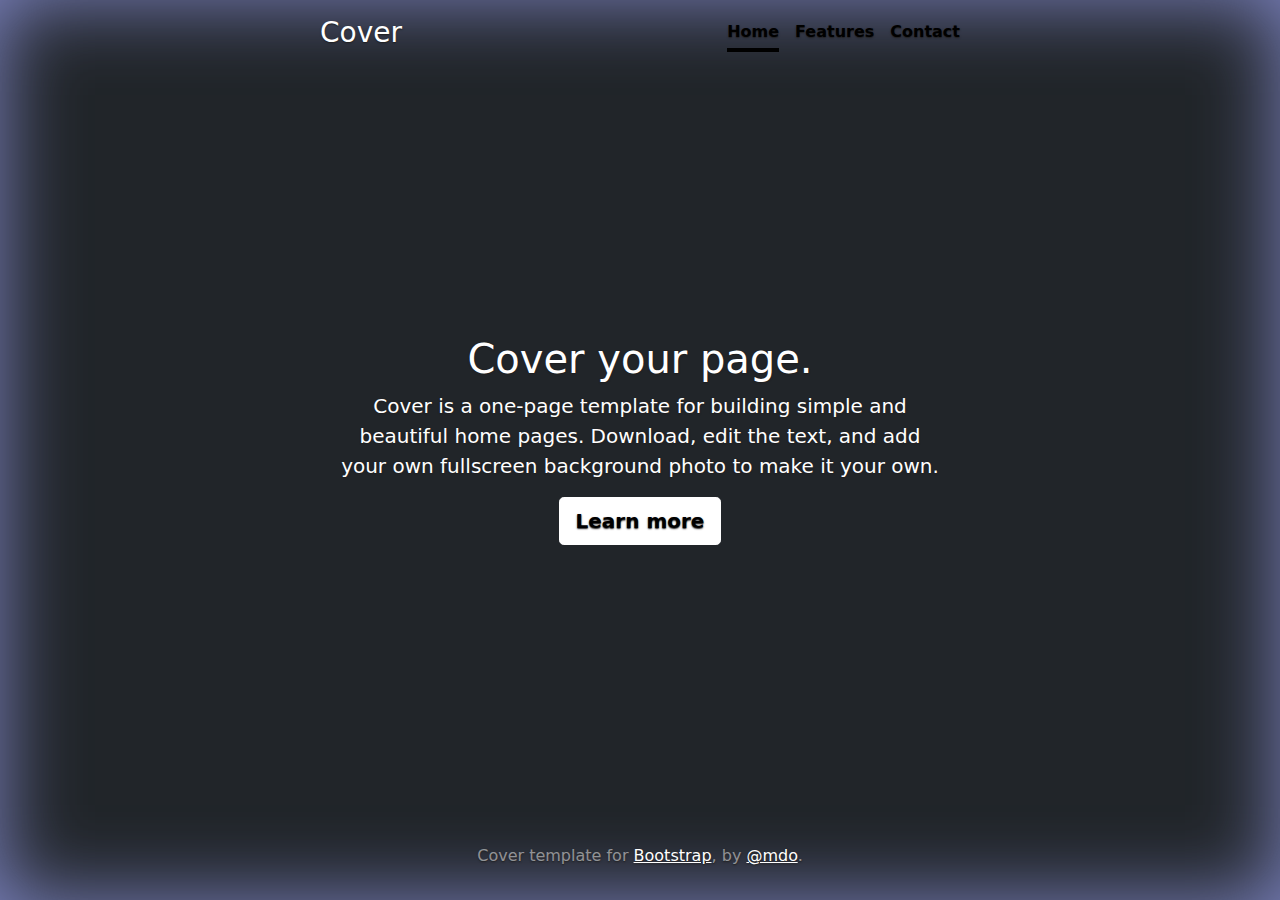
<file: issc/primera página web/bootstrap-5.1.3-examples/cover/index.html>
<!doctype html>
<html lang="en" class="h-100">
  <head>
    <meta charset="utf-8">
    <meta name="viewport" content="width=device-width, initial-scale=1">
    <meta name="description" content="">
    <meta name="author" content="Mark Otto, Jacob Thornton, and Bootstrap contributors">
    <meta name="generator" content="Hugo 0.88.1">
    <title>Cover Template · Bootstrap v5.1</title>

    <link rel="canonical" href="https://getbootstrap.com/docs/5.1/examples/cover/">

    

    <!-- Bootstrap core CSS -->
<link href="../assets/dist/css/bootstrap.min.css" rel="stylesheet">

    <style>
      .bd-placeholder-img {
        font-size: 1.125rem;
        text-anchor: middle;
        -webkit-user-select: none;
        -moz-user-select: none;
        user-select: none;
      }

      @media (min-width: 768px) {
        .bd-placeholder-img-lg {
          font-size: 3.5rem;
        }
      }
    </style>

    
    <!-- Custom styles for this template -->
    <link href="cover.css" rel="stylesheet">
  </head>
  <body class="d-flex h-100 text-center text-white bg-dark">
    
<div class="cover-container d-flex w-100 h-100 p-3 mx-auto flex-column">
  <header class="mb-auto">
    <div>
      <h3 class="float-md-start mb-0">Cover</h3>
      <nav class="nav nav-masthead justify-content-center float-md-end">
        <a class="nav-link active" aria-current="page" href="#">Home</a>
        <a class="nav-link" href="#">Features</a>
        <a class="nav-link" href="#">Contact</a>
      </nav>
    </div>
  </header>

  <main class="px-3">
    <h1>Cover your page.</h1>
    <p class="lead">Cover is a one-page template for building simple and beautiful home pages. Download, edit the text, and add your own fullscreen background photo to make it your own.</p>
    <p class="lead">
      <a href="#" class="btn btn-lg btn-secondary fw-bold border-white bg-white">Learn more</a>
    </p>
  </main>

  <footer class="mt-auto text-white-50">
    <p>Cover template for <a href="https://getbootstrap.com/" class="text-white">Bootstrap</a>, by <a href="https://twitter.com/mdo" class="text-white">@mdo</a>.</p>
  </footer>
</div>


    
  </body>
</html>
</file>
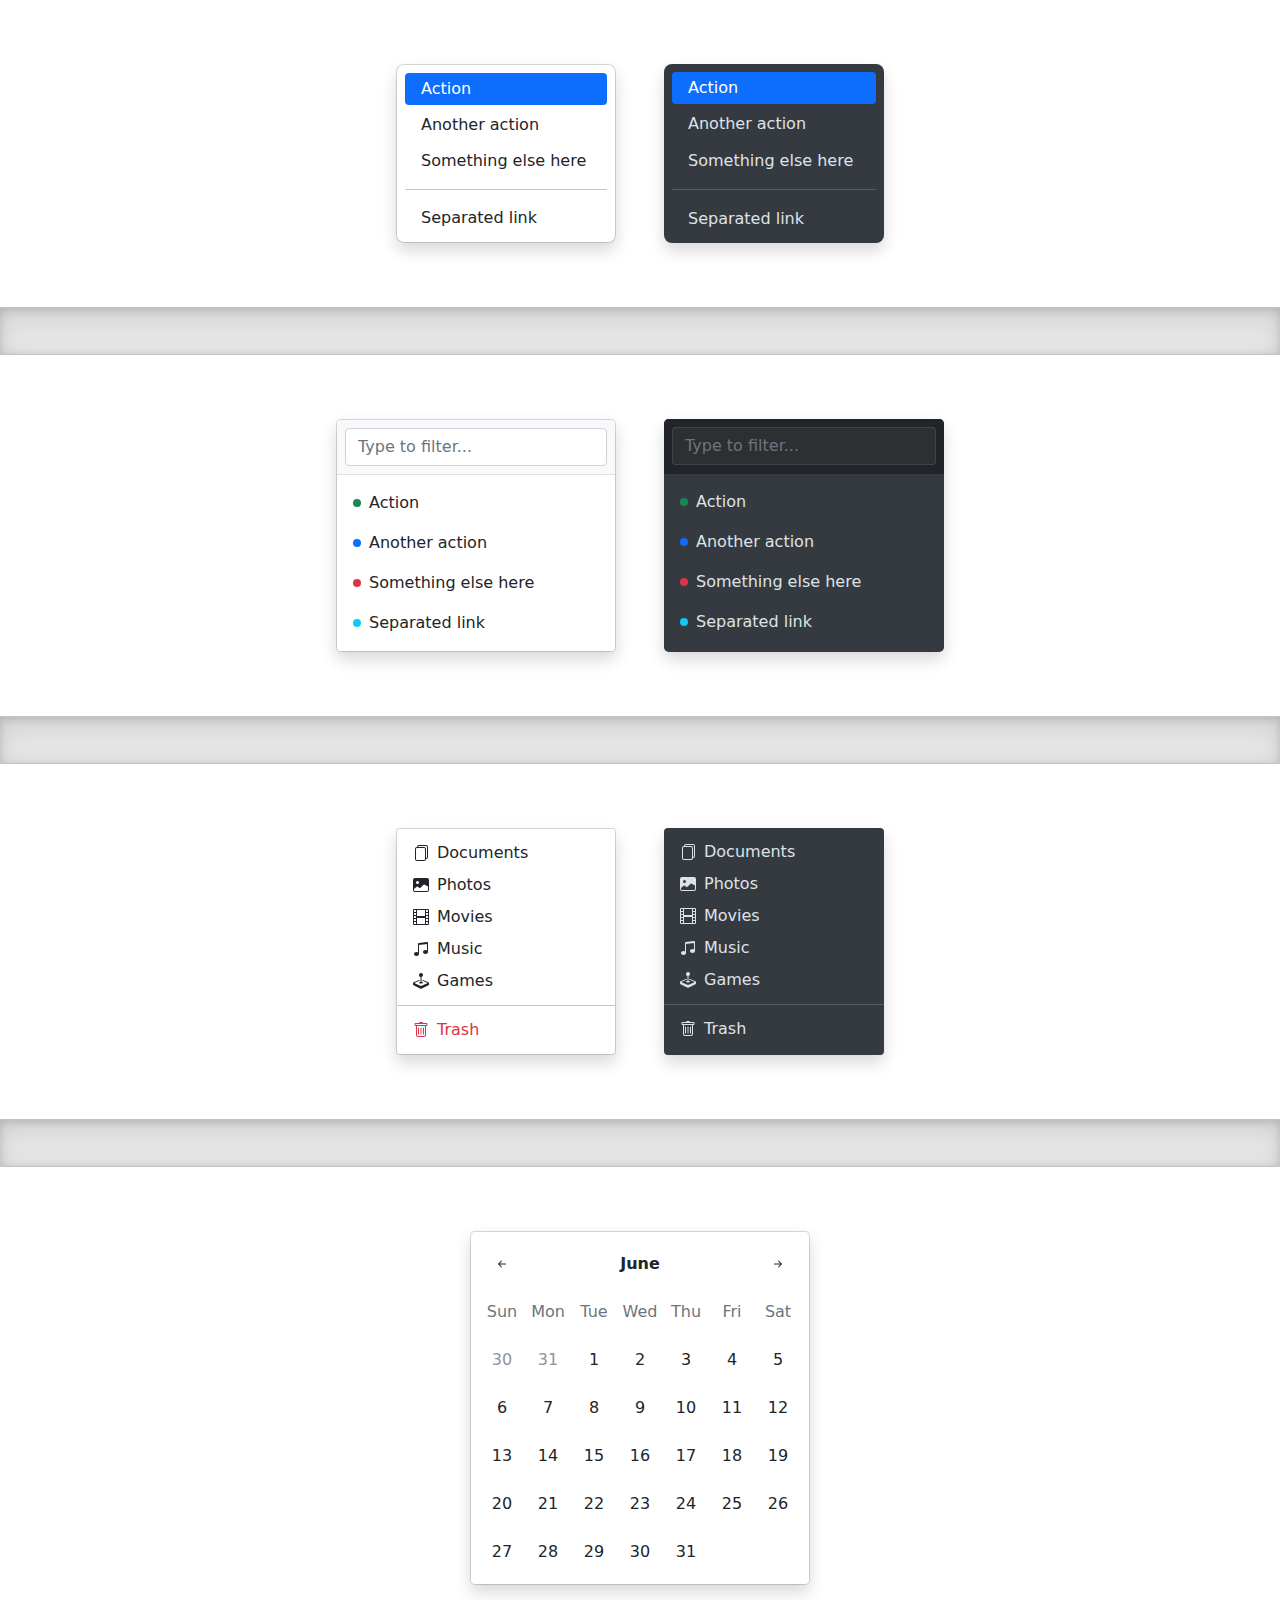
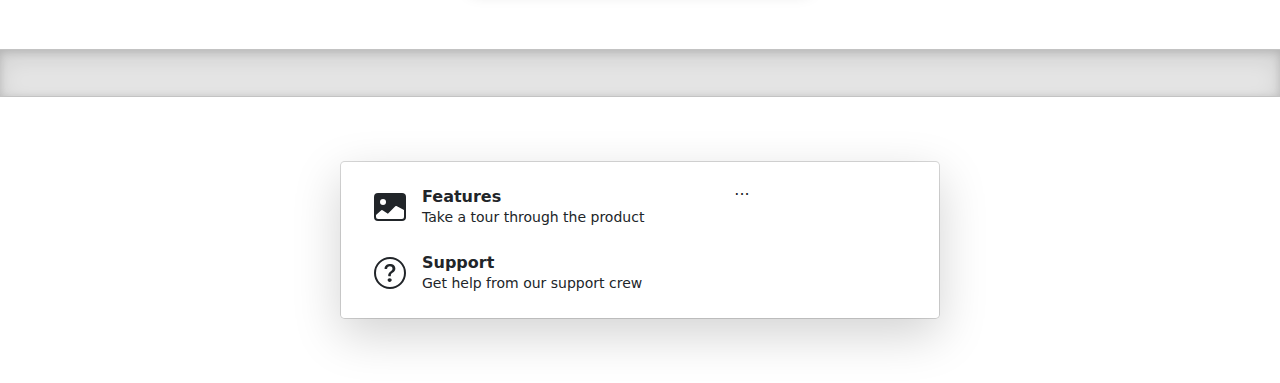
<file: issc/primera página web/bootstrap-5.1.3-examples/dropdowns/index.html>
<!doctype html>
<html lang="en">
  <head>
    <meta charset="utf-8">
    <meta name="viewport" content="width=device-width, initial-scale=1">
    <meta name="description" content="">
    <meta name="author" content="Mark Otto, Jacob Thornton, and Bootstrap contributors">
    <meta name="generator" content="Hugo 0.88.1">
    <title>Dropdowns · Bootstrap v5.1</title>

    <link rel="canonical" href="https://getbootstrap.com/docs/5.1/examples/dropdowns/">

    

    <!-- Bootstrap core CSS -->
<link href="../assets/dist/css/bootstrap.min.css" rel="stylesheet">

    <style>
      .bd-placeholder-img {
        font-size: 1.125rem;
        text-anchor: middle;
        -webkit-user-select: none;
        -moz-user-select: none;
        user-select: none;
      }

      @media (min-width: 768px) {
        .bd-placeholder-img-lg {
          font-size: 3.5rem;
        }
      }
    </style>

    
    <!-- Custom styles for this template -->
    <link href="dropdowns.css" rel="stylesheet">
  </head>
  <body>
    
<svg xmlns="http://www.w3.org/2000/svg" style="display: none;">
  <symbol id="bootstrap" viewBox="0 0 118 94">
    <title>Bootstrap</title>
    <path fill-rule="evenodd" clip-rule="evenodd" d="M24.509 0c-6.733 0-11.715 5.893-11.492 12.284.214 6.14-.064 14.092-2.066 20.577C8.943 39.365 5.547 43.485 0 44.014v5.972c5.547.529 8.943 4.649 10.951 11.153 2.002 6.485 2.28 14.437 2.066 20.577C12.794 88.106 17.776 94 24.51 94H93.5c6.733 0 11.714-5.893 11.491-12.284-.214-6.14.064-14.092 2.066-20.577 2.009-6.504 5.396-10.624 10.943-11.153v-5.972c-5.547-.529-8.934-4.649-10.943-11.153-2.002-6.484-2.28-14.437-2.066-20.577C105.214 5.894 100.233 0 93.5 0H24.508zM80 57.863C80 66.663 73.436 72 62.543 72H44a2 2 0 01-2-2V24a2 2 0 012-2h18.437c9.083 0 15.044 4.92 15.044 12.474 0 5.302-4.01 10.049-9.119 10.88v.277C75.317 46.394 80 51.21 80 57.863zM60.521 28.34H49.948v14.934h8.905c6.884 0 10.68-2.772 10.68-7.727 0-4.643-3.264-7.207-9.012-7.207zM49.948 49.2v16.458H60.91c7.167 0 10.964-2.876 10.964-8.281 0-5.406-3.903-8.178-11.425-8.178H49.948z"></path>
  </symbol>

  <symbol id="exclamation-triangle-fill" viewBox="0 0 16 16">
    <path d="M8.982 1.566a1.13 1.13 0 0 0-1.96 0L.165 13.233c-.457.778.091 1.767.98 1.767h13.713c.889 0 1.438-.99.98-1.767L8.982 1.566zM8 5c.535 0 .954.462.9.995l-.35 3.507a.552.552 0 0 1-1.1 0L7.1 5.995A.905.905 0 0 1 8 5zm.002 6a1 1 0 1 1 0 2 1 1 0 0 1 0-2z"/>
  </symbol>

  <symbol id="check2" viewBox="0 0 16 16">
    <path d="M13.854 3.646a.5.5 0 0 1 0 .708l-7 7a.5.5 0 0 1-.708 0l-3.5-3.5a.5.5 0 1 1 .708-.708L6.5 10.293l6.646-6.647a.5.5 0 0 1 .708 0z"/>
  </symbol>

  <symbol id="check2-circle" viewBox="0 0 16 16">
    <path d="M2.5 8a5.5 5.5 0 0 1 8.25-4.764.5.5 0 0 0 .5-.866A6.5 6.5 0 1 0 14.5 8a.5.5 0 0 0-1 0 5.5 5.5 0 1 1-11 0z"/>
    <path d="M15.354 3.354a.5.5 0 0 0-.708-.708L8 9.293 5.354 6.646a.5.5 0 1 0-.708.708l3 3a.5.5 0 0 0 .708 0l7-7z"/>
  </symbol>

  <symbol id="bookmark-star" viewBox="0 0 16 16">
    <path d="M7.84 4.1a.178.178 0 0 1 .32 0l.634 1.285a.178.178 0 0 0 .134.098l1.42.206c.145.021.204.2.098.303L9.42 6.993a.178.178 0 0 0-.051.158l.242 1.414a.178.178 0 0 1-.258.187l-1.27-.668a.178.178 0 0 0-.165 0l-1.27.668a.178.178 0 0 1-.257-.187l.242-1.414a.178.178 0 0 0-.05-.158l-1.03-1.001a.178.178 0 0 1 .098-.303l1.42-.206a.178.178 0 0 0 .134-.098L7.84 4.1z"/>
    <path d="M2 2a2 2 0 0 1 2-2h8a2 2 0 0 1 2 2v13.5a.5.5 0 0 1-.777.416L8 13.101l-5.223 2.815A.5.5 0 0 1 2 15.5V2zm2-1a1 1 0 0 0-1 1v12.566l4.723-2.482a.5.5 0 0 1 .554 0L13 14.566V2a1 1 0 0 0-1-1H4z"/>
  </symbol>

  <symbol id="grid-fill" viewBox="0 0 16 16">
    <path d="M1 2.5A1.5 1.5 0 0 1 2.5 1h3A1.5 1.5 0 0 1 7 2.5v3A1.5 1.5 0 0 1 5.5 7h-3A1.5 1.5 0 0 1 1 5.5v-3zm8 0A1.5 1.5 0 0 1 10.5 1h3A1.5 1.5 0 0 1 15 2.5v3A1.5 1.5 0 0 1 13.5 7h-3A1.5 1.5 0 0 1 9 5.5v-3zm-8 8A1.5 1.5 0 0 1 2.5 9h3A1.5 1.5 0 0 1 7 10.5v3A1.5 1.5 0 0 1 5.5 15h-3A1.5 1.5 0 0 1 1 13.5v-3zm8 0A1.5 1.5 0 0 1 10.5 9h3a1.5 1.5 0 0 1 1.5 1.5v3a1.5 1.5 0 0 1-1.5 1.5h-3A1.5 1.5 0 0 1 9 13.5v-3z"/>
  </symbol>

  <symbol id="stars" viewBox="0 0 16 16">
    <path d="M7.657 6.247c.11-.33.576-.33.686 0l.645 1.937a2.89 2.89 0 0 0 1.829 1.828l1.936.645c.33.11.33.576 0 .686l-1.937.645a2.89 2.89 0 0 0-1.828 1.829l-.645 1.936a.361.361 0 0 1-.686 0l-.645-1.937a2.89 2.89 0 0 0-1.828-1.828l-1.937-.645a.361.361 0 0 1 0-.686l1.937-.645a2.89 2.89 0 0 0 1.828-1.828l.645-1.937zM3.794 1.148a.217.217 0 0 1 .412 0l.387 1.162c.173.518.579.924 1.097 1.097l1.162.387a.217.217 0 0 1 0 .412l-1.162.387A1.734 1.734 0 0 0 4.593 5.69l-.387 1.162a.217.217 0 0 1-.412 0L3.407 5.69A1.734 1.734 0 0 0 2.31 4.593l-1.162-.387a.217.217 0 0 1 0-.412l1.162-.387A1.734 1.734 0 0 0 3.407 2.31l.387-1.162zM10.863.099a.145.145 0 0 1 .274 0l.258.774c.115.346.386.617.732.732l.774.258a.145.145 0 0 1 0 .274l-.774.258a1.156 1.156 0 0 0-.732.732l-.258.774a.145.145 0 0 1-.274 0l-.258-.774a1.156 1.156 0 0 0-.732-.732L9.1 2.137a.145.145 0 0 1 0-.274l.774-.258c.346-.115.617-.386.732-.732L10.863.1z"/>
  </symbol>

  <symbol id="film" viewBox="0 0 16 16">
    <path d="M0 1a1 1 0 0 1 1-1h14a1 1 0 0 1 1 1v14a1 1 0 0 1-1 1H1a1 1 0 0 1-1-1V1zm4 0v6h8V1H4zm8 8H4v6h8V9zM1 1v2h2V1H1zm2 3H1v2h2V4zM1 7v2h2V7H1zm2 3H1v2h2v-2zm-2 3v2h2v-2H1zM15 1h-2v2h2V1zm-2 3v2h2V4h-2zm2 3h-2v2h2V7zm-2 3v2h2v-2h-2zm2 3h-2v2h2v-2z"/>
  </symbol>

  <symbol id="joystick" viewBox="0 0 16 16">
    <path d="M10 2a2 2 0 0 1-1.5 1.937v5.087c.863.083 1.5.377 1.5.726 0 .414-.895.75-2 .75s-2-.336-2-.75c0-.35.637-.643 1.5-.726V3.937A2 2 0 1 1 10 2z"/>
    <path d="M0 9.665v1.717a1 1 0 0 0 .553.894l6.553 3.277a2 2 0 0 0 1.788 0l6.553-3.277a1 1 0 0 0 .553-.894V9.665c0-.1-.06-.19-.152-.23L9.5 6.715v.993l5.227 2.178a.125.125 0 0 1 .001.23l-5.94 2.546a2 2 0 0 1-1.576 0l-5.94-2.546a.125.125 0 0 1 .001-.23L6.5 7.708l-.013-.988L.152 9.435a.25.25 0 0 0-.152.23z"/>
  </symbol>

  <symbol id="music-note-beamed" viewBox="0 0 16 16">
    <path d="M6 13c0 1.105-1.12 2-2.5 2S1 14.105 1 13c0-1.104 1.12-2 2.5-2s2.5.896 2.5 2zm9-2c0 1.105-1.12 2-2.5 2s-2.5-.895-2.5-2 1.12-2 2.5-2 2.5.895 2.5 2z"/>
    <path fill-rule="evenodd" d="M14 11V2h1v9h-1zM6 3v10H5V3h1z"/>
    <path d="M5 2.905a1 1 0 0 1 .9-.995l8-.8a1 1 0 0 1 1.1.995V3L5 4V2.905z"/>
  </symbol>

  <symbol id="files" viewBox="0 0 16 16">
    <path d="M13 0H6a2 2 0 0 0-2 2 2 2 0 0 0-2 2v10a2 2 0 0 0 2 2h7a2 2 0 0 0 2-2 2 2 0 0 0 2-2V2a2 2 0 0 0-2-2zm0 13V4a2 2 0 0 0-2-2H5a1 1 0 0 1 1-1h7a1 1 0 0 1 1 1v10a1 1 0 0 1-1 1zM3 4a1 1 0 0 1 1-1h7a1 1 0 0 1 1 1v10a1 1 0 0 1-1 1H4a1 1 0 0 1-1-1V4z"/>
  </symbol>

  <symbol id="image-fill" viewBox="0 0 16 16">
    <path d="M.002 3a2 2 0 0 1 2-2h12a2 2 0 0 1 2 2v10a2 2 0 0 1-2 2h-12a2 2 0 0 1-2-2V3zm1 9v1a1 1 0 0 0 1 1h12a1 1 0 0 0 1-1V9.5l-3.777-1.947a.5.5 0 0 0-.577.093l-3.71 3.71-2.66-1.772a.5.5 0 0 0-.63.062L1.002 12zm5-6.5a1.5 1.5 0 1 0-3 0 1.5 1.5 0 0 0 3 0z"/>
  </symbol>

  <symbol id="trash" viewBox="0 0 16 16">
    <path d="M5.5 5.5A.5.5 0 0 1 6 6v6a.5.5 0 0 1-1 0V6a.5.5 0 0 1 .5-.5zm2.5 0a.5.5 0 0 1 .5.5v6a.5.5 0 0 1-1 0V6a.5.5 0 0 1 .5-.5zm3 .5a.5.5 0 0 0-1 0v6a.5.5 0 0 0 1 0V6z"/>
    <path fill-rule="evenodd" d="M14.5 3a1 1 0 0 1-1 1H13v9a2 2 0 0 1-2 2H5a2 2 0 0 1-2-2V4h-.5a1 1 0 0 1-1-1V2a1 1 0 0 1 1-1H6a1 1 0 0 1 1-1h2a1 1 0 0 1 1 1h3.5a1 1 0 0 1 1 1v1zM4.118 4 4 4.059V13a1 1 0 0 0 1 1h6a1 1 0 0 0 1-1V4.059L11.882 4H4.118zM2.5 3V2h11v1h-11z"/>
  </symbol>

  <symbol id="question-circle" viewBox="0 0 16 16">
    <path d="M8 15A7 7 0 1 1 8 1a7 7 0 0 1 0 14zm0 1A8 8 0 1 0 8 0a8 8 0 0 0 0 16z"/>
    <path d="M5.255 5.786a.237.237 0 0 0 .241.247h.825c.138 0 .248-.113.266-.25.09-.656.54-1.134 1.342-1.134.686 0 1.314.343 1.314 1.168 0 .635-.374.927-.965 1.371-.673.489-1.206 1.06-1.168 1.987l.003.217a.25.25 0 0 0 .25.246h.811a.25.25 0 0 0 .25-.25v-.105c0-.718.273-.927 1.01-1.486.609-.463 1.244-.977 1.244-2.056 0-1.511-1.276-2.241-2.673-2.241-1.267 0-2.655.59-2.75 2.286zm1.557 5.763c0 .533.425.927 1.01.927.609 0 1.028-.394 1.028-.927 0-.552-.42-.94-1.029-.94-.584 0-1.009.388-1.009.94z"/>
  </symbol>

  <symbol id="arrow-left-short" viewBox="0 0 16 16">
    <path fill-rule="evenodd" d="M12 8a.5.5 0 0 1-.5.5H5.707l2.147 2.146a.5.5 0 0 1-.708.708l-3-3a.5.5 0 0 1 0-.708l3-3a.5.5 0 1 1 .708.708L5.707 7.5H11.5a.5.5 0 0 1 .5.5z"/>
  </symbol>

  <symbol id="arrow-right-short" viewBox="0 0 16 16">
    <path fill-rule="evenodd" d="M4 8a.5.5 0 0 1 .5-.5h5.793L8.146 5.354a.5.5 0 1 1 .708-.708l3 3a.5.5 0 0 1 0 .708l-3 3a.5.5 0 0 1-.708-.708L10.293 8.5H4.5A.5.5 0 0 1 4 8z"/>
  </symbol>
</svg>

<div class="d-flex gap-5 justify-content-center" id="dropdownMacos">
  <ul class="dropdown-menu dropdown-menu-macos mx-0 shadow" style="width: 220px;">
    <li><a class="dropdown-item active" href="#">Action</a></li>
    <li><a class="dropdown-item" href="#">Another action</a></li>
    <li><a class="dropdown-item" href="#">Something else here</a></li>
    <li><hr class="dropdown-divider"></li>
    <li><a class="dropdown-item" href="#">Separated link</a></li>
  </ul>
  <ul class="dropdown-menu dropdown-menu-dark dropdown-menu-macos mx-0 border-0 shadow" style="width: 220px;">
    <li><a class="dropdown-item active" href="#">Action</a></li>
    <li><a class="dropdown-item" href="#">Another action</a></li>
    <li><a class="dropdown-item" href="#">Something else here</a></li>
    <li><hr class="dropdown-divider"></li>
    <li><a class="dropdown-item" href="#">Separated link</a></li>
  </ul>
</div>

<div class="b-example-divider"></div>


<div class="d-flex gap-5 justify-content-center" id="dropdownFilter">
  <div class="dropdown-menu pt-0 mx-0 rounded-3 shadow overflow-hidden" style="width: 280px;">
    <form class="p-2 mb-2 bg-light border-bottom">
      <input type="search" class="form-control" autocomplete="false" placeholder="Type to filter...">
    </form>
    <ul class="list-unstyled mb-0">
      <li><a class="dropdown-item d-flex align-items-center gap-2 py-2" href="#">
        <span class="d-inline-block bg-success rounded-circle" style="width: .5em; height: .5em;"></span>
        Action
      </a></li>
      <li><a class="dropdown-item d-flex align-items-center gap-2 py-2" href="#">
        <span class="d-inline-block bg-primary rounded-circle" style="width: .5em; height: .5em;"></span>
        Another action
      </a></li>
      <li><a class="dropdown-item d-flex align-items-center gap-2 py-2" href="#">
        <span class="d-inline-block bg-danger rounded-circle" style="width: .5em; height: .5em;"></span>
        Something else here
      </a></li>
      <li><a class="dropdown-item d-flex align-items-center gap-2 py-2" href="#">
        <span class="d-inline-block bg-info rounded-circle" style="width: .5em; height: .5em;"></span>
        Separated link
      </a></li>
    </ul>
  </div>

  <div class="dropdown-menu dropdown-menu-dark border-0 pt-0 mx-0 rounded-3 shadow overflow-hidden" style="width: 280px;">
    <form class="p-2 mb-2 bg-dark border-bottom border-dark">
      <input type="search" class="form-control form-control-dark" autocomplete="false" placeholder="Type to filter...">
    </form>
    <ul class="list-unstyled mb-0">
      <li><a class="dropdown-item d-flex align-items-center gap-2 py-2" href="#">
        <span class="d-inline-block bg-success rounded-circle" style="width: .5em; height: .5em;"></span>
        Action
      </a></li>
      <li><a class="dropdown-item d-flex align-items-center gap-2 py-2" href="#">
        <span class="d-inline-block bg-primary rounded-circle" style="width: .5em; height: .5em;"></span>
        Another action
      </a></li>
      <li><a class="dropdown-item d-flex align-items-center gap-2 py-2" href="#">
        <span class="d-inline-block bg-danger rounded-circle" style="width: .5em; height: .5em;"></span>
        Something else here
      </a></li>
      <li><a class="dropdown-item d-flex align-items-center gap-2 py-2" href="#">
        <span class="d-inline-block bg-info rounded-circle" style="width: .5em; height: .5em;"></span>
        Separated link
      </a></li>
    </ul>
  </div>
</div>

<div class="b-example-divider"></div>

<div class="d-flex gap-5 justify-content-center" id="dropdownIcons">
  <ul class="dropdown-menu mx-0 shadow" style="width: 220px;">
    <li>
      <a class="dropdown-item d-flex gap-2 align-items-center" href="#">
        <svg class="bi" width="16" height="16"><use xlink:href="#files"/></svg>
        Documents
      </a>
    </li>
    <li>
      <a class="dropdown-item d-flex gap-2 align-items-center" href="#">
        <svg class="bi" width="16" height="16"><use xlink:href="#image-fill"/></svg>
        Photos
      </a>
    </li>
    <li>
      <a class="dropdown-item d-flex gap-2 align-items-center" href="#">
        <svg class="bi" width="16" height="16"><use xlink:href="#film"/></svg>
        Movies
      </a>
    </li>
    <li>
      <a class="dropdown-item d-flex gap-2 align-items-center" href="#">
        <svg class="bi" width="16" height="16"><use xlink:href="#music-note-beamed"/></svg>
        Music
      </a>
    </li>
    <li>
      <a class="dropdown-item d-flex gap-2 align-items-center" href="#">
        <svg class="bi" width="16" height="16"><use xlink:href="#joystick"/></svg>
        Games
      </a>
    </li>
    <li><hr class="dropdown-divider"></li>
    <li>
      <a class="dropdown-item dropdown-item-danger d-flex gap-2 align-items-center" href="#">
        <svg class="bi" width="16" height="16"><use xlink:href="#trash"/></svg>
        Trash
      </a>
    </li>
  </ul>
  <ul class="dropdown-menu dropdown-menu-dark mx-0 border-0 shadow" style="width: 220px;">
    <li>
      <a class="dropdown-item d-flex gap-2 align-items-center" href="#">
        <svg class="bi" width="16" height="16"><use xlink:href="#files"/></svg>
        Documents
      </a>
    </li>
    <li>
      <a class="dropdown-item d-flex gap-2 align-items-center" href="#">
        <svg class="bi" width="16" height="16"><use xlink:href="#image-fill"/></svg>
        Photos
      </a>
    </li>
    <li>
      <a class="dropdown-item d-flex gap-2 align-items-center" href="#">
        <svg class="bi" width="16" height="16"><use xlink:href="#film"/></svg>
        Movies
      </a>
    </li>
    <li>
      <a class="dropdown-item d-flex gap-2 align-items-center" href="#">
        <svg class="bi" width="16" height="16"><use xlink:href="#music-note-beamed"/></svg>
        Music
      </a>
    </li>
    <li>
      <a class="dropdown-item d-flex gap-2 align-items-center" href="#">
        <svg class="bi" width="16" height="16"><use xlink:href="#joystick"/></svg>
        Games
      </a>
    </li>
    <li><hr class="dropdown-divider"></li>
    <li>
      <a class="dropdown-item d-flex gap-2 align-items-center" href="#">
        <svg class="bi" width="16" height="16"><use xlink:href="#trash"/></svg>
        Trash
      </a>
    </li>
  </ul>
</div>

<div class="b-example-divider"></div>

<div class="dropdown-menu p-2 shadow rounded-3" style="width: 340px" id="dropdownCalendar">
  <div class="d-grid gap-1">
    <div class="cal">
      <div class="cal-month">
        <button class="btn cal-btn" type="button">
          <svg class="bi" width="16" height="16"><use xlink:href="#arrow-left-short"/></svg>
        </button>
        <strong class="cal-month-name">June</strong>
        <select class="form-select cal-month-name d-none">
          <option value="January">January</option>
          <option value="February">February</option>
          <option value="March">March</option>
          <option value="April">April</option>
          <option value="May">May</option>
          <option selected value="June">June</option>
          <option value="July">July</option>
          <option value="August">August</option>
          <option value="September">September</option>
          <option value="October">October</option>
          <option value="November">November</option>
          <option value="December">December</option>
        </select>
        <button class="btn cal-btn" type="button">
          <svg class="bi" width="16" height="16"><use xlink:href="#arrow-right-short"/></svg>
        </button>
      </div>
      <div class="cal-weekdays text-muted">
        <div class="cal-weekday">Sun</div>
        <div class="cal-weekday">Mon</div>
        <div class="cal-weekday">Tue</div>
        <div class="cal-weekday">Wed</div>
        <div class="cal-weekday">Thu</div>
        <div class="cal-weekday">Fri</div>
        <div class="cal-weekday">Sat</div>
      </div>
      <div class="cal-days">
        <button class="btn cal-btn" disabled type="button">30</button>
        <button class="btn cal-btn" disabled type="button">31</button>

        <button class="btn cal-btn" type="button">1</button>
        <button class="btn cal-btn" type="button">2</button>
        <button class="btn cal-btn" type="button">3</button>
        <button class="btn cal-btn" type="button">4</button>
        <button class="btn cal-btn" type="button">5</button>
        <button class="btn cal-btn" type="button">6</button>
        <button class="btn cal-btn" type="button">7</button>

        <button class="btn cal-btn" type="button">8</button>
        <button class="btn cal-btn" type="button">9</button>
        <button class="btn cal-btn" type="button">10</button>
        <button class="btn cal-btn" type="button">11</button>
        <button class="btn cal-btn" type="button">12</button>
        <button class="btn cal-btn" type="button">13</button>
        <button class="btn cal-btn" type="button">14</button>

        <button class="btn cal-btn" type="button">15</button>
        <button class="btn cal-btn" type="button">16</button>
        <button class="btn cal-btn" type="button">17</button>
        <button class="btn cal-btn" type="button">18</button>
        <button class="btn cal-btn" type="button">19</button>
        <button class="btn cal-btn" type="button">20</button>
        <button class="btn cal-btn" type="button">21</button>

        <button class="btn cal-btn" type="button">22</button>
        <button class="btn cal-btn" type="button">23</button>
        <button class="btn cal-btn" type="button">24</button>
        <button class="btn cal-btn" type="button">25</button>
        <button class="btn cal-btn" type="button">26</button>
        <button class="btn cal-btn" type="button">27</button>
        <button class="btn cal-btn" type="button">28</button>

        <button class="btn cal-btn" type="button">29</button>
        <button class="btn cal-btn" type="button">30</button>
        <button class="btn cal-btn" type="button">31</button>
      </div>
    </div>
  </div>
</div>

<div class="b-example-divider"></div>

<div class="dropdown-menu d-flex align-items-stretch p-3 rounded-3 shadow-lg" style="width: 600px" id="dropdownMega">
  <nav class="d-grid gap-2 col-8">
    <a href="#" class="btn btn-hover-light d-flex align-items-center gap-3 py-2 px-3 lh-sm">
      <svg class="bi" width="32" height="32"><use xlink:href="#image-fill"/></svg>
      <div>
        <strong class="d-block">Features</strong>
        <small>Take a tour through the product</small>
      </div>
    </a>
    <a href="#" class="btn btn-hover-light d-flex align-items-center gap-3 py-2 px-3 lh-sm">
      <svg class="bi" width="32" height="32"><use xlink:href="#question-circle"/></svg>
      <div>
        <strong class="d-block">Support</strong>
        <small>Get help from our support crew</small>
      </div>
    </a>
  </nav>
  <div class="col-4">
    ...
  </div>
</div>

    <script src="../assets/dist/js/bootstrap.bundle.min.js"></script>

      
  </body>
</html>
</file>
<file: issc/primera página web/bootstrap-5.1.3-examples/blog/blog.rtl.css>
/* stylelint-disable selector-list-comma-newline-after */

.blog-header {
  line-height: 1;
  border-bottom: 1px solid #e5e5e5;
}

.blog-header-logo {
  font-family: Amiri, Georgia, "Times New Roman", serif;
  font-size: 2.25rem;
}

.blog-header-logo:hover {
  text-decoration: none;
}

h1, h2, h3, h4, h5, h6 {
  font-family: Amiri, Georgia, "Times New Roman", serif;
}

.display-4 {
  font-size: 2.5rem;
}
@media (min-width: 768px) {
  .display-4 {
    font-size: 3rem;
  }
}

.nav-scroller {
  position: relative;
  z-index: 2;
  height: 2.75rem;
  overflow-y: hidden;
}

.nav-scroller .nav {
  display: flex;
  flex-wrap: nowrap;
  padding-bottom: 1rem;
  margin-top: -1px;
  overflow-x: auto;
  text-align: center;
  white-space: nowrap;
  -webkit-overflow-scrolling: touch;
}

.nav-scroller .nav-link {
  padding-top: .75rem;
  padding-bottom: .75rem;
  font-size: .875rem;
}

.card-img-right {
  height: 100%;
  border-radius: 3px 0 0 3px;
}

.flex-auto {
  flex: 0 0 auto;
}

.h-250 { height: 250px; }
@media (min-width: 768px) {
  .h-md-250 { height: 250px; }
}

/* Pagination */
.blog-pagination {
  margin-bottom: 4rem;
}
.blog-pagination > .btn {
  border-radius: 2rem;
}

/*
 * Blog posts
 */
.blog-post {
  margin-bottom: 4rem;
}
.blog-post-title {
  margin-bottom: .25rem;
  font-size: 2.5rem;
}
.blog-post-meta {
  margin-bottom: 1.25rem;
  color: #727272;
}

/*
 * Footer
 */
.blog-footer {
  padding: 2.5rem 0;
  color: #727272;
  text-align: center;
  background-color: #f9f9f9;
  border-top: .05rem solid #e5e5e5;
}
.blog-footer p:last-child {
  margin-bottom: 0;
}
</file>
<file: issc/primera página web/bootstrap-5.1.3-examples/blog/blog.css>
/* stylelint-disable selector-list-comma-newline-after */

.blog-header {
  line-height: 1;
  border-bottom: 1px solid #e5e5e5;
}

.blog-header-logo {
  font-family: "Playfair Display", Georgia, "Times New Roman", serif/*rtl:Amiri, Georgia, "Times New Roman", serif*/;
  font-size: 2.25rem;
}

.blog-header-logo:hover {
  text-decoration: none;
}

h1, h2, h3, h4, h5, h6 {
  font-family: "Playfair Display", Georgia, "Times New Roman", serif/*rtl:Amiri, Georgia, "Times New Roman", serif*/;
}

.display-4 {
  font-size: 2.5rem;
}
@media (min-width: 768px) {
  .display-4 {
    font-size: 3rem;
  }
}

.nav-scroller {
  position: relative;
  z-index: 2;
  height: 2.75rem;
  overflow-y: hidden;
}

.nav-scroller .nav {
  display: flex;
  flex-wrap: nowrap;
  padding-bottom: 1rem;
  margin-top: -1px;
  overflow-x: auto;
  text-align: center;
  white-space: nowrap;
  -webkit-overflow-scrolling: touch;
}

.nav-scroller .nav-link {
  padding-top: .75rem;
  padding-bottom: .75rem;
  font-size: .875rem;
}

.card-img-right {
  height: 100%;
  border-radius: 0 3px 3px 0;
}

.flex-auto {
  flex: 0 0 auto;
}

.h-250 { height: 250px; }
@media (min-width: 768px) {
  .h-md-250 { height: 250px; }
}

/* Pagination */
.blog-pagination {
  margin-bottom: 4rem;
}
.blog-pagination > .btn {
  border-radius: 2rem;
}

/*
 * Blog posts
 */
.blog-post {
  margin-bottom: 4rem;
}
.blog-post-title {
  margin-bottom: .25rem;
  font-size: 2.5rem;
}
.blog-post-meta {
  margin-bottom: 1.25rem;
  color: #727272;
}

/*
 * Footer
 */
.blog-footer {
  padding: 2.5rem 0;
  color: #727272;
  text-align: center;
  background-color: #f9f9f9;
  border-top: .05rem solid #e5e5e5;
}
.blog-footer p:last-child {
  margin-bottom: 0;
}
</file>
<file: issc/primera página web/bootstrap-5.1.3-examples/carousel/carousel.rtl.css>
/* GLOBAL STYLES
-------------------------------------------------- */
/* Padding below the footer and lighter body text */

body {
  padding-top: 3rem;
  padding-bottom: 3rem;
  color: #5a5a5a;
}


/* CUSTOMIZE THE CAROUSEL
-------------------------------------------------- */

/* Carousel base class */
.carousel {
  margin-bottom: 4rem;
}
/* Since positioning the image, we need to help out the caption */
.carousel-caption {
  bottom: 3rem;
  z-index: 10;
}

/* Declare heights because of positioning of img element */
.carousel-item {
  height: 32rem;
}
.carousel-item > img {
  position: absolute;
  top: 0;
  right: 0;
  min-width: 100%;
  height: 32rem;
}


/* MARKETING CONTENT
-------------------------------------------------- */

/* Center align the text within the three columns below the carousel */
.marketing .col-lg-4 {
  margin-bottom: 1.5rem;
  text-align: center;
}
.marketing h2 {
  font-weight: 400;
}
.marketing .col-lg-4 p {
  margin-right: .75rem;
  margin-left: .75rem;
}


/* Featurettes
------------------------- */

.featurette-divider {
  margin: 5rem 0; /* Space out the Bootstrap <hr> more */
}

/* Thin out the marketing headings */
.featurette-heading {
  font-weight: 300;
  line-height: 1;
}


/* RESPONSIVE CSS
-------------------------------------------------- */

@media (min-width: 40em) {
  /* Bump up size of carousel content */
  .carousel-caption p {
    margin-bottom: 1.25rem;
    font-size: 1.25rem;
    line-height: 1.4;
  }

  .featurette-heading {
    font-size: 50px;
  }
}

@media (min-width: 62em) {
  .featurette-heading {
    margin-top: 7rem;
  }
}
</file>
<file: issc/primera página web/bootstrap-5.1.3-examples/carousel/carousel.css>
/* GLOBAL STYLES
-------------------------------------------------- */
/* Padding below the footer and lighter body text */

body {
  padding-top: 3rem;
  padding-bottom: 3rem;
  color: #5a5a5a;
}


/* CUSTOMIZE THE CAROUSEL
-------------------------------------------------- */

/* Carousel base class */
.carousel {
  margin-bottom: 4rem;
}
/* Since positioning the image, we need to help out the caption */
.carousel-caption {
  bottom: 3rem;
  z-index: 10;
}

/* Declare heights because of positioning of img element */
.carousel-item {
  height: 32rem;
}
.carousel-item > img {
  position: center;
  top: 0;
  left: 0;
  min-width: 50%;
  height: 20rem;
}


/* MARKETING CONTENT
-------------------------------------------------- */

/* Center align the text within the three columns below the carousel */
.marketing .col-lg-4 {
  margin-bottom: 1.5rem;
  text-align: center;
}
.marketing h2 {
  font-weight: 400;
}
/* rtl:begin:ignore */
.marketing .col-lg-4 p {
  margin-right: .75rem;
  margin-left: .75rem;
}
/* rtl:end:ignore */


/* Featurettes
------------------------- */

.featurette-divider {
  margin: 5rem 0; /* Space out the Bootstrap <hr> more */
}

/* Thin out the marketing headings */
.featurette-heading {
  font-weight: 300;
  line-height: 1;
  /* rtl:remove */
  letter-spacing: -.05rem;
}


/* RESPONSIVE CSS
-------------------------------------------------- */

@media (min-width: 40em) {
  /* Bump up size of carousel content */
  .carousel-caption p {
    margin-bottom: 1.25rem;
    font-size: 1.25rem;
    line-height: 1.4;
  }

  .featurette-heading {
    font-size: 50px;
  }
}

@media (min-width: 62em) {
  .featurette-heading {
    margin-top: 7rem;
  }
}
</file>
<file: issc/primera página web/bootstrap-5.1.3-examples/checkout/form-validation.css>
.container {
  max-width: 960px;
}
</file>
<file: issc/primera página web/bootstrap-5.1.3-examples/cover/cover.css>
.btn-secondary,
.btn-secondary:hover,
.btn-secondary:focus {
  color: #000000;
  text-shadow: #000000;
}

body {
  text-shadow: 0 .05rem .1rem #201f1f;
  box-shadow: inset 0 0 5rem rgb(127, 134, 196);
}

.cover-container {
  max-width: 42em;
}

.nav-masthead .nav-link {
  padding: .25rem 0;
  font-weight: 700;
  color: rgb(0, 0, 0);
  background-color: transparent;
  border-bottom: .25rem solid transparent;
}

.nav-masthead .nav-link:hover,
.nav-masthead .nav-link:focus {
  border-bottom-color: rgb(0, 0, 0);
}

.nav-masthead .nav-link + .nav-link {
  margin-left: 1rem;
}

.nav-masthead .active {
  color: rgb(0, 0, 0);
  border-bottom-color: #000000;
}

.banner{
  display: flex;
  justify-content: space-between;
  align-items: baseline;
  height: 100%;
}

.banner_img{
  animation: movimiento 2.5s linear infinite;
}

.banner_img{
  width: 600px;
  display: block;
}

@keyframes movimiento{
  0%{
    transform: translateY(0);
  }
  50%{
    transform: translateY(20px);
  }
  100%{
    transform: translateY(0);
  }
}
</file>
<file: issc/primera página web/bootstrap-5.1.3-examples/dropdowns/dropdowns.css>
.b-example-divider {
  height: 3rem;
  background-color: rgba(0, 0, 0, .1);
  border: solid rgba(0, 0, 0, .15);
  border-width: 1px 0;
  box-shadow: inset 0 .5em 1.5em rgba(0, 0, 0, .1), inset 0 .125em .5em rgba(0, 0, 0, .15);
}

.bi {
  vertical-align: -.125em;
  fill: currentColor;
}

.dropdown-menu {
  position: static;
  display: block;
  width: auto;
  margin: 4rem auto;
}

.dropdown-menu-macos {
  display: grid;
  gap: .25rem;
  padding: .5rem;
  border-radius: .5rem;
}
.dropdown-menu-macos .dropdown-item {
  border-radius: .25rem;
}

.dropdown-item-danger {
  color: var(--bs-red);
}
.dropdown-item-danger:hover,
.dropdown-item-danger:focus {
  color: #fff;
  background-color: var(--bs-red);
}
.dropdown-item-danger.active {
  background-color: var(--bs-red);
}

.btn-hover-light {
  text-align: left;
  background-color: var(--bs-white);
  border-radius: .25rem;
}
.btn-hover-light:hover,
.btn-hover-light:focus {
  color: var(--bs-blue);
  background-color: var(--bs-light);
}

.cal-month,
.cal-days,
.cal-weekdays {
  display: grid;
  grid-template-columns: repeat(7, 1fr);
  align-items: center;
}
.cal-month-name {
  grid-column-start: 2;
  grid-column-end: 7;
  text-align: center;
}
.cal-weekday,
.cal-btn {
  display: flex;
  flex-shrink: 0;
  align-items: center;
  justify-content: center;
  height: 3rem;
  padding: 0;
}
.cal-btn:not([disabled]) {
  font-weight: 500;
}
.cal-btn:hover,
.cal-btn:focus {
  background-color: rgba(0, 0, 0, .05);
}
.cal-btn[disabled] {
  opacity: .5;
}

.form-control-dark {
  background-color: rgba(255, 255, 255, .05);
  border-color: rgba(255, 255, 255, .15);
}
</file>
<file: issc/primera página web/bootstrap-5.1.3-examples/cheatsheet/cheatsheet.rtl.css>
body {
  scroll-behavior: smooth;
}

/**
 * Bootstrap "Journal code" icon
 * @link https://icons.getbootstrap.com/icons/journal-code/
 */
.bd-heading a::before {
  display: inline-block;
  width: 1em;
  height: 1em;
  margin-left: .25rem;
  content: "";
  background-image: url("data:image/svg+xml,%3Csvg xmlns='http://www.w3.org/2000/svg' fill='%25230d6efd' viewBox='0 0 16 16'%3E%3Cpath d='M4 1h8a2 2 0 0 1 2 2v10a2 2 0 0 1-2 2H4a2 2 0 0 1-2-2h1a1 1 0 0 0 1 1h8a1 1 0 0 0 1-1V3a1 1 0 0 0-1-1H4a1 1 0 0 0-1 1H2a2 2 0 0 1 2-2z'/%3E%3Cpath d='M2 5v-.5a.5.5 0 0 1 1 0V5h.5a.5.5 0 0 1 0 1h-2a.5.5 0 0 1 0-1H2zm0 3v-.5a.5.5 0 0 1 1 0V8h.5a.5.5 0 0 1 0 1h-2a.5.5 0 0 1 0-1H2zm0 3v-.5a.5.5 0 0 1 1 0v.5h.5a.5.5 0 0 1 0 1h-2a.5.5 0 0 1 0-1H2z'/%3E%3Cpath fill-rule='evenodd' d='M8.646 5.646a.5.5 0 0 1 .708 0l2 2a.5.5 0 0 1 0 .708l-2 2a.5.5 0 0 1-.708-.708L10.293 8 8.646 6.354a.5.5 0 0 1 0-.708zm-1.292 0a.5.5 0 0 0-.708 0l-2 2a.5.5 0 0 0 0 .708l2 2a.5.5 0 0 0 .708-.708L5.707 8l1.647-1.646a.5.5 0 0 0 0-.708z'/%3E%3C/svg%3E");
  background-size: 1em;
}

/* stylelint-disable-next-line selector-max-universal */
.bd-heading + div > * + * {
  margin-top: 3rem;
}

/* Table of contents */
.bd-aside a {
  padding: .1875rem .5rem;
  margin-top: .125rem;
  margin-right: .3125rem;
  color: rgba(0, 0, 0, .65);
  text-decoration: none;
}

.bd-aside a:hover,
.bd-aside a:focus {
  color: rgba(0, 0, 0, .85);
  background-color: rgba(121, 82, 179, .1);
}

.bd-aside .active {
  font-weight: 600;
  color: rgba(0, 0, 0, .85);
}

.bd-aside .btn {
  padding: .25rem .5rem;
  font-weight: 600;
  color: rgba(0, 0, 0, .65);
  border: 0;
}

.bd-aside .btn:hover,
.bd-aside .btn:focus {
  color: rgba(0, 0, 0, .85);
  background-color: rgba(121, 82, 179, .1);
}

.bd-aside .btn:focus {
  box-shadow: 0 0 0 1px rgba(121, 82, 179, .7);
}

.bd-aside .btn::before {
  width: 1.25em;
  line-height: 0;
  content: url("data:image/svg+xml,%3csvg xmlns='http://www.w3.org/2000/svg' width='16' height='16' viewBox='0 0 16 16'%3e%3cpath fill='none' stroke='rgba%280,0,0,.5%29' stroke-linecap='round' stroke-linejoin='round' stroke-width='2' d='M5 14l6-6-6-6'/%3e%3c/svg%3e");
  transition: transform .35s ease;
  transform: rotate(180deg) translateX(-2px);
  transform-origin: .5em 50%;
}

.bd-aside .btn[aria-expanded="true"]::before {
  transform: rotate(90deg);
}


/* Examples */
.scrollspy-example {
  position: relative;
  height: 200px;
  margin-top: .5rem;
  overflow: auto;
}

[id="modal"] .bd-example .btn,
[id="buttons"] .bd-example .btn,
[id="tooltips"] .bd-example .btn,
[id="popovers"] .bd-example .btn,
[id="dropdowns"] .bd-example .btn-group,
[id="dropdowns"] .bd-example .dropdown,
[id="dropdowns"] .bd-example .dropup,
[id="dropdowns"] .bd-example .dropend,
[id="dropdowns"] .bd-example .dropstart {
  margin: 0 0 1rem 1rem;
}

/* Layout */
@media (min-width: 1200px) {
  body {
    display: grid;
    gap: 1rem;
    grid-template-columns: 1fr 4fr 1fr;
    grid-template-rows: auto;
  }

  .bd-header {
    position: fixed;
    top: 0;
    right: 0;
    left: 0;
    z-index: 1030;
    grid-column: 1 / span 3;
  }

  .bd-aside,
  .bd-cheatsheet {
    padding-top: 4rem;
  }

  /**
   * 1. Too bad only Firefox supports subgrids ATM
   */
  .bd-cheatsheet,
  .bd-cheatsheet section,
  .bd-cheatsheet article {
    display: inherit; /* 1 */
    gap: inherit; /* 1 */
    grid-template-columns: 1fr 4fr;
    grid-column: 1 / span 2;
    grid-template-rows: auto;
  }

  .bd-aside {
    grid-area: 1 / 3;
    scroll-margin-top: 4rem;
  }

  .bd-cheatsheet section,
  .bd-cheatsheet section > h2 {
    top: 2rem;
    scroll-margin-top: 2rem;
  }

  .bd-cheatsheet section > h2::before {
    position: absolute;
    top: 0;
    right: 0;
    bottom: -2rem;
    left: 0;
    z-index: -1;
    content: "";
    background-image: linear-gradient(to bottom, rgba(255, 255, 255, 1) calc(100% - 3rem), rgba(255, 255, 255, .01));
  }

  .bd-cheatsheet article,
  .bd-cheatsheet .bd-heading {
    top: 8rem;
    scroll-margin-top: 8rem;
  }

  .bd-cheatsheet .bd-heading {
    z-index: 1;
  }
}
</file>
<file: issc/primera página web/bootstrap-5.1.3-examples/cheatsheet/cheatsheet.css>
body {
  scroll-behavior: smooth;
}

/**
 * Bootstrap "Journal code" icon
 * @link https://icons.getbootstrap.com/icons/journal-code/
 */
.bd-heading a::before {
  display: inline-block;
  width: 1em;
  height: 1em;
  margin-right: .25rem;
  content: "";
  background-image: url("data:image/svg+xml,%3Csvg xmlns='http://www.w3.org/2000/svg' fill='%25230d6efd' viewBox='0 0 16 16'%3E%3Cpath d='M4 1h8a2 2 0 0 1 2 2v10a2 2 0 0 1-2 2H4a2 2 0 0 1-2-2h1a1 1 0 0 0 1 1h8a1 1 0 0 0 1-1V3a1 1 0 0 0-1-1H4a1 1 0 0 0-1 1H2a2 2 0 0 1 2-2z'/%3E%3Cpath d='M2 5v-.5a.5.5 0 0 1 1 0V5h.5a.5.5 0 0 1 0 1h-2a.5.5 0 0 1 0-1H2zm0 3v-.5a.5.5 0 0 1 1 0V8h.5a.5.5 0 0 1 0 1h-2a.5.5 0 0 1 0-1H2zm0 3v-.5a.5.5 0 0 1 1 0v.5h.5a.5.5 0 0 1 0 1h-2a.5.5 0 0 1 0-1H2z'/%3E%3Cpath fill-rule='evenodd' d='M8.646 5.646a.5.5 0 0 1 .708 0l2 2a.5.5 0 0 1 0 .708l-2 2a.5.5 0 0 1-.708-.708L10.293 8 8.646 6.354a.5.5 0 0 1 0-.708zm-1.292 0a.5.5 0 0 0-.708 0l-2 2a.5.5 0 0 0 0 .708l2 2a.5.5 0 0 0 .708-.708L5.707 8l1.647-1.646a.5.5 0 0 0 0-.708z'/%3E%3C/svg%3E");
  background-size: 1em;
}

/* stylelint-disable-next-line selector-max-universal */
.bd-heading + div > * + * {
  margin-top: 3rem;
}

/* Table of contents */
.bd-aside a {
  padding: .1875rem .5rem;
  margin-top: .125rem;
  margin-left: .3125rem;
  color: rgba(0, 0, 0, .65);
  text-decoration: none;
}

.bd-aside a:hover,
.bd-aside a:focus {
  color: rgba(0, 0, 0, .85);
  background-color: rgba(121, 82, 179, .1);
}

.bd-aside .active {
  font-weight: 600;
  color: rgba(0, 0, 0, .85);
}

.bd-aside .btn {
  padding: .25rem .5rem;
  font-weight: 600;
  color: rgba(0, 0, 0, .65);
  border: 0;
}

.bd-aside .btn:hover,
.bd-aside .btn:focus {
  color: rgba(0, 0, 0, .85);
  background-color: rgba(121, 82, 179, .1);
}

.bd-aside .btn:focus {
  box-shadow: 0 0 0 1px rgba(121, 82, 179, .7);
}

.bd-aside .btn::before {
  width: 1.25em;
  line-height: 0;
  content: url("data:image/svg+xml,%3csvg xmlns='http://www.w3.org/2000/svg' width='16' height='16' viewBox='0 0 16 16'%3e%3cpath fill='none' stroke='rgba%280,0,0,.5%29' stroke-linecap='round' stroke-linejoin='round' stroke-width='2' d='M5 14l6-6-6-6'/%3e%3c/svg%3e");
  transition: transform .35s ease;

  /* rtl:raw:
  transform: rotate(180deg) translateX(-2px);
  */
  transform-origin: .5em 50%;
}

.bd-aside .btn[aria-expanded="true"]::before {
  transform: rotate(90deg)/* rtl:ignore */;
}


/* Examples */
.scrollspy-example {
  position: relative;
  height: 200px;
  margin-top: .5rem;
  overflow: auto;
}

[id="modal"] .bd-example .btn,
[id="buttons"] .bd-example .btn,
[id="tooltips"] .bd-example .btn,
[id="popovers"] .bd-example .btn,
[id="dropdowns"] .bd-example .btn-group,
[id="dropdowns"] .bd-example .dropdown,
[id="dropdowns"] .bd-example .dropup,
[id="dropdowns"] .bd-example .dropend,
[id="dropdowns"] .bd-example .dropstart {
  margin: 0 1rem 1rem 0;
}

/* Layout */
@media (min-width: 1200px) {
  body {
    display: grid;
    gap: 1rem;
    grid-template-columns: 1fr 4fr 1fr;
    grid-template-rows: auto;
  }

  .bd-header {
    position: fixed;
    top: 0;
    /* rtl:begin:ignore */
    right: 0;
    left: 0;
    /* rtl:end:ignore */
    z-index: 1030;
    grid-column: 1 / span 3;
  }

  .bd-aside,
  .bd-cheatsheet {
    padding-top: 4rem;
  }

  /**
   * 1. Too bad only Firefox supports subgrids ATM
   */
  .bd-cheatsheet,
  .bd-cheatsheet section,
  .bd-cheatsheet article {
    display: inherit; /* 1 */
    gap: inherit; /* 1 */
    grid-template-columns: 1fr 4fr;
    grid-column: 1 / span 2;
    grid-template-rows: auto;
  }

  .bd-aside {
    grid-area: 1 / 3;
    scroll-margin-top: 4rem;
  }

  .bd-cheatsheet section,
  .bd-cheatsheet section > h2 {
    top: 2rem;
    scroll-margin-top: 2rem;
  }

  .bd-cheatsheet section > h2::before {
    position: absolute;
    /* rtl:begin:ignore */
    top: 0;
    right: 0;
    bottom: -2rem;
    left: 0;
    /* rtl:end:ignore */
    z-index: -1;
    content: "";
    background-image: linear-gradient(to bottom, rgba(255, 255, 255, 1) calc(100% - 3rem), rgba(255, 255, 255, .01));
  }

  .bd-cheatsheet article,
  .bd-cheatsheet .bd-heading {
    top: 8rem;
    scroll-margin-top: 8rem;
  }

  .bd-cheatsheet .bd-heading {
    z-index: 1;
  }
}
</file>
